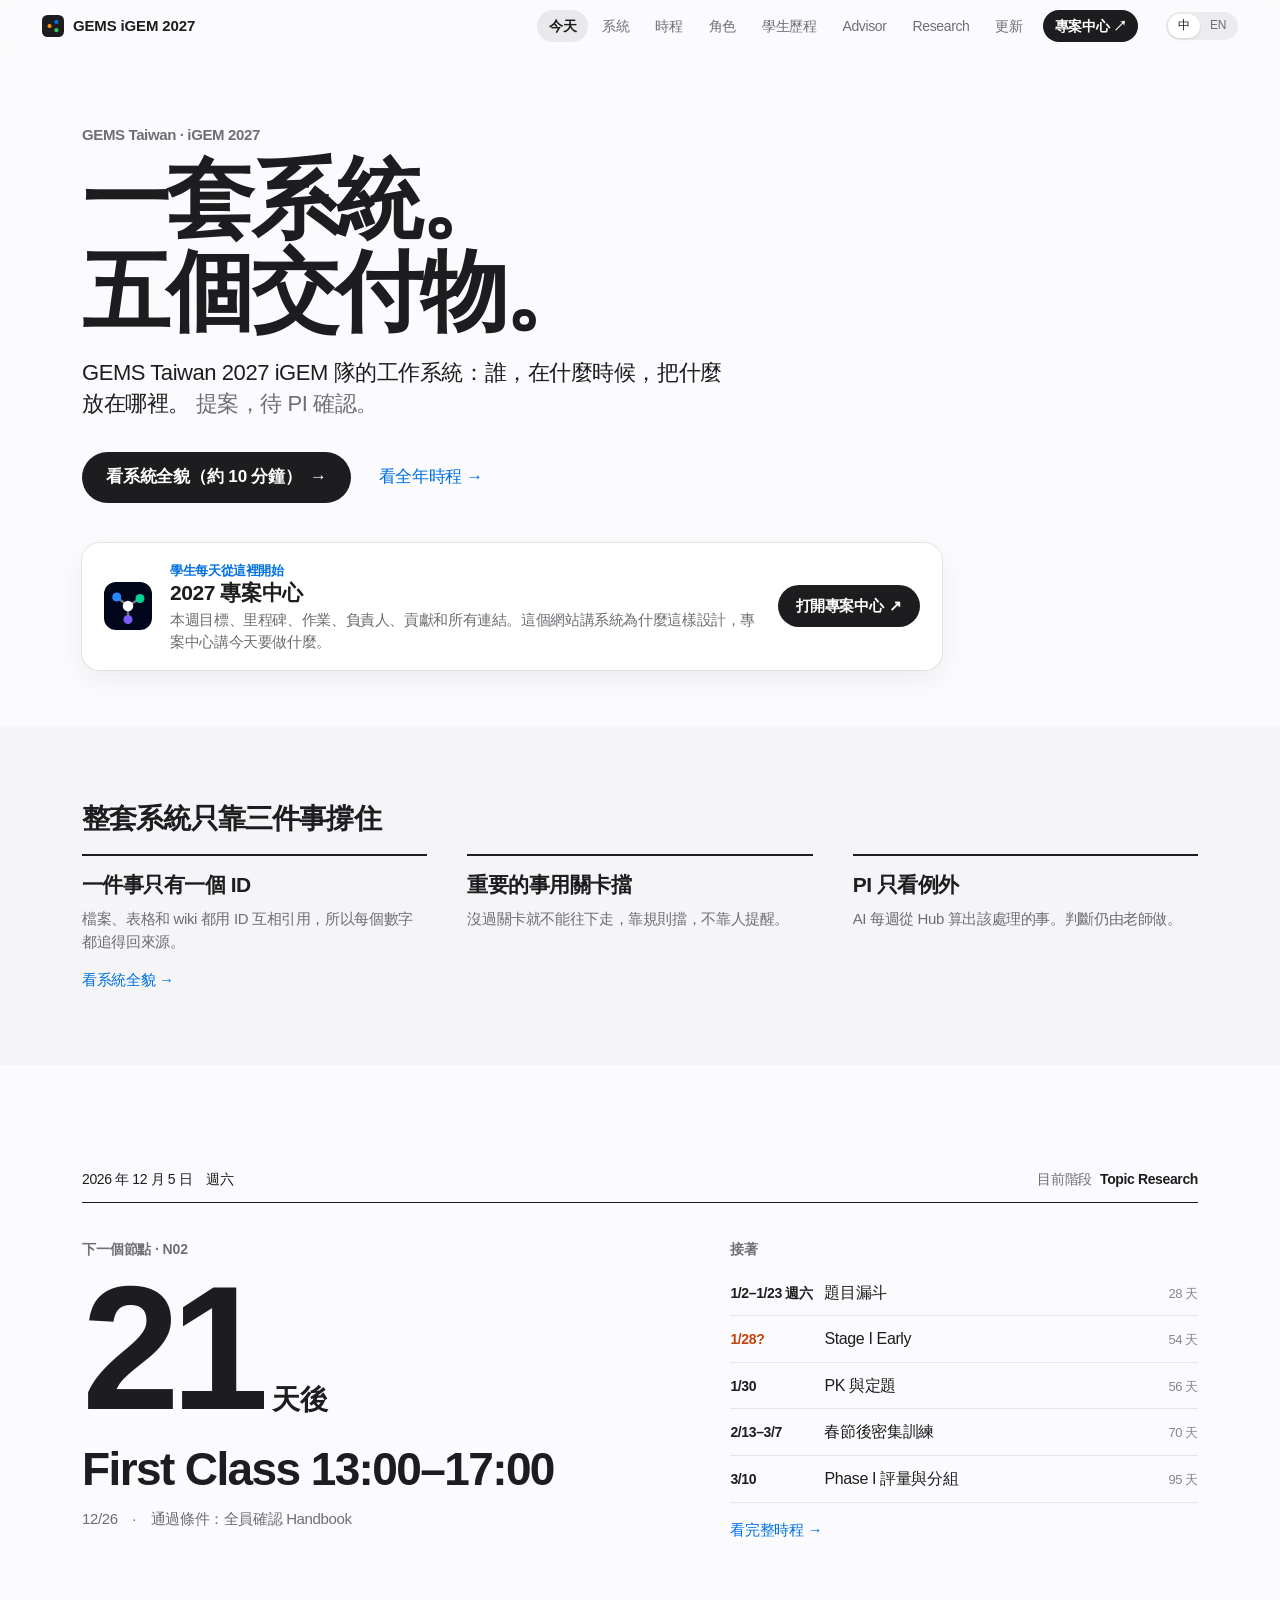
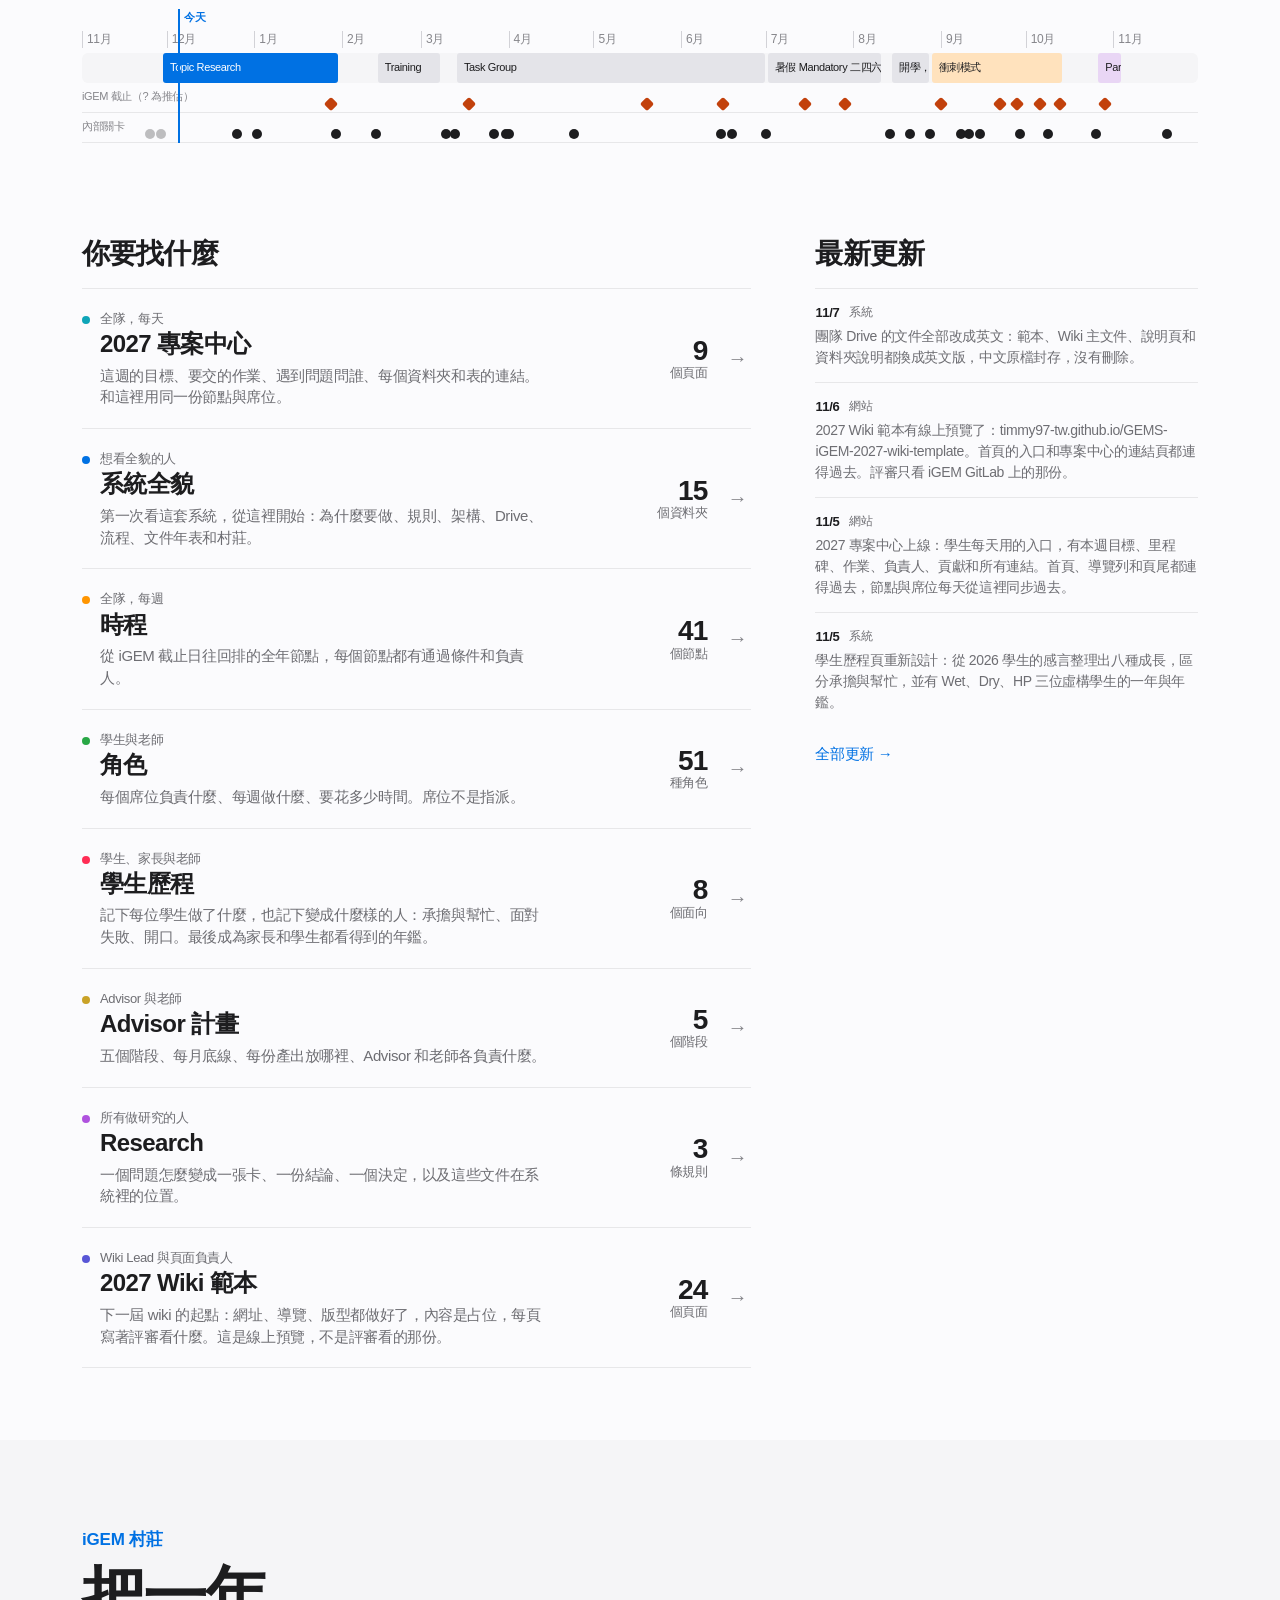
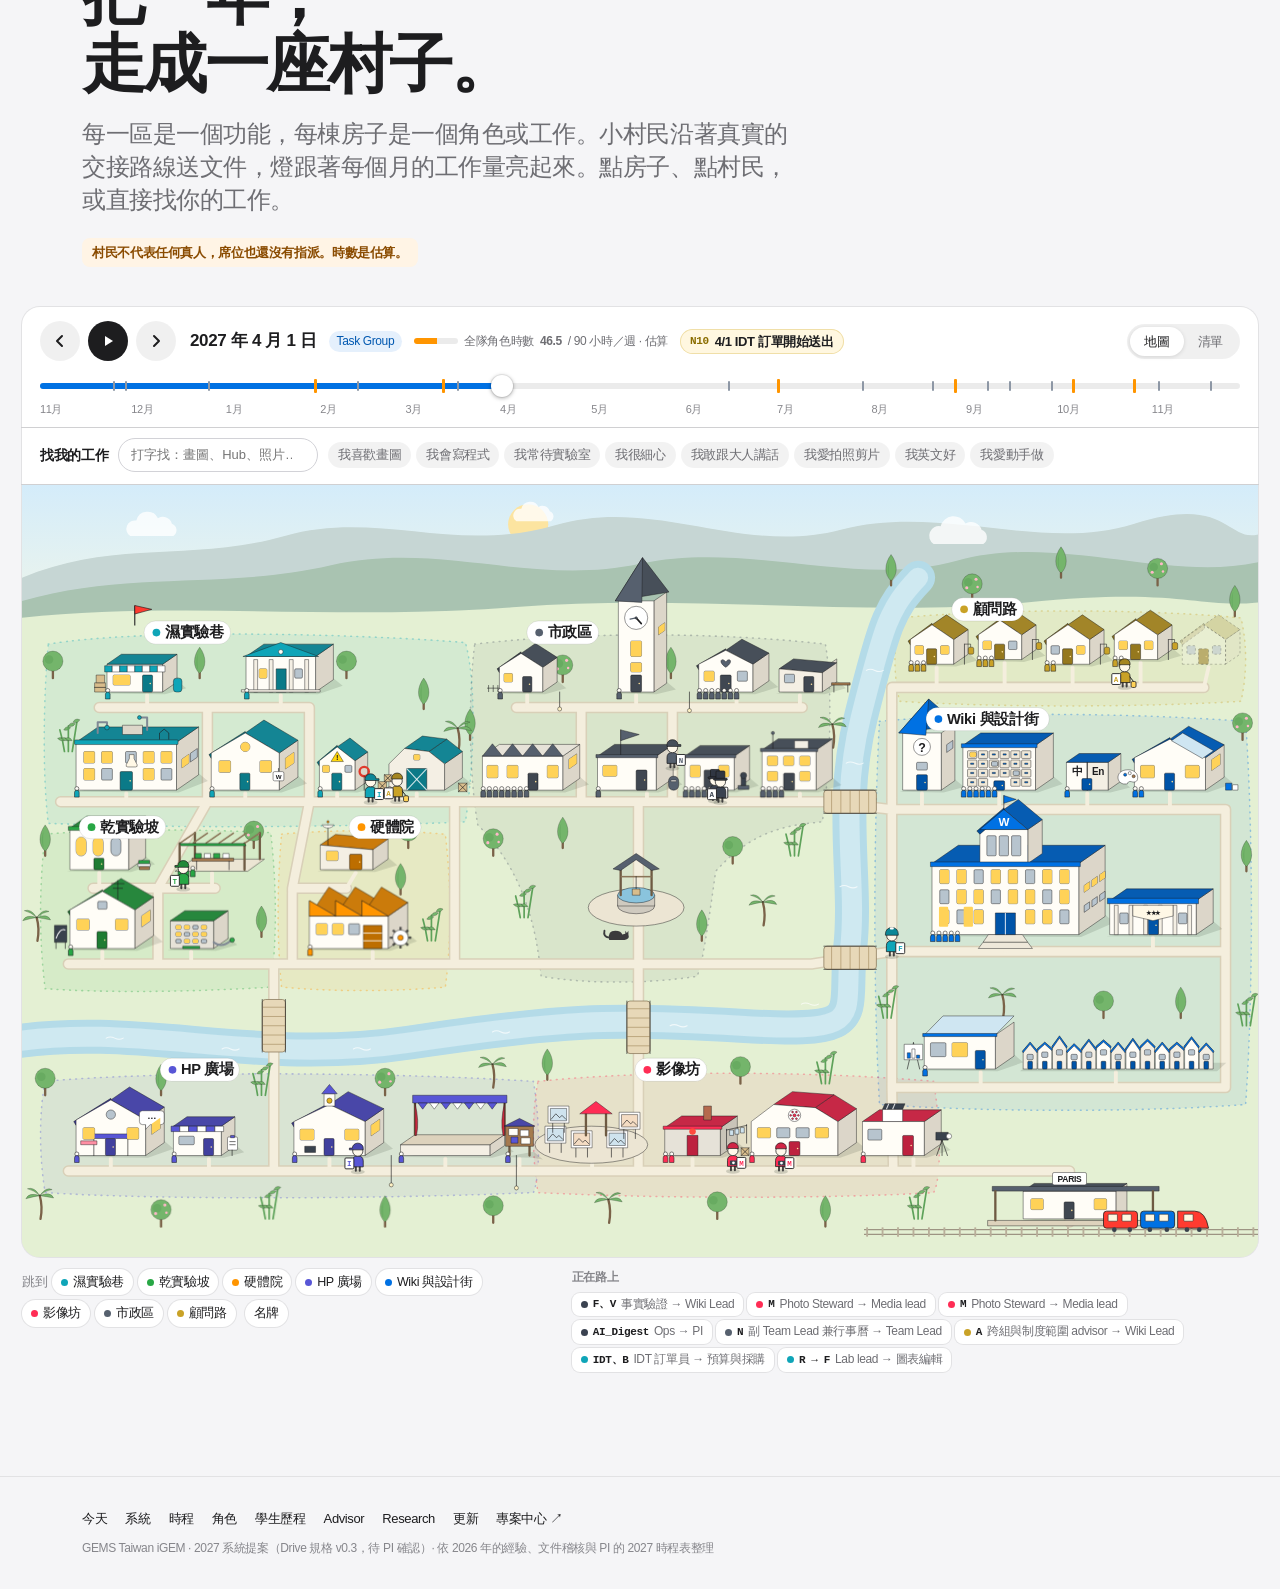
<file: index.html>
<!doctype html>
<html lang="zh-Hant">
<head>
<meta charset="utf-8">
<meta name="viewport" content="width=device-width, initial-scale=1">
<title>GEMS iGEM 2027</title>
<meta name="description" content="How the GEMS Taiwan 2027 iGEM team works: today, the next node, recent updates, and the whole system.">
<link rel="icon" href="data:image/svg+xml,%3Csvg xmlns='http://www.w3.org/2000/svg' viewBox='0 0 32 32'%3E%3Crect width='32' height='32' rx='8' fill='%231d1d1f'/%3E%3Ccircle cx='11' cy='16' r='3' fill='%23ff9500'/%3E%3Ccircle cx='21' cy='10' r='3' fill='%230071e3'/%3E%3Ccircle cx='21' cy='22' r='3' fill='%2334c759'/%3E%3C/svg%3E">
<link rel="stylesheet" href="assets/style.css">
<link rel="stylesheet" href="assets/pages.css">
</head>
<body data-page="home">

<header class="nav" id="nav"></header>

<main id="top">

<section class="lead">
  <div class="today__wrap">
    <p class="lead__eyebrow" data-i18n="hero.eyebrow"></p>
    <h1 class="lead__h" data-i18n="sys.h1"></h1>
    <p class="lead__p"><span data-i18n="home.intro"></span> <em data-i18n="home.proposal"></em></p>
    <p class="lead__cta"><a class="btn" href="system.html"><span data-i18n="home.cta"></span> <span aria-hidden="true">→</span></a><a class="more" href="timeline.html"><span data-i18n="home.cta2"></span> <span aria-hidden="true">→</span></a></p>
    <a class="hubcard" href="https://timmy97-tw.github.io/GEMS-iGEM-2027-Hub/">
      <svg viewBox="0 0 32 32" aria-hidden="true"><rect width="32" height="32" rx="8" fill="#00061c"/><path d="M16 16 8.5 10M16 16l8-5M16 16v9" stroke="#fff" stroke-opacity=".45" stroke-width="1.5"/><circle cx="8.5" cy="10" r="3" fill="#2887ff"/><circle cx="24" cy="11" r="3" fill="#00d492"/><circle cx="16" cy="25" r="3" fill="#7c5cff"/><circle cx="16" cy="16" r="3.5" fill="#fff"/></svg>
      <span class="hubcard__t"><small data-i18n="home.hub.k"></small><b data-i18n="home.hub.t"></b><span data-i18n="home.hub.d"></span></span>
      <span class="hubcard__go"><span data-i18n="home.hub.go"></span> <span aria-hidden="true">↗</span></span>
    </a>
  </div>
</section>

<section class="homesec homesec--ideas">
  <div class="today__wrap">
    <h2 class="homeh" data-i18n="home.chain"></h2>
    <ol class="ideas">
      <li><h3 data-i18n="home.chain.ids"></h3><p data-i18n="home.chain.ids.d"></p></li>
      <li><h3 data-i18n="home.chain.gates"></h3><p data-i18n="home.chain.gates.d"></p></li>
      <li><h3 data-i18n="home.chain.pi"></h3><p data-i18n="home.chain.pi.d"></p></li>
    </ol>
    <a class="more" href="system.html"><span data-i18n="home.chain.more"></span> <span aria-hidden="true">→</span></a>
  </div>
</section>

<section class="today" aria-label="Today">
  <div class="today__wrap">
    <div class="today__meta"><p id="today-date"></p><p class="today__phase" id="today-phase"></p></div>
    <div class="today__grid">
      <div id="today-next"></div>
      <div id="today-after"></div>
    </div>
    <div class="ribbon" id="ribbon" aria-label="Year overview"></div>
  </div>
</section>

<section class="homesec homesec--doors">
  <div class="today__wrap">
    <div class="homecols">
      <div>
        <h2 class="homeh" data-i18n="home.where"></h2>
        <div class="doors" id="home-doors"></div>
      </div>
      <aside>
        <h2 class="homeh" data-i18n="home.updates"></h2>
        <ul class="upds" id="home-updates"></ul>
        <a class="more" href="updates.html"><span data-i18n="home.updates.all"></span> <span aria-hidden="true">→</span></a>
      </aside>
    </div>
  </div>
</section>

<section class="sec sec--alt" id="village">
  <div class="wrap">
    <p class="eyebrow" data-i18n="vg.eyebrow"></p>
    <h2 class="headline" data-i18n="vg.title"></h2>
    <p class="lede" data-i18n="vg.sub"></p>
    <p class="ptag" data-i18n="vg.tag"></p>
  </div>
  <div class="wrap wrap--wide wrap--vg">
    <div class="vg" id="vg-root"></div>
  </div>
</section>

</main>

<footer class="foot" id="foot"></footer>

<script src="assets/data.js"></script>
<script src="assets/updates.js"></script>
<script src="assets/site.js"></script>
<script src="assets/village.js"></script>
<script src="assets/app.js"></script>
</body>
</html>
</file>
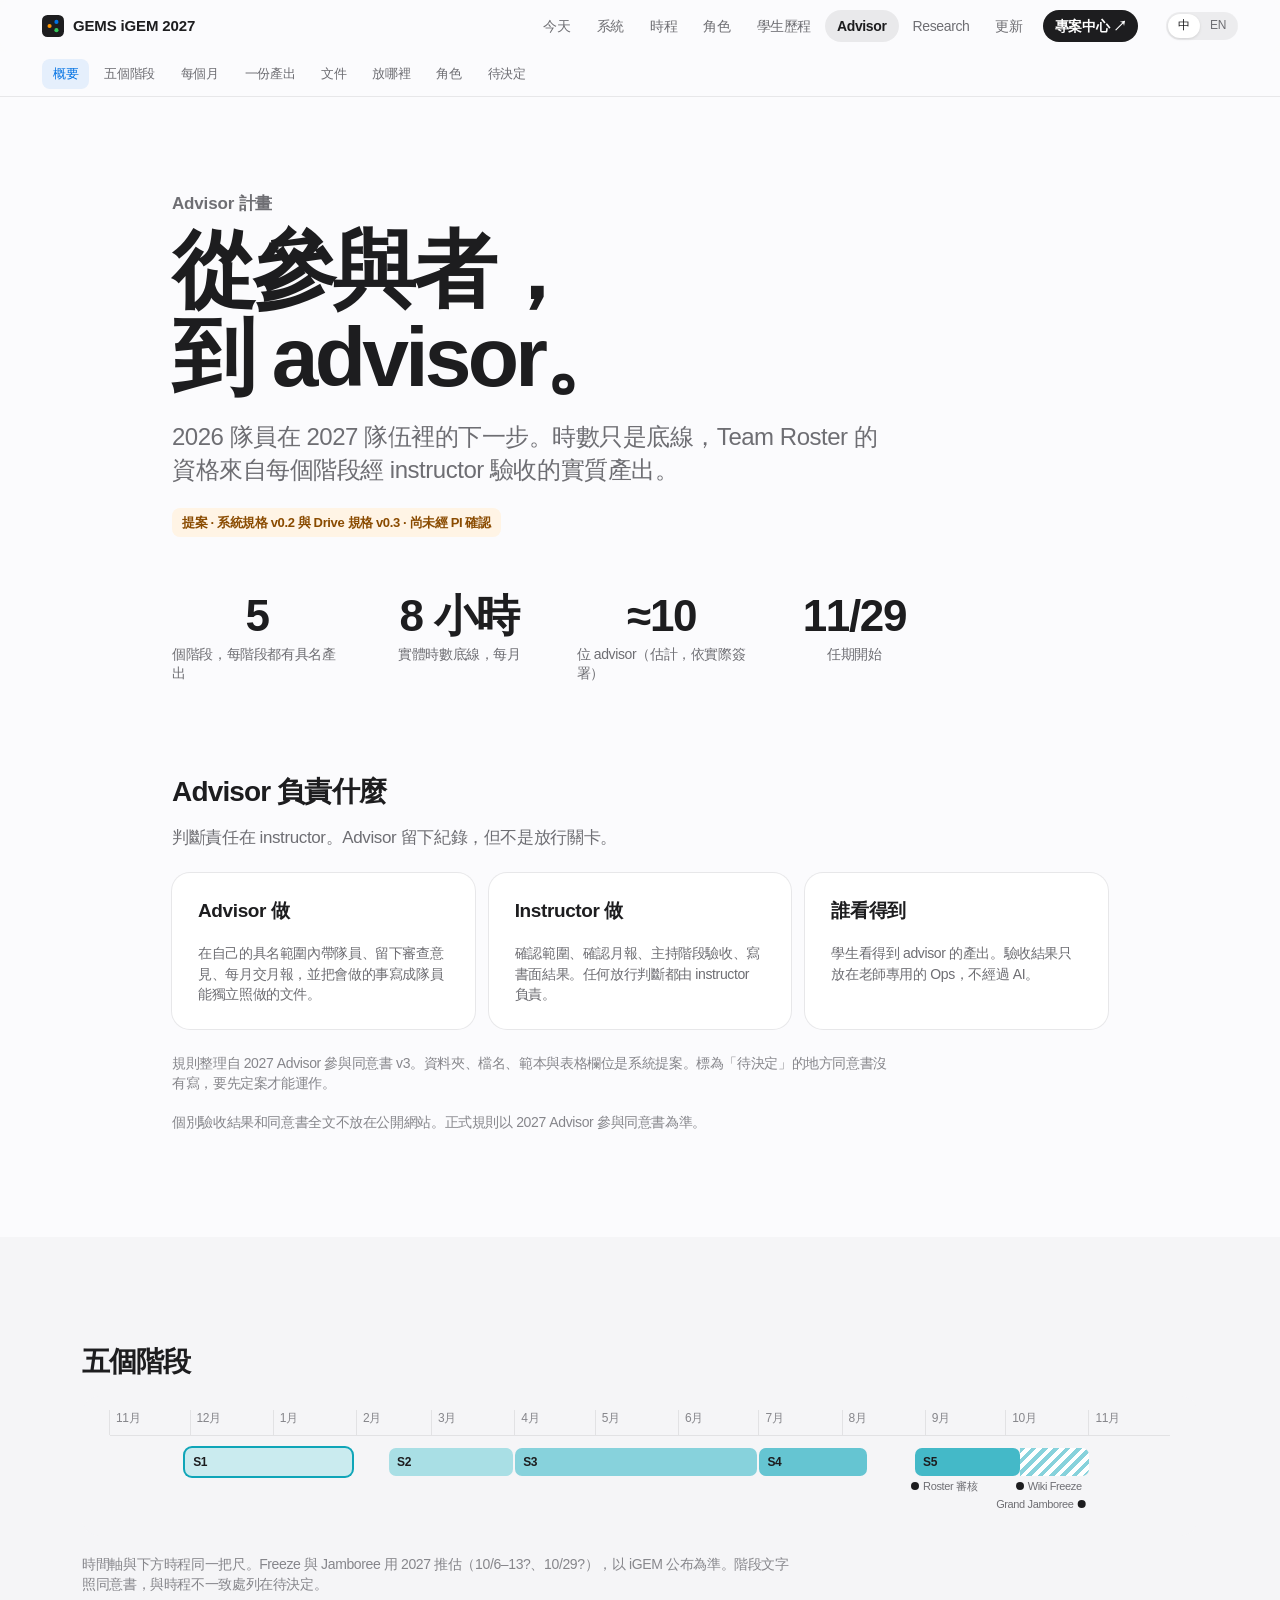
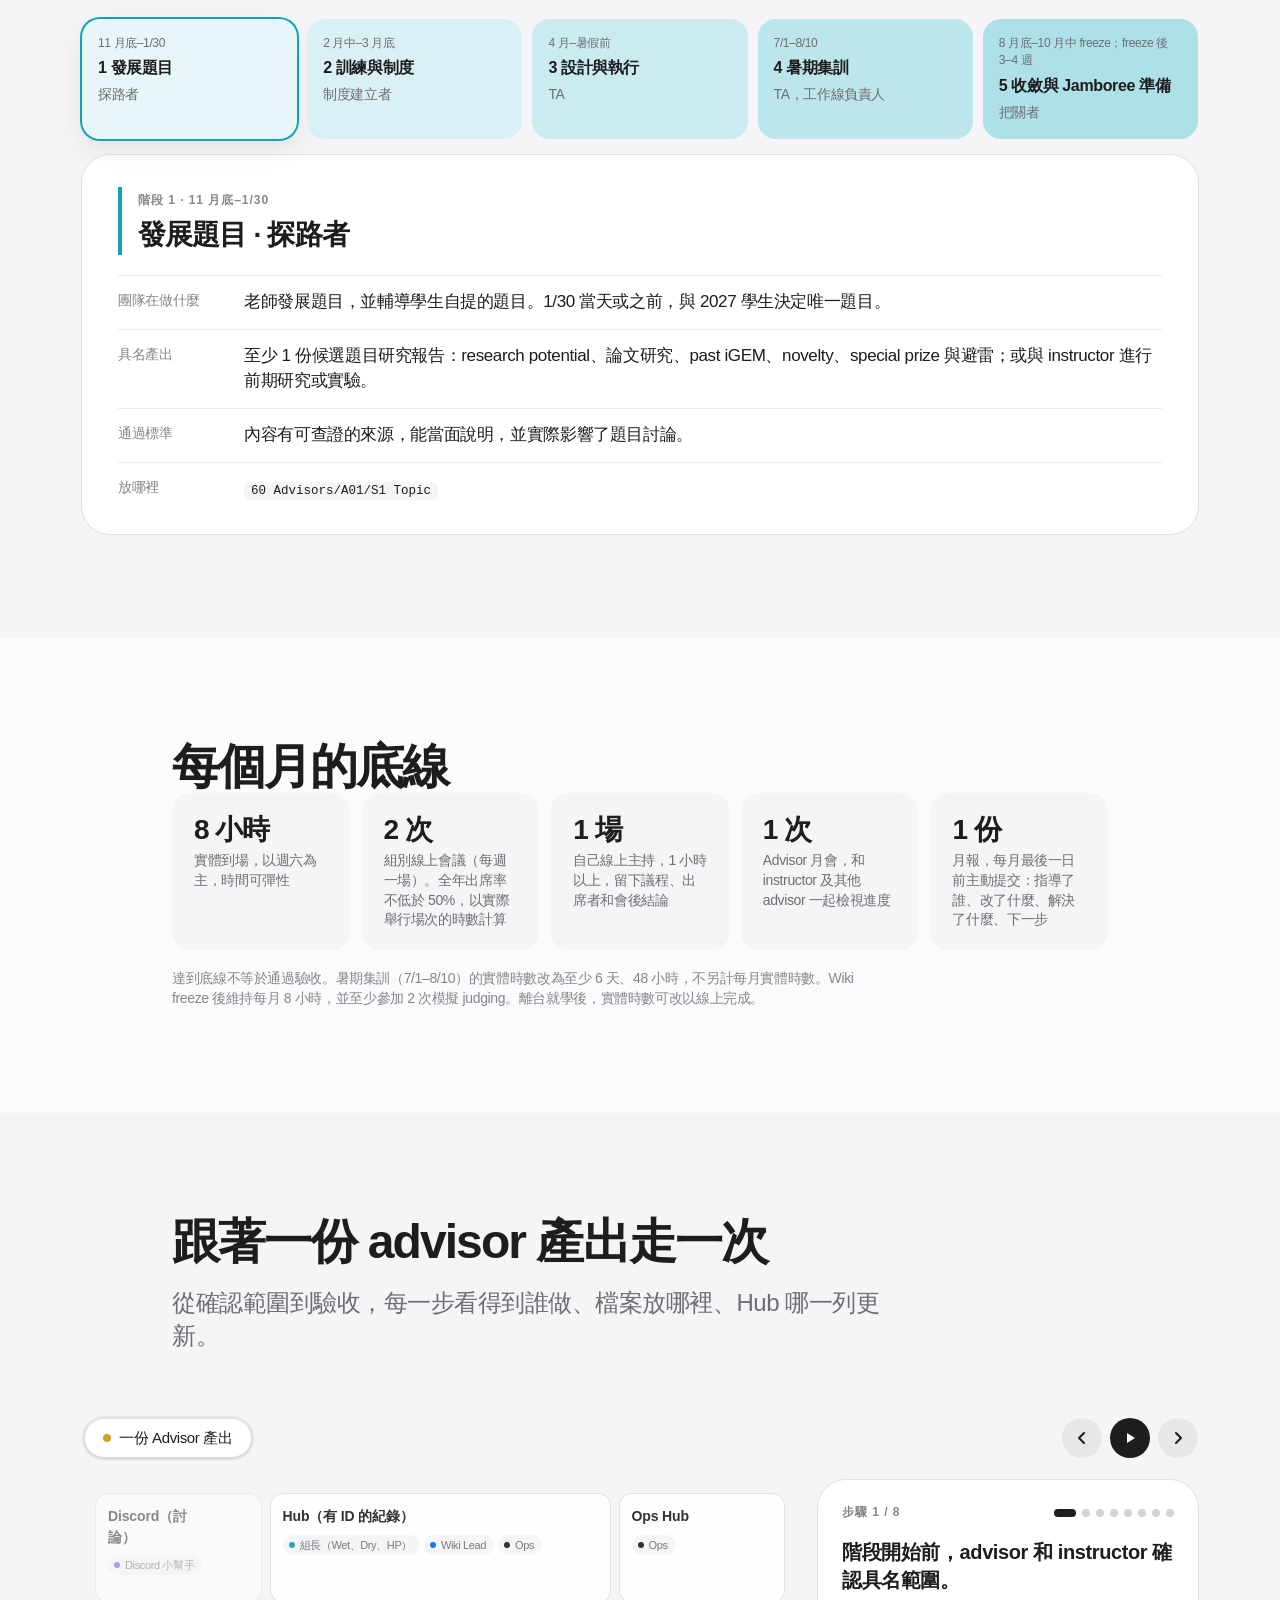
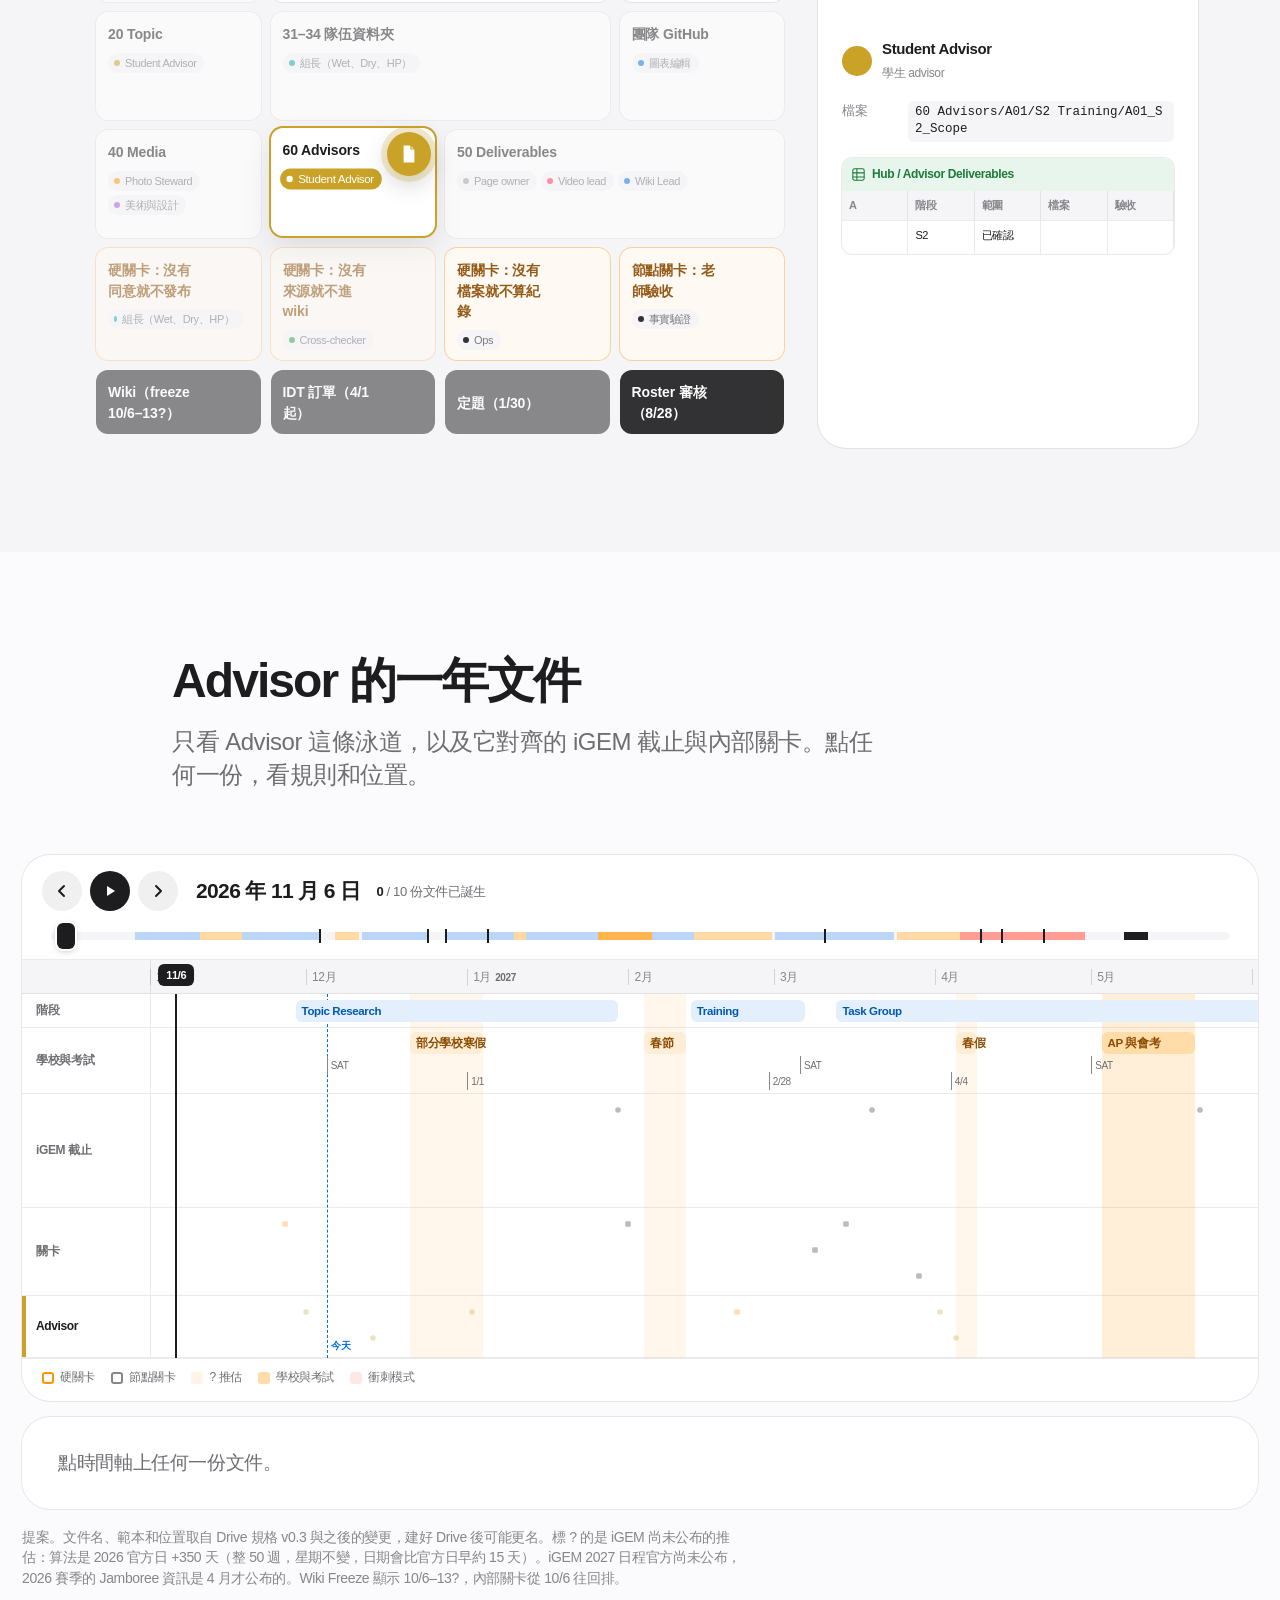
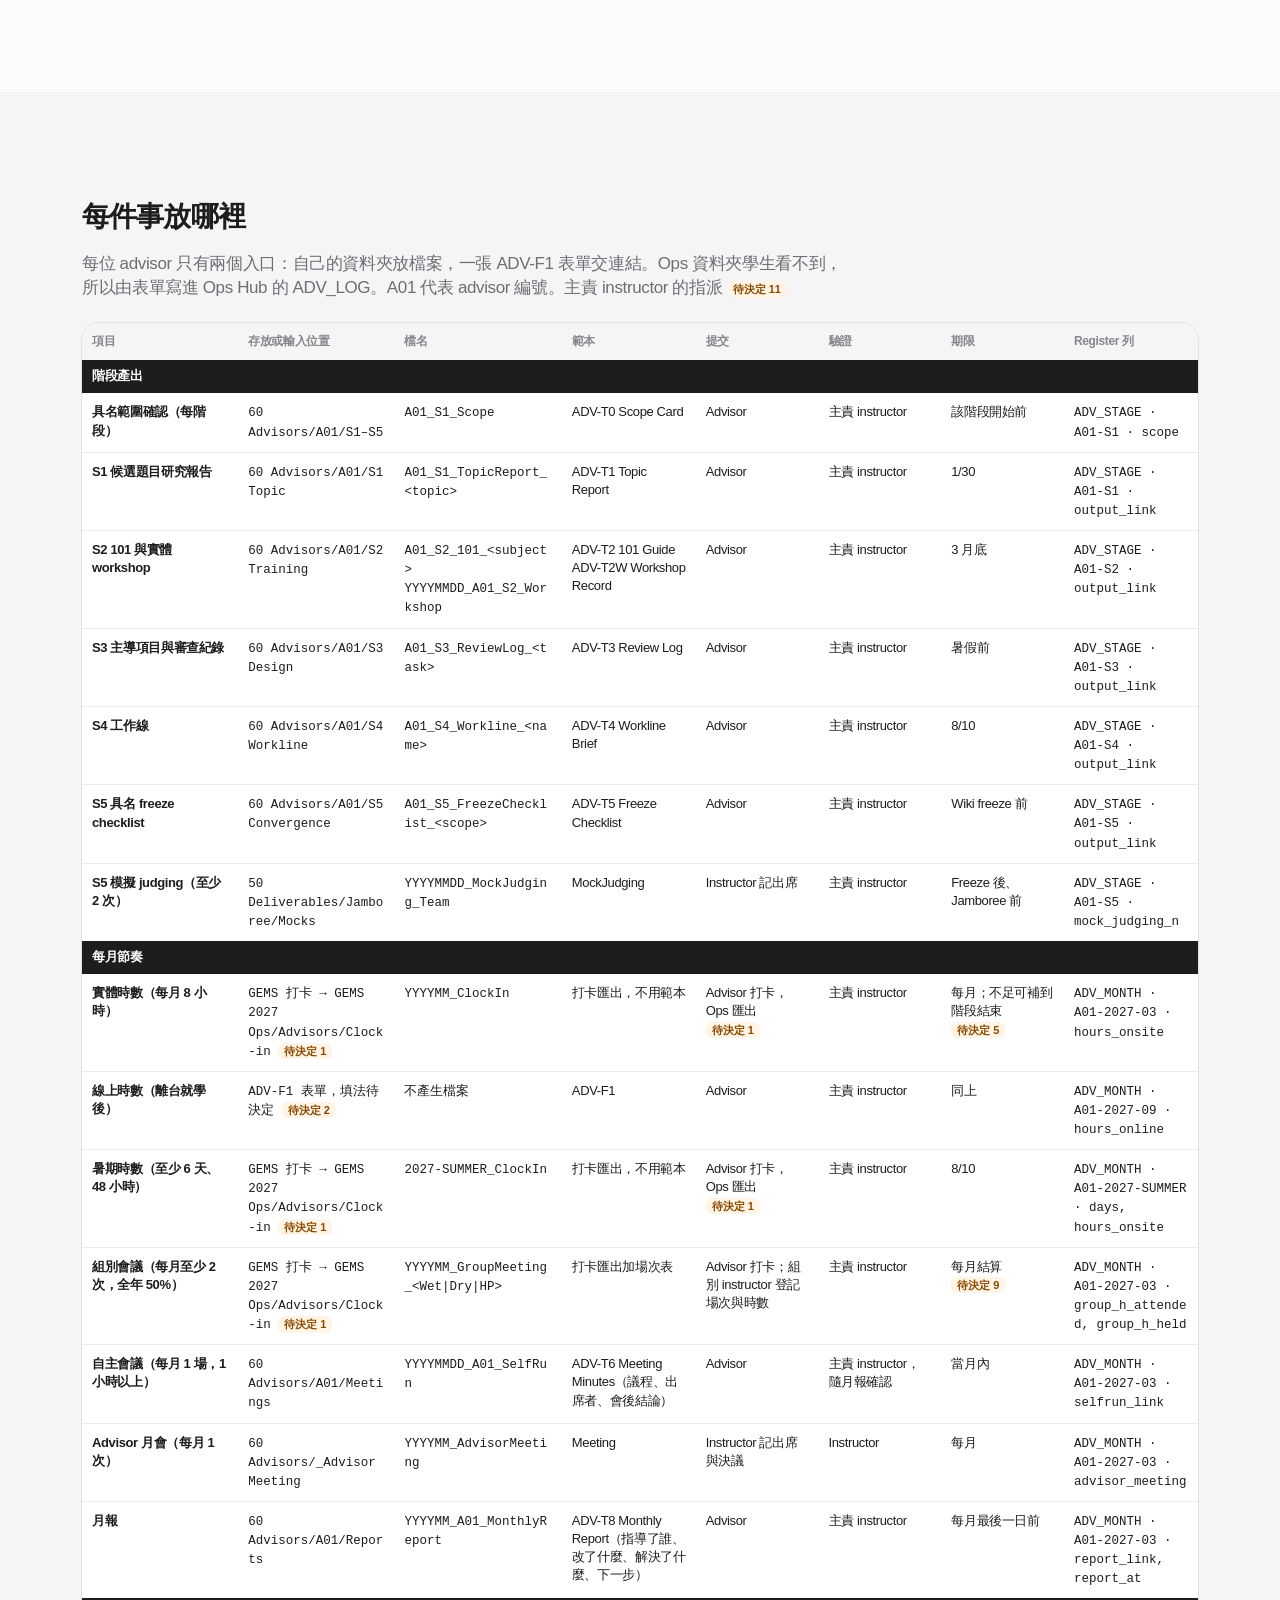
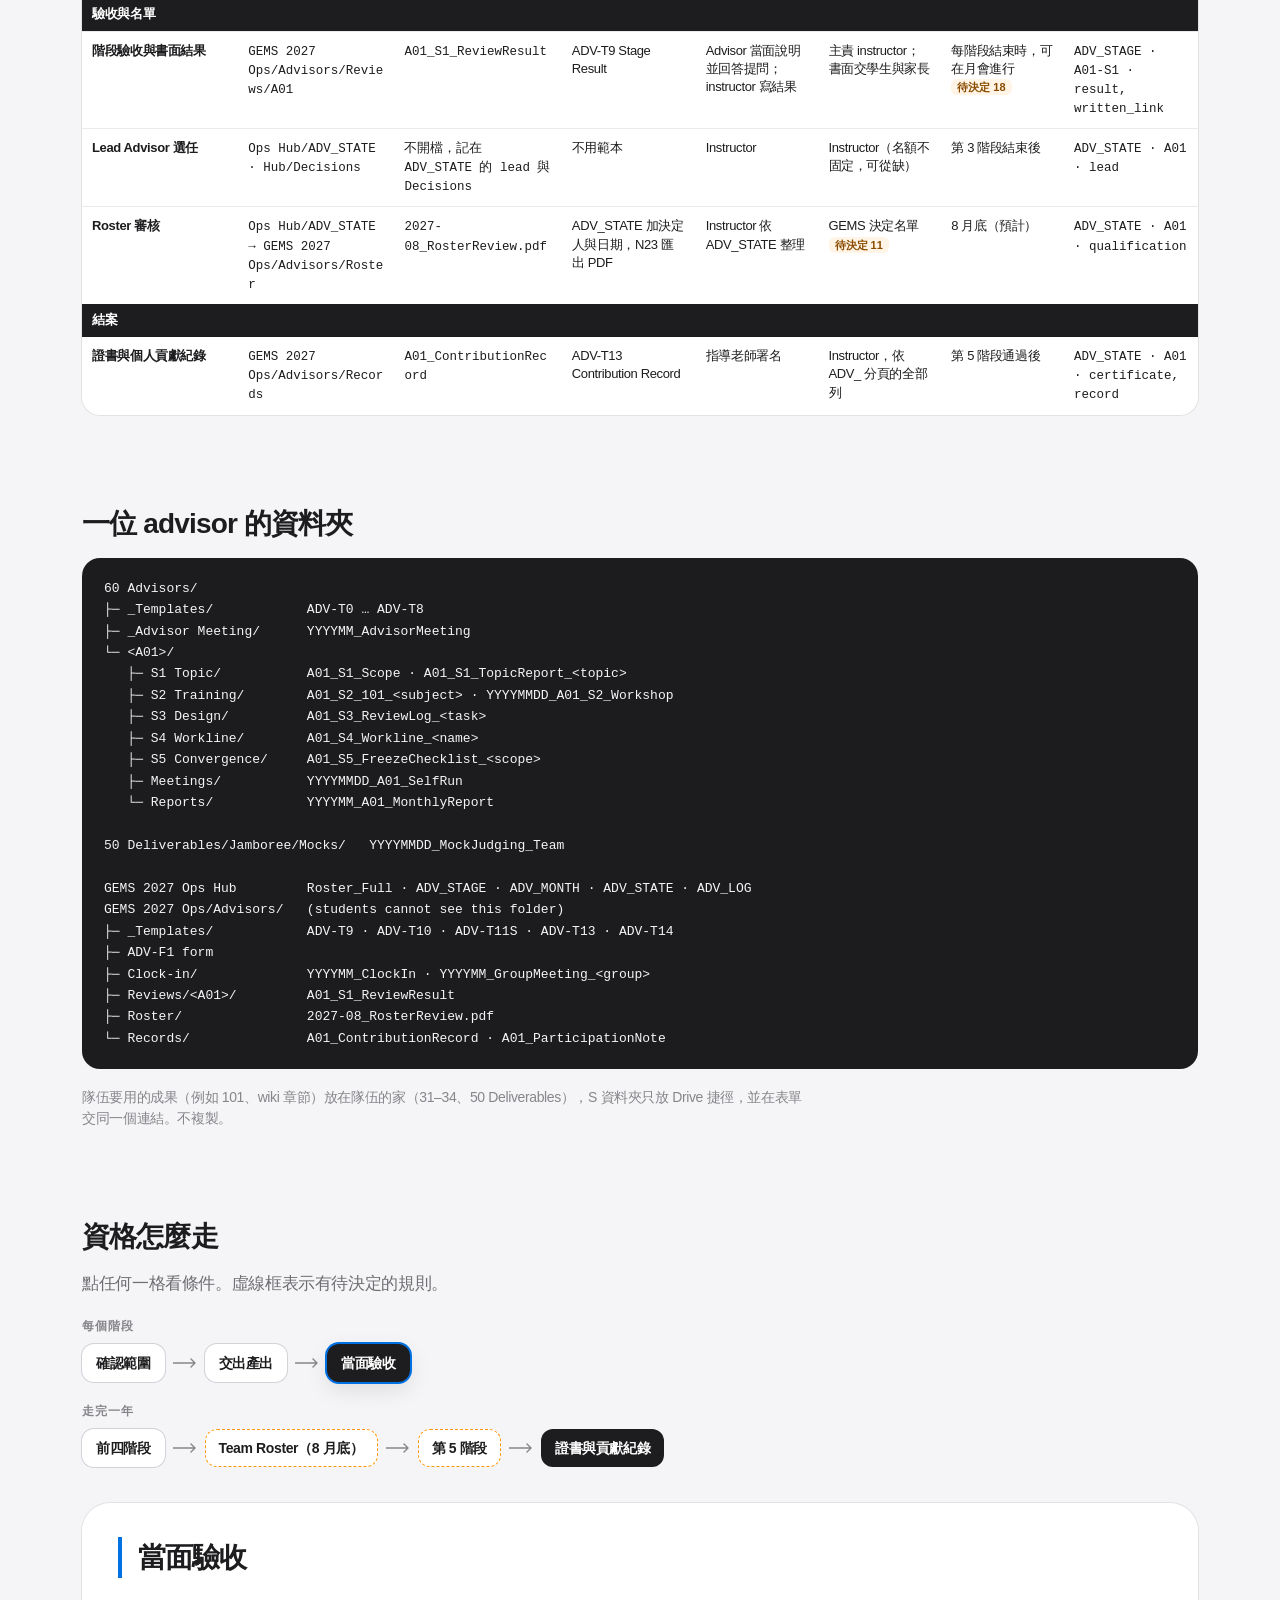
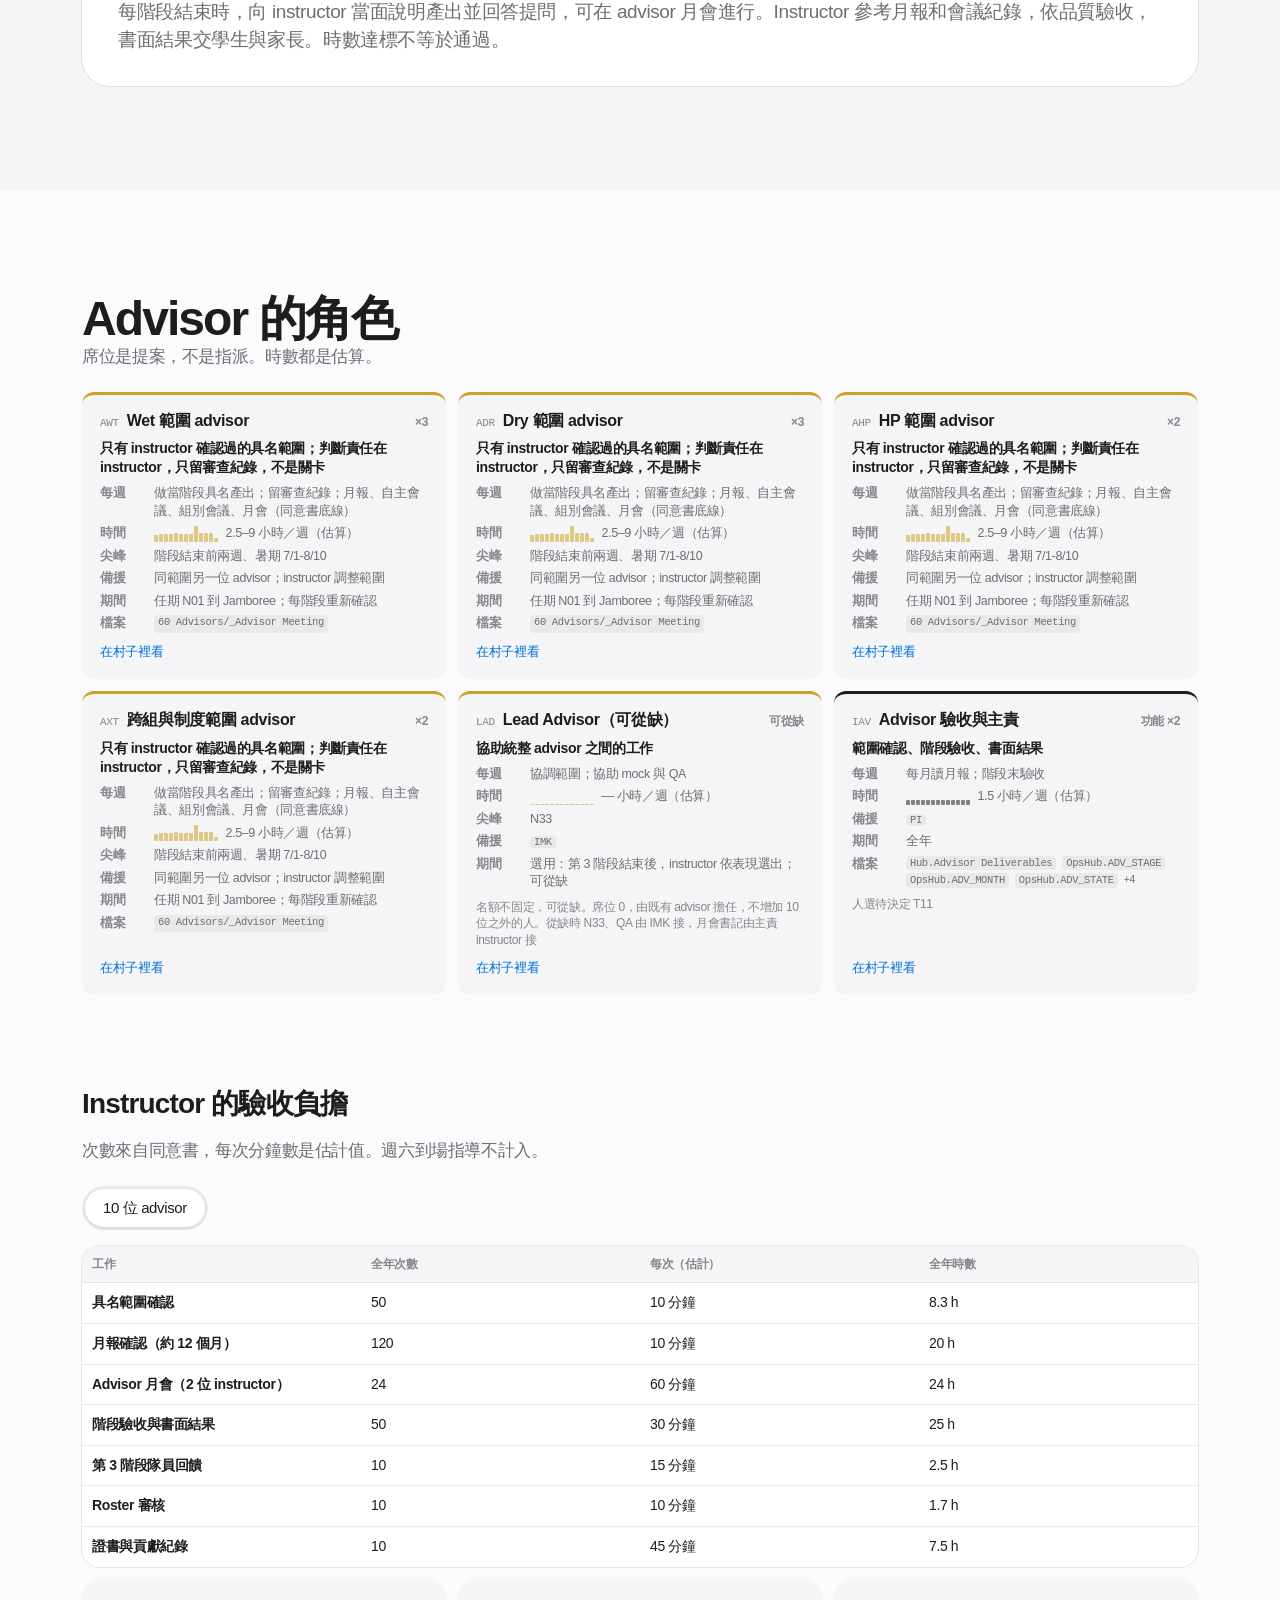
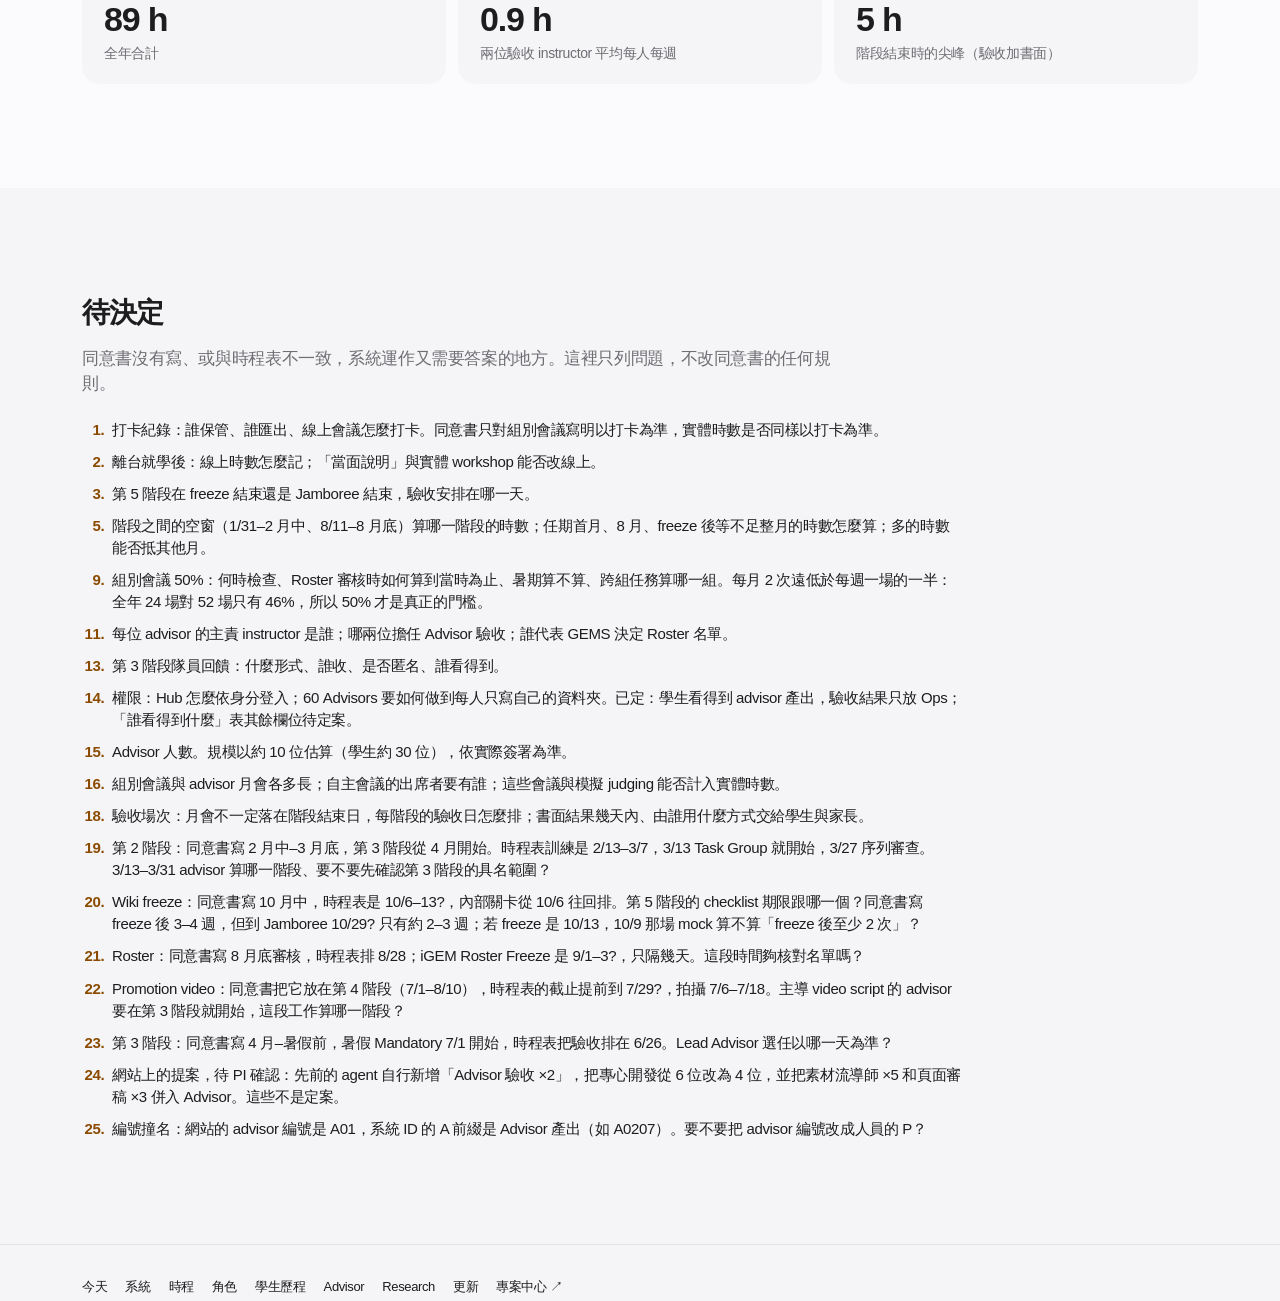
<file: advisors.html>
<!doctype html>
<html lang="zh-Hant">
<head>
<meta charset="utf-8">
<meta name="viewport" content="width=device-width, initial-scale=1">
<title>Advisor 計畫 · GEMS iGEM 2027</title>
<meta name="description" content="The GEMS iGEM 2027 Student Advisor programme: stages, monthly rhythm, outputs, documents and roles.">
<link rel="icon" href="data:image/svg+xml,%3Csvg xmlns='http://www.w3.org/2000/svg' viewBox='0 0 32 32'%3E%3Crect width='32' height='32' rx='8' fill='%231d1d1f'/%3E%3Ccircle cx='11' cy='16' r='3' fill='%23ff9500'/%3E%3Ccircle cx='21' cy='10' r='3' fill='%230071e3'/%3E%3Ccircle cx='21' cy='22' r='3' fill='%2334c759'/%3E%3C/svg%3E">
<link rel="stylesheet" href="assets/style.css">
<link rel="stylesheet" href="assets/pages.css">
</head>
<body data-page="advisors">

<header class="nav" id="nav"></header>
<nav class="subnav" aria-label="On this page"><div class="subnav__in"><a href="#overview" data-i18n="sub.overview"></a><a href="#stages" data-i18n="sub.stages"></a><a href="#monthly" data-i18n="sub.month"></a><a href="#flow" data-i18n="sub.output"></a><a href="#year" data-i18n="sub.docs"></a><a href="#where" data-i18n="sub.map"></a><a href="#adv-people" data-i18n="sub.roles"></a><a href="#decide" data-i18n="sub.tbd"></a></div></nav>

<main id="top">

<section class="phead" id="overview">
  <div class="wrap">
    <p class="eyebrow" data-i18n="adv.eyebrow"></p>
    <h1 class="display" data-i18n="adv.h1"></h1>
    <p class="lede" data-i18n="adv.sub"></p>
    <p class="ptag" data-i18n="sys.tag"></p>
    <div class="stats stats--left" id="adv-glance"></div>
    <h2 class="adv__h" data-i18n="adv.bound"></h2>
    <p class="adv__p" data-i18n="adv.bound.sub"></p>
    <div class="boundgrid" id="adv-bound"></div>
    <p class="note" data-i18n="adv.source"></p>
    <p class="note" data-i18n="adv.detail"></p>
  </div>
</section>

<section class="sec sec--alt" id="advisor">
  <div class="wrap wrap--flush" id="stages">
    <h3 class="adv__h adv__h--first" data-i18n="adv.stages"></h3>
    <div class="advtrack" id="adv-track"></div>
    <p class="note" data-i18n="adv.stages.note"></p>
    <div class="advstages" id="adv-stages"></div>
    <div class="panel" id="adv-stage-panel" aria-live="polite"></div>
  </div>
</section>

<section class="sec" id="monthly">
  <div class="wrap">
    <h2 class="headline headline--s" data-i18n="adv.month.h"></h2>
    <div class="advfloor" id="adv-floor"></div>
    <p class="note" data-i18n="adv.floor.note"></p>
  </div>
</section>

<section class="sec sec--alt" id="flow">
  <div class="wrap">
    <h2 class="headline headline--s" data-i18n="adv.output.h"></h2>
    <p class="lede" data-i18n="adv.output.sub"></p>
  </div>
  <div class="wrap wrap--wide">
    <div class="flow__bar">
      <div class="seg" id="flow-tabs" data-only="adv" role="tablist"></div>
      <div class="flow__ctl">
        <button id="flow-prev" class="ctl"><svg viewBox="0 0 16 16"><path d="M10 3 5 8l5 5"/></svg></button>
        <button id="flow-play" class="ctl ctl--main"><svg viewBox="0 0 16 16" class="i-play"><path d="M5 3v10l8-5z"/></svg><svg viewBox="0 0 16 16" class="i-pause"><path d="M5 3v10M11 3v10"/></svg></button>
        <button id="flow-next" class="ctl"><svg viewBox="0 0 16 16"><path d="m6 3 5 5-5 5"/></svg></button>
      </div>
    </div>
    <div class="flow">
      <div class="board" id="board">
        <svg class="board__trail" id="board-trail" aria-hidden="true"></svg>
        <div class="board__token" id="token"></div>
      </div>
      <div class="fpanel" id="fpanel" aria-live="polite"></div>
    </div>
  </div>

</section>

<section class="sec" id="year">
  <div class="wrap">
    <h2 class="headline headline--s" data-i18n="adv.docs.h"></h2>
    <p class="lede" data-i18n="adv.docs.sub"></p>
  </div>
  <div class="wrap wrap--wide wrap--xl">
    <div class="yr" id="yr" data-lanes="adv">
      <div class="yr__bar">
        <div class="flow__ctl">
          <button id="yr-prev" class="ctl"><svg viewBox="0 0 16 16"><path d="M10 3 5 8l5 5"/></svg></button>
          <button id="yr-play" class="ctl ctl--main"><svg viewBox="0 0 16 16" class="i-play"><path d="M5 3v10l8-5z"/></svg><svg viewBox="0 0 16 16" class="i-pause"><path d="M5 3v10M11 3v10"/></svg></button>
          <button id="yr-next" class="ctl"><svg viewBox="0 0 16 16"><path d="m6 3 5 5-5 5"/></svg></button>
        </div>
        <div class="yr__now" id="yr-now"></div>
      </div>
      <div class="yr__scrub">
        <div class="yr__mini" id="yr-mini" aria-hidden="true"></div>
        <input type="range" id="yr-range" min="0" max="394" step="1" value="0">
      </div>
      <div class="yr__scroll" id="yr-scroll"><div class="yr__in" id="yr-in"></div></div>
      <div class="yr__legend" id="yr-legend"></div>
    </div>
    <div class="panel" id="yr-panel" aria-live="polite"></div>
    <p class="note" data-i18n="year.note"></p>
  </div>

</section>

<section class="sec sec--alt" id="where">
  <div class="wrap wrap--flush">
    <h3 class="adv__h adv__h--first" data-i18n="adv.map"></h3>
    <p class="adv__p" data-i18n="adv.map.sub"></p>
    <div id="adv-map"></div>

    <h3 class="adv__h" data-i18n="adv.tree"></h3>
    <pre class="advtree" id="adv-tree"></pre>
    <p class="note" data-i18n="adv.tree.note"></p>
    <h3 class="adv__h" data-i18n="adv.state"></h3>
    <p class="adv__p" data-i18n="adv.state.sub"></p>
    <div class="advstate" id="adv-state"></div>
    <div class="panel" id="adv-state-panel" aria-live="polite"></div>
  </div>
</section>

<section class="sec" id="adv-people">
  <div class="wrap wrap--flush">
    <h2 class="headline headline--s" data-i18n="adv.roles.h"></h2>
    <p class="adv__p" data-i18n="adv.roles.sub"></p>
    <div class="rcg__grid" id="adv-roles"></div>
    <h3 class="adv__h" data-i18n="adv.load"></h3>
    <p class="adv__p" data-i18n="adv.load.sub"></p>
    <div class="seg advload__seg" id="adv-load-tabs" role="tablist"></div>
    <div id="adv-load"></div>
  </div>
</section>

<section class="sec sec--alt" id="decide">
  <div class="wrap wrap--flush">
    <h3 class="adv__h adv__h--first" id="adv-tbd" data-i18n="adv.tbd"></h3>
    <p class="adv__p" data-i18n="adv.tbd.sub"></p>
    <ol class="advtbd" id="adv-tbd-list"></ol>
  </div>
</section>

</main>

<footer class="foot" id="foot"></footer>

<script src="assets/data.js"></script>
<script src="assets/updates.js"></script>
<script src="assets/site.js"></script>
<script src="assets/app.js"></script>
</body>
</html>
</file>
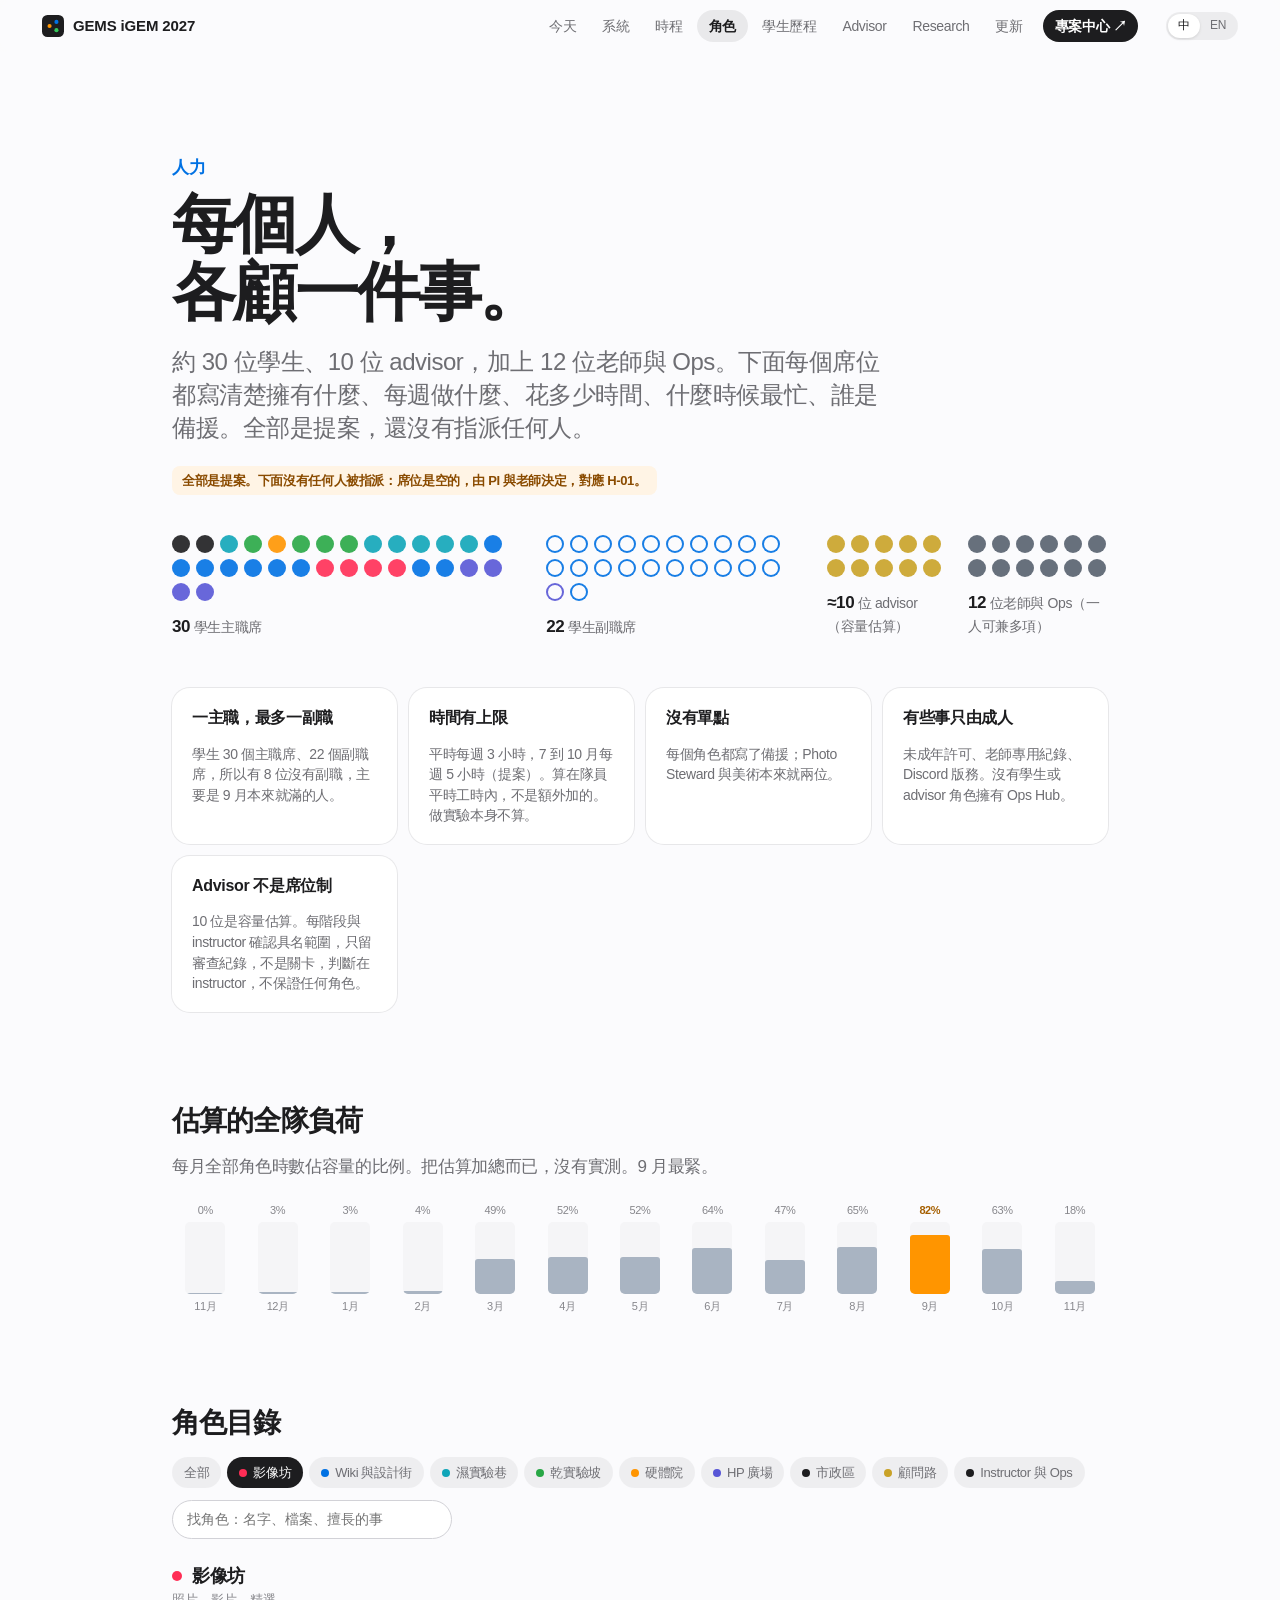
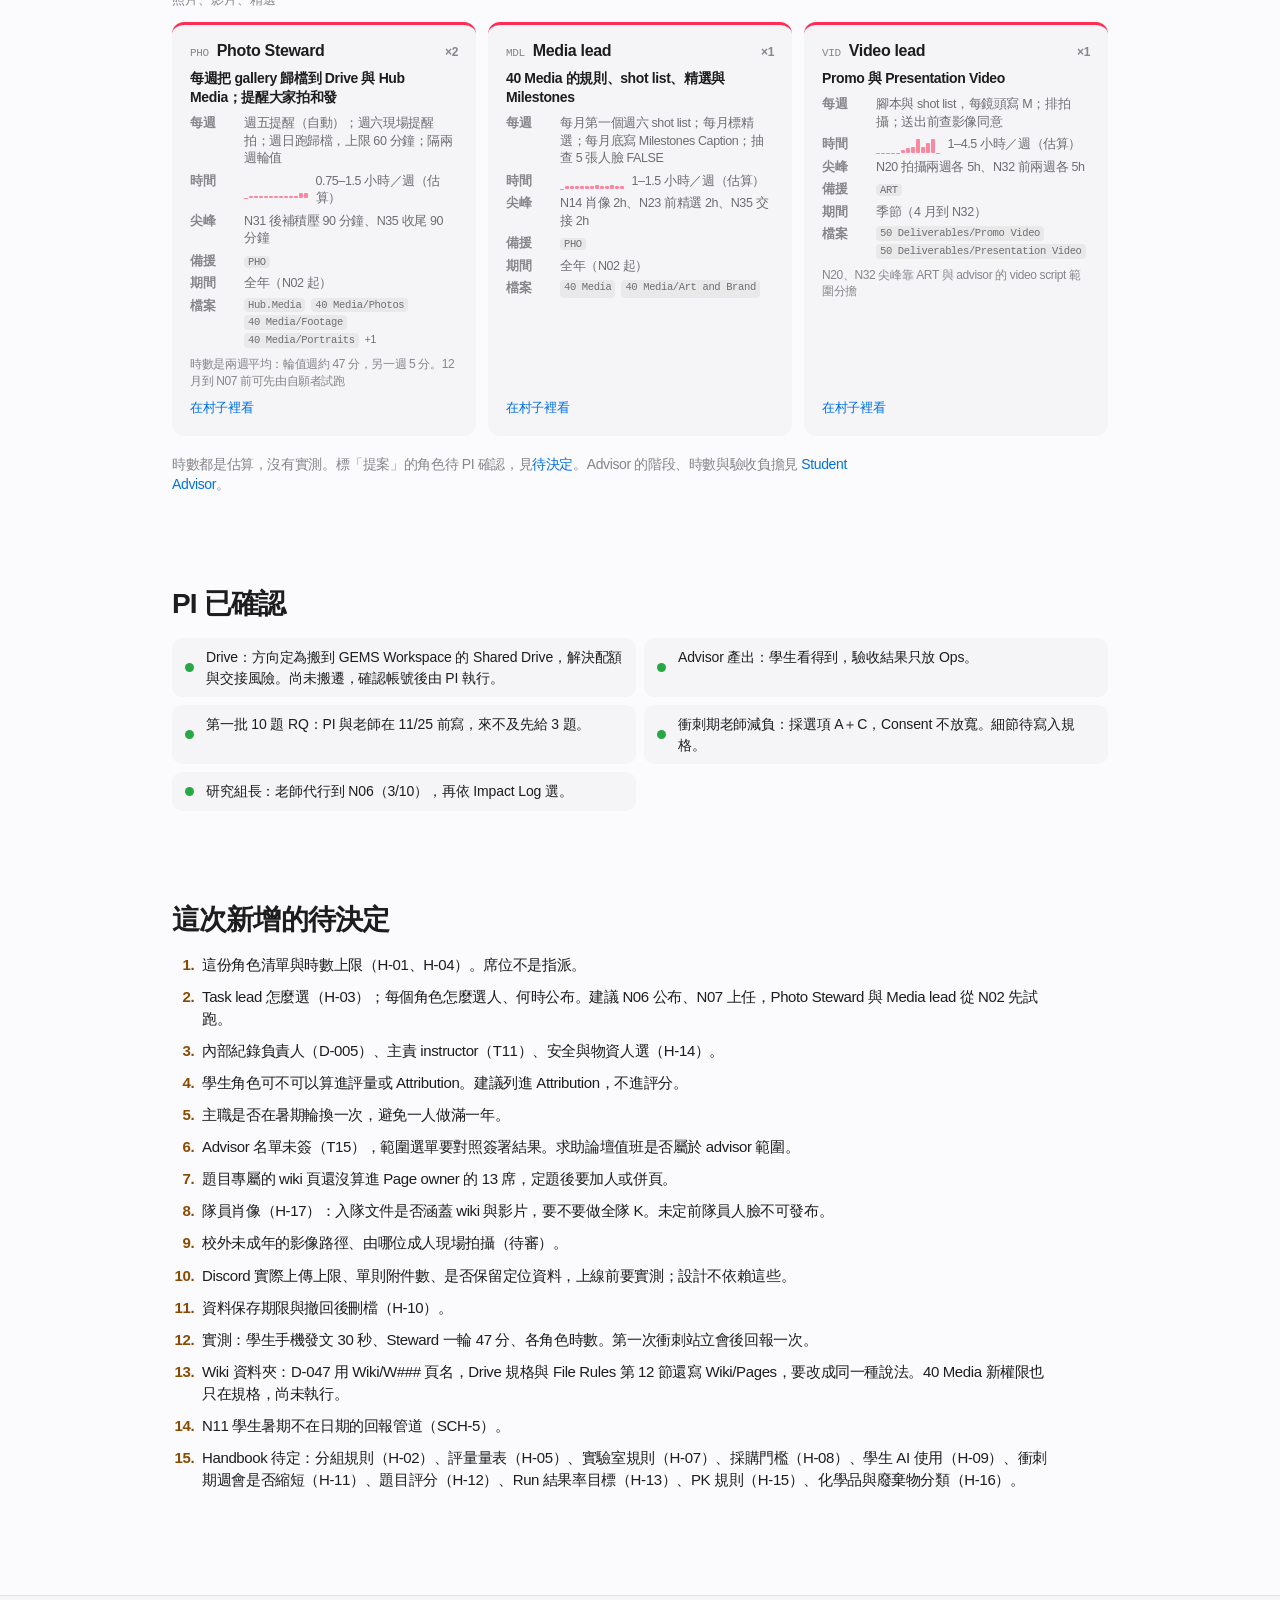
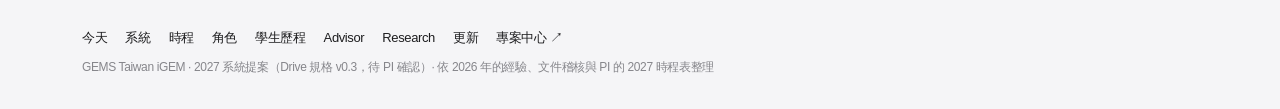
<file: people.html>
<!doctype html>
<html lang="zh-Hant">
<head>
<meta charset="utf-8">
<meta name="viewport" content="width=device-width, initial-scale=1">
<title>角色 · GEMS iGEM 2027</title>
<meta name="description" content="Roles in the GEMS iGEM 2027 team system. Seats are proposals, not assignments.">
<link rel="icon" href="data:image/svg+xml,%3Csvg xmlns='http://www.w3.org/2000/svg' viewBox='0 0 32 32'%3E%3Crect width='32' height='32' rx='8' fill='%231d1d1f'/%3E%3Ccircle cx='11' cy='16' r='3' fill='%23ff9500'/%3E%3Ccircle cx='21' cy='10' r='3' fill='%230071e3'/%3E%3Ccircle cx='21' cy='22' r='3' fill='%2334c759'/%3E%3C/svg%3E">
<link rel="stylesheet" href="assets/style.css">
<link rel="stylesheet" href="assets/pages.css">
</head>
<body data-page="people">

<header class="nav" id="nav"></header>

<main id="top">

<section class="sec" id="people">
  <div class="wrap">
    <p class="eyebrow" data-i18n="ppl.eyebrow"></p>
    <h2 class="headline" data-i18n="ppl.title"></h2>
    <p class="lede" data-i18n="ppl.sub"></p>
    <p class="ptag" id="ppl-tag"></p>
    <div class="crowd crowd--4" id="crowd"></div>
    <div class="rules5" id="ppl-rules"></div>
    <div class="pl">
      <h3 class="adv__h" data-i18n="ppl.load"></h3>
      <p class="adv__p" data-i18n="ppl.load.sub"></p>
      <div class="pl__chart" id="ppl-load"></div>
    </div>
    <h3 class="adv__h" data-i18n="ppl.cat"></h3>
    <div class="pp__bar">
      <div class="pp__tabs" id="ppl-tabs"></div>
      <input class="pp__q" id="ppl-q" type="search" autocomplete="off">
    </div>
    <div id="ppl-list"></div>
    <p class="note" data-i18n="ppl.note"></p>
    <h3 class="adv__h" id="ppl-decided-h" data-i18n="ppl.decided"></h3>
    <ul class="alist alist--ok" id="ppl-decided"></ul>
    <h3 class="adv__h" id="ppl-tbd-h" data-i18n="ppl.tbd"></h3>
    <ol class="advtbd" id="ppl-tbd"></ol>
  </div>
</section>

</main>

<footer class="foot" id="foot"></footer>

<script src="assets/data.js"></script>
<script src="assets/updates.js"></script>
<script src="assets/site.js"></script>
<script src="assets/app.js"></script>
</body>
</html>
</file>
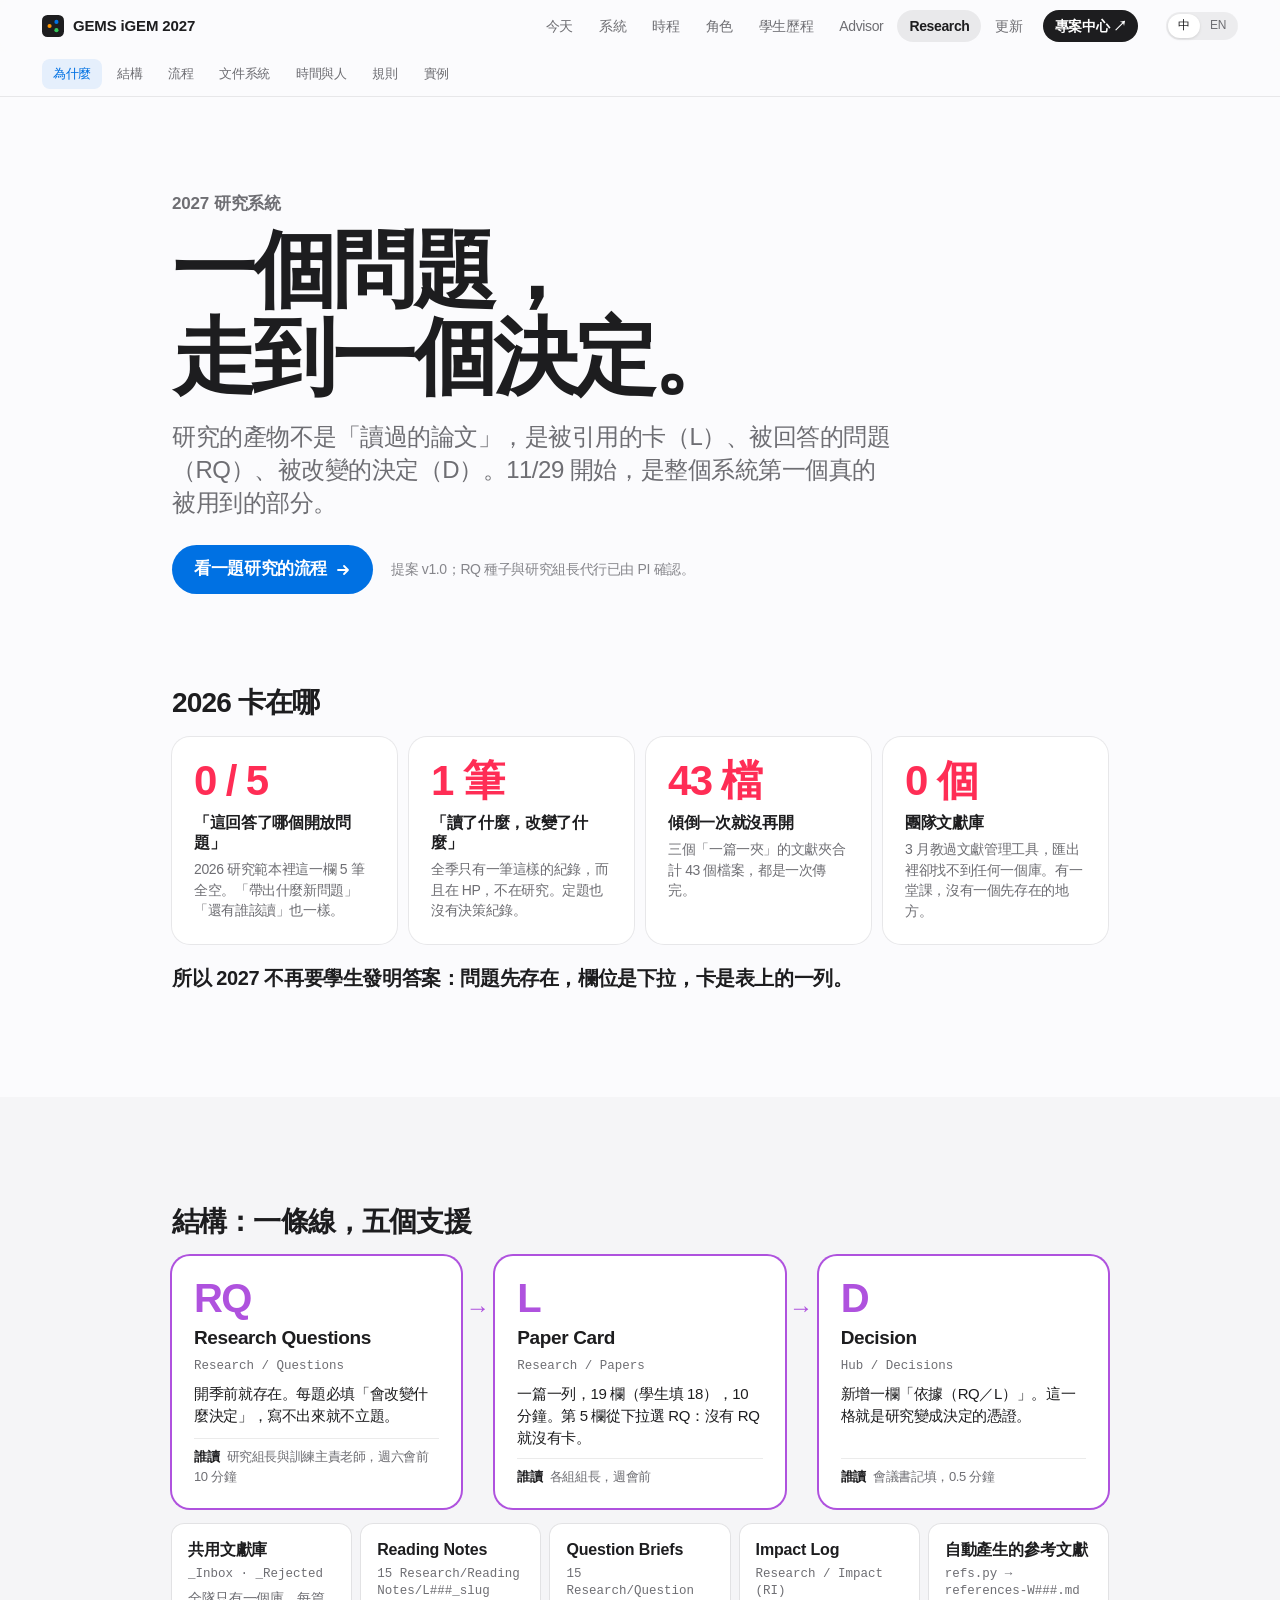
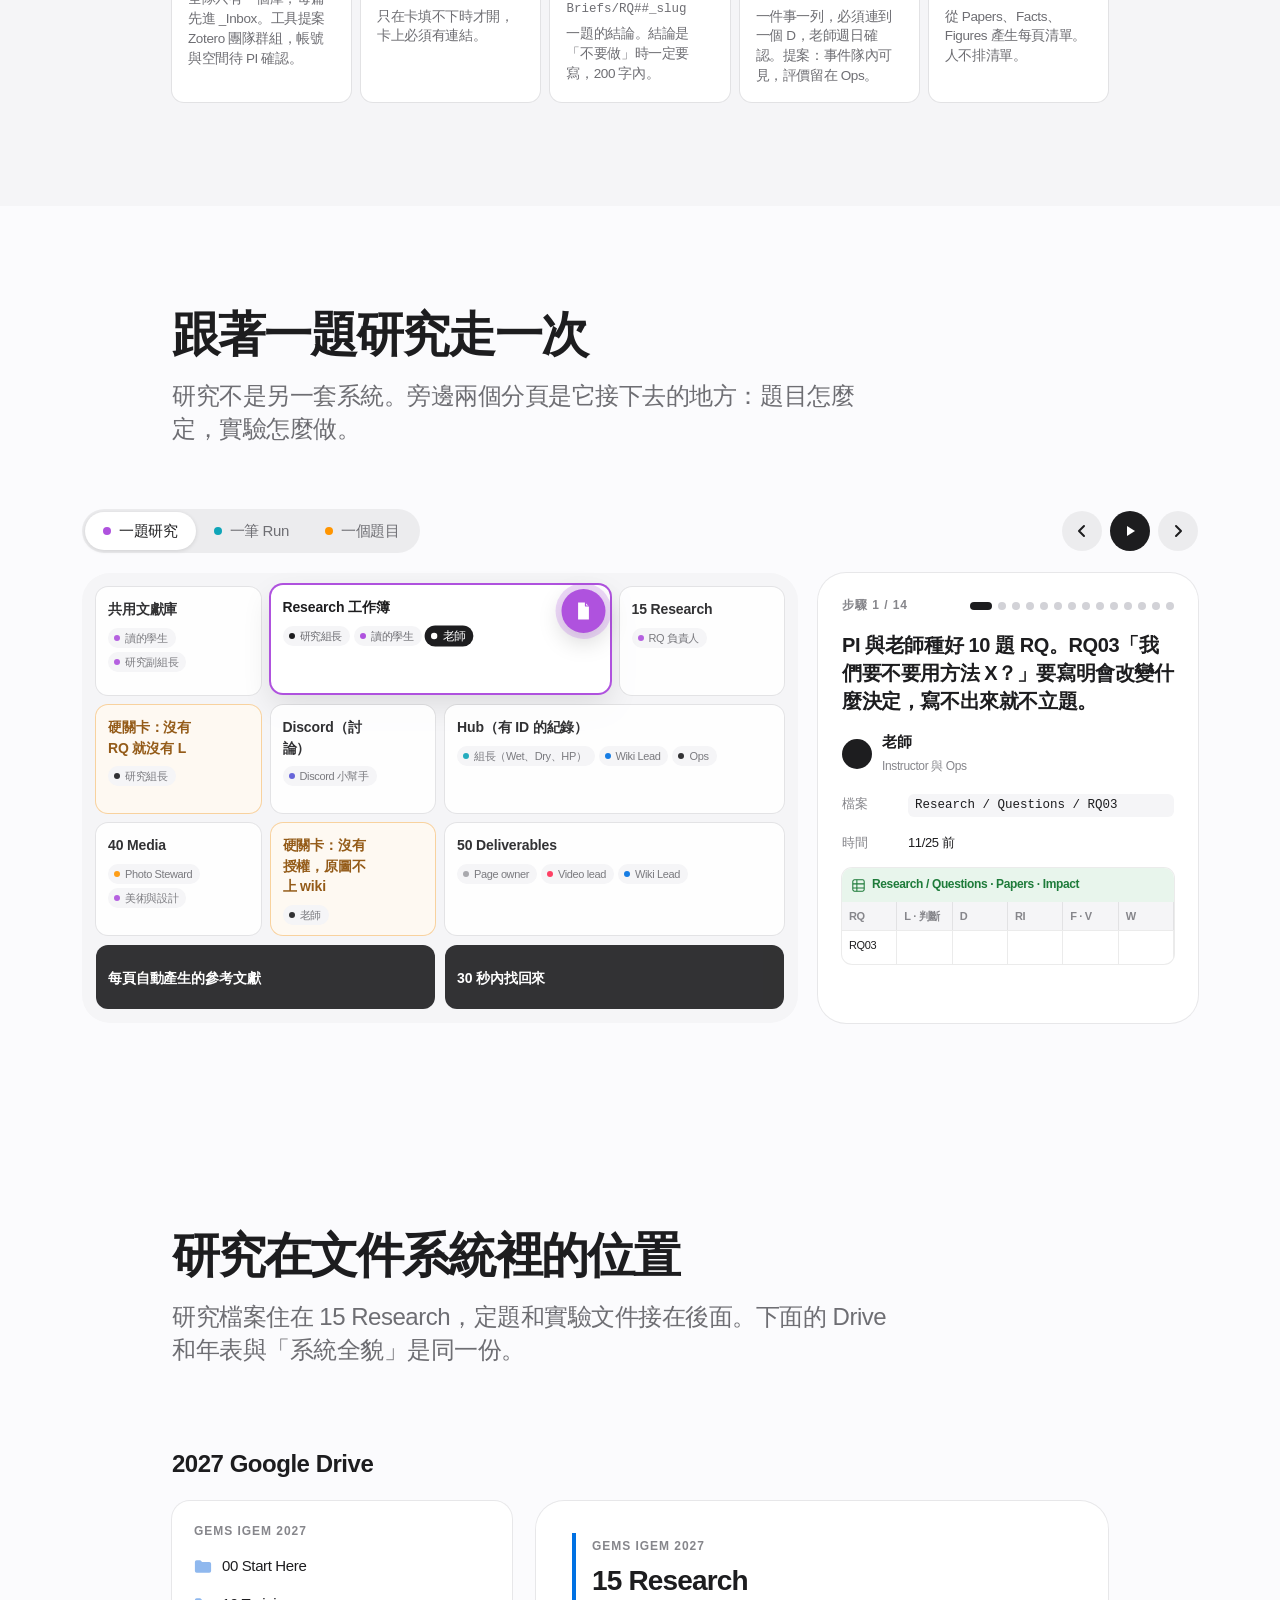
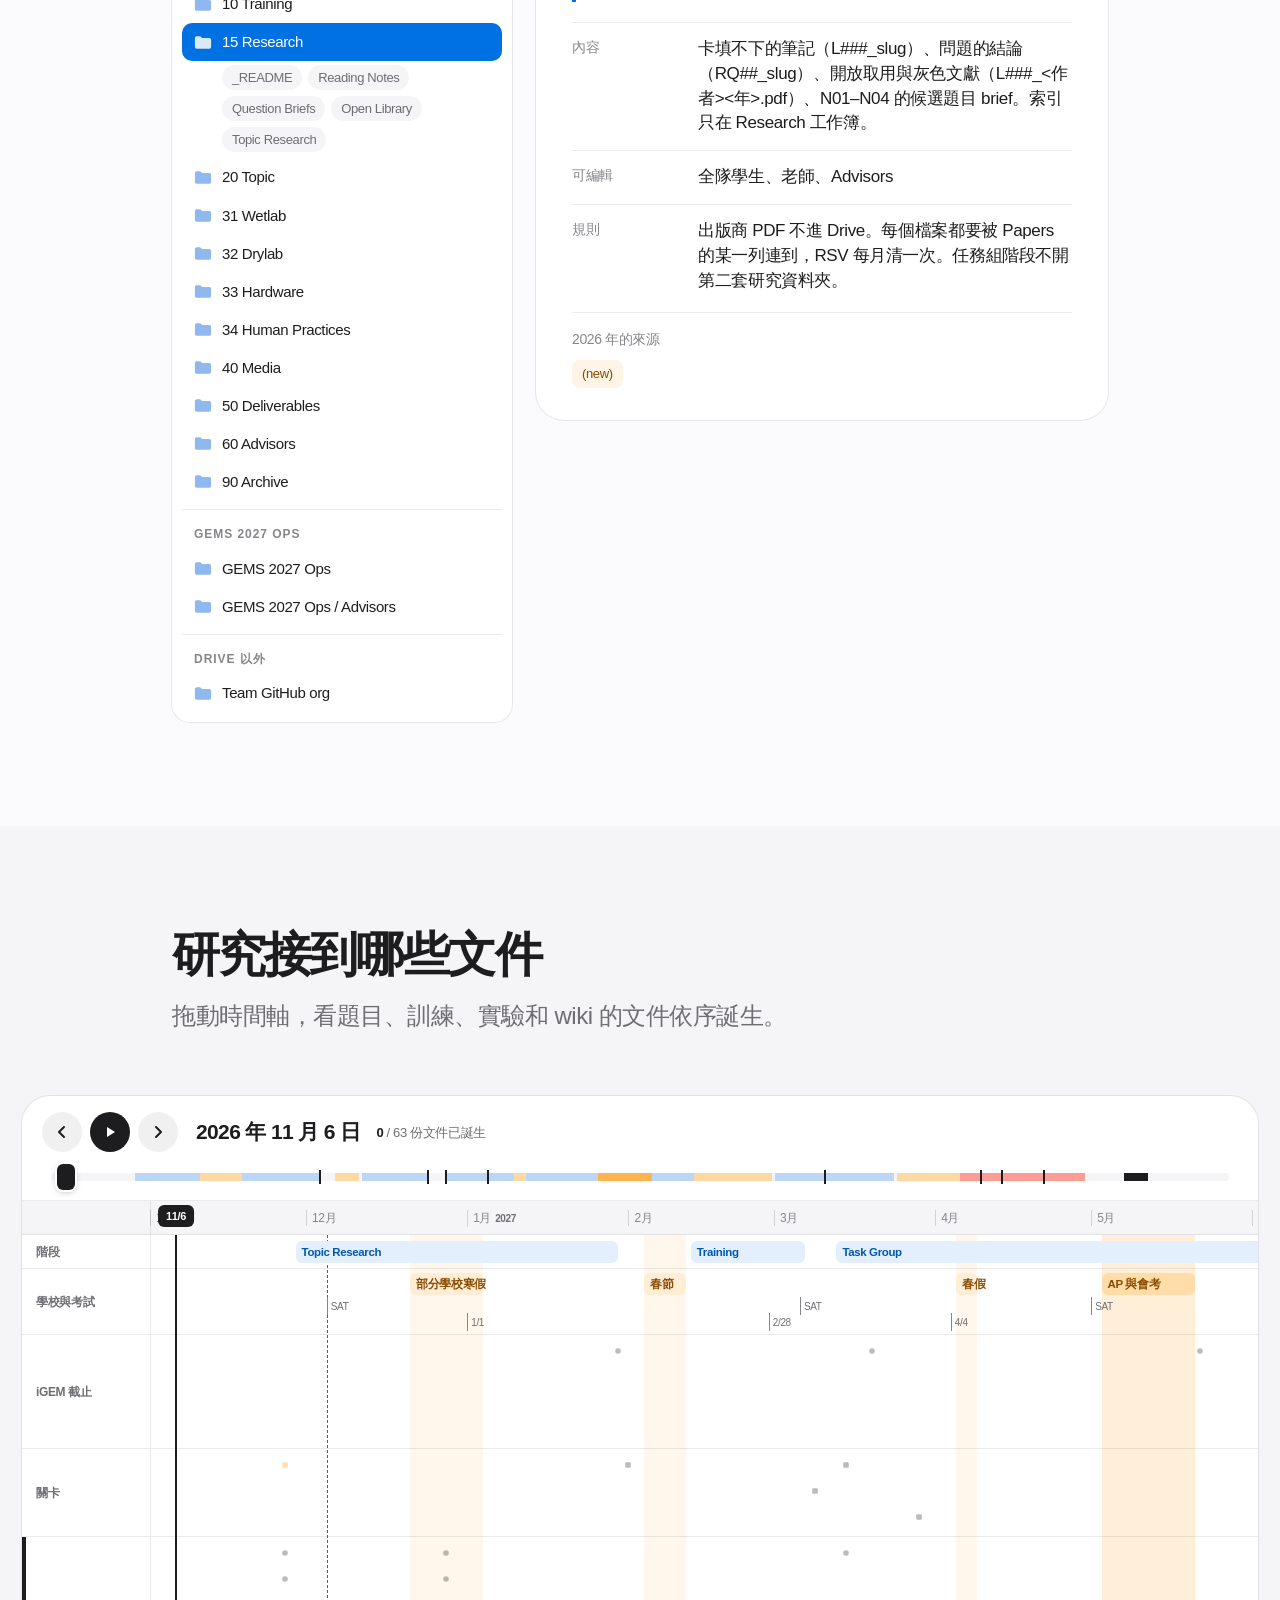
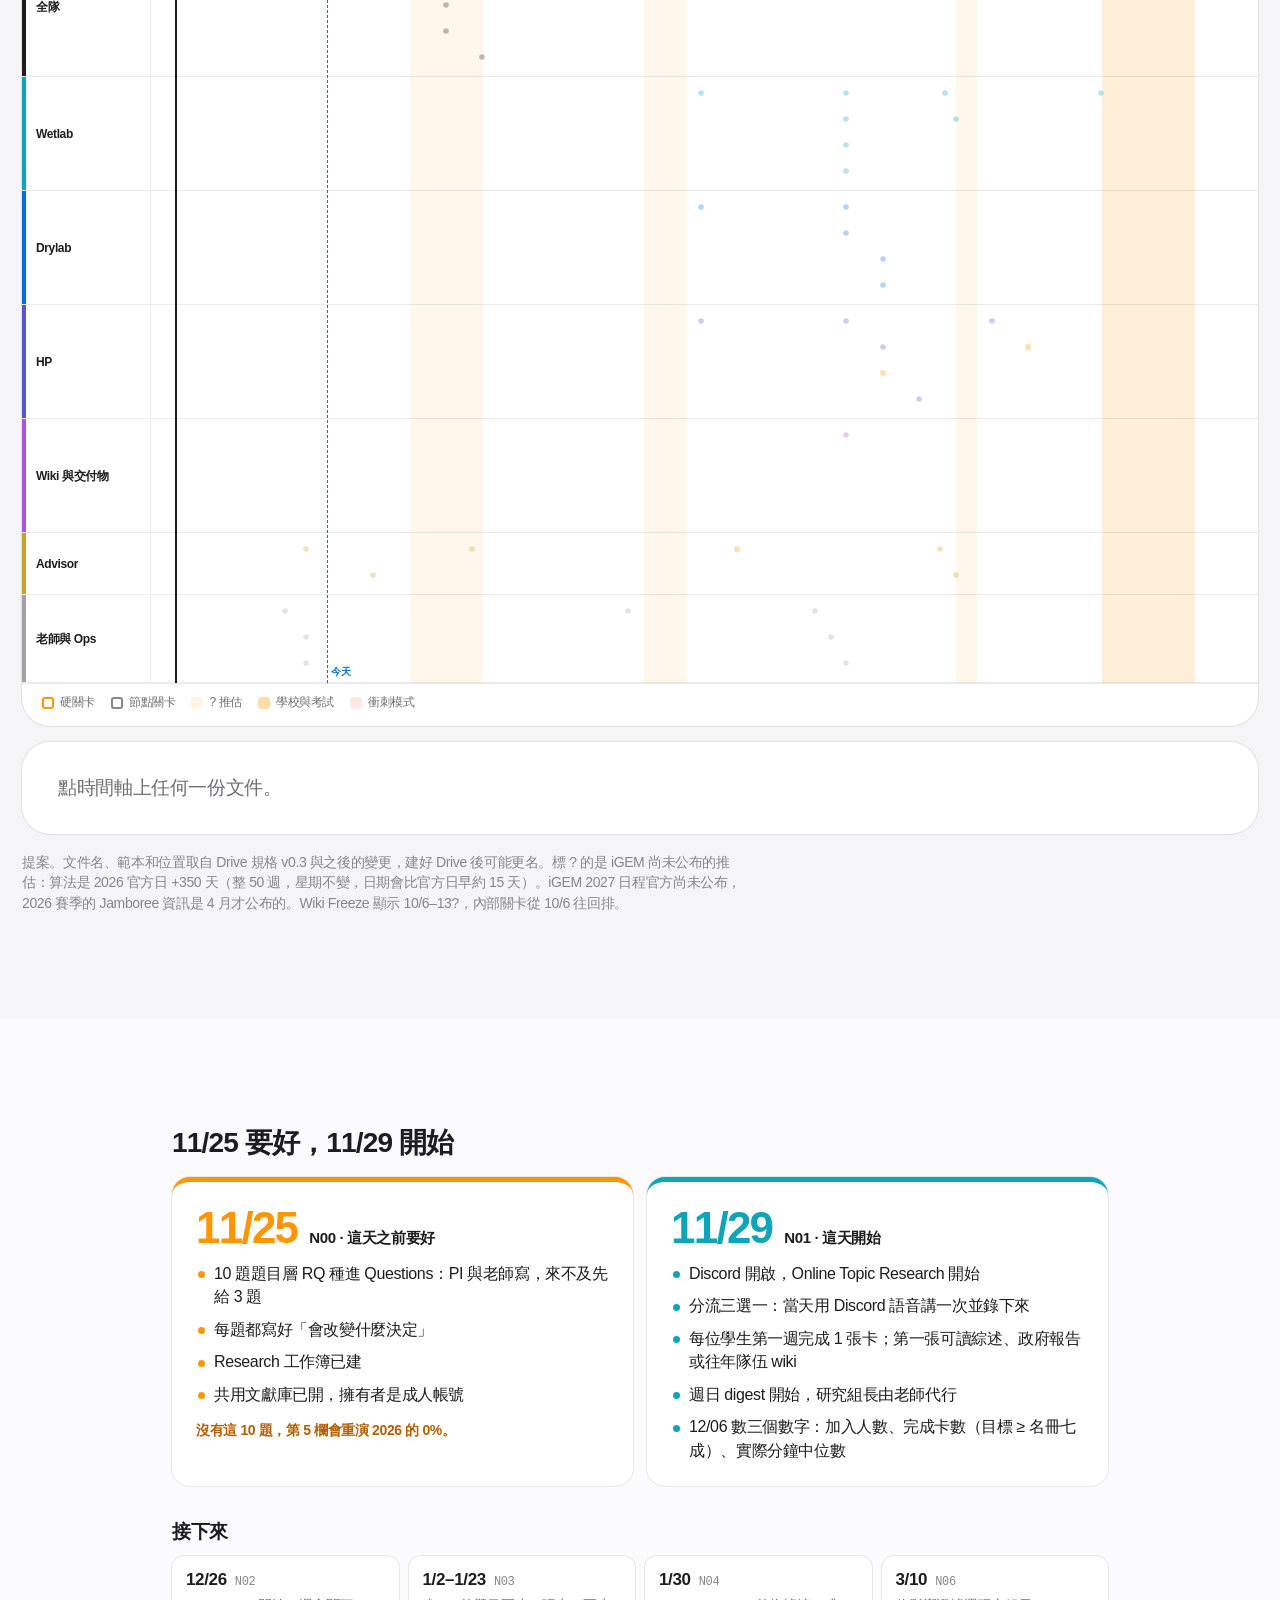
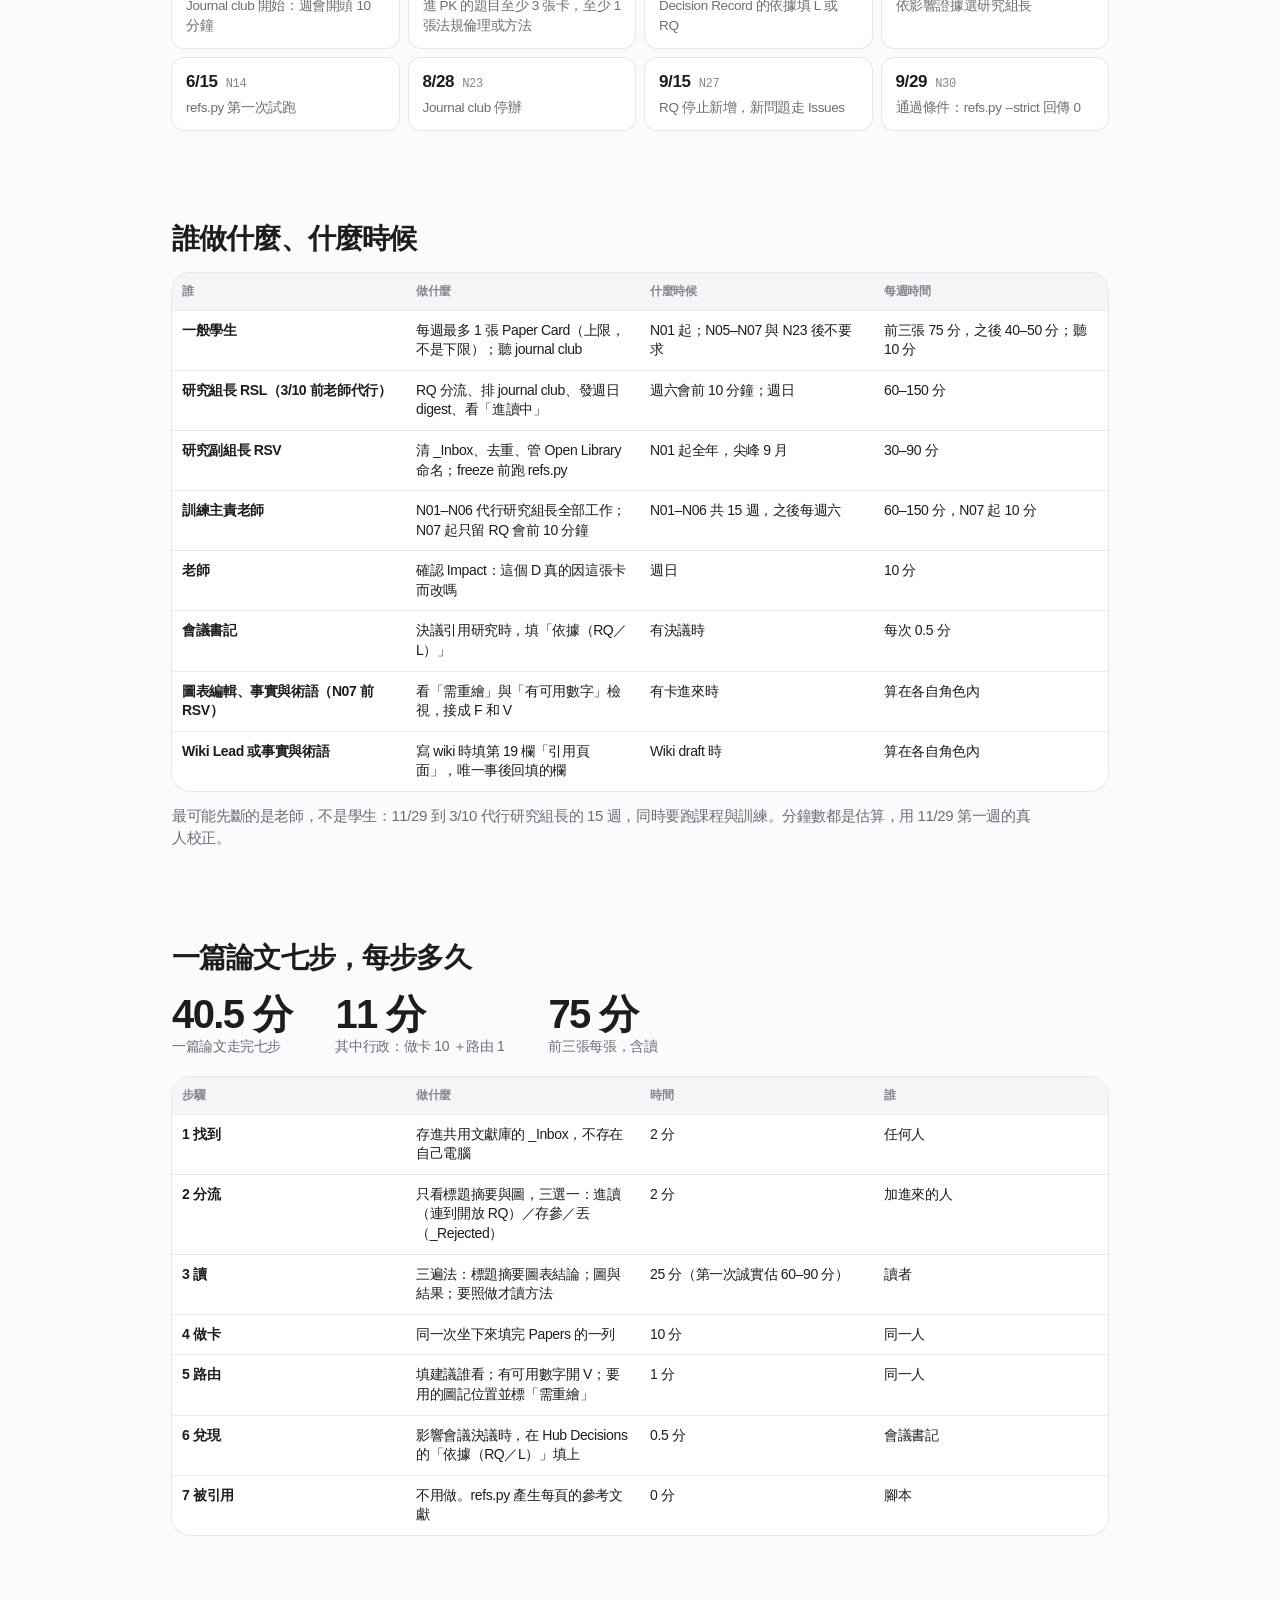
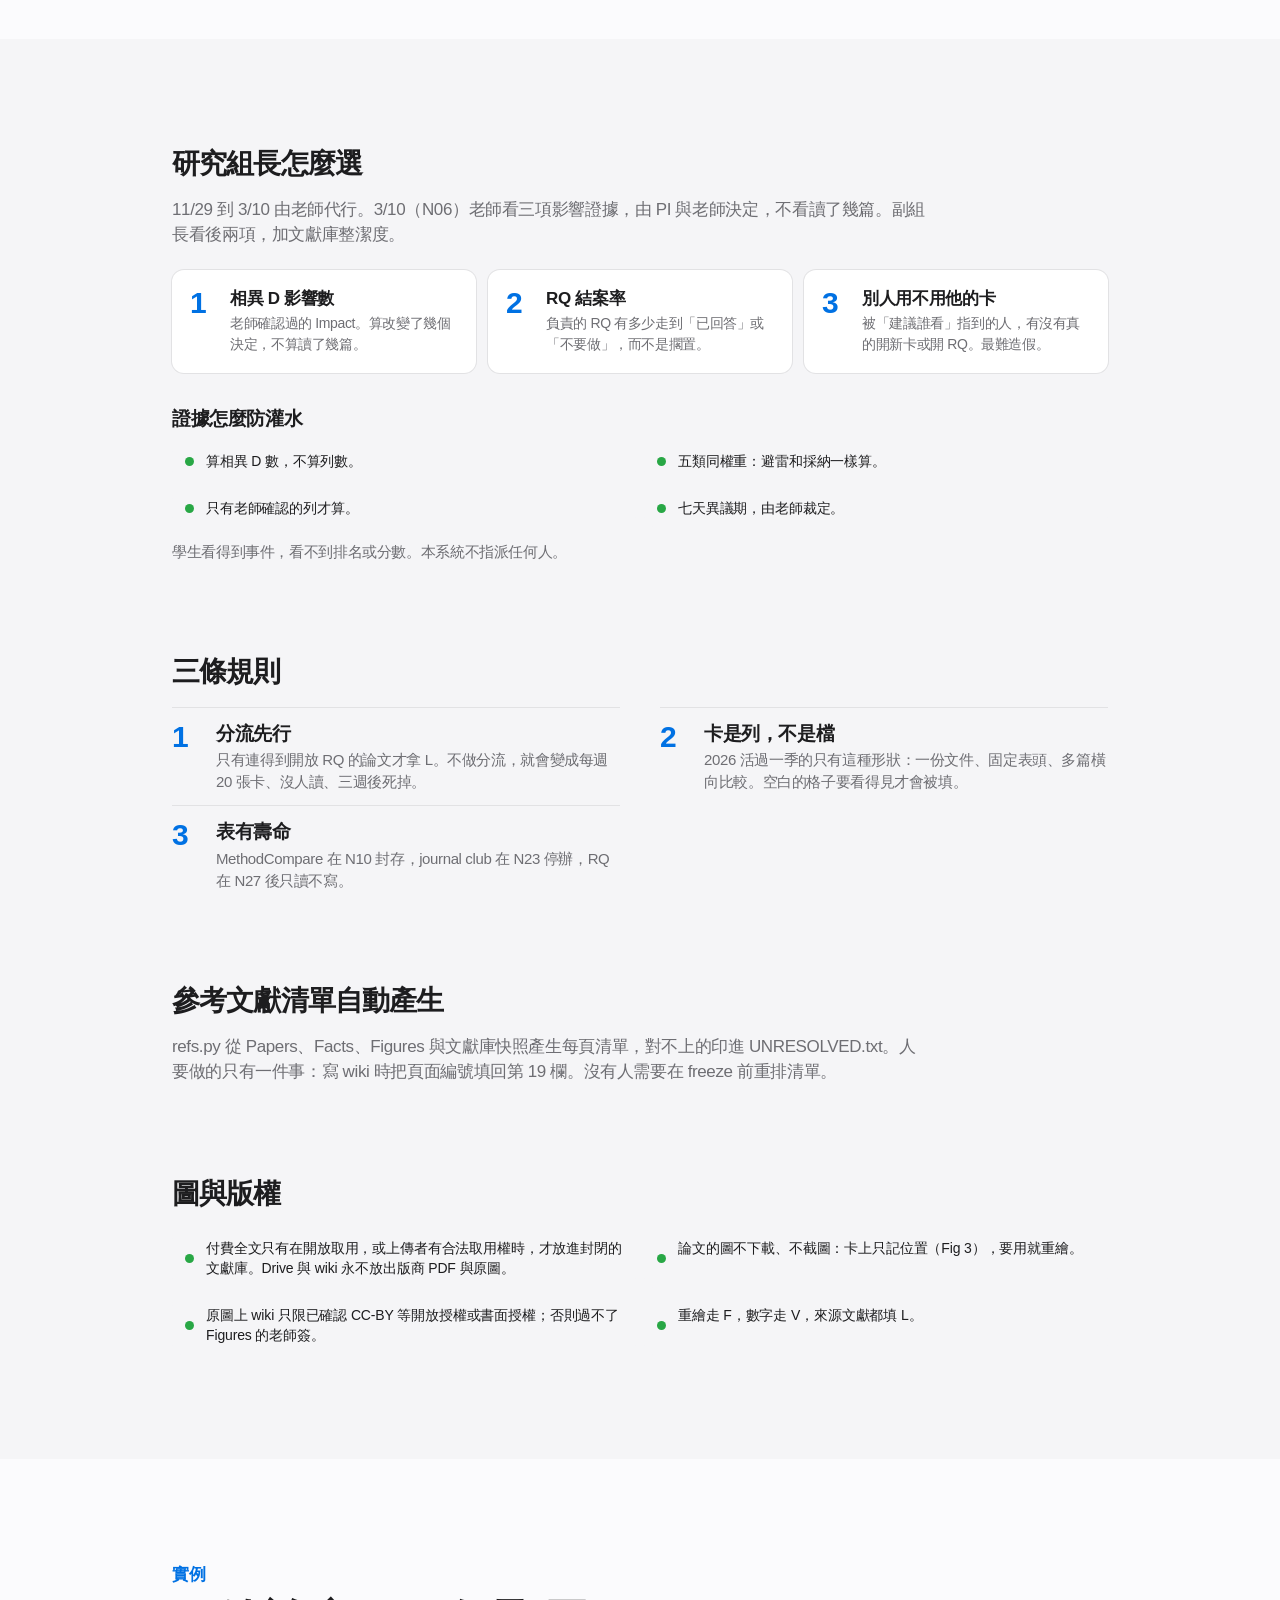
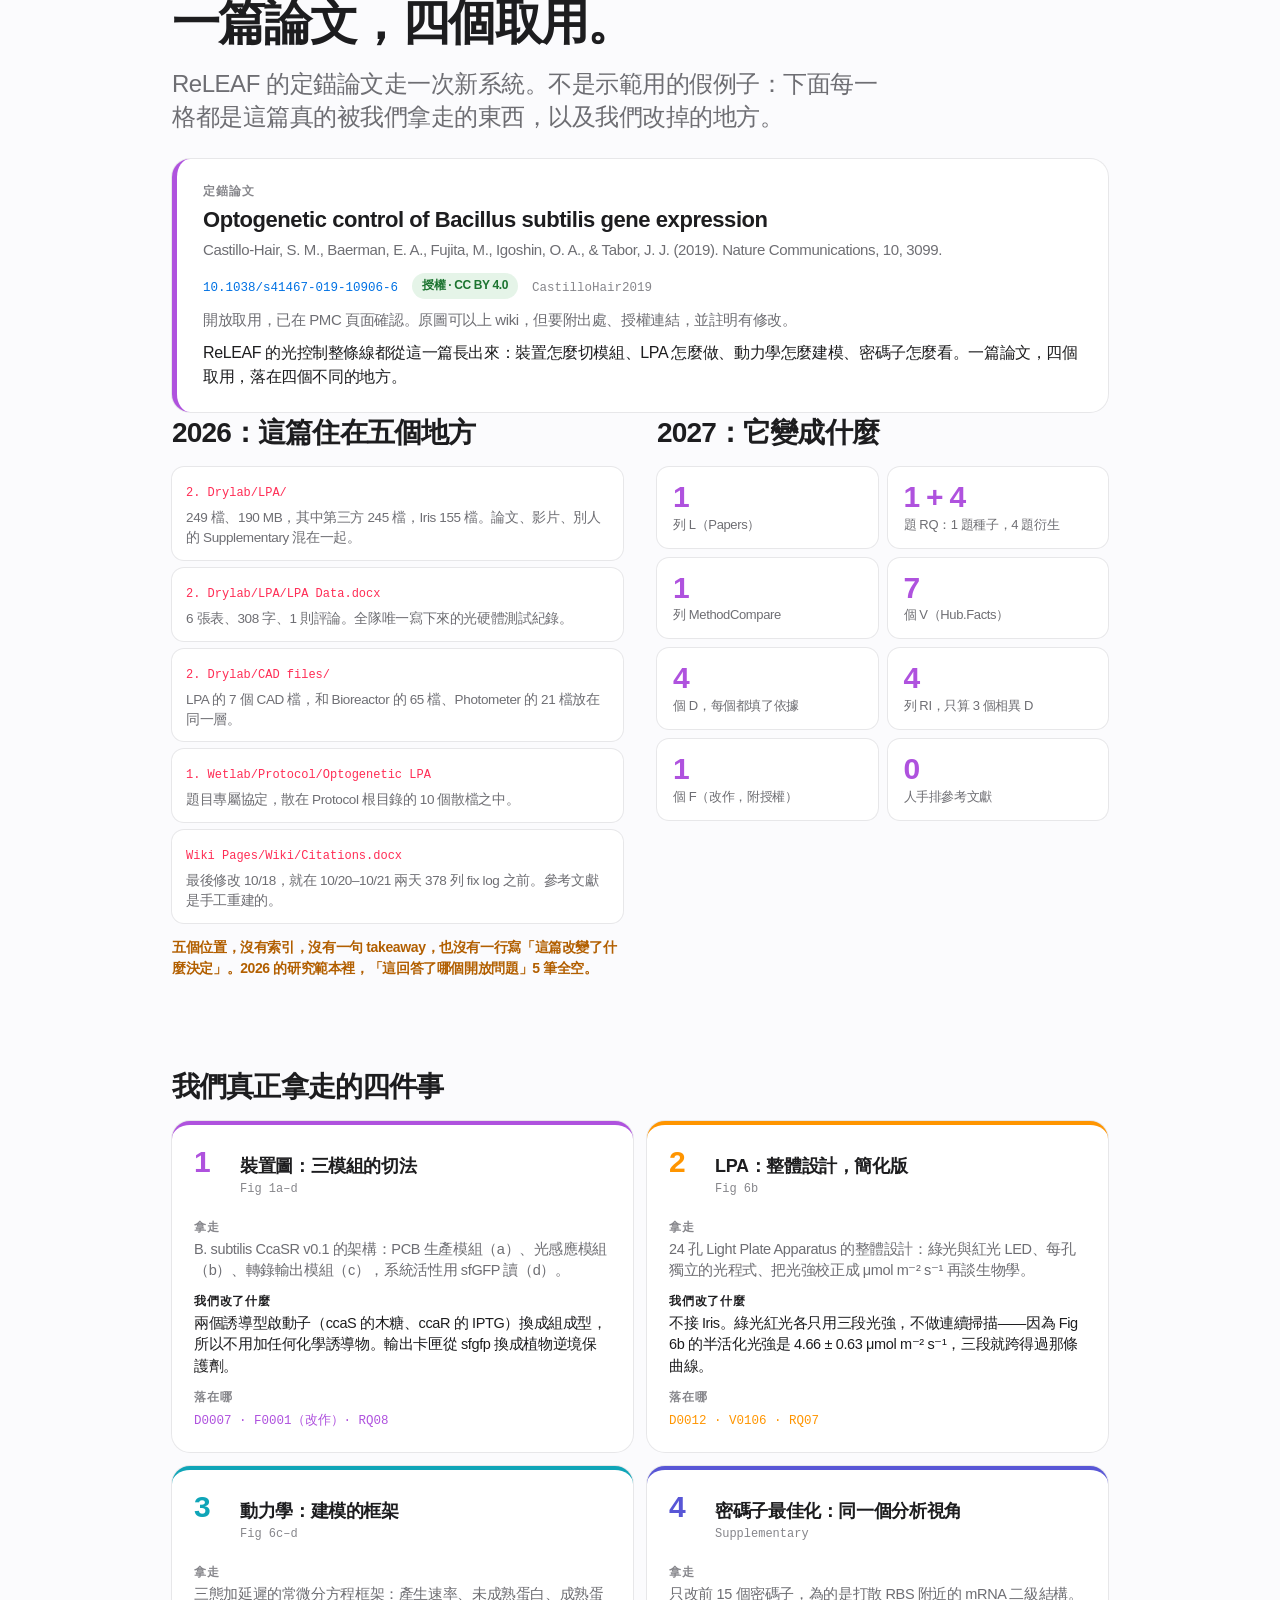
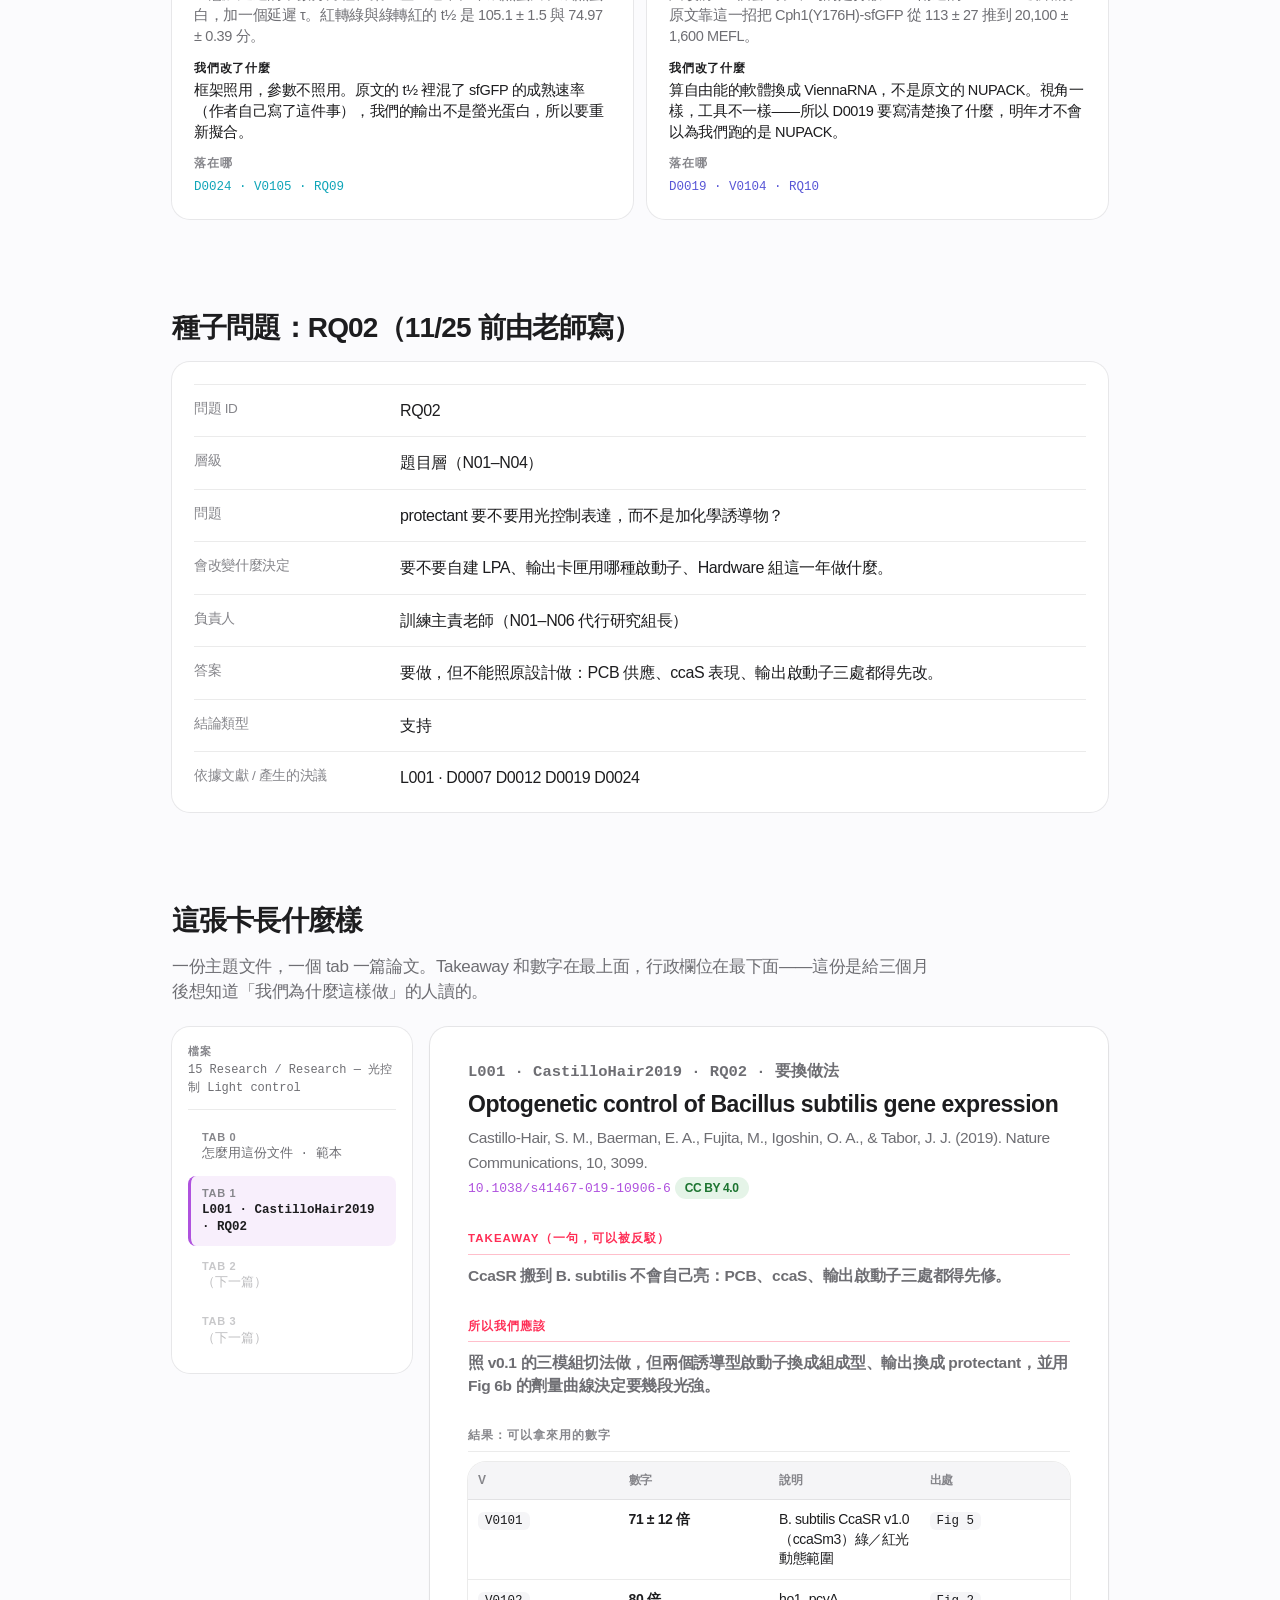
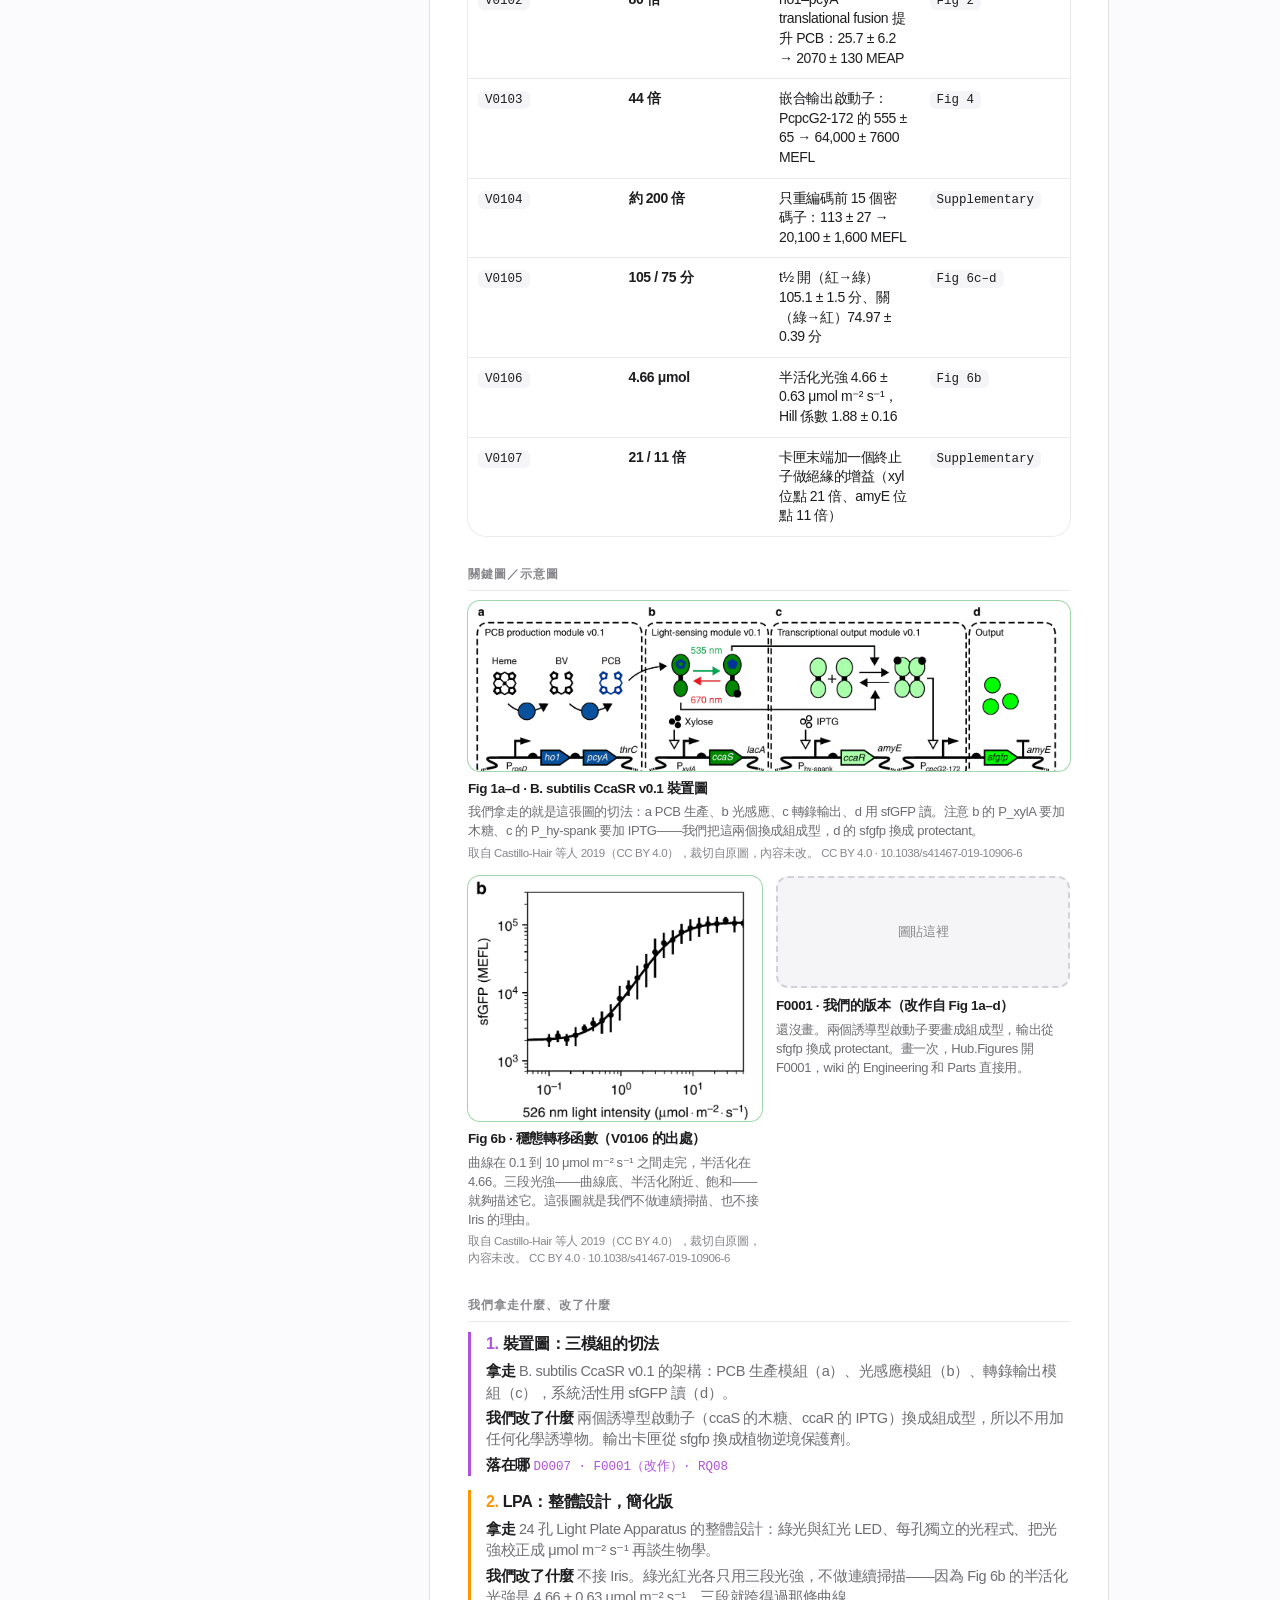
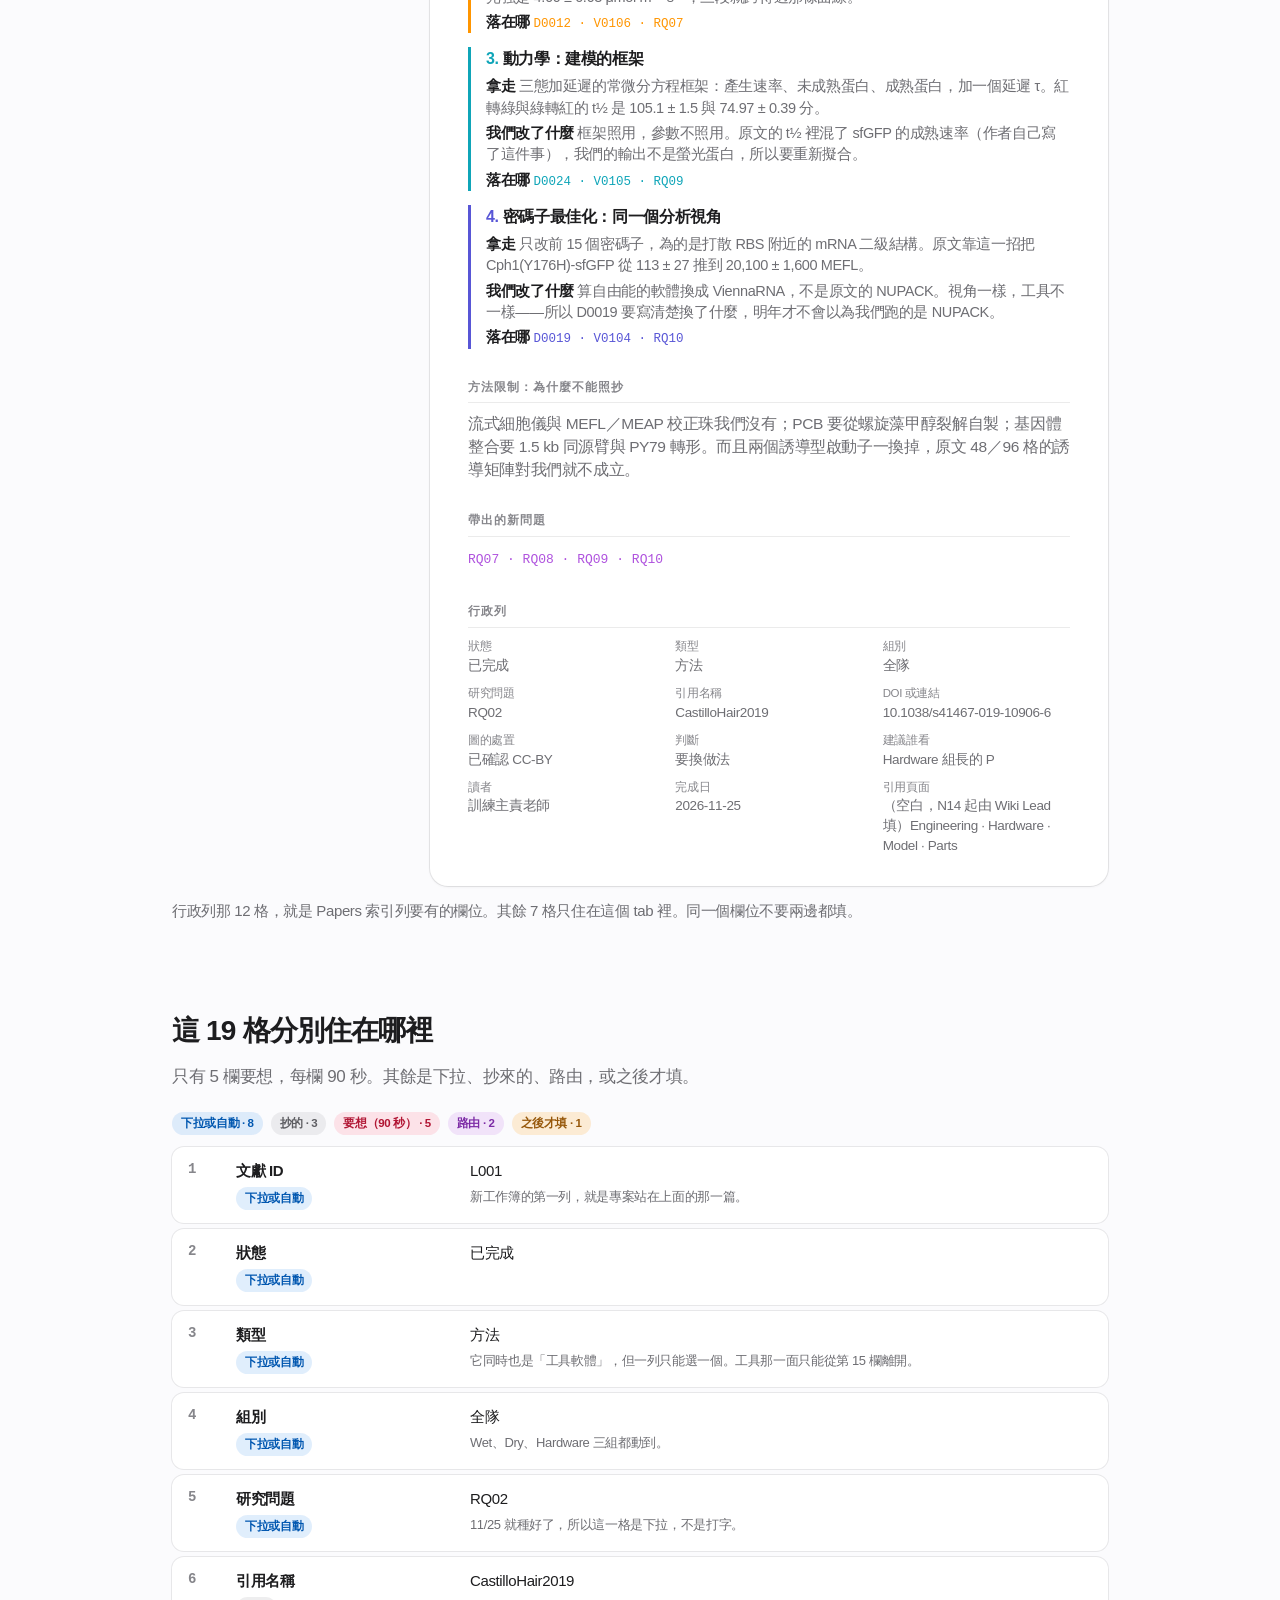
<file: research.html>
<!doctype html>
<html lang="zh-Hant">
<head>
<meta charset="utf-8">
<meta name="viewport" content="width=device-width, initial-scale=1">
<title>Research · GEMS iGEM 2027</title>
<meta name="description" content="The GEMS iGEM 2027 research process: how a question becomes a decision, and where its documents live.">
<link rel="icon" href="data:image/svg+xml,%3Csvg xmlns='http://www.w3.org/2000/svg' viewBox='0 0 32 32'%3E%3Crect width='32' height='32' rx='8' fill='%231d1d1f'/%3E%3Ccircle cx='11' cy='16' r='3' fill='%23ff9500'/%3E%3Ccircle cx='21' cy='10' r='3' fill='%230071e3'/%3E%3Ccircle cx='21' cy='22' r='3' fill='%2334c759'/%3E%3C/svg%3E">
<link rel="stylesheet" href="assets/style.css">
<link rel="stylesheet" href="assets/pages.css">
</head>
<body data-page="research">

<header class="nav" id="nav"></header>
<nav class="subnav" aria-label="On this page"><div class="subnav__in"><a href="#res-top" data-i18n="sub.res.why"></a><a href="#res-structure" data-i18n="sub.res.structure"></a><a href="#flow" data-i18n="sub.res.flow"></a><a href="#res-docs" data-i18n="sub.res.docs"></a><a href="#res-when" data-i18n="sub.res.when"></a><a href="#res-policy" data-i18n="sub.res.rules"></a><a href="#res-case" data-i18n="sub.res.case"></a></div></nav>

<main id="top">

<section class="phead" id="res-top">
  <div class="wrap">
    <p class="eyebrow" data-i18n="res.eyebrow"></p>
    <h1 class="display" data-i18n="res.h1"></h1>
    <p class="lede" data-i18n="res.sub"></p>
    <p class="rs-cta"><a class="rs-jump" href="#flow-research" data-flow-jump="research"><span data-i18n="res.jump"></span><svg viewBox="0 0 16 16" aria-hidden="true"><path d="M3 8h10M9 4l4 4-4 4"/></svg></a><small data-i18n="res.status"></small></p>
    <h3 class="adv__h" data-i18n="res.why"></h3>
    <div class="rs-why" id="res-why"></div>
    <p class="rs-lesson" data-i18n="res.why.lesson"></p>
  </div>
</section>

<section class="sec sec--alt" id="res-structure">
  <div class="wrap">
    <h3 class="adv__h adv__h--first" data-i18n="res.structure"></h3>
    <div class="rs-chain" id="res-chain"></div>
    <div class="rs-around" id="res-around"></div>
  </div>
</section>

<section class="sec" id="flow">
  <div class="wrap">
    <h2 class="headline headline--s" data-i18n="res.flow.h"></h2>
    <p class="lede" data-i18n="res.flow.sub"></p>
  </div>
  <div class="wrap wrap--wide">
    <div class="flow__bar">
      <div class="seg" id="flow-tabs" data-only="research topic run" role="tablist"></div>
      <div class="flow__ctl">
        <button id="flow-prev" class="ctl"><svg viewBox="0 0 16 16"><path d="M10 3 5 8l5 5"/></svg></button>
        <button id="flow-play" class="ctl ctl--main"><svg viewBox="0 0 16 16" class="i-play"><path d="M5 3v10l8-5z"/></svg><svg viewBox="0 0 16 16" class="i-pause"><path d="M5 3v10M11 3v10"/></svg></button>
        <button id="flow-next" class="ctl"><svg viewBox="0 0 16 16"><path d="m6 3 5 5-5 5"/></svg></button>
      </div>
    </div>
    <div class="flow">
      <div class="board" id="board">
        <svg class="board__trail" id="board-trail" aria-hidden="true"></svg>
        <div class="board__token" id="token"></div>
      </div>
      <div class="fpanel" id="fpanel" aria-live="polite"></div>
    </div>
  </div>

</section>

<section class="sec" id="res-docs">
  <div class="wrap">
    <h2 class="headline headline--s" data-i18n="res.docs.h"></h2>
    <p class="lede" data-i18n="res.docs.sub"></p>
    <div class="drive">
      <h3 class="drive__h" data-i18n="depth.tree"></h3>
      <div class="drive__grid">
        <ul class="tree" id="tree" data-folder="d15"></ul>
        <div class="panel panel--side" id="tree-panel" aria-live="polite"></div>
      </div>
    </div>
  </div>
</section>

<section class="sec sec--alt" id="year">
  <div class="wrap">
    <h2 class="headline headline--s" data-i18n="res.year.h"></h2>
    <p class="lede" data-i18n="res.year.sub"></p>
  </div>
  <div class="wrap wrap--wide wrap--xl">
    <div class="yr" id="yr">
      <div class="yr__bar">
        <div class="flow__ctl">
          <button id="yr-prev" class="ctl"><svg viewBox="0 0 16 16"><path d="M10 3 5 8l5 5"/></svg></button>
          <button id="yr-play" class="ctl ctl--main"><svg viewBox="0 0 16 16" class="i-play"><path d="M5 3v10l8-5z"/></svg><svg viewBox="0 0 16 16" class="i-pause"><path d="M5 3v10M11 3v10"/></svg></button>
          <button id="yr-next" class="ctl"><svg viewBox="0 0 16 16"><path d="m6 3 5 5-5 5"/></svg></button>
        </div>
        <div class="yr__now" id="yr-now"></div>
      </div>
      <div class="yr__scrub">
        <div class="yr__mini" id="yr-mini" aria-hidden="true"></div>
        <input type="range" id="yr-range" min="0" max="394" step="1" value="0">
      </div>
      <div class="yr__scroll" id="yr-scroll"><div class="yr__in" id="yr-in"></div></div>
      <div class="yr__legend" id="yr-legend"></div>
    </div>
    <div class="panel" id="yr-panel" aria-live="polite"></div>
    <p class="note" data-i18n="year.note"></p>
  </div>

</section>

<section class="sec" id="res-when">
  <div class="wrap">
    <h3 class="adv__h adv__h--first" data-i18n="res.dates"></h3>
    <div class="rs-dates" id="res-dates"></div>
    <h4 class="rs-sub" data-i18n="res.miles"></h4>
    <ol class="rs-miles" id="res-miles"></ol>

    <h3 class="adv__h" data-i18n="res.who"></h3>
    <div id="res-who"></div>
    <p class="rs-note" data-i18n="res.who.note"></p>

    <h3 class="adv__h" data-i18n="res.steps"></h3>
    <div class="rs-totals" id="res-totals"></div>
    <div id="res-steps"></div>
  </div>
</section>

<section class="sec sec--alt" id="res-policy">
  <div class="wrap">
    <h3 class="adv__h adv__h--first" data-i18n="res.leads"></h3>
    <p class="adv__p" data-i18n="res.leads.sub"></p>
    <ol class="rs-evidence" id="res-evidence"></ol>
    <h4 class="rs-sub" data-i18n="res.fair"></h4>
    <ul class="alist alist--ok" id="res-fair"></ul>
    <p class="rs-note" data-i18n="res.fair.note"></p>

    <h3 class="adv__h" data-i18n="res.rules"></h3>
    <ol class="sysrules" id="res-rules"></ol>

    <h3 class="adv__h" data-i18n="res.refs"></h3>
    <p class="adv__p" data-i18n="res.refs.p"></p>

    <h3 class="adv__h" data-i18n="res.rights"></h3>
    <ul class="alist alist--ok" id="res-rights"></ul>
  </div>
</section>

<section class="sec" id="res-case">
  <div class="wrap">
    <p class="eyebrow" data-i18n="res.case.eyebrow"></p>
    <h2 class="headline headline--s" data-i18n="res.case.h"></h2>
    <p class="lede" data-i18n="res.case.sub"></p>
    <div class="rc-paper" id="rc-paper"></div>

    <div class="rc-vs">
      <div>
        <h3 class="adv__h adv__h--first" data-i18n="res.case.then"></h3>
        <ul class="rc-then" id="rc-then"></ul>
        <p class="rs-date__warn" id="rc-thenmiss"></p>
      </div>
      <div>
        <h3 class="adv__h adv__h--first" data-i18n="res.case.now"></h3>
        <div class="rc-now" id="rc-now"></div>
      </div>
    </div>

    <h3 class="adv__h" data-i18n="res.case.takes"></h3>
    <div class="rc-takes" id="rc-takes"></div>

    <h3 class="adv__h" data-i18n="res.case.rq"></h3>
    <dl class="rc-rq" id="rc-rq"></dl>

    <h3 class="adv__h" data-i18n="res.case.doc"></h3>
    <p class="adv__p" data-i18n="res.case.doc.sub"></p>
    <div class="rc-doc" id="rc-doc"></div>
    <p class="rs-note" id="rc-docnote"></p>

    <h3 class="adv__h" data-i18n="res.case.card"></h3>
    <p class="adv__p" data-i18n="res.case.card.sub"></p>
    <div class="rc-legend" id="rc-legend"></div>
    <ol class="rc-card" id="rc-card"></ol>

    <h3 class="adv__h" data-i18n="res.case.mc"></h3>
    <dl class="rc-rq rc-rq--mc" id="rc-mc"></dl>
    <p class="rs-note" data-i18n="res.case.mcnote"></p>

    <h3 class="adv__h" data-i18n="res.case.chain"></h3>
    <h4 class="rs-sub" data-i18n="res.case.v"></h4>
    <div id="rc-v"></div>
    <h4 class="rs-sub" data-i18n="res.case.d"></h4>
    <ul class="rc-rows" id="rc-d"></ul>
    <h4 class="rs-sub" data-i18n="res.case.ri"></h4>
    <ul class="rc-rows" id="rc-ri"></ul>
    <p class="rs-note" id="rc-rinote"></p>
    <h4 class="rs-sub" data-i18n="res.case.f"></h4>
    <ul class="rc-rows" id="rc-f"></ul>
    <h4 class="rs-sub" data-i18n="res.case.refs"></h4>
    <div class="rc-refs" id="rc-refs"></div>

    <h3 class="adv__h" data-i18n="res.case.breaks"></h3>
    <ol class="sysrules" id="rc-breaks"></ol>
  </div>
</section>

</main>

<footer class="foot" id="foot"></footer>

<script src="assets/data.js"></script>
<script src="assets/updates.js"></script>
<script src="assets/site.js"></script>
<script src="assets/app.js"></script>
</body>
</html>
</file>
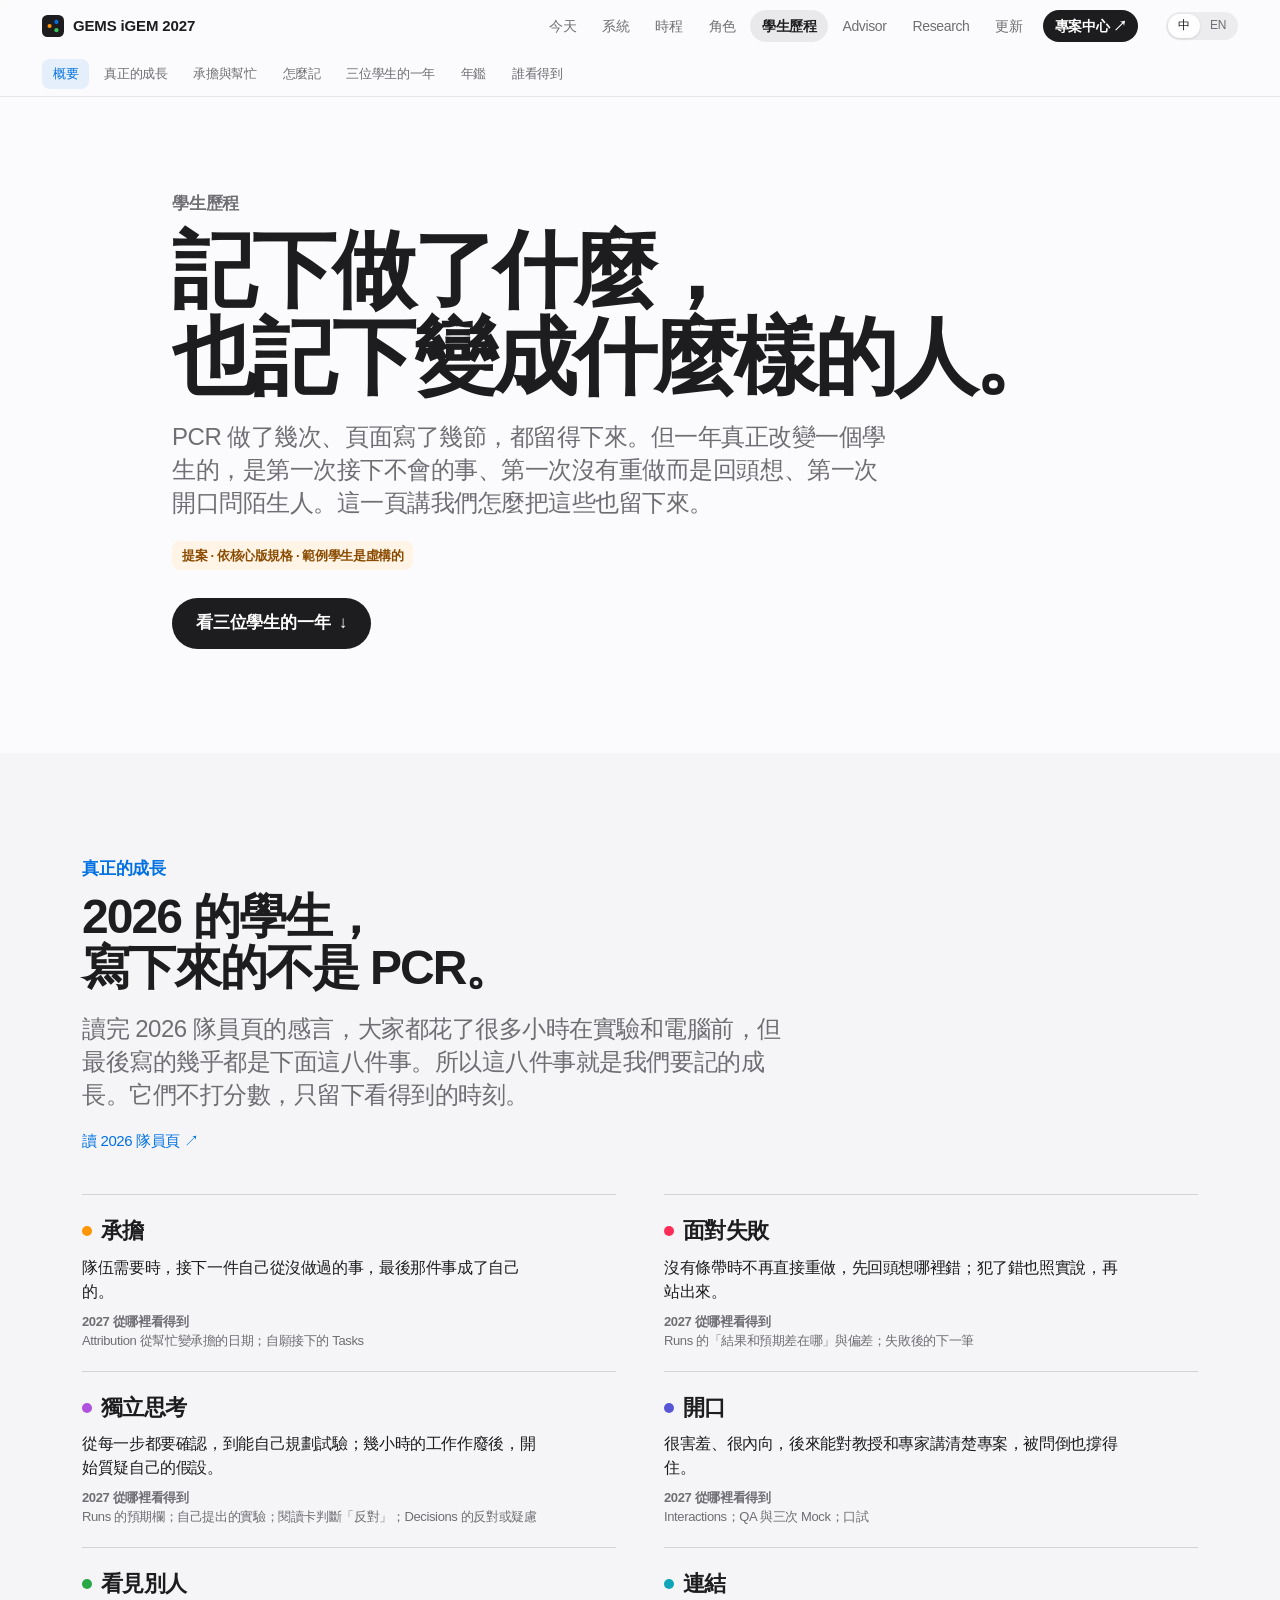
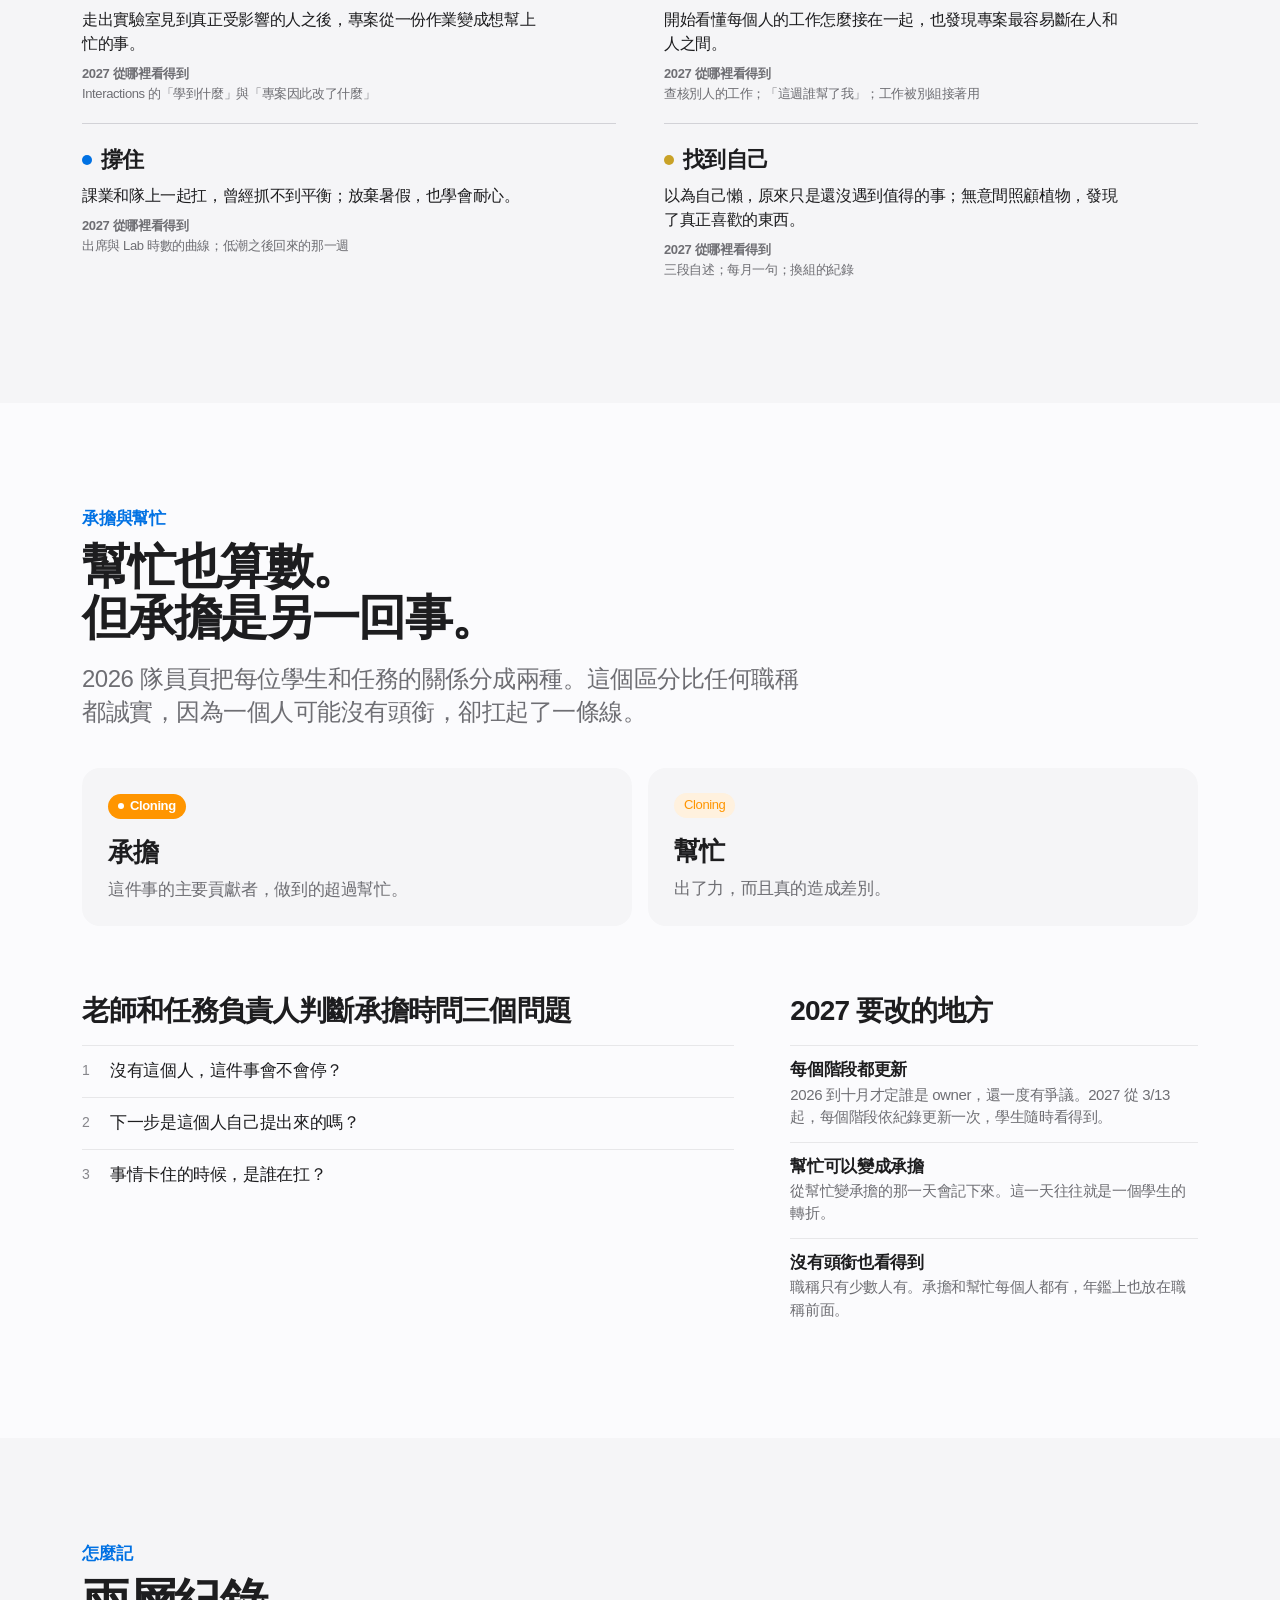
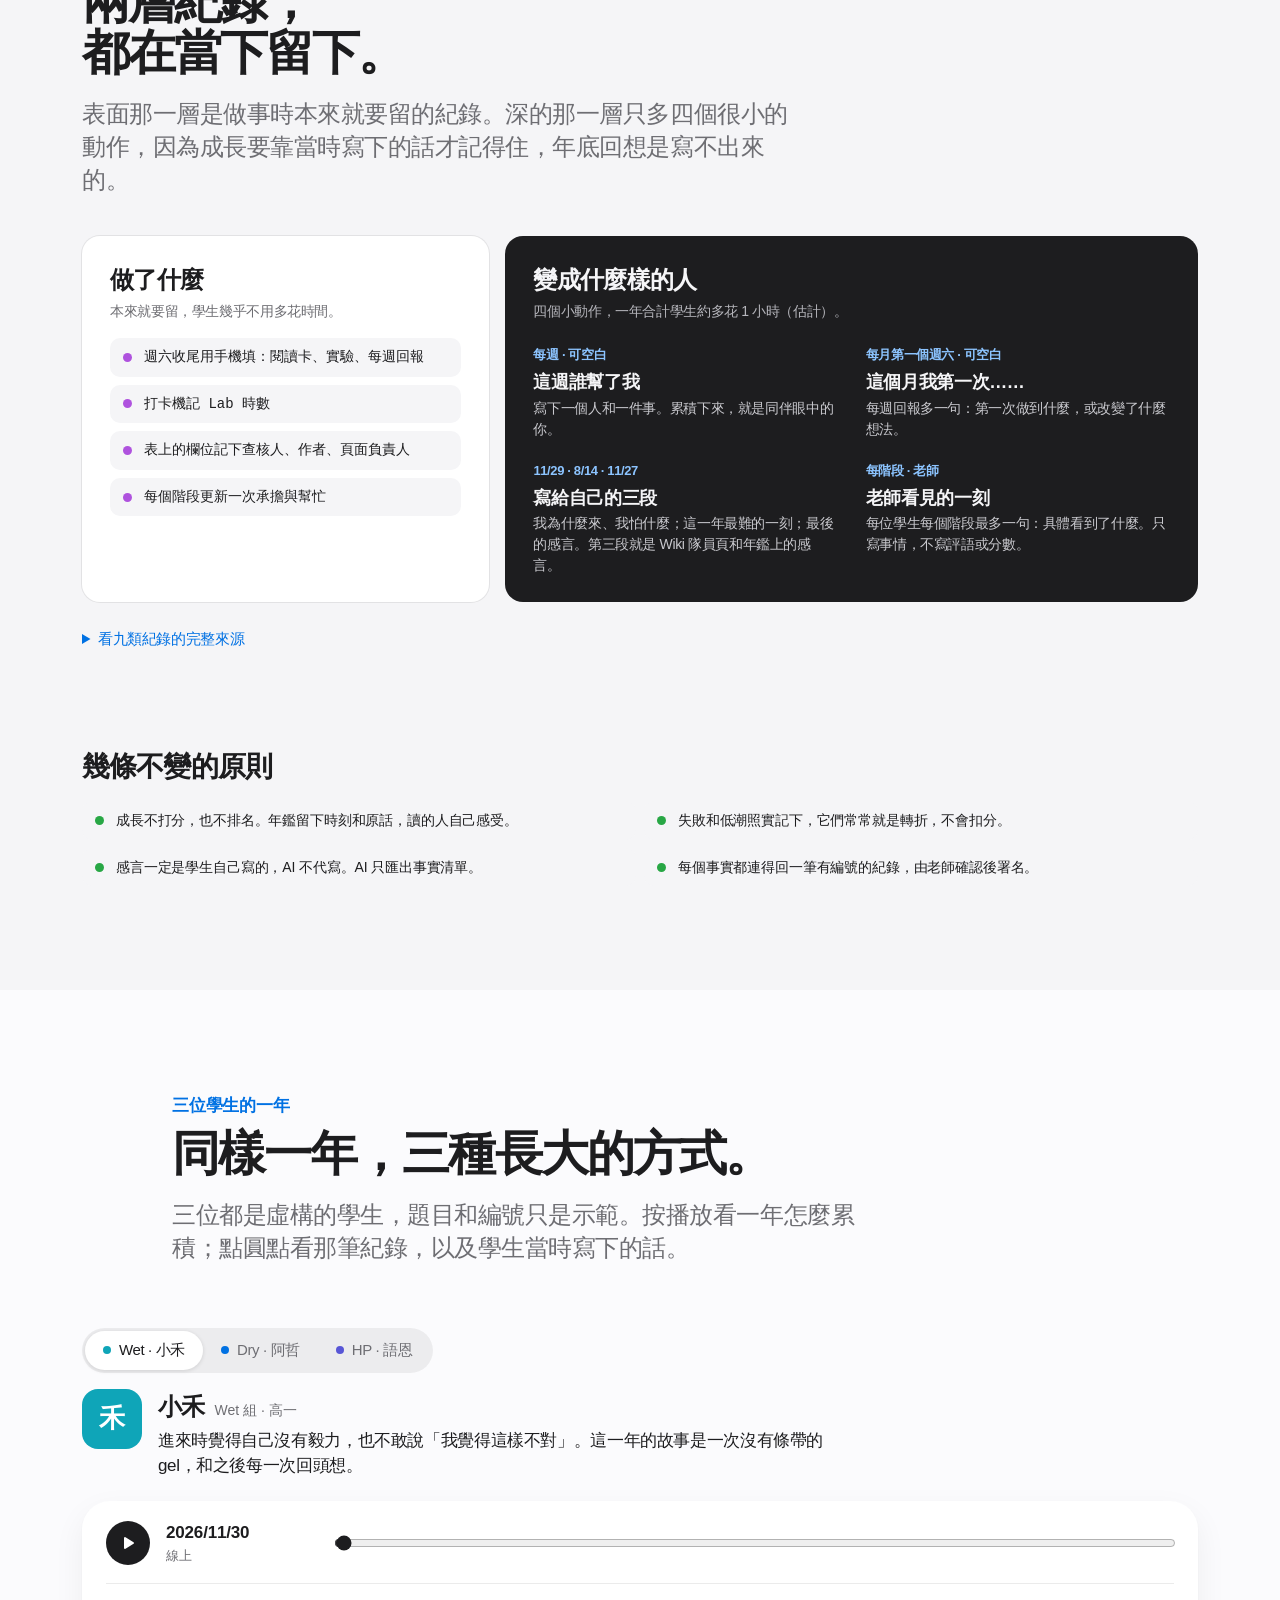
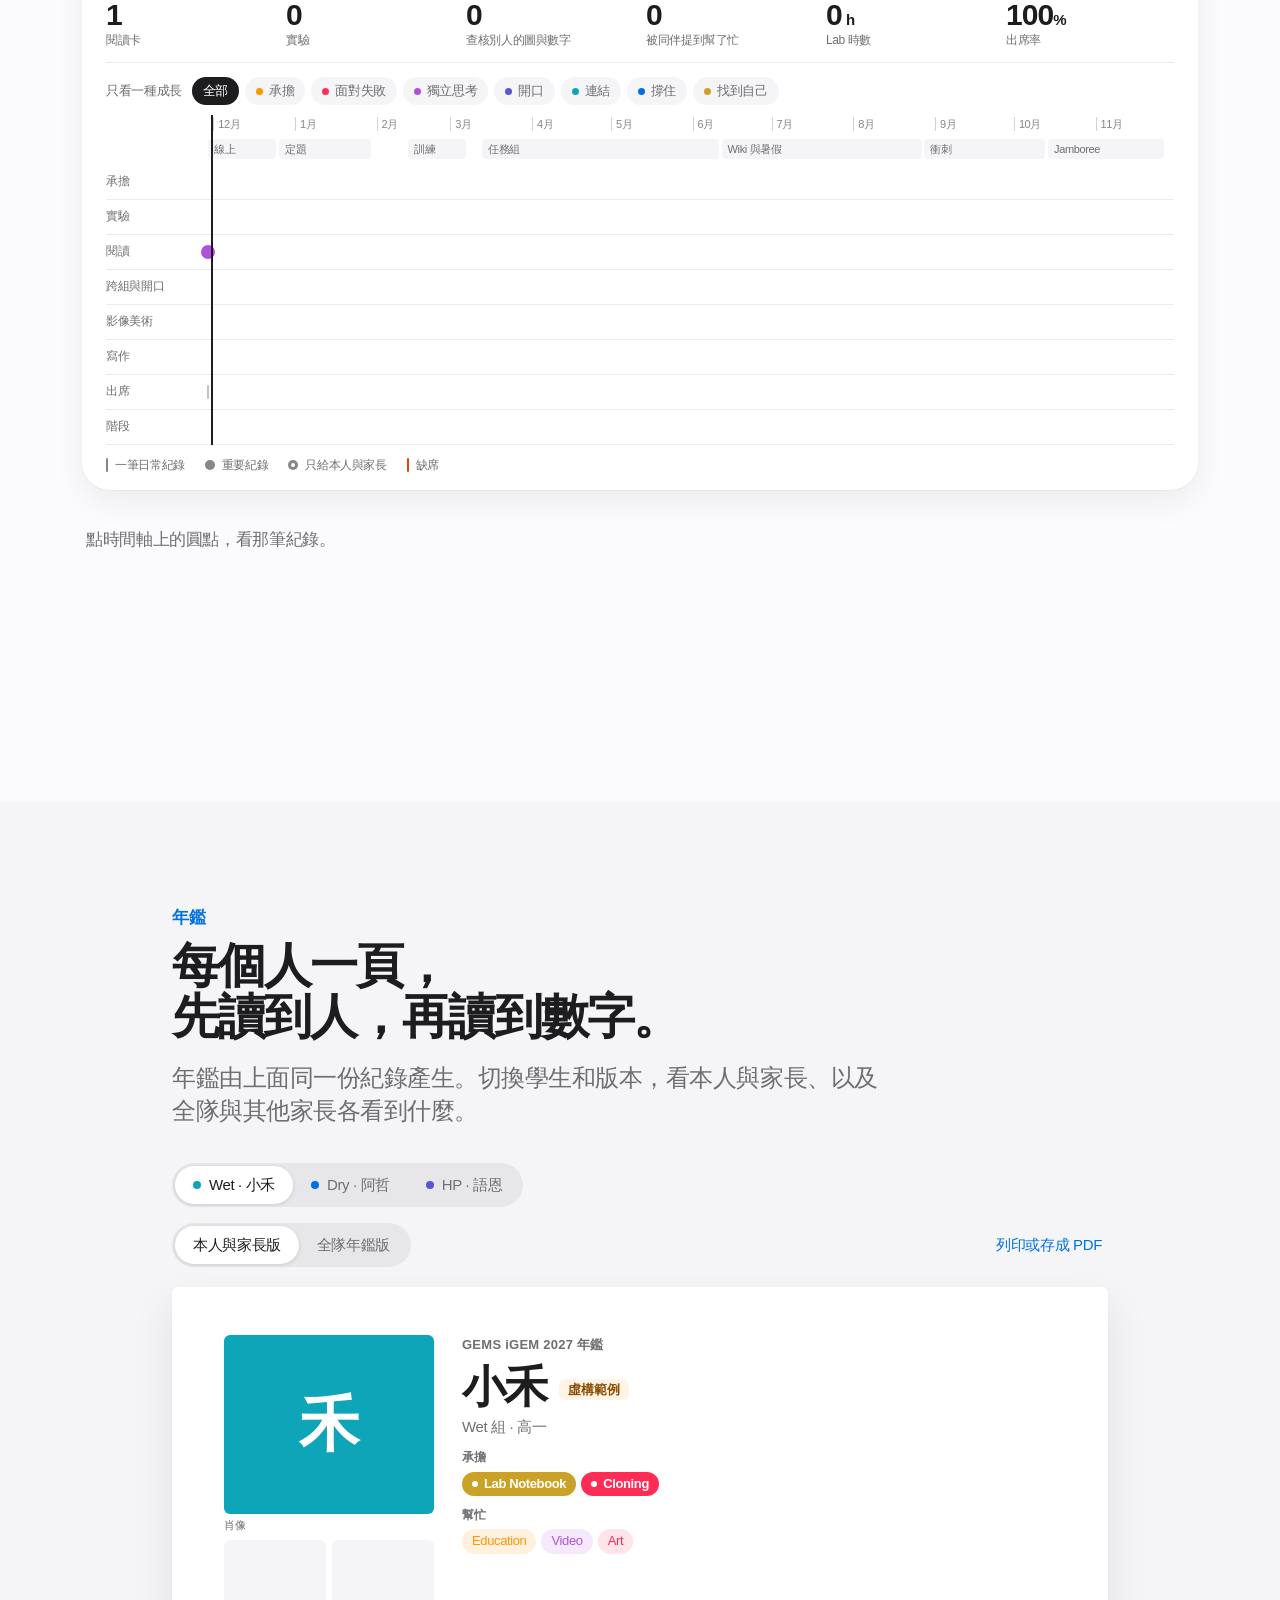
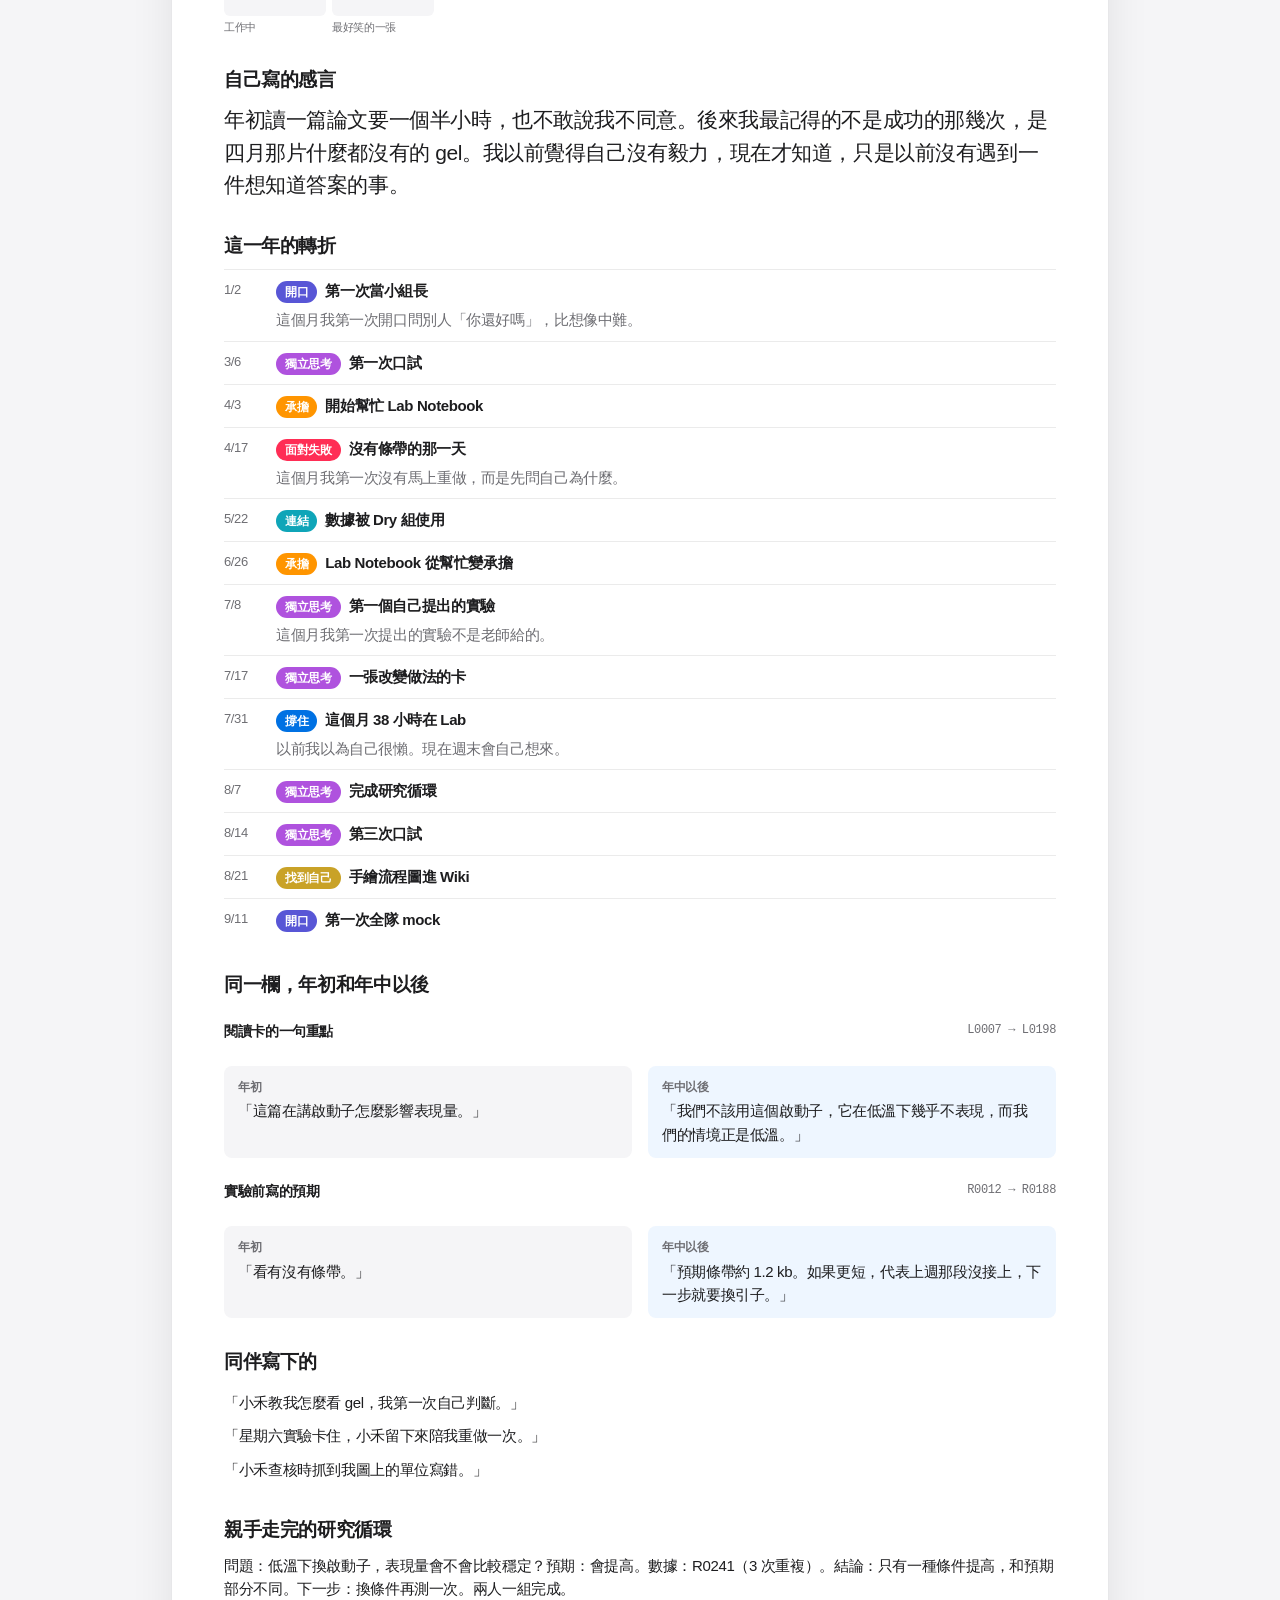
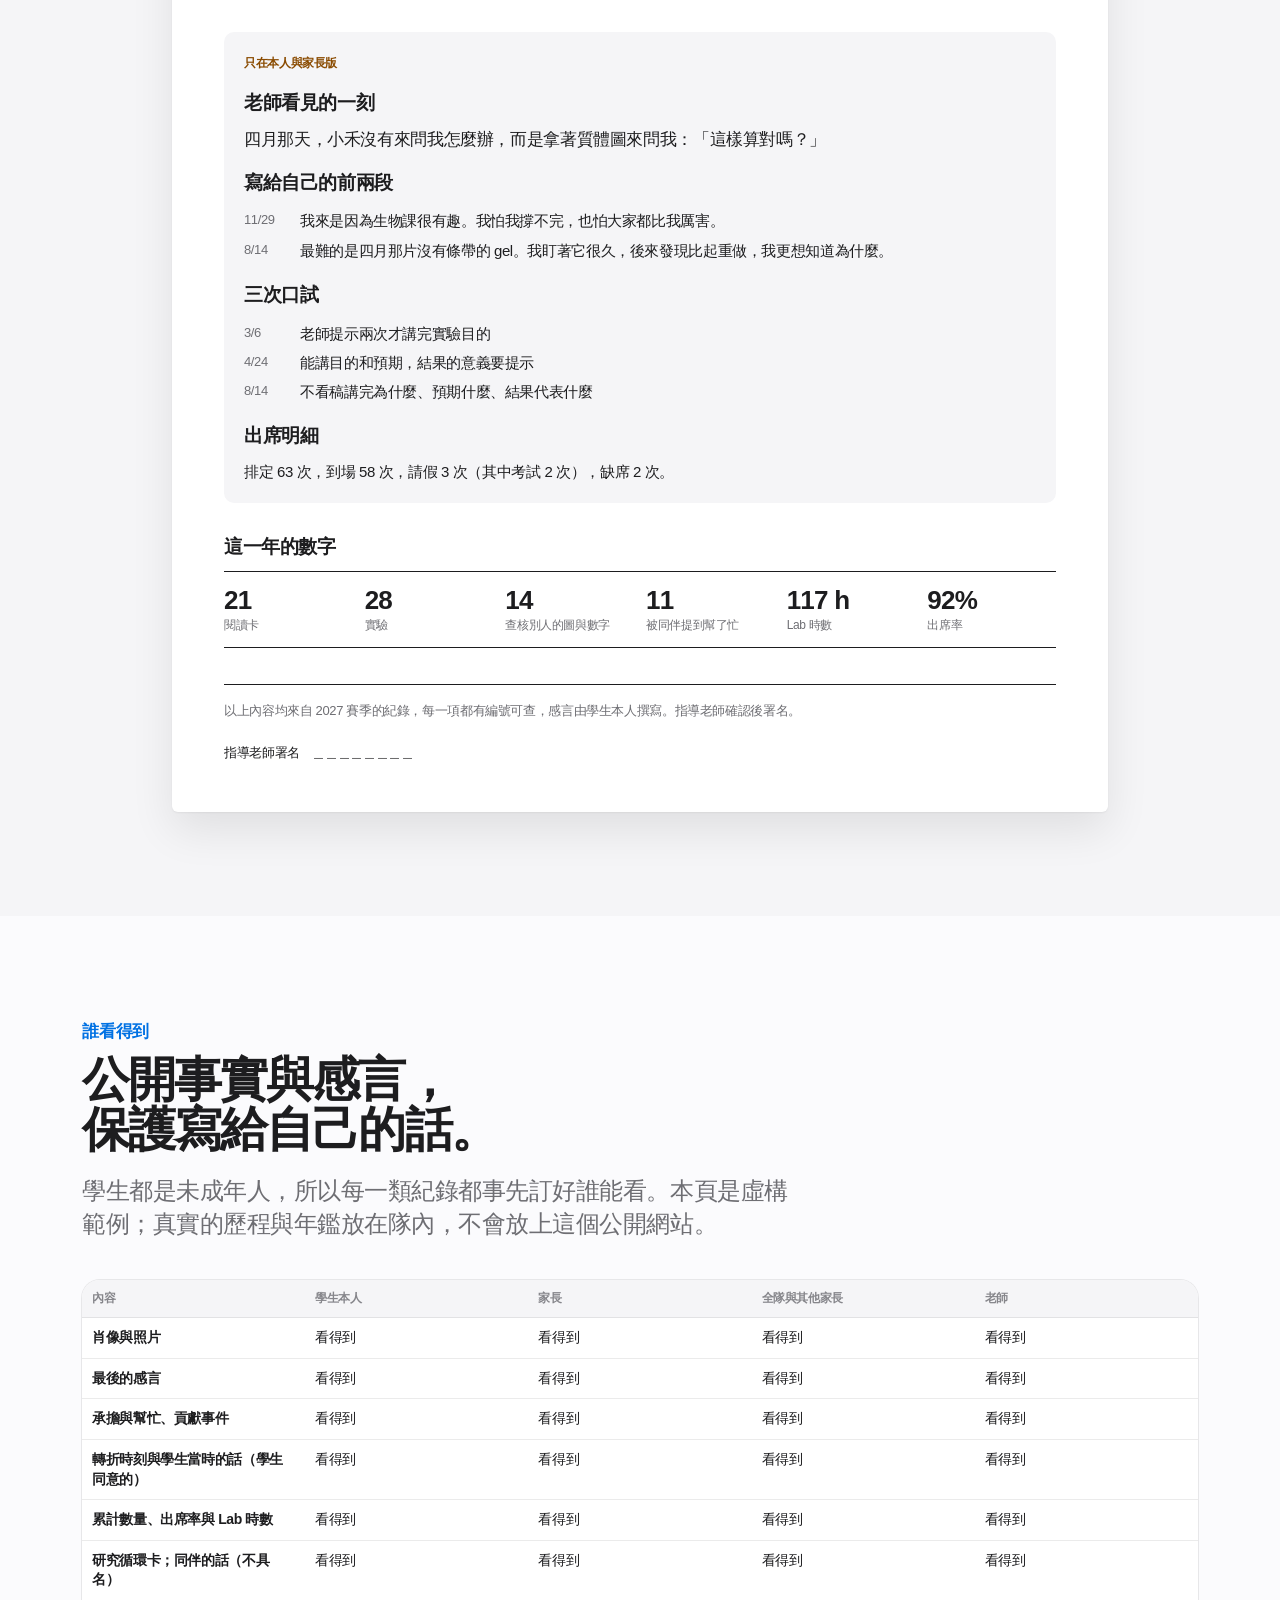
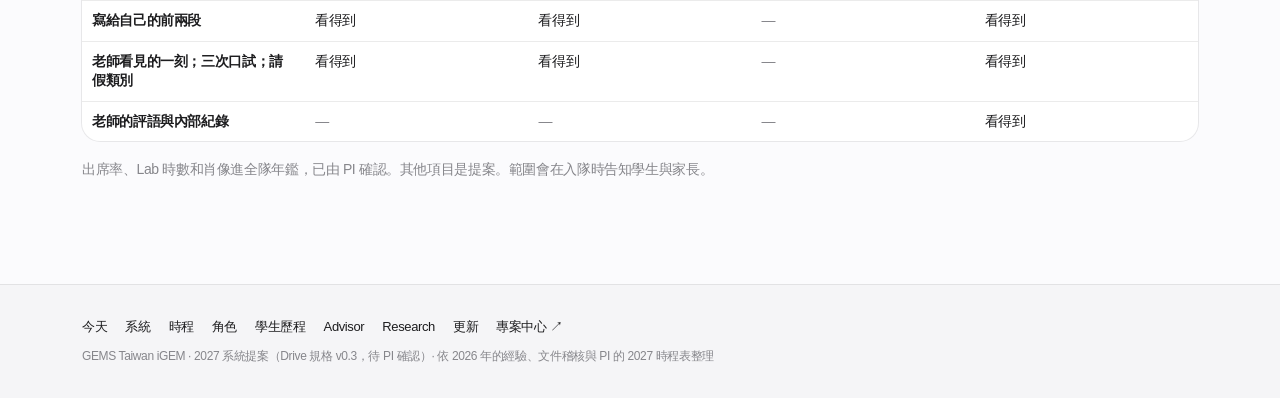
<file: students.html>
<!doctype html>
<html lang="zh-Hant">
<head>
<meta charset="utf-8">
<meta name="viewport" content="width=device-width, initial-scale=1">
<title>學生歷程 · GEMS iGEM 2027</title>
<meta name="description" content="How the GEMS iGEM 2027 team records what each student did and who they became across the year, with three invented worked examples and a yearbook.">
<link rel="icon" href="data:image/svg+xml,%3Csvg xmlns='http://www.w3.org/2000/svg' viewBox='0 0 32 32'%3E%3Crect width='32' height='32' rx='8' fill='%231d1d1f'/%3E%3Ccircle cx='11' cy='16' r='3' fill='%23ff9500'/%3E%3Ccircle cx='21' cy='10' r='3' fill='%230071e3'/%3E%3Ccircle cx='21' cy='22' r='3' fill='%2334c759'/%3E%3C/svg%3E">
<link rel="stylesheet" href="assets/style.css">
<link rel="stylesheet" href="assets/pages.css">
<link rel="stylesheet" href="assets/journey.css">
</head>
<body data-page="students">

<header class="nav" id="nav"></header>
<nav class="subnav" aria-label="On this page"><div class="subnav__in"><a href="#jy-top" data-i18n="sub.jy.top"></a><a href="#jy-heard" data-i18n="sub.jy.heard"></a><a href="#jy-own" data-i18n="sub.jy.own"></a><a href="#jy-how" data-i18n="sub.jy.how"></a><a href="#jy-case" data-i18n="sub.jy.case"></a><a href="#jy-book-sec" data-i18n="sub.jy.book"></a><a href="#jy-who-sec" data-i18n="sub.jy.who"></a></div></nav>

<main id="top">

<section class="phead" id="jy-top">
  <div class="wrap">
    <p class="eyebrow" data-i18n="jy.eyebrow"></p>
    <h1 class="display" data-i18n="jy.h1"></h1>
    <p class="lede" data-i18n="jy.lede"></p>
    <p class="ptag" data-i18n="jy.tag"></p>
    <p class="jy-cta"><a class="btn" href="#jy-case"><span data-i18n="jy.cta"></span> <span aria-hidden="true">↓</span></a></p>
  </div>
</section>

<section class="sec sec--alt" id="jy-heard">
  <div class="wrap wrap--flush">
    <p class="eyebrow" data-i18n="jy.heard.eyebrow"></p>
    <h2 class="headline headline--s" data-i18n="jy.heard.h"></h2>
    <p class="lede" data-i18n="jy.heard.sub"></p>
    <p class="jy-link"><a class="more" href="https://2026.igem.wiki/gems-taiwan/team" target="_blank" rel="noopener"><span data-i18n="jy.heard.link"></span> <span aria-hidden="true">↗</span></a></p>
    <div id="jy-heard-t" class="jy-block"></div>
  </div>
</section>

<section class="sec" id="jy-own">
  <div class="wrap wrap--flush">
    <p class="eyebrow" data-i18n="jy.own.eyebrow"></p>
    <h2 class="headline headline--s" data-i18n="jy.own.h"></h2>
    <p class="lede" data-i18n="jy.own.sub"></p>
    <div id="jy-demo" class="jy-block"></div>
    <div class="jy-two">
      <div>
        <h3 class="adv__h" data-i18n="jy.own.ask"></h3>
        <ol class="jy-ask" id="jy-ask"></ol>
      </div>
      <div>
        <h3 class="adv__h" data-i18n="jy.own.fix"></h3>
        <ul class="jy-fix" id="jy-fix"></ul>
      </div>
    </div>
  </div>
</section>

<section class="sec sec--alt" id="jy-how">
  <div class="wrap wrap--flush">
    <p class="eyebrow" data-i18n="jy.how.eyebrow"></p>
    <h2 class="headline headline--s" data-i18n="jy.how.h"></h2>
    <p class="lede" data-i18n="jy.how.sub"></p>
    <div class="jy-layers">
      <div class="jy-layer">
        <h3 data-i18n="jy.how.layer1"></h3>
        <p data-i18n="jy.how.layer1d"></p>
        <ul class="alist" id="jy-l1"></ul>
      </div>
      <div class="jy-layer jy-layer--deep">
        <h3 data-i18n="jy.how.layer2"></h3>
        <p data-i18n="jy.how.layer2d"></p>
        <ul class="jy-acts" id="jy-l2"></ul>
      </div>
    </div>
    <details class="jy-more">
      <summary data-i18n="jy.how.more"></summary>
      <div id="jy-dims"></div>
    </details>
    <h3 class="adv__h" data-i18n="jy.rules.h"></h3>
    <ul class="alist alist--ok" id="jy-trust"></ul>
  </div>
</section>

<section class="sec" id="jy-case">
  <div class="wrap">
    <p class="eyebrow" data-i18n="jy.case.eyebrow"></p>
    <h2 class="headline headline--s" data-i18n="jy.case.h"></h2>
    <p class="lede" data-i18n="jy.case.sub"></p>
  </div>
  <div class="wrap wrap--wide">
    <div class="seg jy-tabs" id="jy-students" role="tablist"></div>
    <div class="jy-arc" id="jy-arc"></div>
    <div class="jy-player">
      <div class="jy-bar">
        <button class="jy-play" id="jy-play" type="button"></button>
        <div class="jy-now"><b id="jy-date"></b><span id="jy-stage"></span></div>
        <input type="range" id="jy-range" min="0" step="1" value="0">
      </div>
      <div class="jy-counters" id="jy-counters" aria-live="off"></div>
      <div class="jy-facets" id="jy-facets"></div>
      <div class="jy-chart" id="jy-chart"></div>
      <div class="jy-legend" id="jy-legend"></div>
    </div>
    <div class="jy-detail" id="jy-detail" aria-live="polite"></div>
  </div>
</section>

<section class="sec sec--alt" id="jy-book-sec">
  <div class="wrap">
    <p class="eyebrow" data-i18n="jy.book.eyebrow"></p>
    <h2 class="headline headline--s" data-i18n="jy.book.h"></h2>
    <p class="lede" data-i18n="jy.book.sub"></p>
    <div class="seg jy-tabs" id="jy-book-students" role="tablist"></div>
    <div class="jy-bookbar">
      <div class="seg" id="jy-views" role="tablist"></div>
      <button class="jy-print" id="jy-print" type="button"></button>
    </div>
    <article class="yb" id="jy-book"></article>
  </div>
</section>

<section class="sec" id="jy-who-sec">
  <div class="wrap wrap--flush">
    <p class="eyebrow" data-i18n="jy.who.eyebrow"></p>
    <h2 class="headline headline--s" data-i18n="jy.who.h"></h2>
    <p class="lede" data-i18n="jy.who.sub"></p>
    <div id="jy-who" class="jy-block"></div>
    <p class="note" data-i18n="jy.who.note"></p>
  </div>
</section>

</main>

<footer class="foot" id="foot"></footer>

<script src="assets/data.js"></script>
<script src="assets/updates.js"></script>
<script src="assets/site.js"></script>
<script src="assets/journey.js"></script>
<script src="assets/app.js"></script>
</body>
</html>
</file>
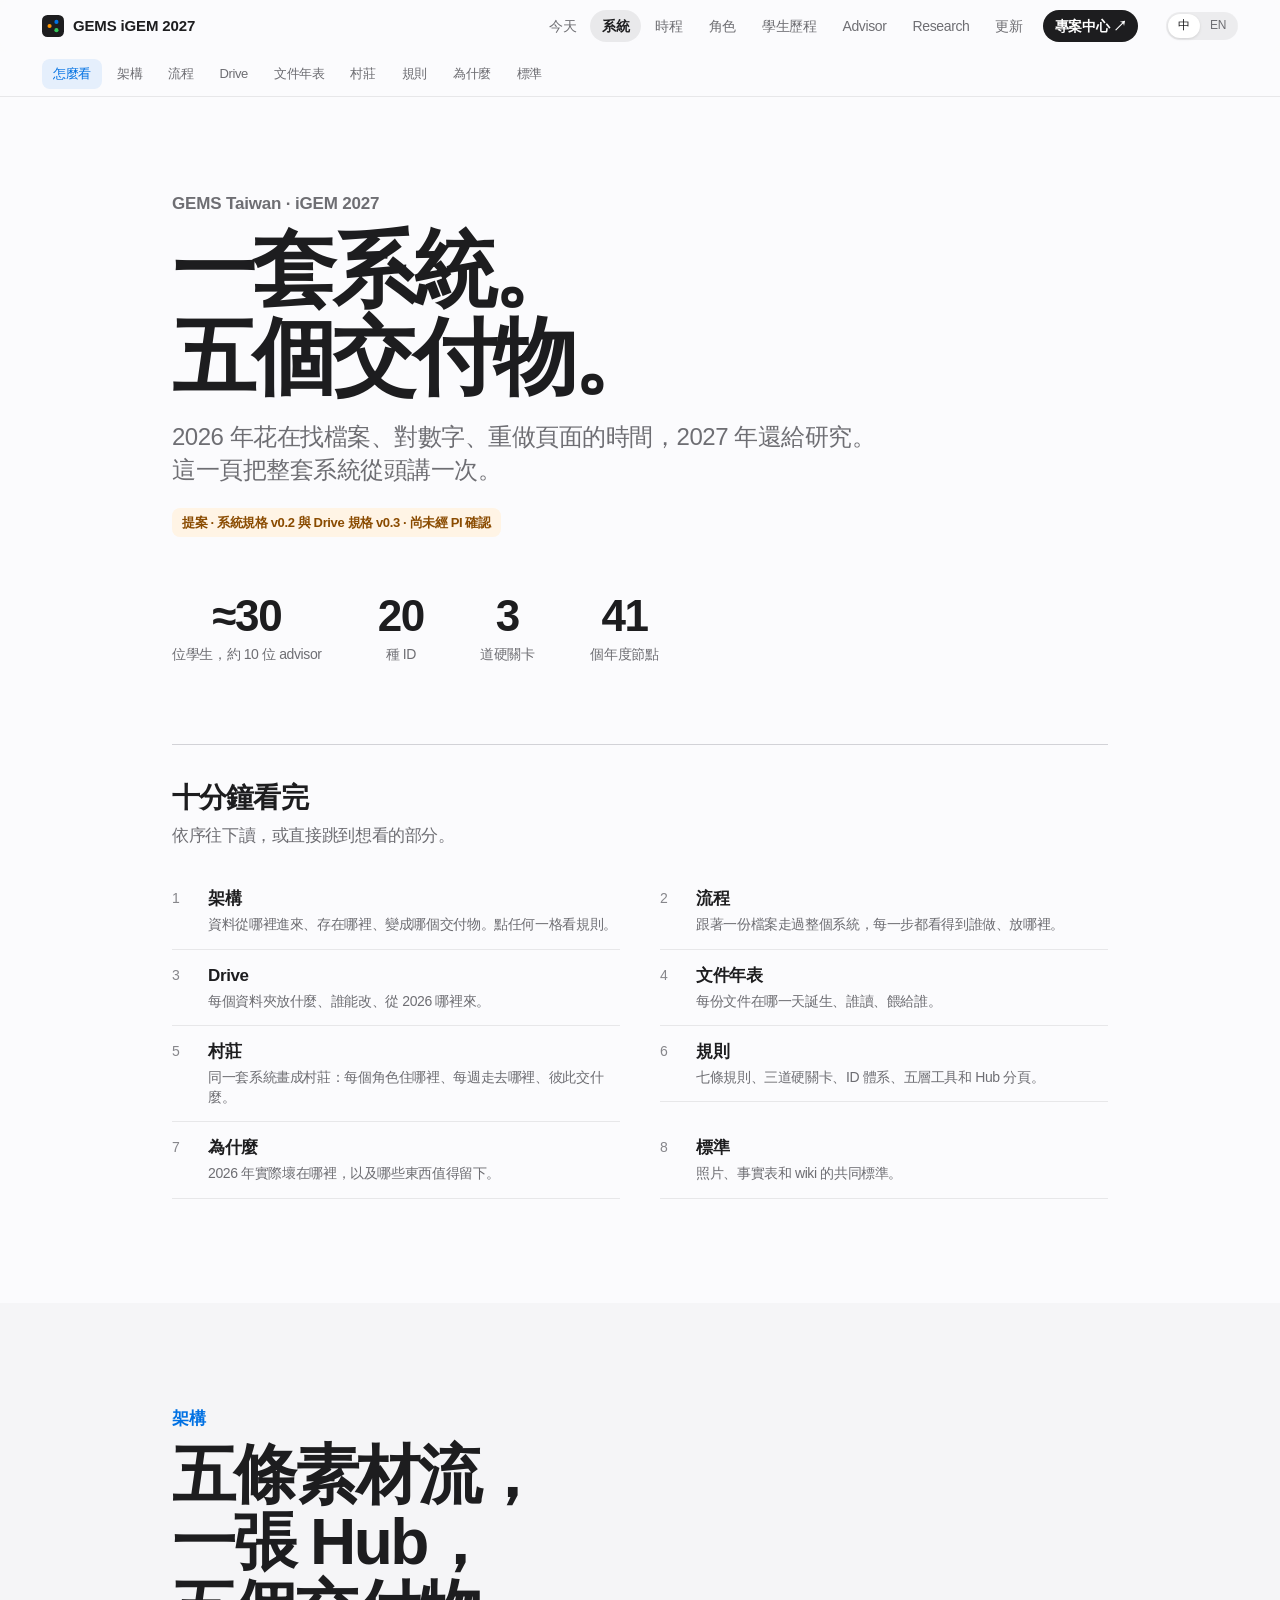
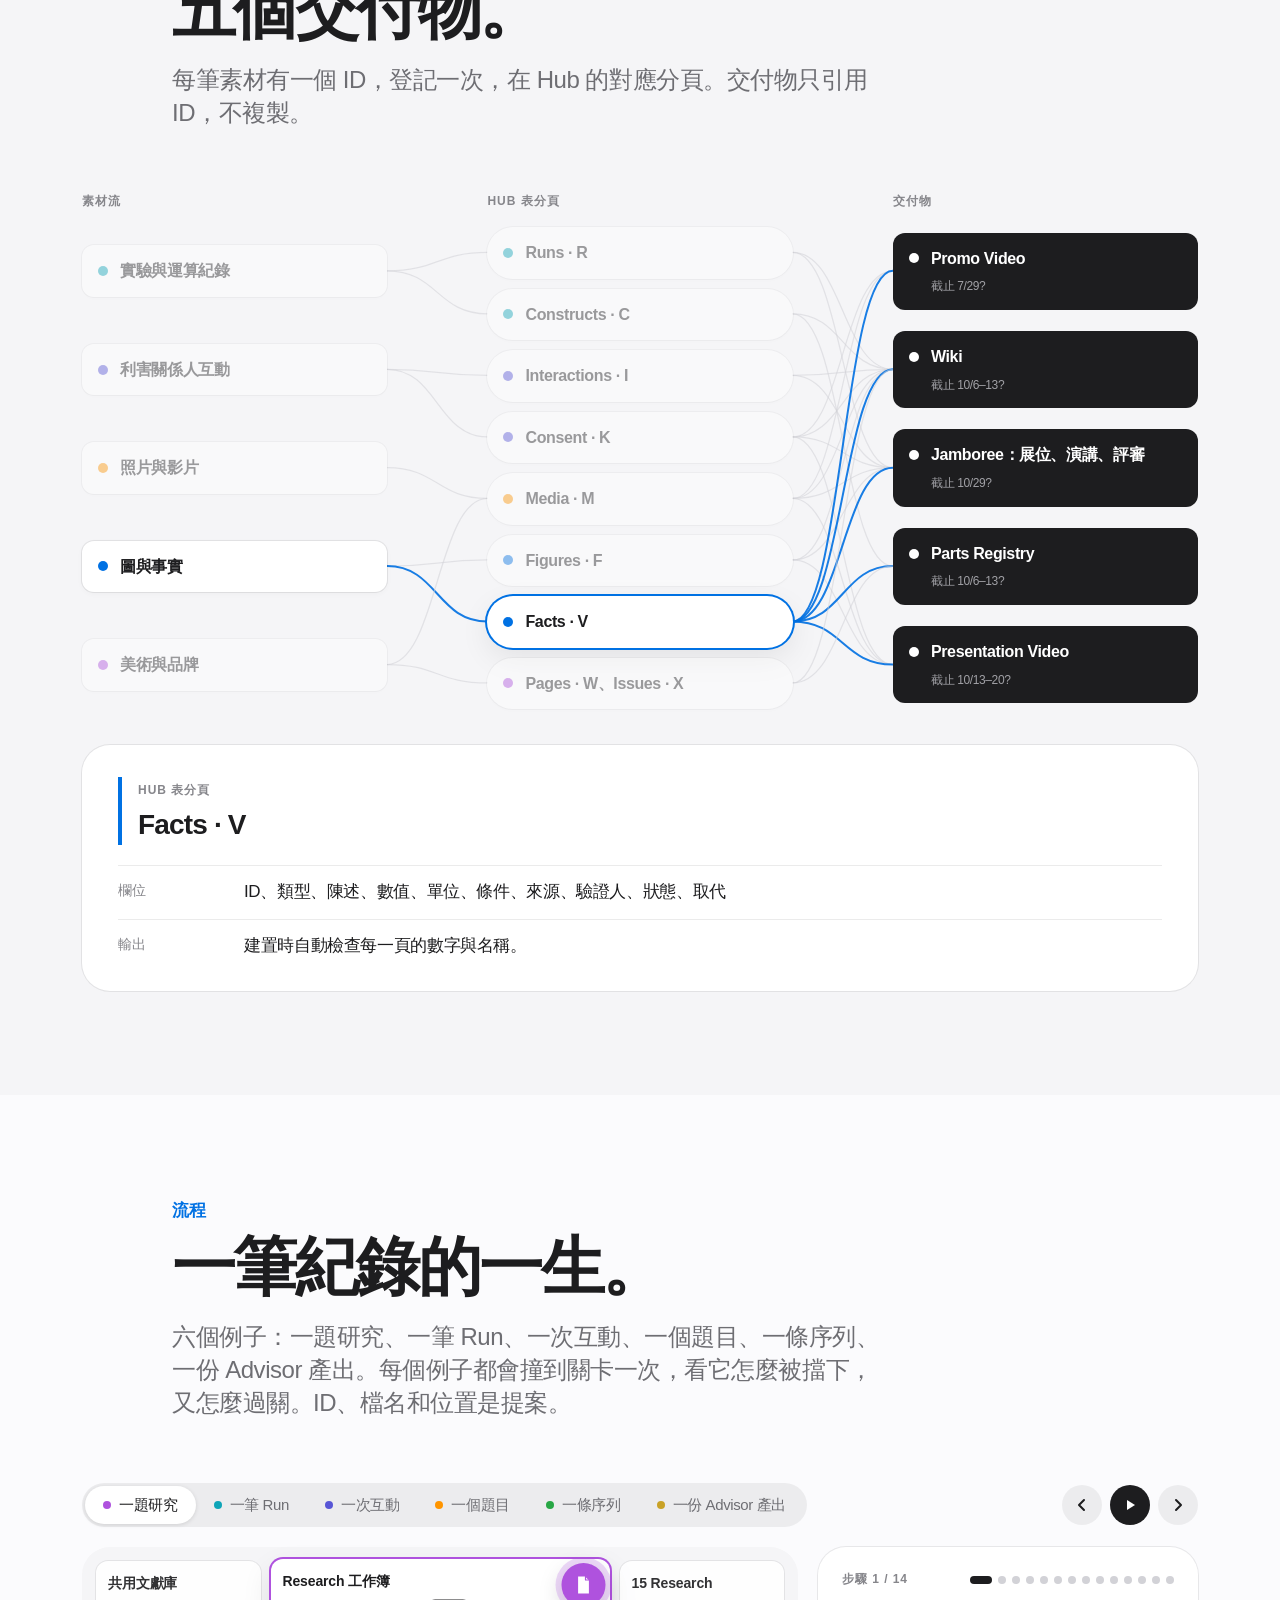
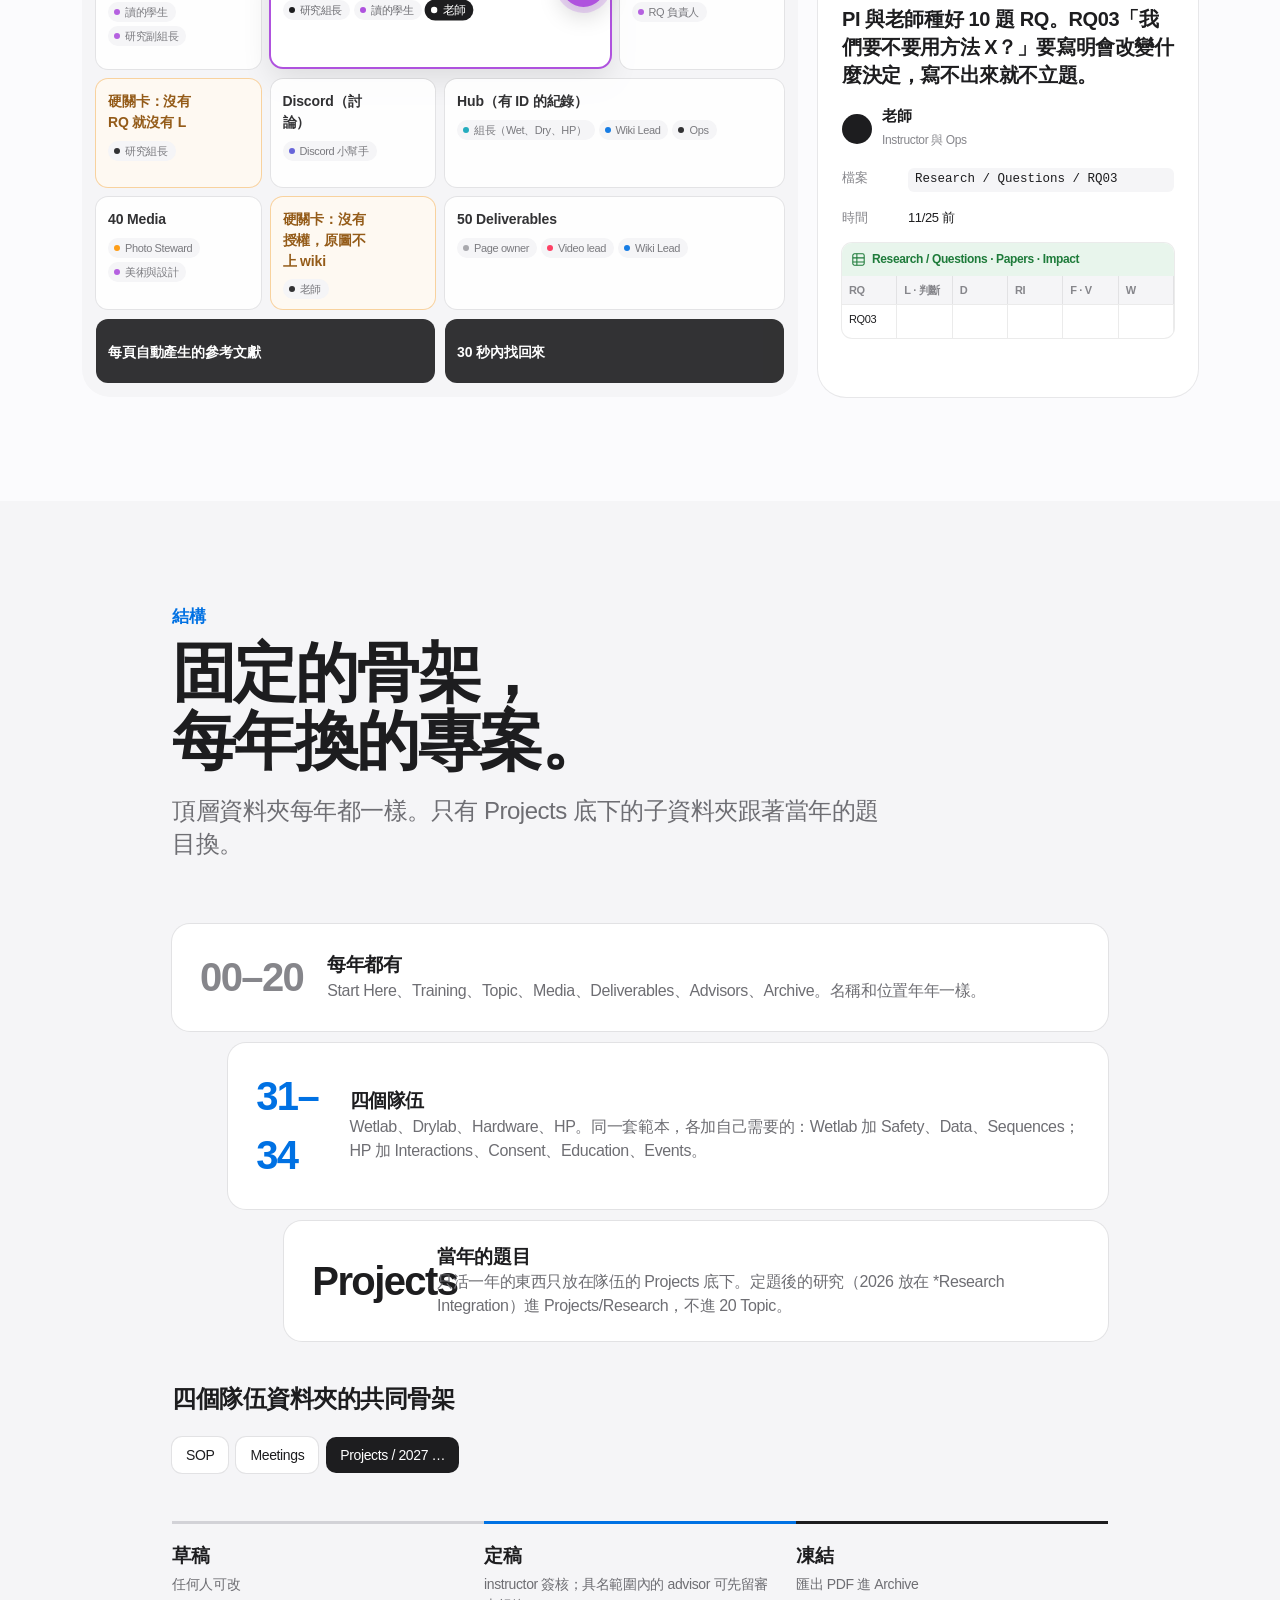
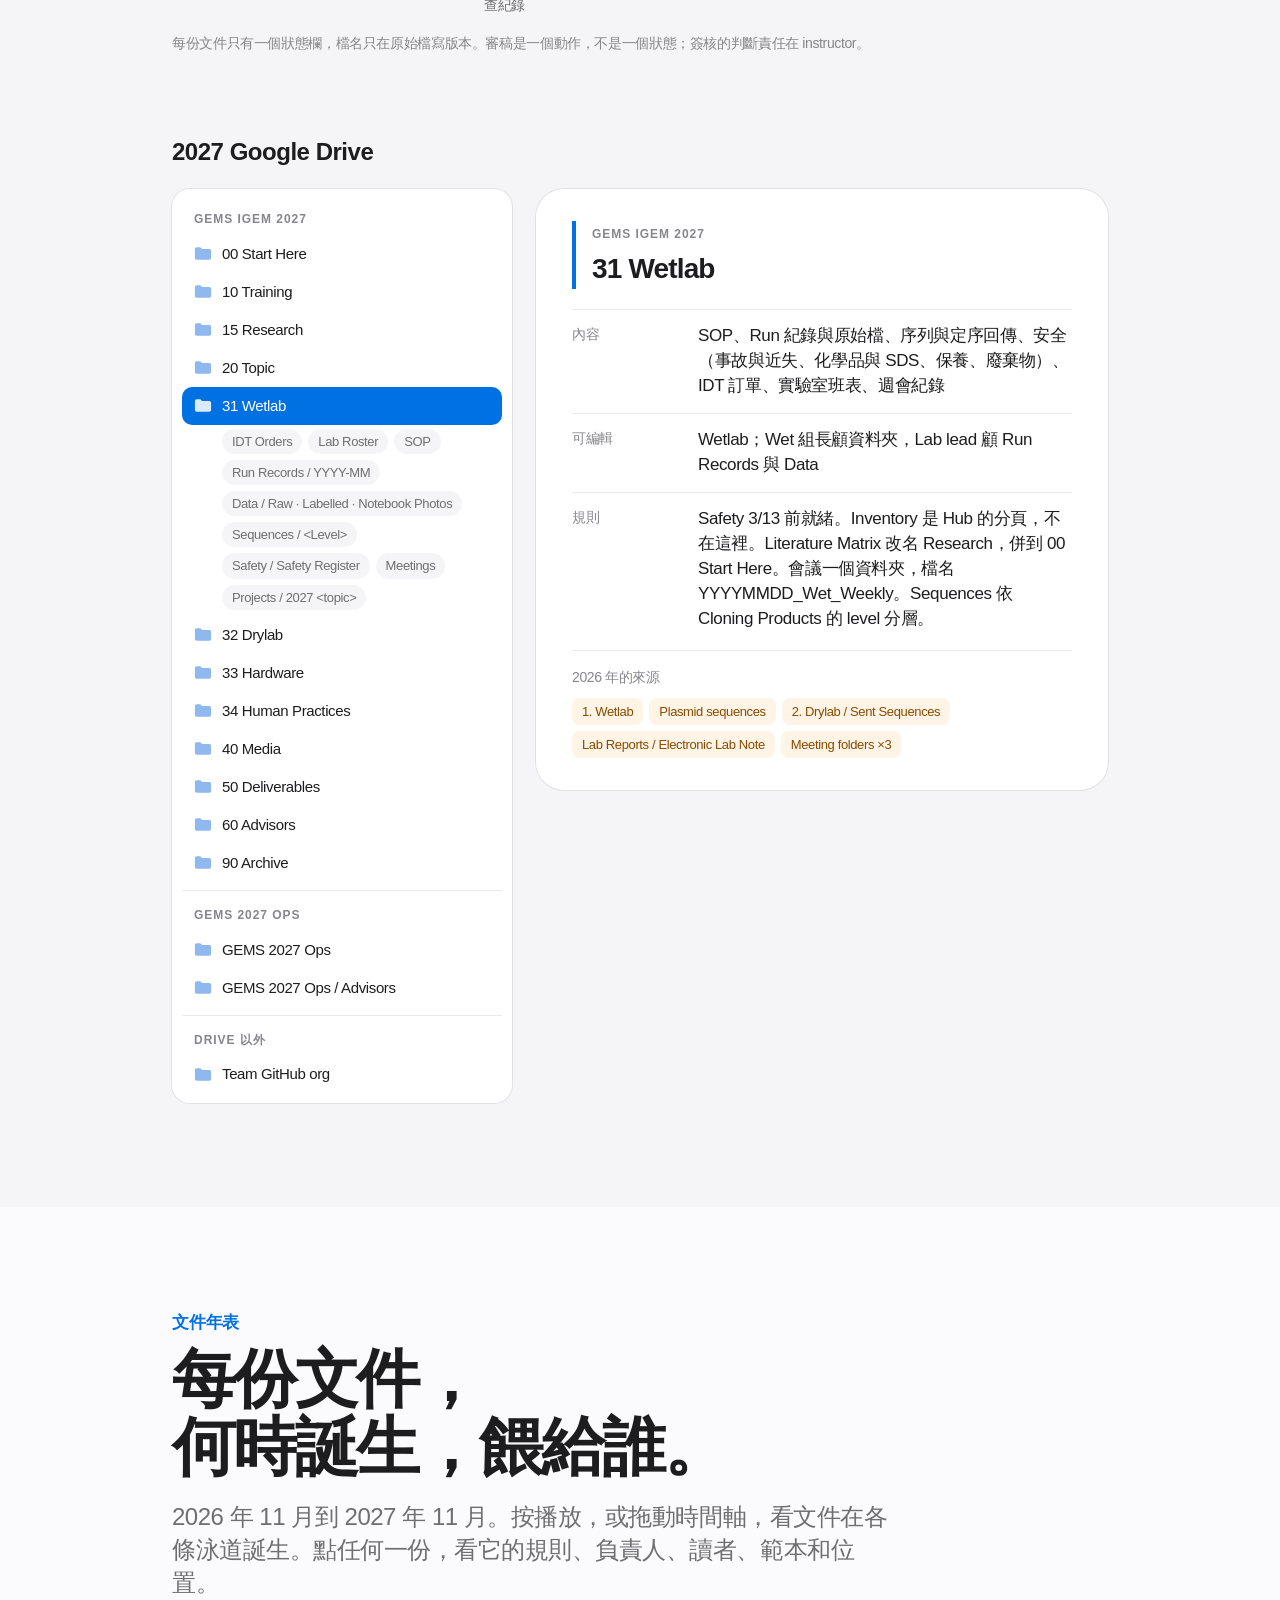
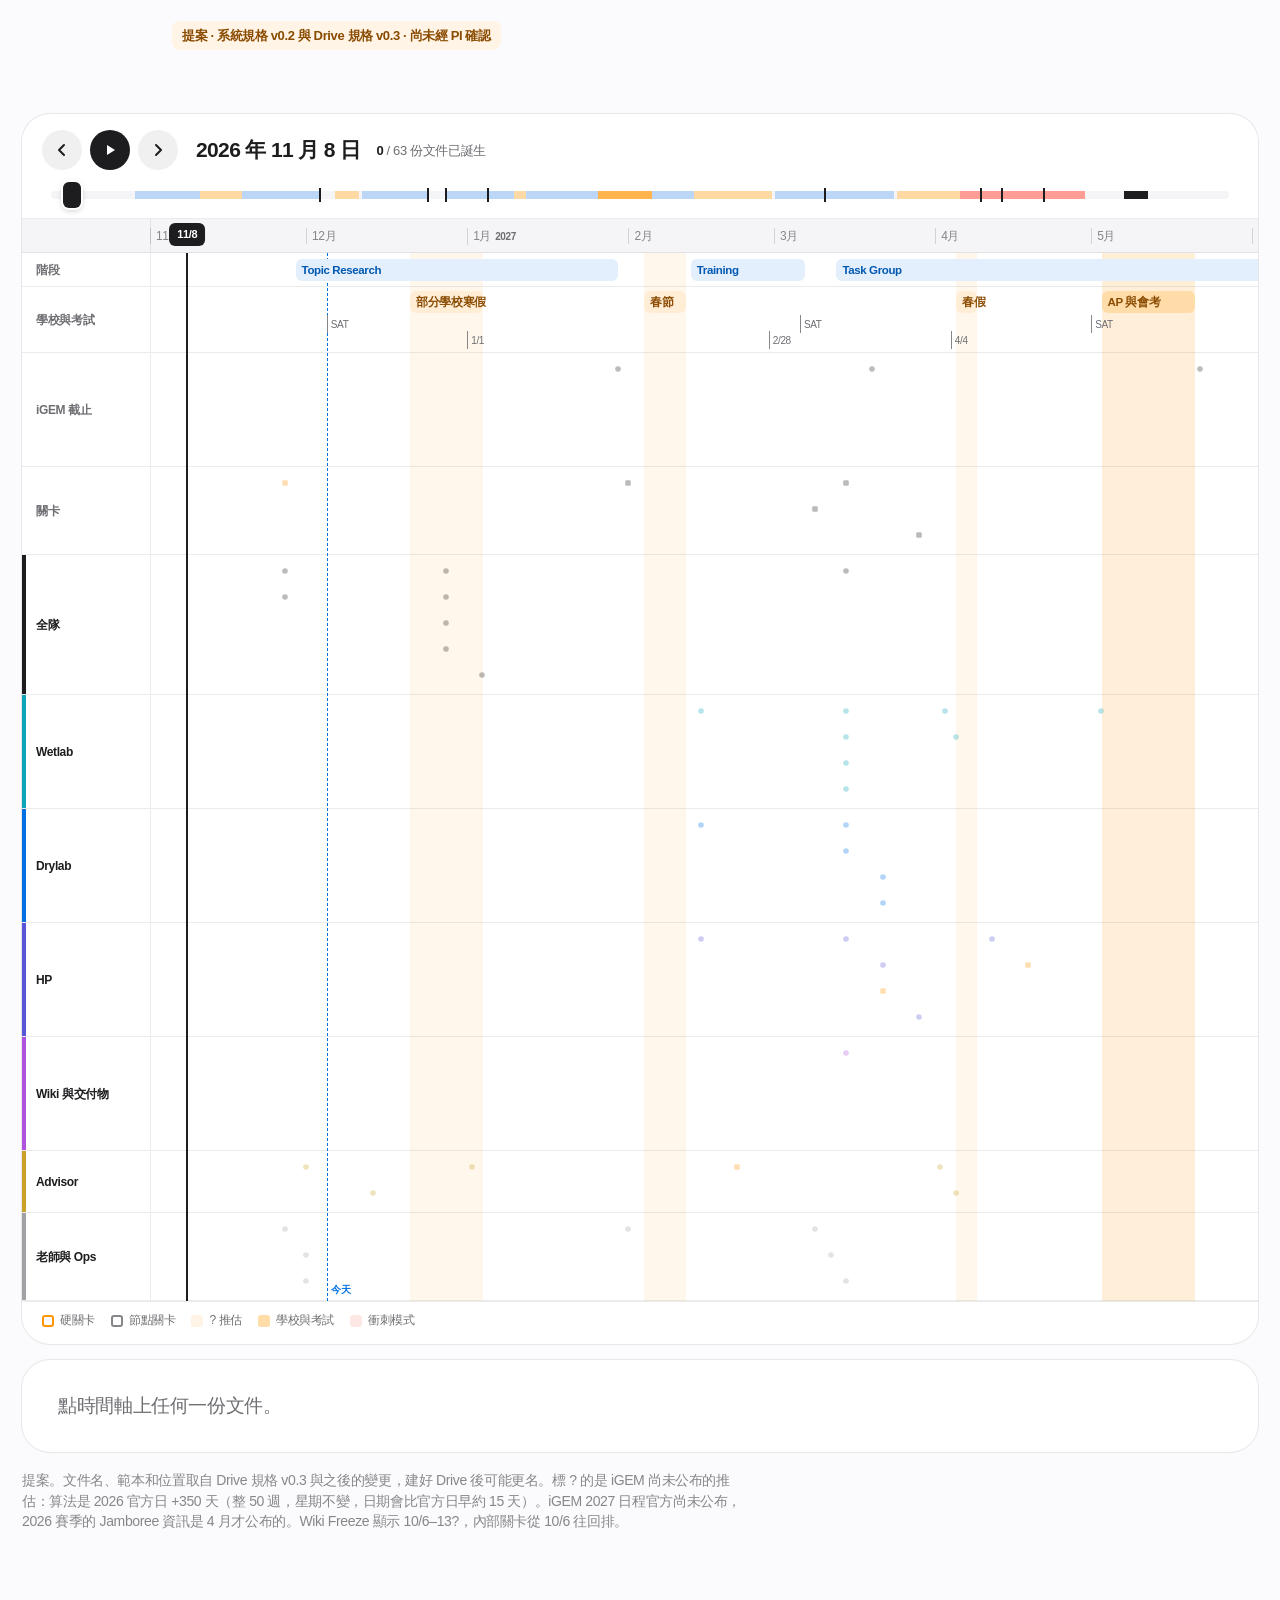
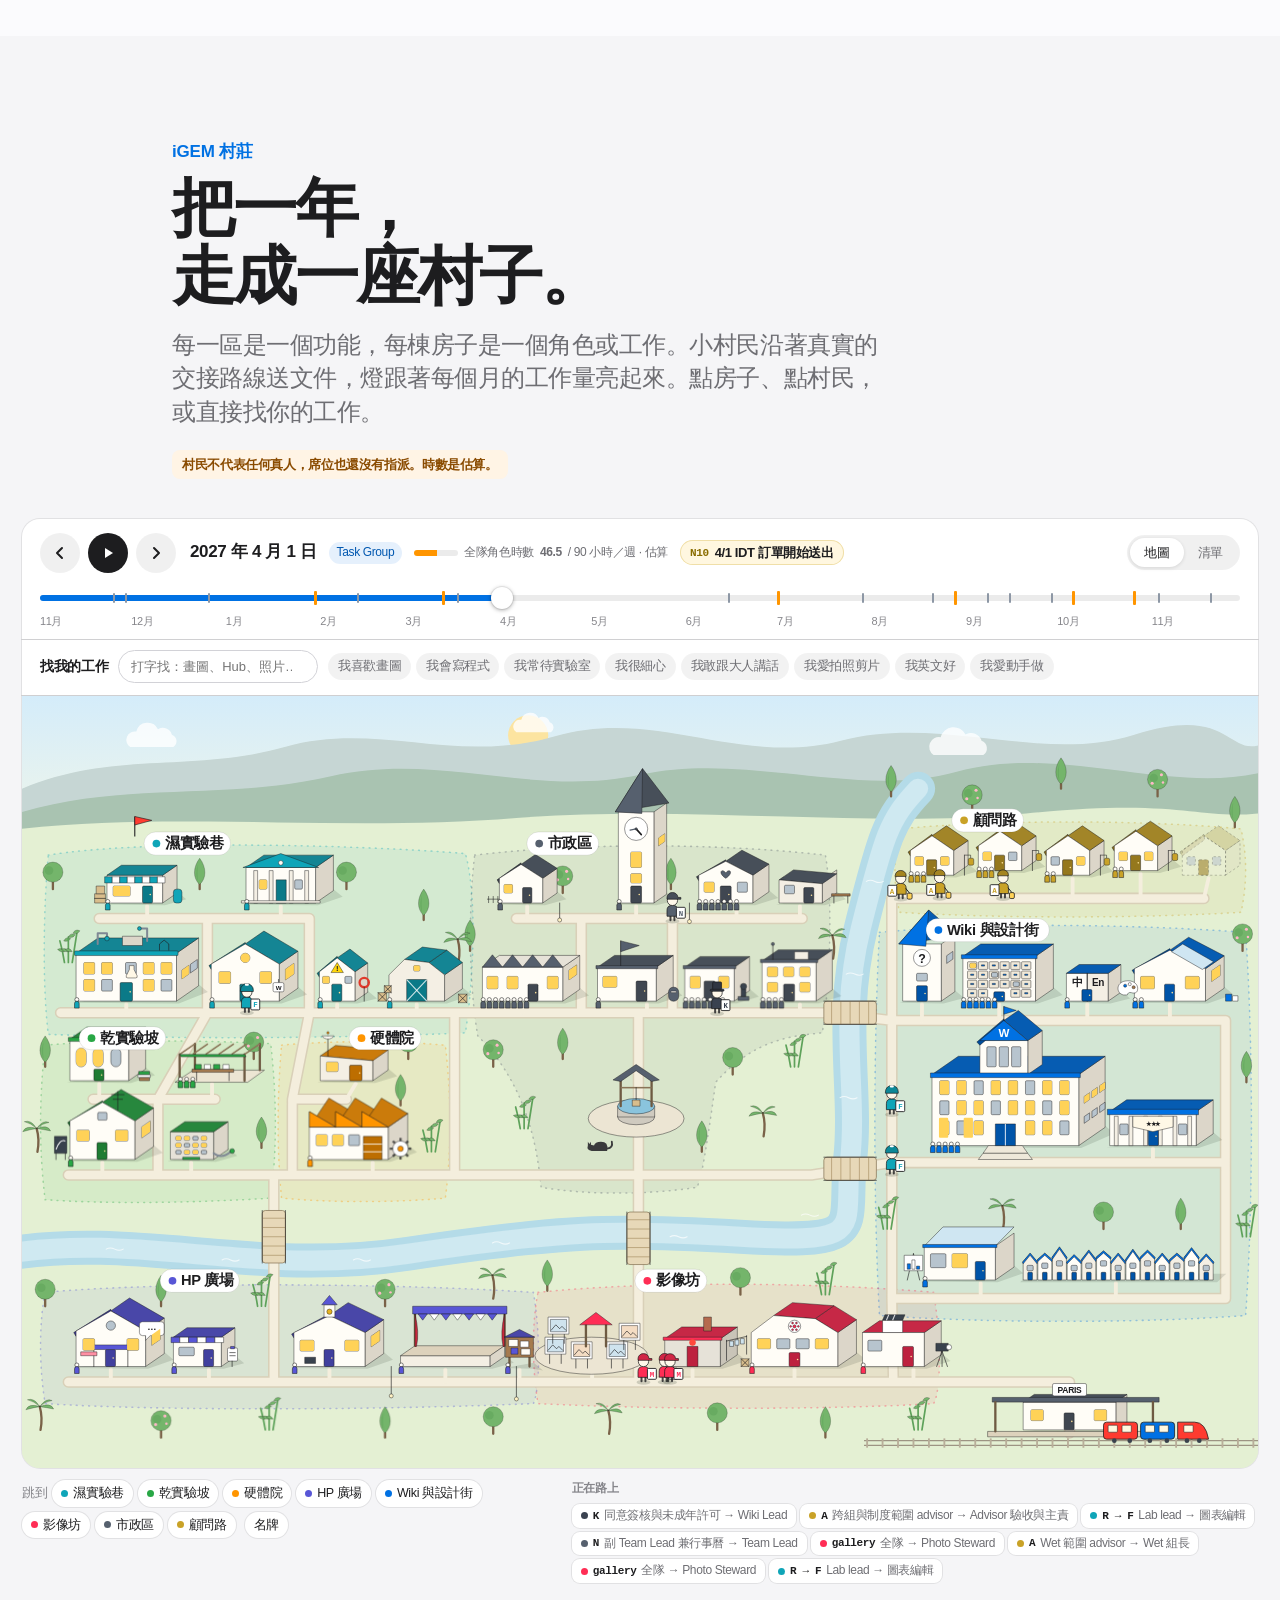
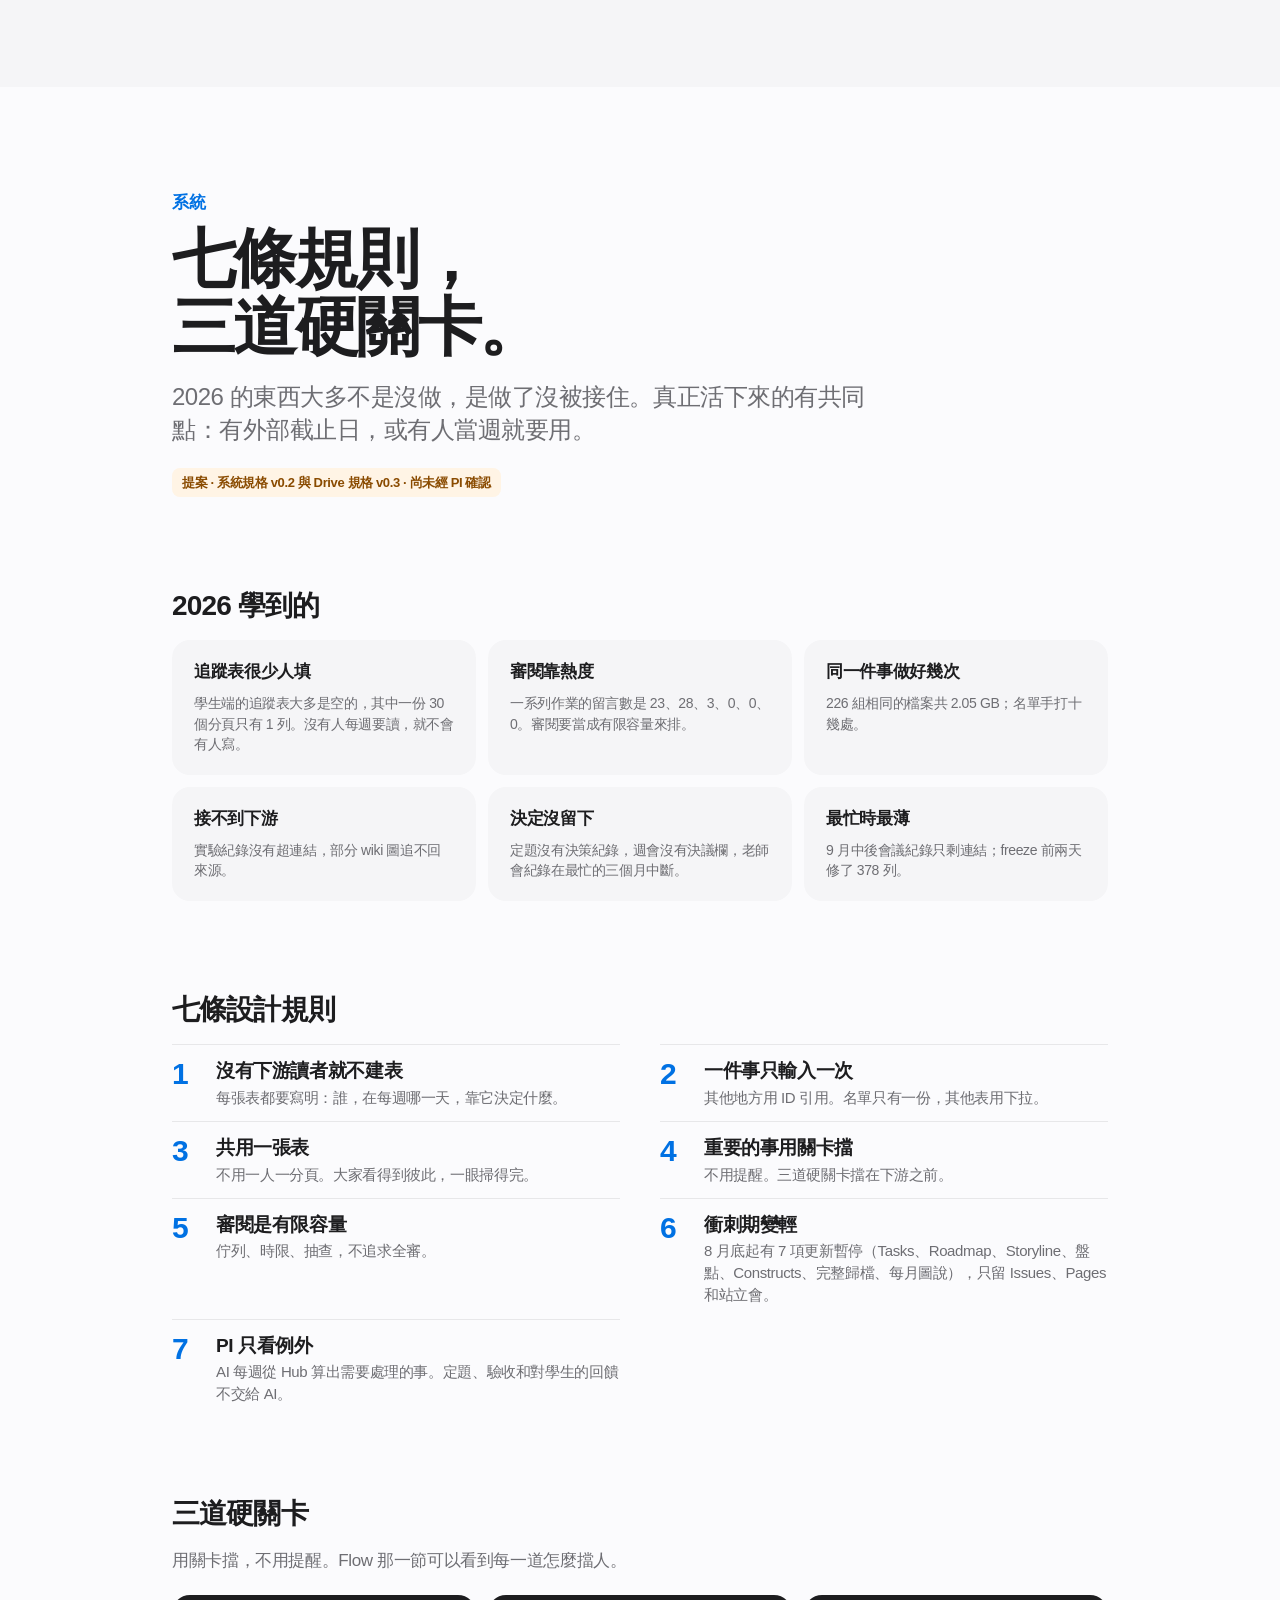
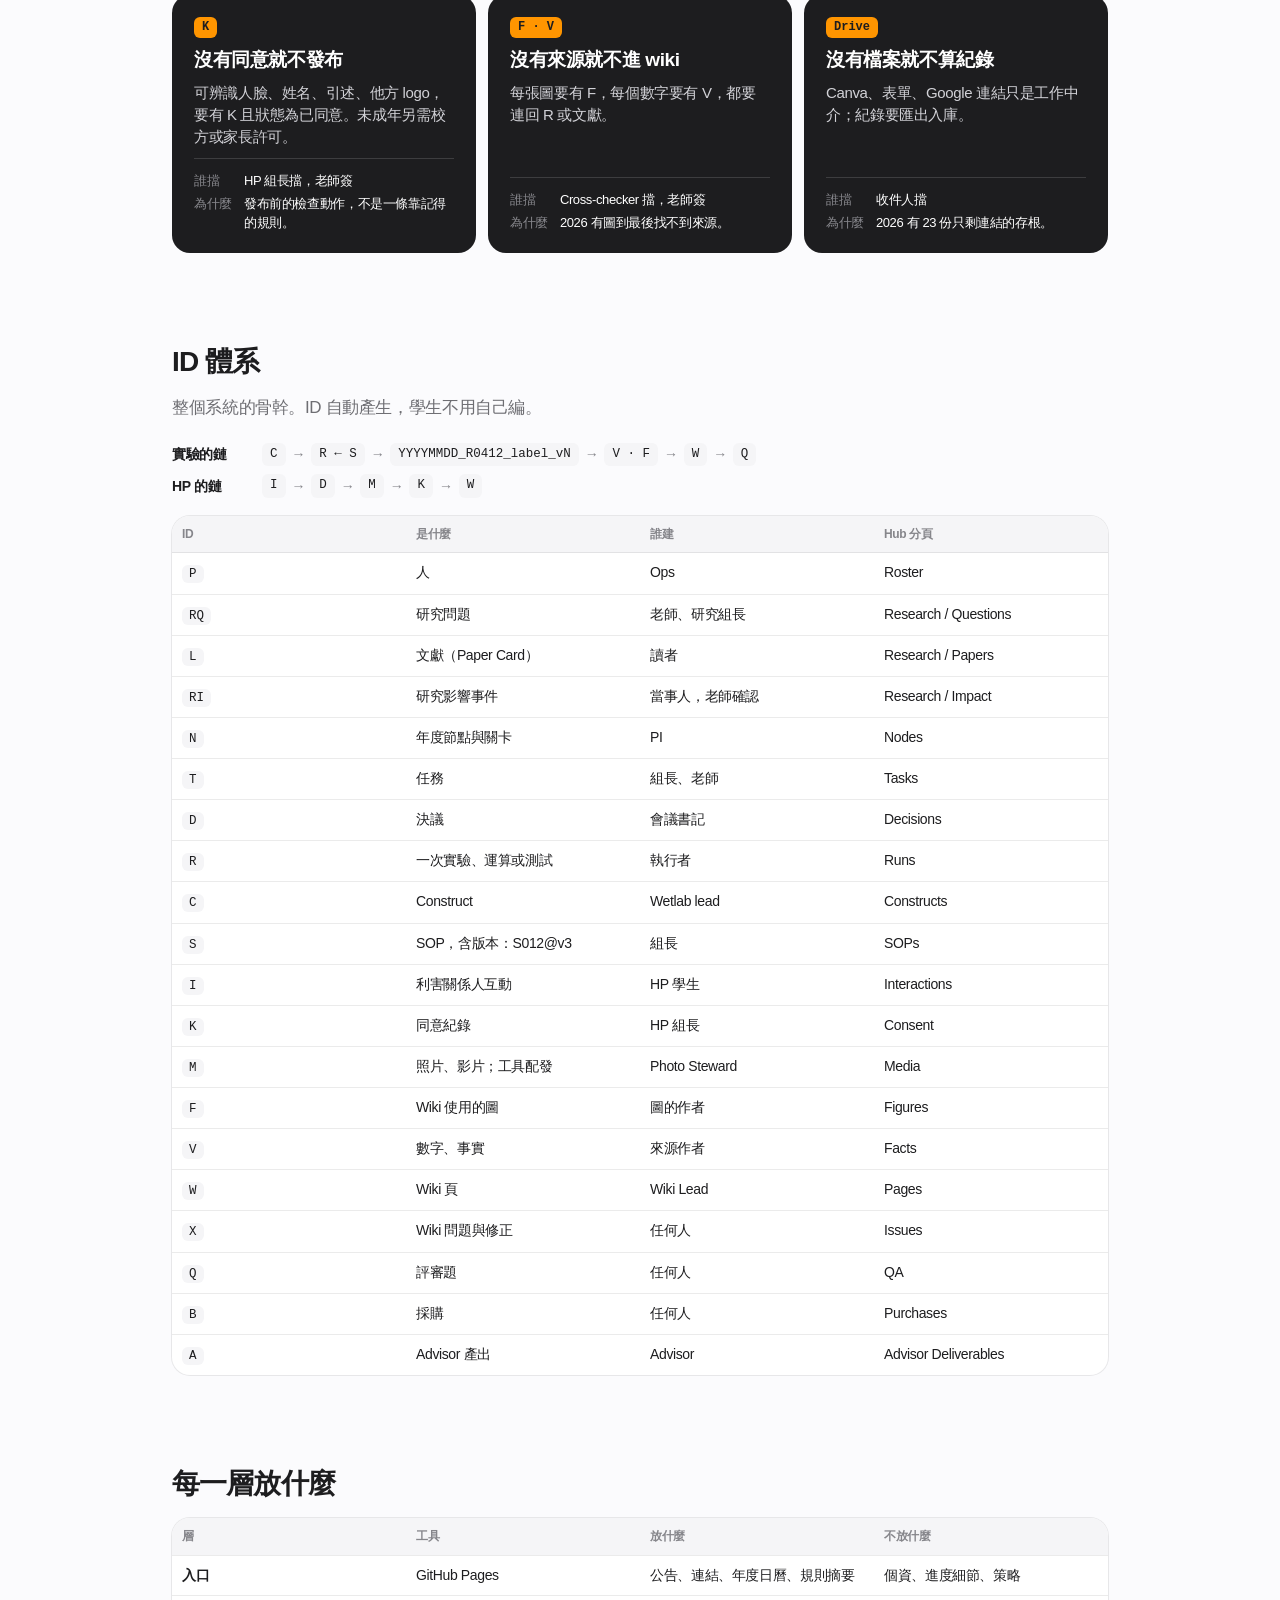
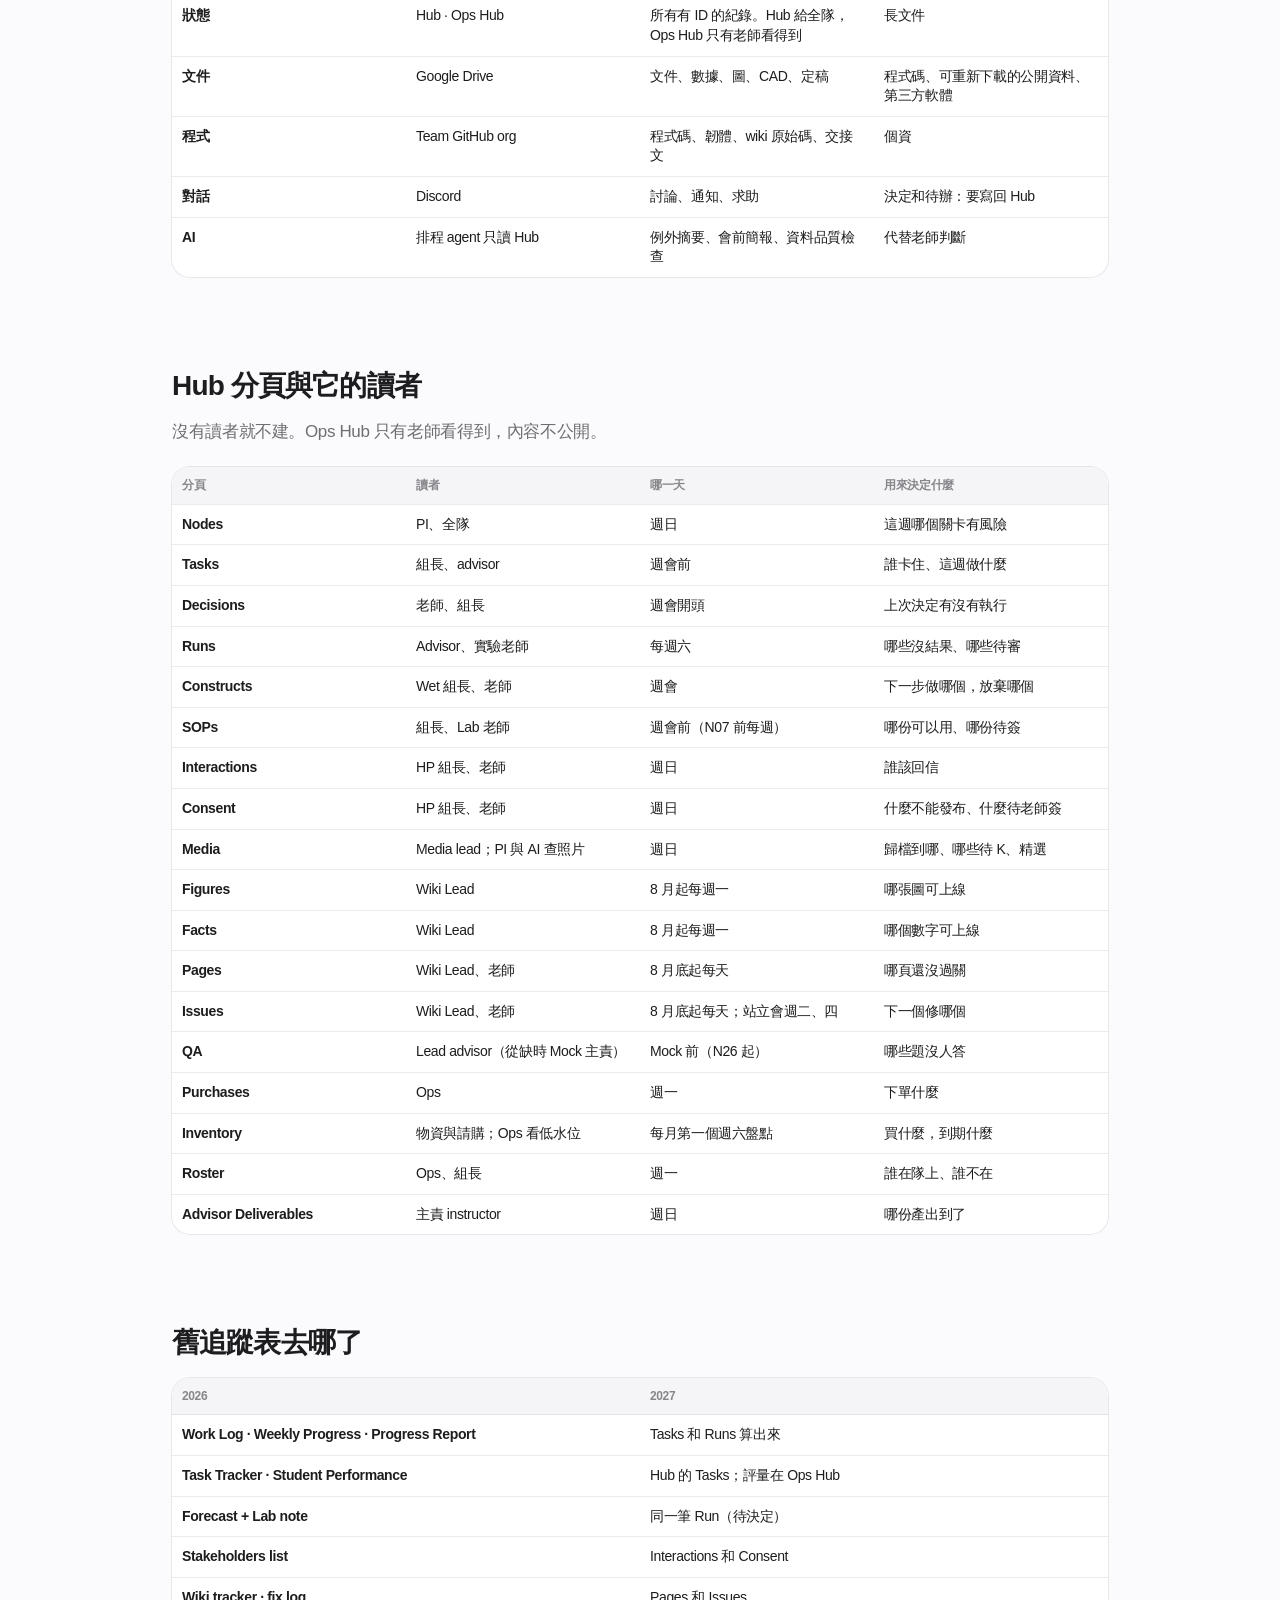
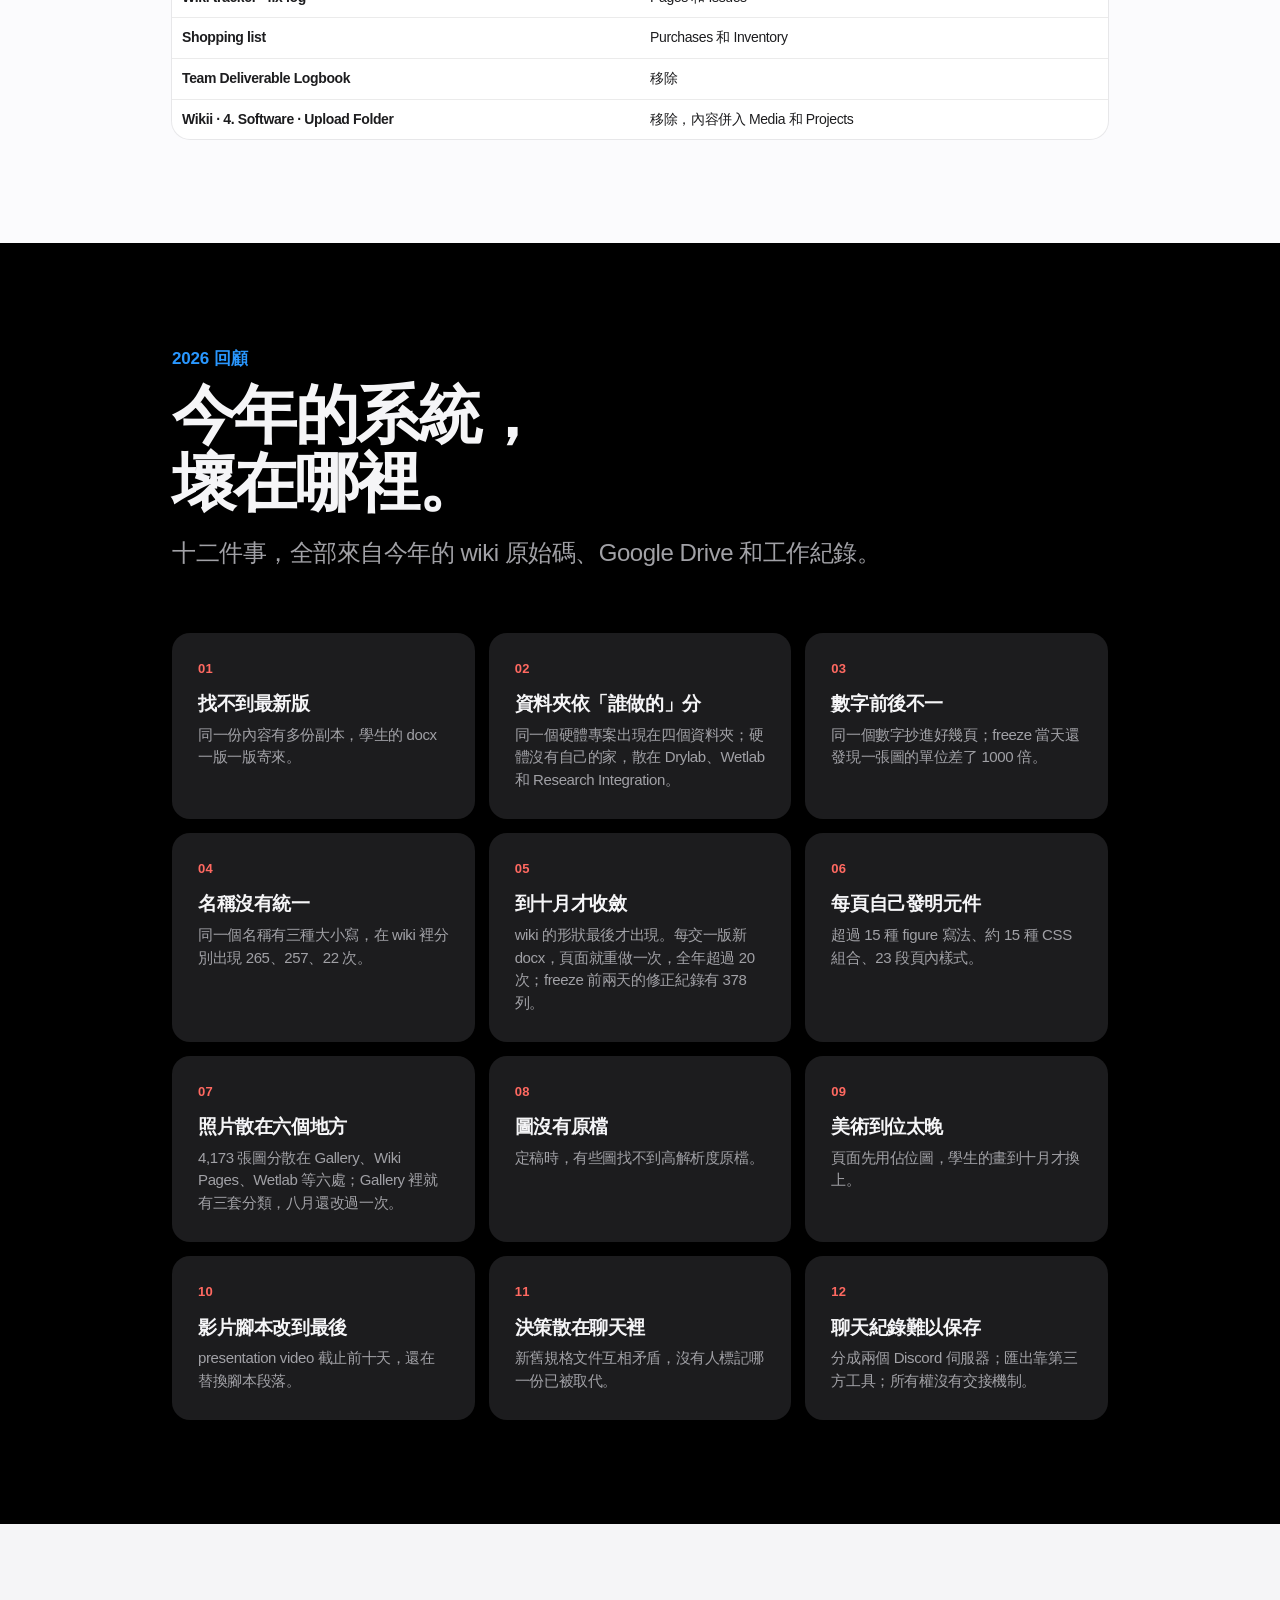
<file: system.html>
<!doctype html>
<html lang="zh-Hant">
<head>
<meta charset="utf-8">
<meta name="viewport" content="width=device-width, initial-scale=1">
<title>系統全貌 · GEMS iGEM 2027</title>
<meta name="description" content="The whole GEMS iGEM 2027 team system: why it exists, rules, architecture, Drive structure, flow, the year of documents and the iGEM Village.">
<link rel="icon" href="data:image/svg+xml,%3Csvg xmlns='http://www.w3.org/2000/svg' viewBox='0 0 32 32'%3E%3Crect width='32' height='32' rx='8' fill='%231d1d1f'/%3E%3Ccircle cx='11' cy='16' r='3' fill='%23ff9500'/%3E%3Ccircle cx='21' cy='10' r='3' fill='%230071e3'/%3E%3Ccircle cx='21' cy='22' r='3' fill='%2334c759'/%3E%3C/svg%3E">
<link rel="stylesheet" href="assets/style.css">
<link rel="stylesheet" href="assets/pages.css">
</head>
<body data-page="system">

<header class="nav" id="nav"></header>
<nav class="subnav" aria-label="On this page"><div class="subnav__in"><a href="#brief" data-i18n="sub.brief"></a><a href="#architecture" data-i18n="sub.arch"></a><a href="#flow" data-i18n="sub.flow"></a><a href="#depth" data-i18n="sub.drive"></a><a href="#year" data-i18n="sub.year"></a><a href="#village" data-i18n="sub.village"></a><a href="#system" data-i18n="sub.rules"></a><a href="#problems" data-i18n="sub.why"></a><a href="#photo" data-i18n="sub.std"></a></div></nav>

<main id="top">

<section class="phead phead--system" id="brief">
  <div class="wrap">
    <p class="eyebrow" data-i18n="hero.eyebrow"></p>
    <h1 class="display" data-i18n="sys.h1"></h1>
    <p class="lede" data-i18n="sys.lede"></p>
    <p class="ptag" data-i18n="sys.tag"></p>
    <div class="stats stats--left" id="sys-stats"></div>
    <div class="brief">
      <h2 data-i18n="brief.h"></h2>
      <p data-i18n="brief.sub"></p>
      <ol class="brief__list" id="brief-list"></ol>
    </div>
  </div>
</section>

<section class="sec sec--alt" id="architecture">
  <div class="wrap">
    <p class="eyebrow" data-i18n="arch.eyebrow"></p>
    <h2 class="headline" data-i18n="arch.title"></h2>
    <p class="lede" data-i18n="arch.sub"></p>
  </div>
  <div class="wrap wrap--wide">
    <div class="graph" id="graph">
      <svg class="graph__lines" id="graph-lines" aria-hidden="true"></svg>
      <div class="graph__col"><h3 data-i18n="arch.col.streams"></h3><div id="col-streams"></div></div>
      <div class="graph__col"><h3 data-i18n="arch.col.registers"></h3><div id="col-registers"></div></div>
      <div class="graph__col"><h3 data-i18n="arch.col.deliverables"></h3><div id="col-deliverables"></div></div>
    </div>
    <div class="panel" id="graph-panel" aria-live="polite"></div>
  </div>
</section>

<section class="sec" id="flow">
  <div class="wrap">
    <p class="eyebrow" data-i18n="flow.eyebrow"></p>
    <h2 class="headline" data-i18n="flow.title"></h2>
    <p class="lede" data-i18n="flow.sub"></p>
  </div>
  <div class="wrap wrap--wide">
    <div class="flow__bar">
      <div class="seg" id="flow-tabs" role="tablist"></div>
      <div class="flow__ctl">
        <button id="flow-prev" class="ctl"><svg viewBox="0 0 16 16"><path d="M10 3 5 8l5 5"/></svg></button>
        <button id="flow-play" class="ctl ctl--main"><svg viewBox="0 0 16 16" class="i-play"><path d="M5 3v10l8-5z"/></svg><svg viewBox="0 0 16 16" class="i-pause"><path d="M5 3v10M11 3v10"/></svg></button>
        <button id="flow-next" class="ctl"><svg viewBox="0 0 16 16"><path d="m6 3 5 5-5 5"/></svg></button>
      </div>
    </div>
    <div class="flow">
      <div class="board" id="board">
        <svg class="board__trail" id="board-trail" aria-hidden="true"></svg>
        <div class="board__token" id="token"></div>
      </div>
      <div class="fpanel" id="fpanel" aria-live="polite"></div>
    </div>
  </div>
</section>

<section class="sec sec--alt" id="depth">
  <div class="wrap">
    <p class="eyebrow" data-i18n="depth.eyebrow"></p>
    <h2 class="headline" data-i18n="depth.title"></h2>
    <p class="lede" data-i18n="depth.sub"></p>
    <div class="layers" id="layers"></div>
    <div class="template"><h3 class="drive__h" data-i18n="depth.template"></h3><div class="template__row" id="template"></div></div>
    <div class="states">
      <ol id="states"></ol>
      <p class="note" data-i18n="depth.states"></p>
    </div>
    <div class="drive">
      <h3 class="drive__h" data-i18n="depth.tree"></h3>
      <div class="drive__grid">
        <ul class="tree" id="tree"></ul>
        <div class="panel panel--side" id="tree-panel" aria-live="polite"></div>
      </div>
    </div>
  </div>
</section>

<section class="sec" id="year">
  <div class="wrap">
    <p class="eyebrow" data-i18n="year.eyebrow"></p>
    <h2 class="headline" data-i18n="year.title"></h2>
    <p class="lede" data-i18n="year.sub"></p>
    <p class="ptag" data-i18n="sys.tag"></p>
  </div>
  <div class="wrap wrap--wide wrap--xl">
    <div class="yr" id="yr">
      <div class="yr__bar">
        <div class="flow__ctl">
          <button id="yr-prev" class="ctl"><svg viewBox="0 0 16 16"><path d="M10 3 5 8l5 5"/></svg></button>
          <button id="yr-play" class="ctl ctl--main"><svg viewBox="0 0 16 16" class="i-play"><path d="M5 3v10l8-5z"/></svg><svg viewBox="0 0 16 16" class="i-pause"><path d="M5 3v10M11 3v10"/></svg></button>
          <button id="yr-next" class="ctl"><svg viewBox="0 0 16 16"><path d="m6 3 5 5-5 5"/></svg></button>
        </div>
        <div class="yr__now" id="yr-now"></div>
      </div>
      <div class="yr__scrub">
        <div class="yr__mini" id="yr-mini" aria-hidden="true"></div>
        <input type="range" id="yr-range" min="0" max="394" step="1" value="0">
      </div>
      <div class="yr__scroll" id="yr-scroll"><div class="yr__in" id="yr-in"></div></div>
      <div class="yr__legend" id="yr-legend"></div>
    </div>
    <div class="panel" id="yr-panel" aria-live="polite"></div>
    <p class="note" data-i18n="year.note"></p>
  </div>
</section>

<section class="sec sec--alt" id="village">
  <div class="wrap">
    <p class="eyebrow" data-i18n="vg.eyebrow"></p>
    <h2 class="headline" data-i18n="vg.title"></h2>
    <p class="lede" data-i18n="vg.sub"></p>
    <p class="ptag" data-i18n="vg.tag"></p>
  </div>
  <div class="wrap wrap--wide wrap--vg">
    <div class="vg" id="vg-root"></div>
  </div>
</section>

<section class="sec" id="system">
  <div class="wrap">
    <p class="eyebrow" data-i18n="sys.eyebrow"></p>
    <h2 class="headline" data-i18n="sys.title"></h2>
    <p class="lede" data-i18n="sys.sub"></p>
    <p class="ptag" data-i18n="sys.tag"></p>

    <h3 class="adv__h" data-i18n="sys.lessons"></h3>
    <div class="syslessons" id="sys-lessons"></div>

    <h3 class="adv__h" data-i18n="sys.rules"></h3>
    <ol class="sysrules" id="sys-rules"></ol>

    <h3 class="adv__h" data-i18n="sys.gates"></h3>
    <p class="adv__p" data-i18n="sys.gates.sub"></p>
    <div class="sysgates" id="sys-gates"></div>

    <h3 class="adv__h" data-i18n="sys.ids"></h3>
    <p class="adv__p" data-i18n="sys.ids.sub"></p>
    <div class="syschains" id="sys-chains"></div>
    <div id="sys-ids"></div>

    <h3 class="adv__h" data-i18n="sys.layers"></h3>
    <div id="sys-layers"></div>

    <h3 class="adv__h" data-i18n="sys.hub"></h3>
    <p class="adv__p" data-i18n="sys.hub.sub"></p>
    <div id="sys-hub"></div>

    <h3 class="adv__h" data-i18n="sys.replaced"></h3>
    <div id="sys-replaced"></div>
  </div>
</section>

<section class="sec sec--dark" id="problems">
  <div class="wrap">
    <p class="eyebrow" data-i18n="prob.eyebrow"></p>
    <h2 class="headline" data-i18n="prob.title"></h2>
    <p class="lede" data-i18n="prob.sub"></p>
    <ol class="problems" id="problems-list"></ol>
  </div>
</section>

<section class="sec sec--alt" id="audit">
  <div class="wrap">
    <p class="eyebrow" data-i18n="audit.eyebrow"></p>
    <h2 class="headline" data-i18n="audit.title"></h2>
    <p class="lede" data-i18n="audit.sub"></p>
    <div class="astats" id="astats"></div>
    <div class="agrid">
      <div class="acard acard--wide"><h3 data-i18n="audit.photos"></h3><div id="aphotos"></div></div>
      <div class="acard"><h3 data-i18n="audit.size"></h3><div id="asize"></div></div>
      <div class="acard"><h3 data-i18n="audit.hw"></h3><ul class="alist" id="ahw"></ul></div>
      <div class="acard acard--wide"><h3 data-i18n="audit.keep"></h3><ul class="alist alist--ok" id="akeep"></ul></div>
    </div>
  </div>
</section>

<section class="sec" id="photo">
  <div class="wrap">
    <p class="eyebrow" data-i18n="ph.eyebrow"></p>
    <h2 class="headline" data-i18n="ph.title"></h2>
    <p class="lede" data-i18n="ph.sub"></p>
    <h3 class="adv__h" data-i18n="ph.flow"></h3>
    <ol class="ph__steps" id="ph-steps"></ol>
    <h3 class="adv__h" data-i18n="ph.name"></h3>
    <div id="ph-name"></div>
    <div class="ph__grid">
      <div class="acard"><h3 data-i18n="ph.home"></h3><dl class="ph__dl" id="ph-home"></dl></div>
      <div class="acard"><h3 data-i18n="ph.duty"></h3><dl class="ph__dl" id="ph-duty"></dl></div>
    </div>
    <h3 class="adv__h" data-i18n="ph.rules"></h3>
    <ul class="alist alist--ok" id="ph-rules"></ul>
    <p class="note"><button class="rc__go" id="ph-village"></button></p>
  </div>
</section>

<section class="sec sec--dark" id="facts">
  <div class="wrap">
    <p class="eyebrow" data-i18n="facts.eyebrow"></p>
    <h2 class="headline" data-i18n="facts.title"></h2>
    <p class="lede" data-i18n="facts.sub"></p>
    <div class="facttypes" id="facttypes"></div>
    <div class="term">
      <div class="term__bar"><i></i><i></i><i></i><span data-i18n="facts.lint"></span></div>
      <pre id="lint"></pre>
    </div>
  </div>
</section>

<section class="sec" id="standards">
  <div class="wrap">
    <p class="eyebrow" data-i18n="std.eyebrow"></p>
    <h2 class="headline" data-i18n="std.title"></h2>
    <p class="lede" data-i18n="std.sub"></p>
    <div class="stds" id="stds"></div>
  </div>
</section>

</main>

<footer class="foot" id="foot"></footer>

<script src="assets/data.js"></script>
<script src="assets/updates.js"></script>
<script src="assets/site.js"></script>
<script src="assets/village.js"></script>
<script src="assets/app.js"></script>
</body>
</html>
</file>
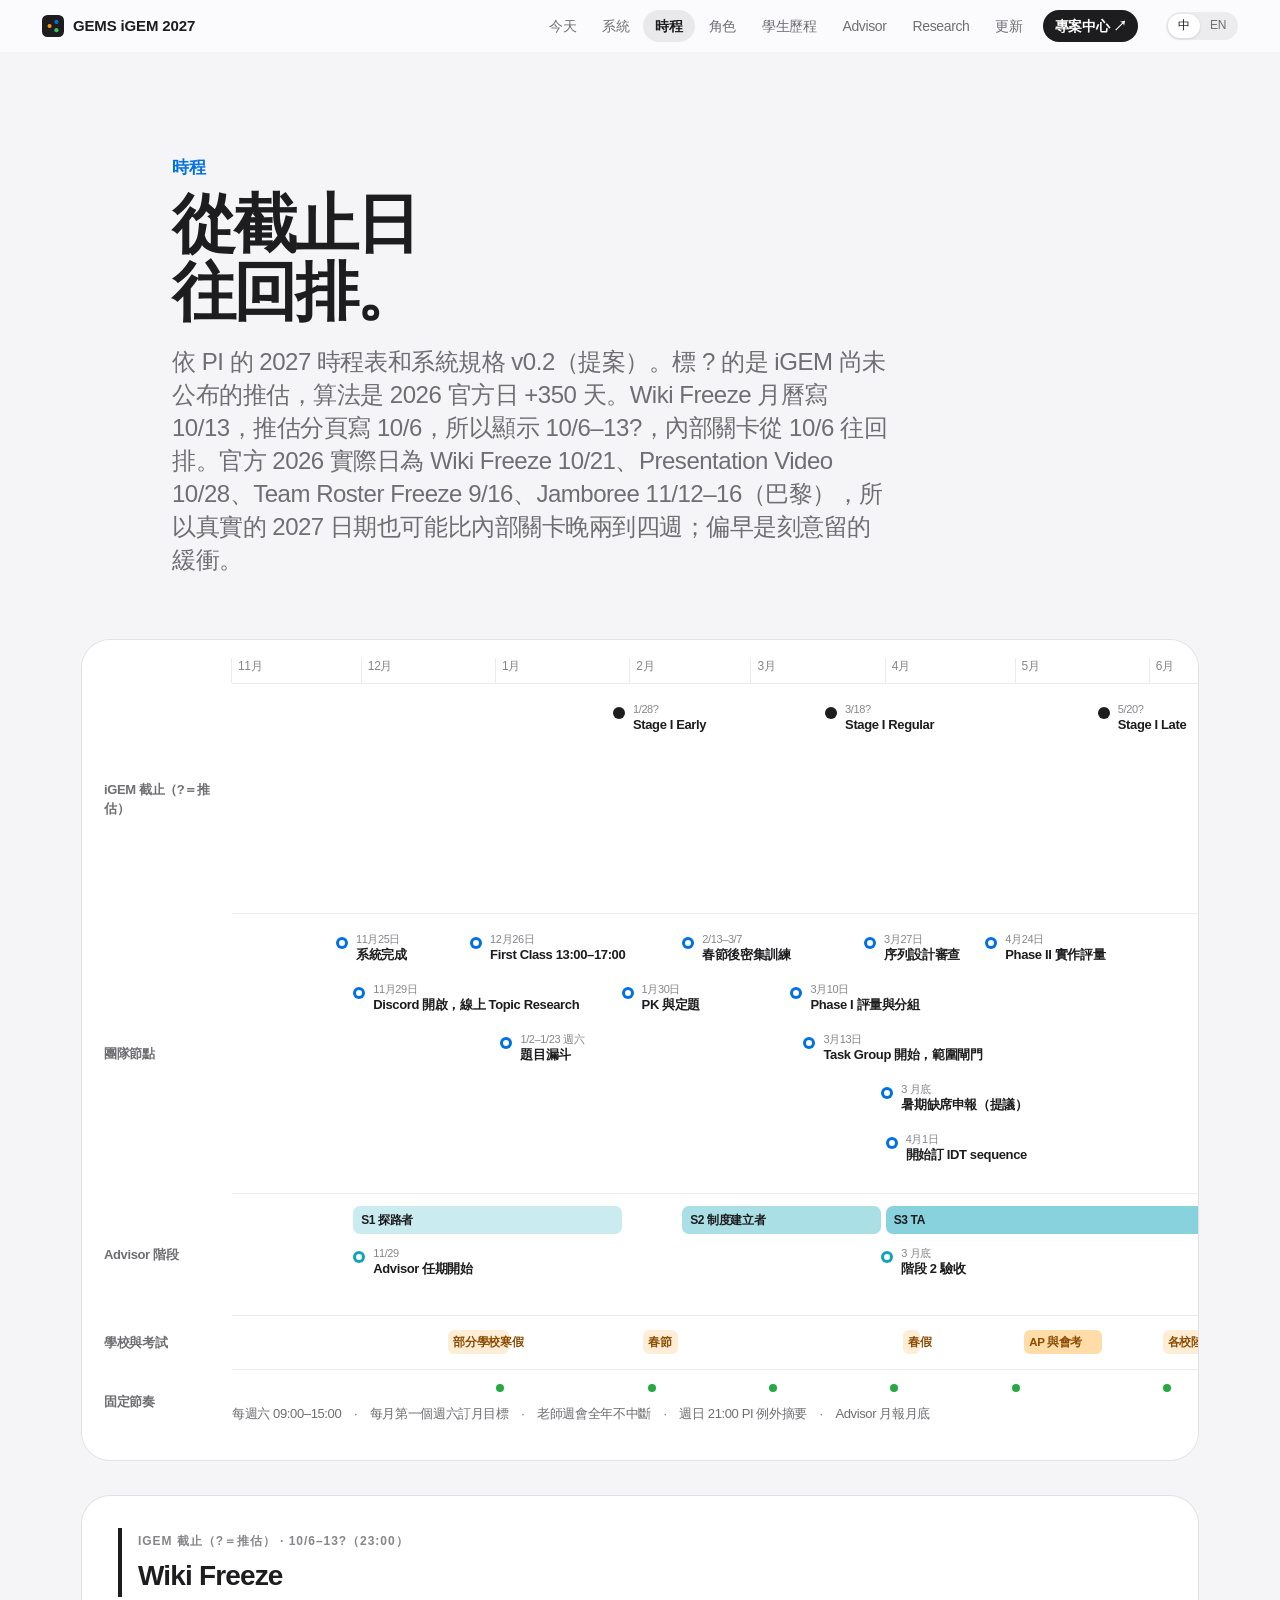
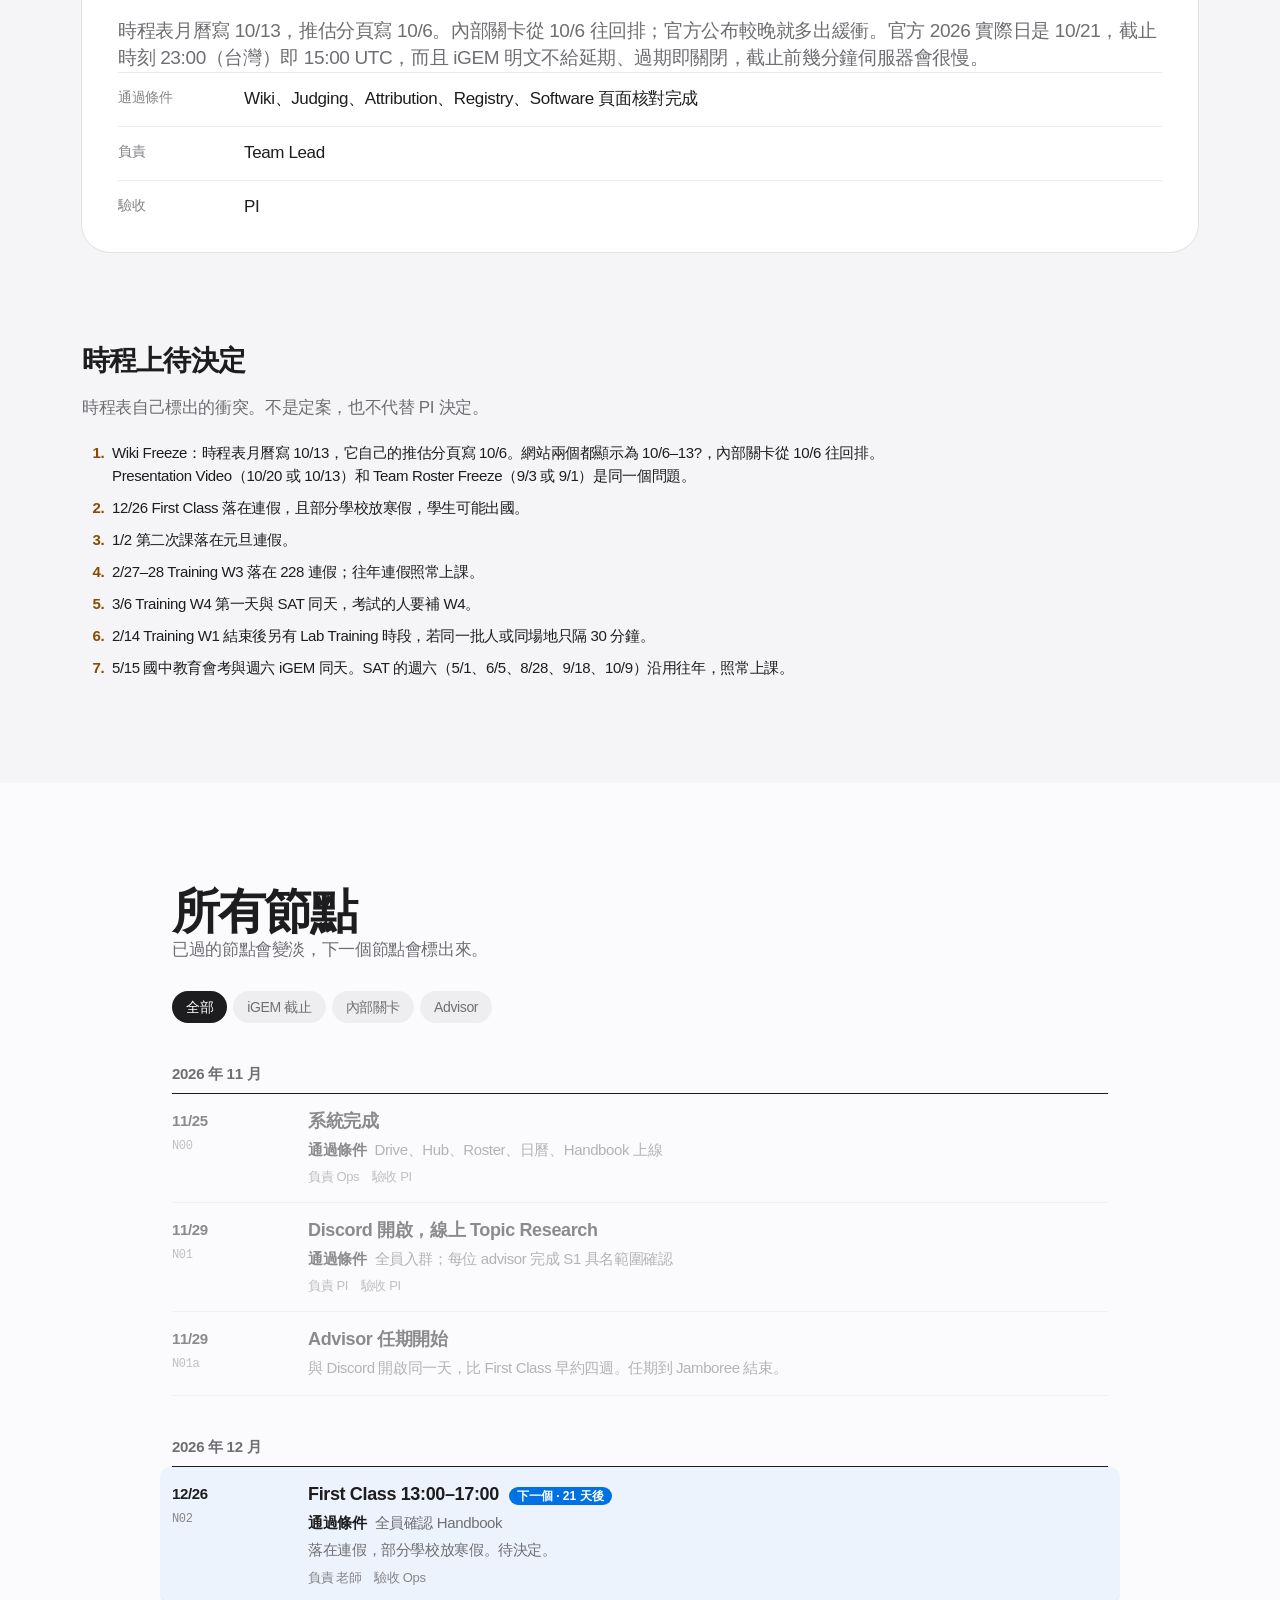
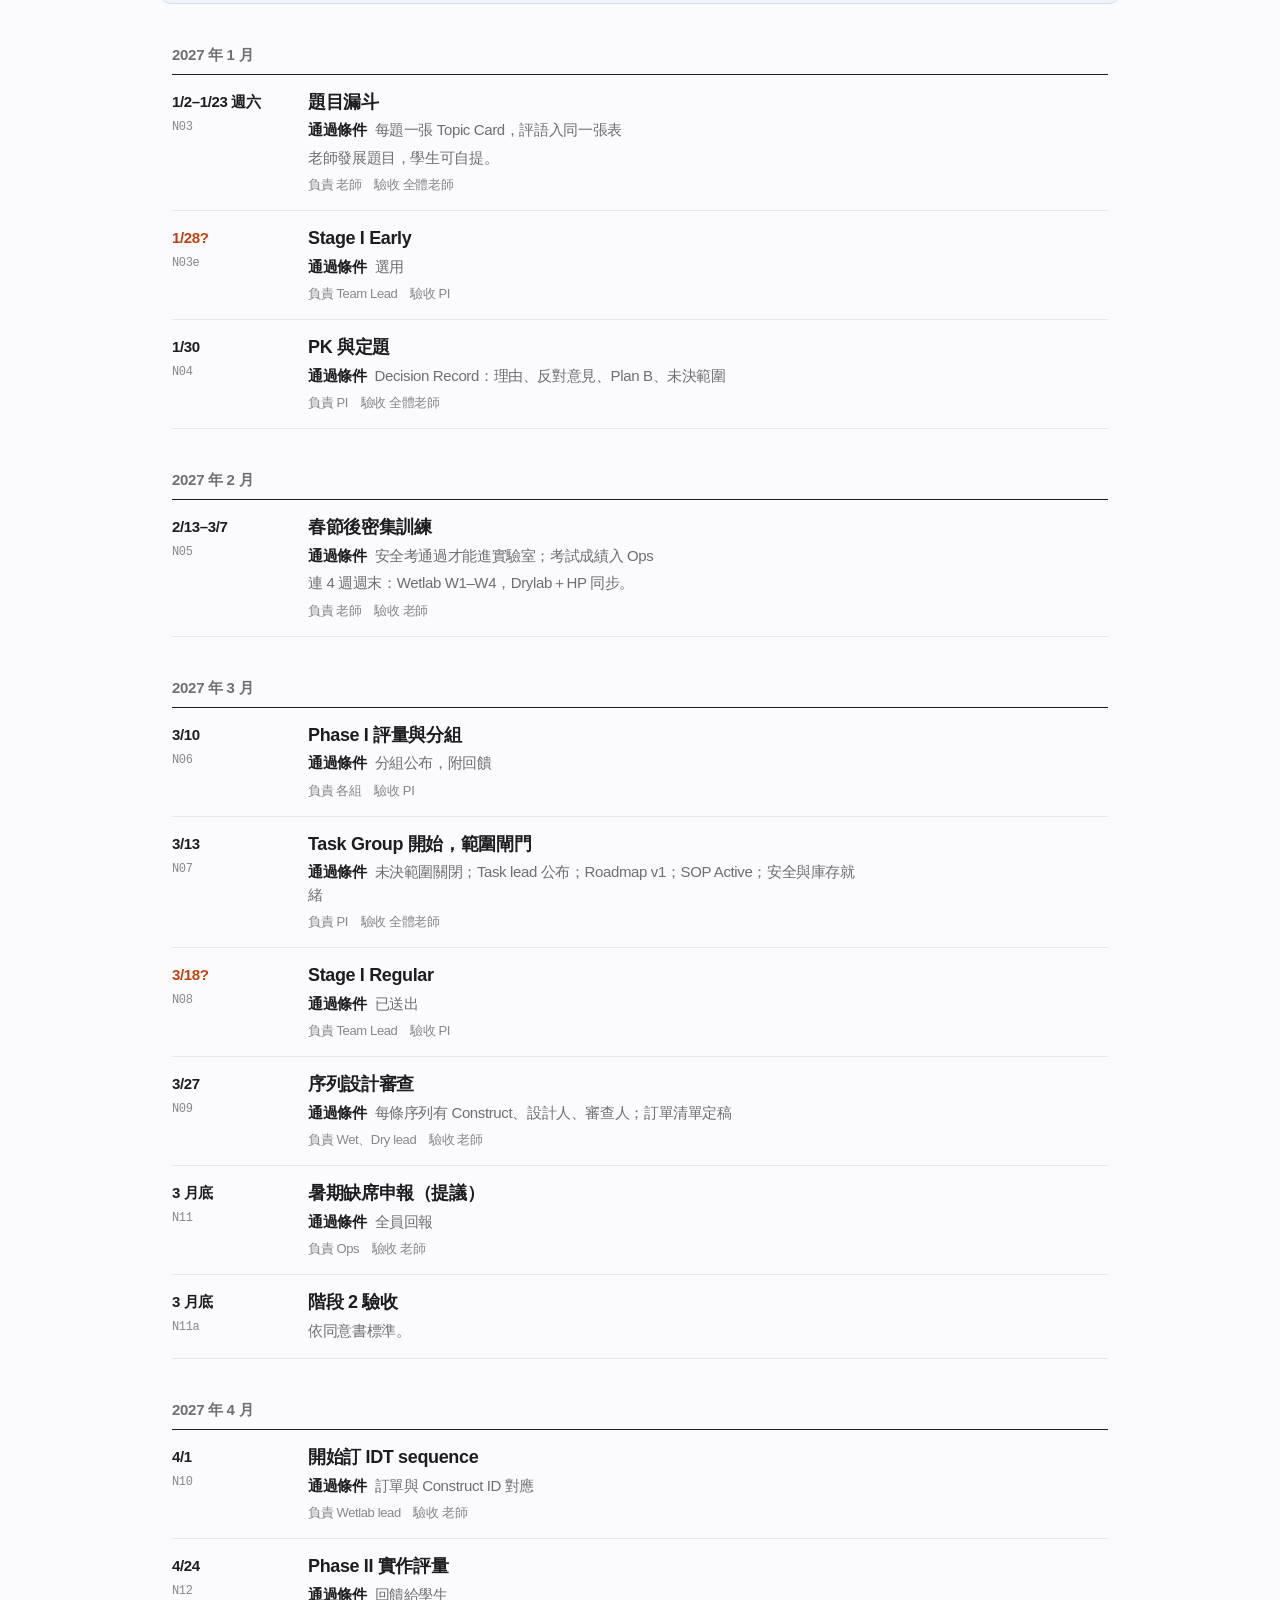
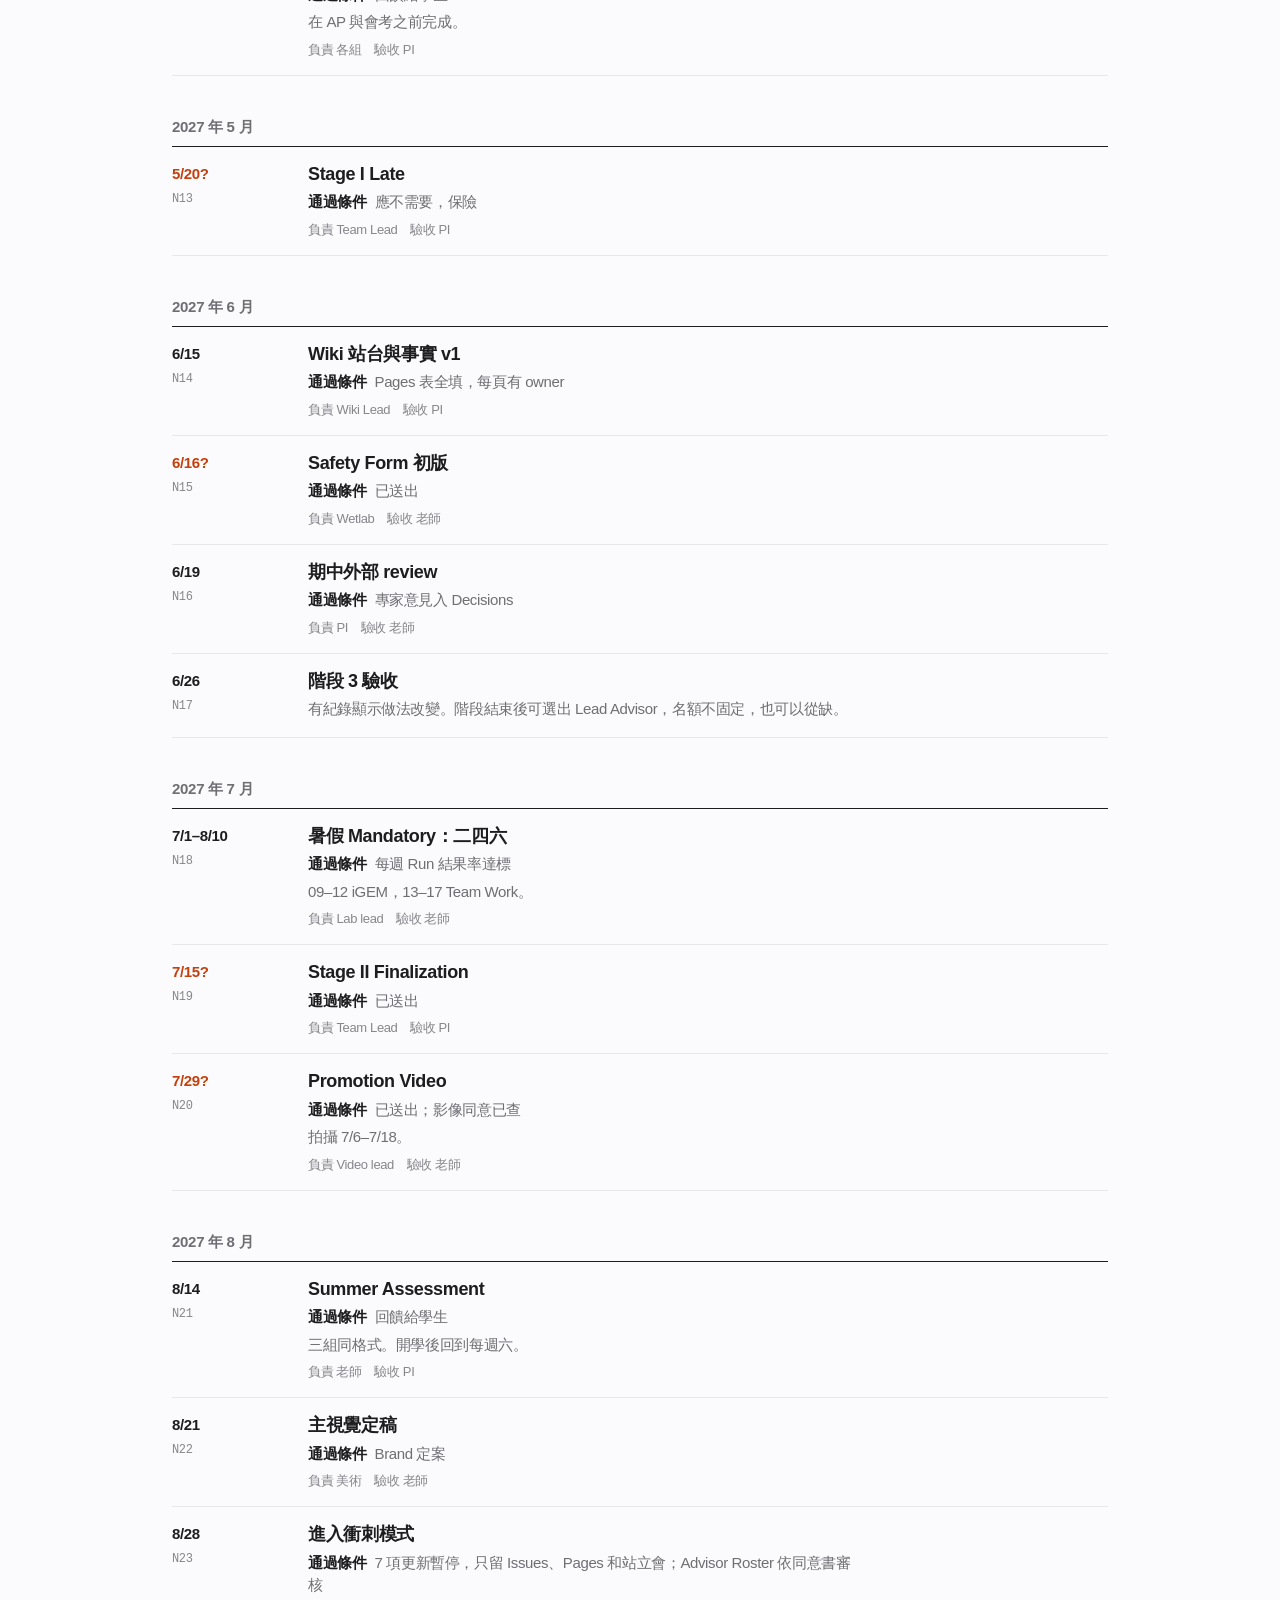
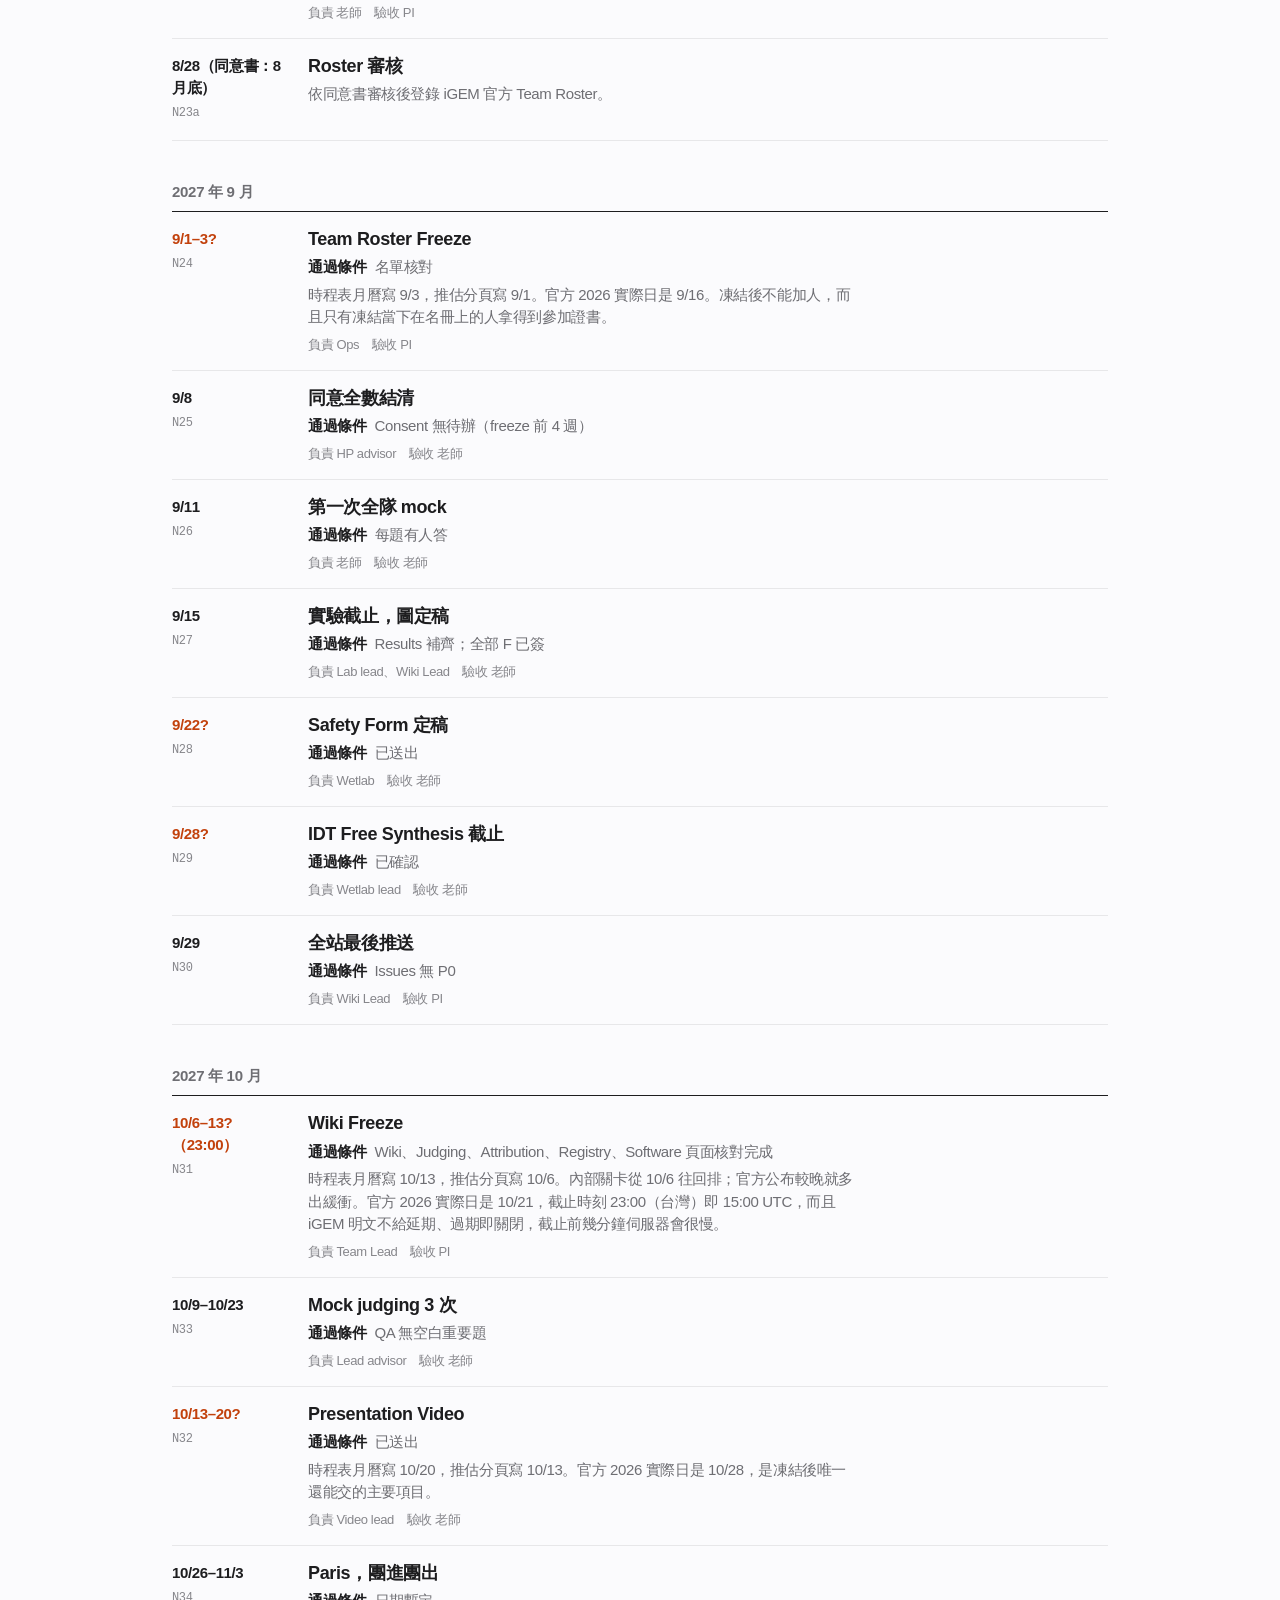
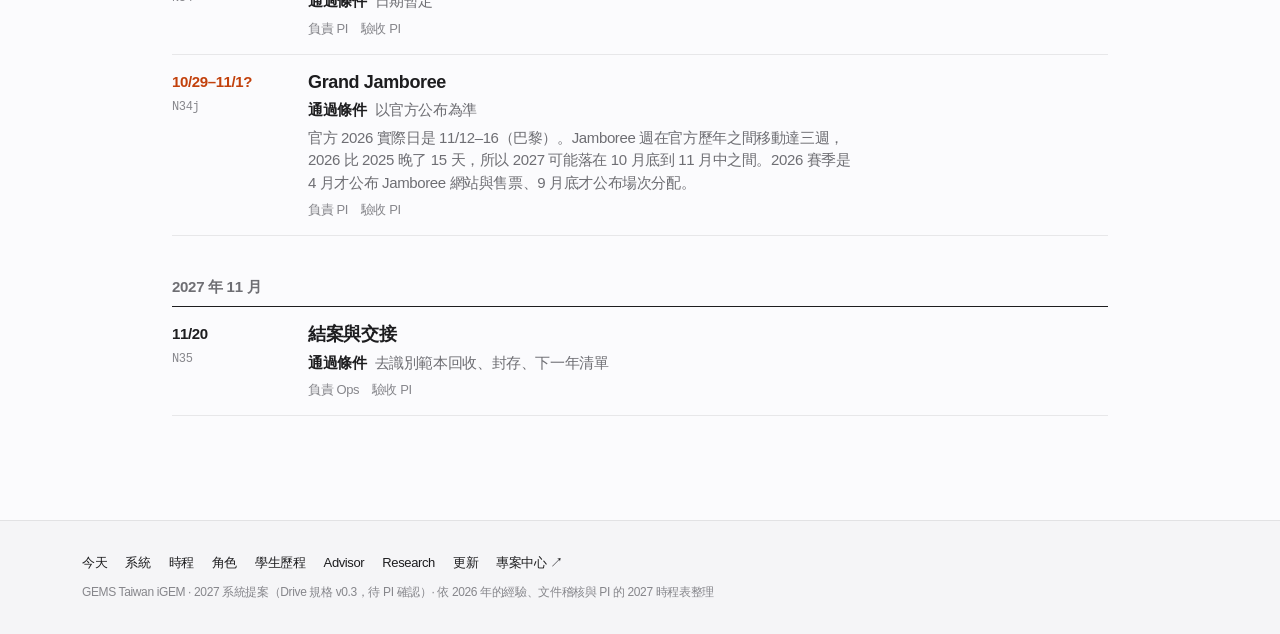
<file: timeline.html>
<!doctype html>
<html lang="zh-Hant">
<head>
<meta charset="utf-8">
<meta name="viewport" content="width=device-width, initial-scale=1">
<title>時程 · GEMS iGEM 2027</title>
<meta name="description" content="The GEMS iGEM 2027 schedule: every node and deadline, planned back from iGEM dates.">
<link rel="icon" href="data:image/svg+xml,%3Csvg xmlns='http://www.w3.org/2000/svg' viewBox='0 0 32 32'%3E%3Crect width='32' height='32' rx='8' fill='%231d1d1f'/%3E%3Ccircle cx='11' cy='16' r='3' fill='%23ff9500'/%3E%3Ccircle cx='21' cy='10' r='3' fill='%230071e3'/%3E%3Ccircle cx='21' cy='22' r='3' fill='%2334c759'/%3E%3C/svg%3E">
<link rel="stylesheet" href="assets/style.css">
<link rel="stylesheet" href="assets/pages.css">
</head>
<body data-page="time">

<header class="nav" id="nav"></header>

<main id="top">

<section class="sec sec--alt" id="timeline">
  <div class="wrap">
    <p class="eyebrow" data-i18n="time.eyebrow"></p>
    <h2 class="headline" data-i18n="time.title"></h2>
    <p class="lede" data-i18n="time.sub"></p>
  </div>
  <div class="wrap wrap--wide">
    <div class="tl" id="tl"></div>
    <div class="panel" id="tl-panel" aria-live="polite"></div>
    <h3 class="adv__h" data-i18n="time.tbd"></h3>
    <p class="adv__p" data-i18n="time.tbd.sub"></p>
    <ol class="advtbd" id="time-tbd"></ol>
  </div>
</section>

<section class="sec" id="nodes">
  <div class="wrap">
    <h2 class="headline headline--s" data-i18n="time.nodes"></h2>
    <p class="adv__p" data-i18n="time.nodes.sub"></p>
    <div class="pills-bar" id="node-tabs"></div>
    <div id="node-list"></div>
  </div>
</section>

</main>

<footer class="foot" id="foot"></footer>

<script src="assets/data.js"></script>
<script src="assets/updates.js"></script>
<script src="assets/site.js"></script>
<script src="assets/app.js"></script>
</body>
</html>
</file>
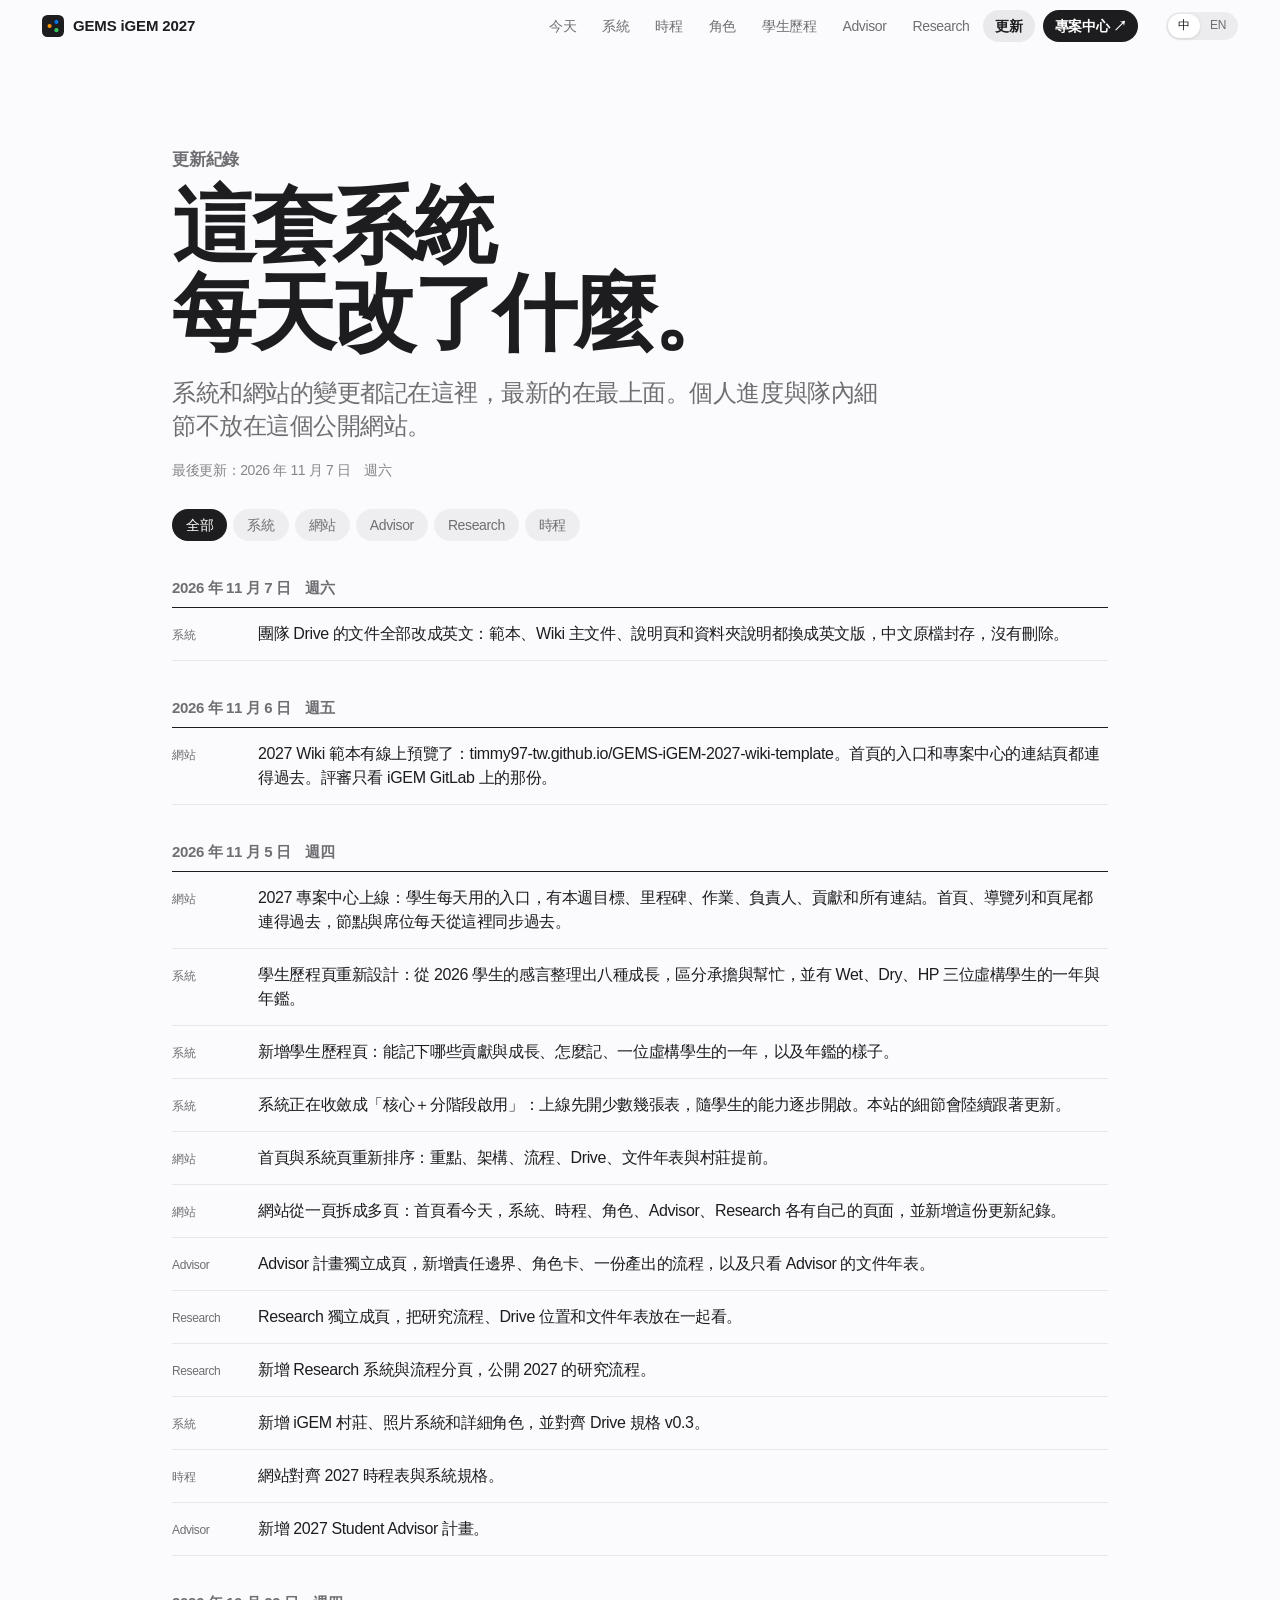
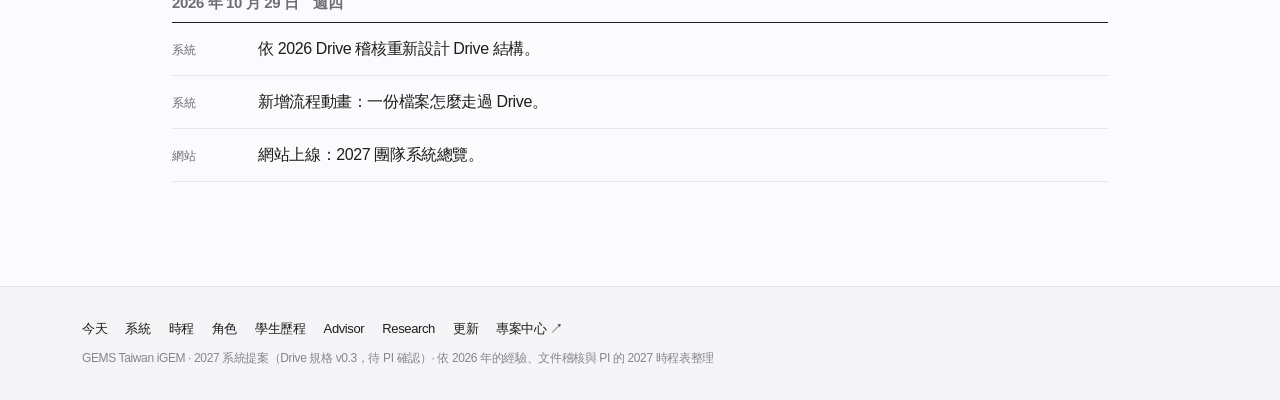
<file: updates.html>
<!doctype html>
<html lang="zh-Hant">
<head>
<meta charset="utf-8">
<meta name="viewport" content="width=device-width, initial-scale=1">
<title>更新紀錄 · GEMS iGEM 2027</title>
<meta name="description" content="A dated log of changes to the GEMS iGEM 2027 team system and this site.">
<link rel="icon" href="data:image/svg+xml,%3Csvg xmlns='http://www.w3.org/2000/svg' viewBox='0 0 32 32'%3E%3Crect width='32' height='32' rx='8' fill='%231d1d1f'/%3E%3Ccircle cx='11' cy='16' r='3' fill='%23ff9500'/%3E%3Ccircle cx='21' cy='10' r='3' fill='%230071e3'/%3E%3Ccircle cx='21' cy='22' r='3' fill='%2334c759'/%3E%3C/svg%3E">
<link rel="stylesheet" href="assets/style.css">
<link rel="stylesheet" href="assets/pages.css">
</head>
<body data-page="updates">

<header class="nav" id="nav"></header>

<main id="top">

<section class="phead">
  <div class="wrap">
    <p class="eyebrow" data-i18n="upd.eyebrow"></p>
    <h1 class="display" data-i18n="upd.h1"></h1>
    <p class="lede" data-i18n="upd.lede"></p>
    <p class="note" id="upd-last"></p>
    <div class="pills-bar" id="upd-tabs"></div>
    <div id="upd-list"></div>
  </div>
</section>

</main>

<footer class="foot" id="foot"></footer>

<script src="assets/data.js"></script>
<script src="assets/updates.js"></script>
<script src="assets/site.js"></script>
<script src="assets/app.js"></script>
</body>
</html>
</file>
<file: assets/style.css>
:root {
  --bg: #fbfbfd;
  --alt: #f5f5f7;
  --card: #ffffff;
  --ink: #1d1d1f;
  --ink-2: #6e6e73;
  --ink-3: #86868b;
  --line: #d2d2d7;
  --hair: rgba(0, 0, 0, .08);
  --accent: #0071e3;

  --orange: #ff9500;
  --pink: #ff2d55;
  --blue: #0071e3;
  --purple: #af52de;
  --green: #28a745;
  --teal: #0fa5b8;
  --indigo: #5856d6;
  --gold: #c9a227;
  --gold2: #dfc56c;
  --gray: #a1a1a6;
  --ink2: #c7c7cc;

  --dark: #000;
  --dark-card: #1c1c1e;
  --dark-ink: #f5f5f7;
  --dark-ink-2: #a1a1a6;

  --r-lg: 28px;
  --r-md: 18px;
  --r-sm: 12px;
  --font: -apple-system, BlinkMacSystemFont, "SF Pro Display", "SF Pro Text", "Helvetica Neue", "PingFang TC", "Noto Sans TC", "Microsoft JhengHei", sans-serif;
  --mono: ui-monospace, "SF Mono", Menlo, Consolas, monospace;
  --ease: cubic-bezier(.25, .1, .25, 1);
}

* { box-sizing: border-box; }
html { scroll-behavior: smooth; scroll-padding-top: 52px; -webkit-text-size-adjust: 100%; }
body {
  margin: 0; background: var(--bg); color: var(--ink);
  font: 17px/1.47 var(--font); letter-spacing: -.022em;
  -webkit-font-smoothing: antialiased; overflow-x: hidden;
}
h1, h2, h3, h4, p, ol, ul, dl, dd { margin: 0; padding: 0; }
button { font: inherit; color: inherit; letter-spacing: inherit; background: none; border: 0; cursor: pointer; text-align: left; }
a { color: inherit; text-decoration: none; }
:focus-visible { outline: 2px solid var(--accent); outline-offset: 3px; border-radius: 6px; }

/* ---------- nav ---------- */
.nav {
  position: sticky; top: 0; z-index: 50; height: 48px;
  background: rgba(251, 251, 253, .72);
  backdrop-filter: saturate(180%) blur(20px); -webkit-backdrop-filter: saturate(180%) blur(20px);
  transition: box-shadow .3s var(--ease);
}
.nav.is-scrolled { box-shadow: 0 1px 0 var(--hair); }
.nav__in { max-width: 1024px; margin: 0 auto; height: 100%; padding: 0 22px; display: flex; align-items: center; gap: 24px; }
.nav__brand { font-weight: 600; font-size: 15px; letter-spacing: -.01em; white-space: nowrap; }
.nav__links { display: flex; gap: 22px; margin-left: auto; font-size: 12px; color: var(--ink-2); }
.nav__links a { transition: color .2s; }
.nav__links a:hover { color: var(--ink); }
.lang { display: flex; background: rgba(0, 0, 0, .06); border-radius: 999px; padding: 2px; }
.lang button { font-size: 12px; padding: 3px 10px; border-radius: 999px; color: var(--ink-2); transition: all .25s var(--ease); }
.lang button[aria-pressed="true"] { background: #fff; color: var(--ink); box-shadow: 0 1px 3px rgba(0, 0, 0, .12); }

/* ---------- type ---------- */
.eyebrow { font-size: 17px; font-weight: 600; color: var(--accent); margin-bottom: 10px; letter-spacing: -.01em; }
.display { font-size: clamp(48px, 9vw, 96px); line-height: 1.04; font-weight: 700; letter-spacing: -.045em; }
.headline { font-size: clamp(36px, 6vw, 64px); line-height: 1.06; font-weight: 700; letter-spacing: -.04em; }
.lede { font-size: clamp(19px, 2.2vw, 24px); line-height: 1.38; color: var(--ink-2); font-weight: 500; max-width: 720px; margin-top: 18px; letter-spacing: -.02em; }
.note { font-size: 14px; color: var(--ink-3); margin-top: 18px; }
.note a { color: var(--accent); }
h3 { font-size: 21px; font-weight: 600; letter-spacing: -.02em; }
h4 { font-size: 19px; font-weight: 600; letter-spacing: -.02em; line-height: 1.25; }

/* ---------- layout ---------- */
.sec { padding: 130px 0; }
.sec--alt { background: var(--alt); }
.sec--dark { background: var(--dark); color: var(--dark-ink); }
.sec--dark .lede { color: var(--dark-ink-2); }
.sec--dark .eyebrow { color: #2997ff; }
.wrap { max-width: 980px; margin: 0 auto; padding: 0 22px; }
.wrap--wide { max-width: 1160px; margin-top: 64px; }

/* ---------- reveal ---------- */
.reveal { opacity: 0; transform: translateY(24px); transition: opacity .9s var(--ease) var(--d, 0ms), transform .9s var(--ease) var(--d, 0ms); }
.reveal.in { opacity: 1; transform: none; }
@media (prefers-reduced-motion: reduce) { .reveal { opacity: 1; transform: none; transition: none; } html { scroll-behavior: auto; } }

/* ---------- hero ---------- */
.hero { position: relative; text-align: center; padding: 120px 22px 140px; overflow: hidden; }
.hero .eyebrow { color: var(--ink-2); }
.hero .lede { margin: 26px auto 0; }
.stats { display: flex; justify-content: center; flex-wrap: wrap; gap: 14px 56px; margin-top: 64px; position: relative; z-index: 1; }
.stats div { display: flex; flex-direction: column; align-items: center; }
.stats b { font-size: 48px; font-weight: 700; letter-spacing: -.04em; line-height: 1; }
.stats span { font-size: 14px; color: var(--ink-2); margin-top: 8px; }
.hero__orbs { position: absolute; inset: 0; pointer-events: none; z-index: -0; }
.hero > :not(.hero__orbs) { position: relative; z-index: 1; }
.hero__orbs i { position: absolute; width: 380px; height: 380px; border-radius: 50%; filter: blur(80px); opacity: .16; animation: drift 18s ease-in-out infinite alternate; }
.hero__orbs i:nth-child(1) { background: var(--orange); left: -80px; top: 40px; }
.hero__orbs i:nth-child(2) { background: var(--pink); left: 22%; top: -160px; animation-delay: -3s; }
.hero__orbs i:nth-child(3) { background: var(--blue); right: 10%; top: -60px; animation-delay: -6s; }
.hero__orbs i:nth-child(4) { background: var(--purple); right: -120px; top: 220px; animation-delay: -9s; }
.hero__orbs i:nth-child(5) { background: var(--green); left: 30%; bottom: -220px; animation-delay: -12s; }
.hero__orbs i:nth-child(6) { background: var(--teal); left: 5%; bottom: -160px; animation-delay: -15s; }
@keyframes drift { to { transform: translate(40px, 30px) scale(1.1); } }
@media (prefers-reduced-motion: reduce) { .hero__orbs i { animation: none; } }

/* ---------- problems ---------- */
.problems { list-style: none; display: grid; grid-template-columns: repeat(3, 1fr); gap: 14px; margin-top: 64px; }
.problems li { background: var(--dark-card); border-radius: var(--r-md); padding: 26px 26px 28px; }
.problems__n { display: block; font-size: 13px; font-weight: 600; color: #ff6961; margin-bottom: 14px; font-variant-numeric: tabular-nums; letter-spacing: .02em; }
.problems h4 { color: var(--dark-ink); }
.problems p { font-size: 15px; color: var(--dark-ink-2); margin-top: 8px; line-height: 1.5; }

/* ---------- graph ---------- */
.graph { position: relative; display: grid; grid-template-columns: 1fr 1fr 1fr; gap: 0 9%; }
.graph__lines { position: absolute; inset: 0; width: 100%; height: 100%; pointer-events: none; overflow: visible; }
.graph__lines path { fill: none; stroke: var(--line); stroke-width: 1.25; opacity: .55; transition: stroke .35s var(--ease), opacity .35s var(--ease), stroke-width .35s; }
.graph__lines path.is-on { stroke: var(--c); opacity: .9; stroke-width: 2; }
.graph__col { position: relative; display: flex; flex-direction: column; }
.graph__col h3 { font-size: 12px; font-weight: 600; text-transform: uppercase; letter-spacing: .08em; color: var(--ink-3); margin-bottom: 16px; }
.graph__col > div { display: flex; flex-direction: column; gap: 10px; flex: 1; justify-content: space-around; }
.node {
  position: relative; display: flex; align-items: center; gap: 12px; flex-wrap: wrap;
  background: var(--card); border-radius: var(--r-sm); padding: 14px 16px;
  box-shadow: 0 0 0 1px var(--hair), 0 2px 6px rgba(0, 0, 0, .03);
  transition: transform .35s var(--ease), box-shadow .35s var(--ease), opacity .35s var(--ease);
  opacity: .42;
}
.node.is-on { opacity: 1; }
.node:hover { transform: translateY(-2px); }
.node.is-sel { box-shadow: 0 0 0 2px var(--c), 0 10px 30px rgba(0, 0, 0, .08); }
.node__dot { width: 10px; height: 10px; border-radius: 50%; background: var(--c); flex: none; }
.node__name { font-weight: 600; font-size: 16px; }
.node small { width: 100%; padding-left: 22px; font-size: 12px; color: var(--ink-3); margin-top: -4px; }
.node--register { border-radius: 999px; }
.node--deliverable { background: var(--ink); color: #fff; box-shadow: none; }
.node--deliverable small { color: #a1a1a6; }
.node--deliverable .node__dot { background: #fff; }
.node--deliverable.is-sel { box-shadow: 0 0 0 2px var(--accent), 0 10px 30px rgba(0, 0, 0, .18); }

.panel { margin-top: 36px; background: var(--card); border-radius: var(--r-lg); padding: 32px 36px; box-shadow: 0 0 0 1px var(--hair); }
.sec--alt .panel { background: #fff; }
.panel__head { border-left: 4px solid var(--c, var(--accent)); padding-left: 16px; margin-bottom: 20px; }
.panel__head--deadline { --c: var(--ink); }
.panel__head--gate { --c: var(--accent); }
.panel__kind { font-size: 12px; font-weight: 600; text-transform: uppercase; letter-spacing: .08em; color: var(--ink-3); }
.panel h3 { font-size: 28px; letter-spacing: -.03em; margin-top: 2px; }
.panel dl { display: grid; gap: 14px; }
.kv { display: grid; grid-template-columns: 110px 1fr; gap: 16px; padding-top: 14px; border-top: 1px solid var(--hair); }
.kv dt { font-size: 14px; color: var(--ink-3); font-weight: 500; }
.kv dd { font-size: 17px; }
.panel__p { font-size: 19px; color: var(--ink-2); }

/* ---------- depth ---------- */
.layers { margin-top: 64px; display: grid; gap: 12px; }
.layer {
  display: flex; gap: 24px; align-items: center; background: #fff; border-radius: var(--r-md); padding: 24px 28px;
  margin-left: calc(var(--i) * 6%); box-shadow: 0 0 0 1px var(--hair);
}
.layer__n { font-size: 40px; font-weight: 700; letter-spacing: -.04em; color: var(--accent); min-width: 64px; font-variant-numeric: tabular-nums; }
.layer:nth-child(1) .layer__n { color: var(--ink-3); }
.layer:nth-child(3) .layer__n { color: var(--ink); }
.layer p { color: var(--ink-2); font-size: 16px; margin-top: 2px; }

.states { margin-top: 48px; }
.states ol { list-style: none; display: grid; grid-template-columns: repeat(3, 1fr); gap: 0; counter-reset: s; }
.states li { position: relative; padding: 18px 18px 0 0; border-top: 3px solid var(--line); }
.states li:nth-child(2) { border-color: var(--accent); }
.states li:nth-child(3) { border-color: var(--ink); }
.states b { display: block; font-size: 19px; }
.states span { display: block; font-size: 14px; color: var(--ink-2); margin-top: 4px; }

.drive { margin-top: 80px; }
.drive__h { font-size: 24px; margin-bottom: 20px; }
.drive__grid { display: grid; grid-template-columns: 340px 1fr; gap: 24px; align-items: start; }
.tree { list-style: none; background: #fff; border-radius: var(--r-md); padding: 10px; box-shadow: 0 0 0 1px var(--hair); }
.tree__drive { font-size: 12px; font-weight: 600; text-transform: uppercase; letter-spacing: .08em; color: var(--ink-3); padding: 12px 12px 6px; }
.tree__drive--ops { margin-top: 8px; border-top: 1px solid var(--hair); padding-top: 16px; }
.tree__f { width: 100%; display: flex; align-items: center; gap: 10px; padding: 8px 12px; border-radius: 10px; font-size: 15px; transition: background .2s; }
.tree__f svg { width: 18px; height: 15px; fill: #8fb8ee; flex: none; }
.tree__f:hover { background: var(--alt); }
.tree__f.is-sel { background: var(--accent); color: #fff; }
.tree__f.is-sel svg { fill: rgba(255, 255, 255, .85); }
.tree__kids { list-style: none; padding: 4px 0 6px 40px; display: flex; flex-wrap: wrap; gap: 6px; }
.tree__kids li { font-size: 13px; background: var(--alt); border-radius: 999px; padding: 3px 10px; color: var(--ink-2); }
.panel--side { margin-top: 0; position: sticky; top: 72px; }

/* ---------- people ---------- */
.crowd { display: grid; grid-template-columns: 30fr 8fr 12fr; gap: 28px; margin-top: 64px; align-items: end; }
.crowd__dots { display: flex; flex-wrap: wrap; gap: 8px; }
.crowd__dots i { width: 22px; height: 22px; border-radius: 50%; background: var(--c); transition: transform .4s var(--ease), opacity .4s var(--ease); }
.crowd.has-sel i { opacity: .15; }
.crowd.has-sel i.is-on { opacity: 1; transform: scale(1.18); }
.crowd p { margin-top: 14px; font-size: 14px; color: var(--ink-2); }
.crowd p b { color: var(--ink); font-size: 17px; }
.roles { margin-top: 56px; display: grid; gap: 40px; }
.roles__tier h4 { font-size: 14px; font-weight: 600; text-transform: uppercase; letter-spacing: .08em; color: var(--ink-3); margin-bottom: 14px; }
.roles__grid { display: grid; grid-template-columns: repeat(auto-fill, minmax(220px, 1fr)); gap: 12px; }
.role {
  display: flex; flex-direction: column; gap: 8px; background: var(--alt); border-radius: var(--r-md); padding: 18px 20px 16px;
  border-top: 3px solid var(--c); transition: transform .3s var(--ease), box-shadow .3s var(--ease), background .3s;
}
.role:hover { transform: translateY(-2px); }
.role.is-sel { background: #fff; box-shadow: 0 0 0 2px var(--c), 0 12px 30px rgba(0, 0, 0, .08); }
.role__top { display: flex; justify-content: space-between; align-items: baseline; gap: 8px; }
.role__name { font-weight: 600; font-size: 17px; }
.role__n { font-size: 15px; font-weight: 600; color: var(--ink-3); font-variant-numeric: tabular-nums; }
.role__d { font-size: 14px; color: var(--ink-2); line-height: 1.45; flex: 1; }
.role__h { font-size: 12px; color: var(--ink-3); }

/* ---------- timeline ---------- */
.tl { overflow-x: auto; background: #fff; border-radius: var(--r-lg); box-shadow: 0 0 0 1px var(--hair); -webkit-overflow-scrolling: touch; }
.tl__in { position: relative; min-width: 1080px; padding: 18px 40px 26px 150px; }
.tl__months { position: relative; height: 26px; border-bottom: 1px solid var(--hair); }
.tl__months span { position: absolute; font-size: 12px; color: var(--ink-3); font-weight: 500; transform: translateX(-1px); padding-left: 6px; border-left: 1px solid var(--hair); height: 100%; }
.tl__lane { position: relative; height: calc(var(--rows) * 50px + 30px); border-bottom: 1px solid var(--hair); }
.tl__lane:last-child { border-bottom: 0; height: 64px; }
.tl__lname { position: absolute; left: -128px; top: 50%; transform: translateY(-50%); width: 112px; font-size: 13px; font-weight: 600; color: var(--ink-2); }
.tl__m { position: absolute; top: calc(18px + var(--row) * 50px); transform: translateX(-6px); display: flex; align-items: flex-start; gap: 8px; z-index: 1; }
.tl__m.is-flip { flex-direction: row-reverse; transform: translateX(calc(-100% + 6px)); text-align: right; }
.tl__m i { width: 12px; height: 12px; border-radius: 50%; margin-top: 4px; flex: none; transition: transform .25s var(--ease), box-shadow .25s; }
.tl__lane--deadline .tl__m i { background: var(--ink); }
.tl__lane--gate .tl__m i { background: #fff; box-shadow: inset 0 0 0 3px var(--accent); }
.tl__m span { font-size: 13px; font-weight: 600; line-height: 1.25; white-space: nowrap; transition: color .2s; }
.tl__m em { display: block; font-style: normal; font-weight: 500; color: var(--ink-3); font-size: 11px; }
.tl__m:hover i, .tl__m.is-sel i { transform: scale(1.35); }
.tl__m.is-sel span { color: var(--accent); }
.tl__lane--adv { height: calc(var(--rows) * 50px + 72px); }
.tl__lane--adv .tl__m { top: calc(52px + var(--row) * 50px); }
.tl__lane--adv .tl__m i { background: #fff; box-shadow: inset 0 0 0 3px var(--teal); }
.tl__bar {
  position: absolute; top: 12px; height: 28px; border-radius: 7px; padding: 0 8px; overflow: hidden; white-space: nowrap;
  display: block; line-height: 28px; text-overflow: ellipsis; font-size: 12px; font-weight: 600; color: var(--ink);
  background: color-mix(in srgb, var(--teal) calc(22% + var(--shade) * 14%), #fff); transition: box-shadow .25s var(--ease);
}
.tl__bar:hover, .tl__bar.is-sel { box-shadow: 0 0 0 2px var(--teal); }
.tl__bar--after { background: repeating-linear-gradient(135deg, color-mix(in srgb, var(--teal) 50%, #fff) 0 4px, #fff 4px 8px); border-radius: 0 7px 7px 0; padding: 0; }
.tl__bar--after:hover { box-shadow: none; }
.tl__tick { position: absolute; top: 14px; width: 8px; height: 8px; margin-left: -4px; border-radius: 50%; background: var(--green); }
.tl__rtext { position: absolute; left: 0; top: 34px; font-size: 13px; color: var(--ink-2); white-space: nowrap; }

/* ---------- facts ---------- */
.facttypes { display: grid; grid-template-columns: repeat(5, 1fr); gap: 12px; margin-top: 64px; }
.ftype { background: var(--dark-card); border-radius: var(--r-md); padding: 22px 20px 24px; }
.ftype h4 { color: #30d158; }
.ftype__ex { font-size: 15px; color: var(--dark-ink); margin-top: 10px; line-height: 1.45; }
.ftype__l { font-size: 13px; color: var(--dark-ink-2); margin-top: 14px; padding-top: 12px; border-top: 1px solid rgba(255, 255, 255, .1); line-height: 1.45; }
.term { margin-top: 28px; background: var(--dark-card); border-radius: var(--r-md); overflow: hidden; }
.term__bar { display: flex; align-items: center; gap: 7px; padding: 12px 16px; background: #2c2c2e; font-size: 12px; color: var(--dark-ink-2); }
.term__bar i { width: 11px; height: 11px; border-radius: 50%; background: #ff5f57; }
.term__bar i:nth-child(2) { background: #febc2e; }
.term__bar i:nth-child(3) { background: #28c840; }
.term__bar span { margin-left: 10px; }
.term pre { margin: 0; padding: 22px 24px; font: 14px/1.8 var(--mono); color: var(--dark-ink); white-space: pre-wrap; letter-spacing: 0; }
.c-dim { color: #8e8e93; }
.c-bad { color: #ff6961; }
.c-ok { color: #30d158; }

/* ---------- standards ---------- */
.stds { display: grid; grid-template-columns: repeat(2, 1fr); gap: 14px; margin-top: 64px; }
.std { background: var(--alt); border-radius: var(--r-md); padding: 26px 28px 28px; }
.std__n { font-size: 13px; font-weight: 600; color: var(--accent); }
.std h4 { margin: 4px 0 16px; font-size: 21px; }
.std p { font-size: 15px; display: grid; grid-template-columns: 48px 1fr; gap: 10px; line-height: 1.45; }
.std p + p { margin-top: 10px; }
.std b { font-size: 12px; font-weight: 600; padding-top: 2px; }
.std__now { color: var(--ink-3); }
.std__now b { color: var(--ink-3); }
.std__next b { color: var(--accent); }

/* ---------- footer ---------- */
.foot { background: var(--alt); border-top: 1px solid var(--hair); padding: 22px; text-align: center; font-size: 12px; color: var(--ink-3); }

/* ---------- responsive ---------- */
@media (max-width: 1000px) {
  .nav__links { display: none; }
  .lang { margin-left: auto; }
  .problems { grid-template-columns: repeat(2, 1fr); }
  .facttypes { grid-template-columns: repeat(2, 1fr); }
}
@media (max-width: 860px) {
  .graph { grid-template-columns: 1fr; gap: 36px; }
  .graph__col > div { display: grid; grid-template-columns: repeat(2, 1fr); gap: 10px; }
  .drive__grid { grid-template-columns: 1fr; }
  .panel--side { position: static; }
  .crowd { grid-template-columns: 1fr; gap: 24px; }
  .stds { grid-template-columns: 1fr; }
}
@media (max-width: 600px) {
  body { font-size: 16px; }
  .wrap, .nav__in { padding: 0 16px; }
  .sec { padding: 90px 0; }
  .hero { padding: 80px 16px 100px; }
  .stats { gap: 24px 32px; }
  .stats b { font-size: 38px; }
  .problems, .facttypes { grid-template-columns: 1fr; }
  .graph { gap: 28px; }
  .node { padding: 12px 14px; }
  .node__name { font-size: 15px; }
  .panel { padding: 24px 20px; border-radius: var(--r-md); }
  .kv { grid-template-columns: 1fr; gap: 4px; }
  .layer { margin-left: calc(var(--i) * 4%); padding: 18px 20px; gap: 16px; }
  .layer__n { font-size: 30px; min-width: 44px; }
  .states ol { grid-template-columns: 1fr; row-gap: 20px; }
  .crowd__dots i { width: 18px; height: 18px; }
  .wrap--wide { padding: 0 16px; }
}

/* ---------- flow ---------- */
.sec--alt .role { background: #fff; }
.flow__bar { display: flex; justify-content: space-between; align-items: center; gap: 16px; flex-wrap: wrap; margin-bottom: 20px; }
.seg { display: inline-flex; background: rgba(0, 0, 0, .06); border-radius: 999px; padding: 3px; }
.seg button { display: flex; align-items: center; gap: 8px; padding: 8px 18px; border-radius: 999px; font-size: 15px; font-weight: 500; color: var(--ink-2); transition: all .3s var(--ease); }
.seg button i { width: 8px; height: 8px; border-radius: 50%; background: var(--c); }
.seg button[aria-selected="true"] { background: #fff; color: var(--ink); box-shadow: 0 1px 4px rgba(0, 0, 0, .12); }
.flow__ctl { display: flex; gap: 8px; }
.ctl { width: 40px; height: 40px; border-radius: 50%; display: grid; place-items: center; background: rgba(0, 0, 0, .06); transition: background .2s, transform .2s; }
.ctl:hover { background: rgba(0, 0, 0, .1); }
.ctl:active { transform: scale(.94); }
.ctl svg { width: 16px; height: 16px; fill: none; stroke: var(--ink); stroke-width: 2; stroke-linecap: round; stroke-linejoin: round; }
.ctl--main { background: var(--ink); }
.ctl--main:hover { background: #333; }
.ctl--main svg { stroke: #fff; }
.ctl--main .i-play { fill: #fff; stroke: none; }
.ctl--main .i-pause, .ctl--main.is-playing .i-play { display: none; }
.ctl--main.is-playing .i-pause { display: block; }

.flow { display: grid; grid-template-columns: 1fr 380px; gap: 20px; align-items: start; }
.board {
  position: relative; display: grid; grid-template-columns: repeat(4, 1fr); gap: 10px;
  background: var(--alt); border-radius: var(--r-lg); padding: 14px;
}
.board__trail { position: absolute; inset: 0; width: 100%; height: 100%; pointer-events: none; z-index: 2; overflow: visible; }
.board__trail polyline { fill: none; stroke: var(--sc); stroke-width: 2.5; stroke-dasharray: 6 6; stroke-linecap: round; stroke-linejoin: round; opacity: .5; animation: march 1s linear infinite; }
.board__trail circle { fill: var(--sc); opacity: .7; }
@keyframes march { to { stroke-dashoffset: -12; } }
.board__token {
  position: absolute; left: 0; top: 0; z-index: 3; width: 44px; height: 44px; margin: -22px 0 0 -22px;
  border-radius: 50%; background: var(--sc); display: grid; place-items: center;
  box-shadow: 0 0 0 6px color-mix(in srgb, var(--sc) 22%, transparent), 0 8px 24px rgba(0, 0, 0, .18);
  transition: transform .9s cubic-bezier(.65, 0, .35, 1);
}
.board__token.no-anim { transition: none; }
.board__token svg { width: 16px; height: 20px; fill: #fff; stroke: var(--sc); stroke-width: 1.2; stroke-linejoin: round; }
.board__token.pop svg { animation: pop .5s .85s var(--ease) both; }
@keyframes pop { 0% { transform: scale(1); } 40% { transform: scale(1.35); } 100% { transform: scale(1); } }

.tile {
  position: relative; min-height: 108px; background: #fff; border-radius: var(--r-sm); padding: 12px 12px 10px;
  display: flex; flex-direction: column; gap: 8px; box-shadow: 0 0 0 1px var(--hair);
  transition: opacity .5s var(--ease), box-shadow .5s var(--ease), transform .5s var(--ease);
  opacity: .5;
}
.tile.is-path { opacity: .9; }
.tile.is-past { opacity: 1; }
.tile.is-now { opacity: 1; box-shadow: 0 0 0 2px var(--sc), 0 12px 30px rgba(0, 0, 0, .1); transform: translateY(-2px); }
.tile[style*="--span"] { grid-column: span var(--span); }
.tile__name { font-size: 14px; font-weight: 600; letter-spacing: -.01em; padding-right: 44px; }
.tile__owners { padding-right: 6px; }
.tile__owners { display: flex; flex-wrap: wrap; gap: 4px; }
.chip { display: inline-flex; align-items: center; gap: 5px; font-size: 11px; color: var(--ink-2); background: var(--alt); border-radius: 999px; padding: 2px 8px 2px 6px; transition: all .35s var(--ease); white-space: nowrap; }
.chip i { width: 6px; height: 6px; border-radius: 50%; background: var(--c); }
.chip.is-act { background: var(--c); color: #fff; transform: scale(1.06); }
.chip.is-act i { background: #fff; }
.tile--out { background: var(--ink); color: #fff; min-height: 64px; justify-content: center; box-shadow: none; }
.tile--out.is-now { box-shadow: 0 0 0 2px var(--sc), 0 12px 30px rgba(0, 0, 0, .25); }

.fpanel { background: #fff; border-radius: var(--r-lg); padding: 24px 24px 22px; box-shadow: 0 0 0 1px var(--hair); display: flex; flex-direction: column; gap: 16px; min-height: 100%; }
.fpanel__top { display: flex; justify-content: space-between; align-items: center; }
.fpanel__count { font-size: 12px; font-weight: 600; text-transform: uppercase; letter-spacing: .08em; color: var(--ink-3); }
.fpanel__dots { display: flex; gap: 6px; }
.fpanel__dots button { width: 8px; height: 8px; border-radius: 50%; background: var(--line); transition: all .3s var(--ease); padding: 0; }
.fpanel__dots button.is-past { background: #a1a1a6; }
.fpanel__dots button.is-on { background: var(--ink); width: 22px; border-radius: 4px; }
.fpanel__act { font-size: 20px; line-height: 1.4; font-weight: 600; letter-spacing: -.02em; min-height: 4.2em; animation: fadein .5s var(--ease); }
@keyframes fadein { from { opacity: 0; transform: translateY(6px); } to { opacity: 1; transform: none; } }
.fpanel__who { display: flex; align-items: center; gap: 10px; }
.fpanel__who i { width: 30px; height: 30px; border-radius: 50%; background: var(--c); flex: none; }
.fpanel__who b { display: block; font-size: 15px; }
.fpanel__who small { font-size: 12px; color: var(--ink-3); }
.fpanel__kv { display: grid; grid-template-columns: 56px 1fr; gap: 10px; align-items: baseline; font-size: 13px; }
.fpanel__kv > span:first-child { color: var(--ink-3); }
.fpanel__kv code { font: 12.5px/1.4 var(--mono); background: var(--alt); border-radius: 6px; padding: 3px 7px; word-break: break-all; letter-spacing: 0; }
.pills { display: flex; flex-wrap: wrap; gap: 4px; }
.pills em { font-style: normal; font-size: 12px; padding: 2px 9px; border-radius: 999px; background: var(--alt); color: var(--ink-3); }
.pills em.is-past { color: var(--ink-2); }
.pills em.is-on { background: var(--accent); color: #fff; }
.sheet { border-radius: 10px; overflow: hidden; box-shadow: 0 0 0 1px var(--hair); }
.sheet__name { display: flex; align-items: center; gap: 7px; font-size: 12px; font-weight: 600; padding: 8px 10px; background: #e8f5ec; color: #1e7b3a; }
.sheet__name svg { width: 13px; height: 13px; fill: none; stroke: currentColor; stroke-width: 1.3; }
.sheet__grid { display: grid; grid-template-columns: repeat(var(--n), minmax(0, 1fr)); }
.sheet__h, .sheet__c { font-size: 11px; padding: 6px 7px; border-right: 1px solid var(--hair); overflow-wrap: anywhere; }
.sheet__h { background: var(--alt); color: var(--ink-3); font-weight: 600; }
.sheet__c { min-height: 34px; border-top: 1px solid var(--hair); }
.sheet__c.is-new { animation: flash 1.6s var(--ease); }
@keyframes flash { 0%, 30% { background: #fff3c4; } 100% { background: transparent; } }

@media (max-width: 1000px) {
  .flow { grid-template-columns: 1fr; }
  .fpanel__act { min-height: 0; }
}
@media (max-width: 600px) {
  .board { grid-template-columns: repeat(2, 1fr); padding: 10px; gap: 8px; }
  .tile[style*="--span"] { grid-column: span 2; }
  .tile { min-height: 88px; }
  .seg button { padding: 7px 12px; font-size: 14px; }
  .fpanel { padding: 20px 18px; }
}
@media (prefers-reduced-motion: reduce) {
  .board__token { transition: none; }
  .board__trail polyline { animation: none; }
}

/* ---------- audit ---------- */
.astats { display: grid; grid-template-columns: repeat(4, 1fr); gap: 12px; margin-top: 64px; }
.astat { background: #fff; border-radius: var(--r-md); padding: 22px 22px 20px; box-shadow: 0 0 0 1px var(--hair); }
.astat b { display: block; font-size: 34px; font-weight: 700; letter-spacing: -.035em; line-height: 1.1; }
.astat span { display: block; font-size: 14px; color: var(--ink-2); margin-top: 6px; line-height: 1.4; }
.agrid { display: grid; grid-template-columns: 1fr 1fr; gap: 12px; margin-top: 12px; }
.acard { background: #fff; border-radius: var(--r-md); padding: 24px 26px; box-shadow: 0 0 0 1px var(--hair); }
.acard--wide { grid-column: span 2; }
.acard h3 { font-size: 19px; margin-bottom: 18px; }
.acard__note { font-size: 14px; color: var(--ink-2); margin-top: 14px; }
.acard__note b { color: var(--ink); }
.bar { display: grid; grid-template-columns: 170px 1fr 56px; gap: 14px; align-items: center; padding: 5px 0; font-size: 14px; }
.bar__k { color: var(--ink-2); white-space: nowrap; overflow: hidden; text-overflow: ellipsis; }
.bar__t { height: 12px; background: var(--alt); border-radius: 6px; overflow: hidden; }
.bar__t i { display: block; height: 100%; background: var(--orange); border-radius: 6px; }
.bar__n { text-align: right; font-variant-numeric: tabular-nums; font-weight: 600; }
.stack { display: flex; height: 22px; border-radius: 8px; overflow: hidden; gap: 2px; }
.legend { list-style: none; margin-top: 16px; display: grid; gap: 8px; font-size: 14px; }
.legend li { display: grid; grid-template-columns: 12px 1fr auto; gap: 10px; align-items: center; color: var(--ink-2); }
.legend i { width: 10px; height: 10px; border-radius: 3px; }
.legend b { color: var(--ink); font-variant-numeric: tabular-nums; }
.alist { list-style: none; display: grid; gap: 8px; }
.alist li { font-size: 14px; padding: 9px 12px 9px 34px; background: var(--alt); border-radius: 10px; position: relative; font-family: var(--mono); letter-spacing: 0; }
.alist li::before { content: ""; position: absolute; left: 13px; top: 50%; width: 9px; height: 9px; margin-top: -4.5px; border-radius: 50%; background: var(--purple); }
.alist--ok { grid-template-columns: 1fr 1fr; }
.alist--ok li { font-family: var(--font); letter-spacing: -.01em; }
.alist--ok li::before { background: var(--green); }

/* ---------- structure extras ---------- */
.template { margin-top: 40px; }
.template__row { display: flex; flex-wrap: wrap; gap: 8px; }
.template__row span { background: #fff; box-shadow: 0 0 0 1px var(--hair); border-radius: 10px; padding: 8px 14px; font-size: 14px; font-weight: 500; }
.template__row span:last-child { background: var(--ink); color: #fff; box-shadow: none; }
.from { margin-top: 18px; padding-top: 14px; border-top: 1px solid var(--hair); }
.from > span { font-size: 14px; color: var(--ink-3); font-weight: 500; }
.from ul { list-style: none; display: flex; flex-wrap: wrap; gap: 6px; margin-top: 8px; }
.from li { font-size: 13px; background: #fff4e5; color: #8a4b00; border-radius: 8px; padding: 4px 10px; }

@media (max-width: 1000px) {
  .astats { grid-template-columns: repeat(2, 1fr); }
}
@media (max-width: 700px) {
  .agrid { grid-template-columns: 1fr; }
  .acard--wide { grid-column: auto; }
  .alist--ok { grid-template-columns: 1fr; }
  .bar { grid-template-columns: 110px 1fr 44px; gap: 10px; }
  .astat b { font-size: 28px; }
}

/* ---------- advisor ---------- */
.adv__h { font-size: 28px; letter-spacing: -.03em; margin: 88px 0 14px; scroll-margin-top: 64px; }
.adv__h--first { margin-top: 0; }
.adv__p { color: var(--ink-2); max-width: 760px; margin-bottom: 22px; }
.advfloor { display: grid; grid-template-columns: repeat(5, 1fr); gap: 12px; }
.advfloor .astat { background: var(--alt); box-shadow: none; }
.advfloor .astat b { font-size: 28px; }
.advtrack { overflow-x: auto; background: var(--alt); border-radius: var(--r-md); -webkit-overflow-scrolling: touch; }
.advtrack__in { position: relative; min-width: 820px; padding: 14px 28px 16px; }
.advtrack__bars { position: relative; height: 44px; }
.advtrack__marks { position: relative; height: 40px; }
.advtrack__marks span { position: absolute; font-size: 11px; line-height: 1.2; color: var(--ink-2); display: flex; gap: 4px; align-items: center; white-space: nowrap; }
.advtrack__marks span:nth-child(2) { top: 18px; }
.advtrack__marks span.is-flip { transform: translateX(-100%); flex-direction: row-reverse; }
.advtrack__marks span.is-flip i { margin: 0 -4px 0 0; }
.advtrack__marks i { width: 8px; height: 8px; border-radius: 50%; background: var(--ink); flex: none; margin-left: -4px; }
.advstages { display: grid; grid-template-columns: repeat(5, 1fr); gap: 10px; margin-top: 24px; }
.advstage {
  display: flex; flex-direction: column; gap: 6px; padding: 16px; border-radius: var(--r-md);
  background: color-mix(in srgb, var(--teal) calc(10% + var(--shade) * 6%), #fff); transition: box-shadow .25s var(--ease), transform .25s var(--ease);
}
.advstage:hover { transform: translateY(-2px); }
.advstage.is-sel { box-shadow: 0 0 0 2px var(--teal), 0 10px 26px rgba(0, 0, 0, .08); }
.advstage__d { font-size: 12px; color: var(--ink-2); }
.advstage__n { font-size: 16px; font-weight: 600; line-height: 1.25; }
.advstage__r { font-size: 14px; color: var(--ink-2); }
#adv-stage-panel { margin-top: 16px; }
.panel code, .dm code, .hubt code { font: 12.5px/1.45 var(--mono); letter-spacing: 0; overflow-wrap: anywhere; }
.kv dd code { background: var(--alt); border-radius: 6px; padding: 2px 7px; }

.tbd { display: inline-block; font-size: 11px; font-weight: 600; line-height: 1.5; font-family: var(--font); letter-spacing: 0; color: #8a4b00; background: #fff4e5; border-radius: 6px; padding: 0 6px; white-space: nowrap; }
.tbd:hover { background: #ffe6c2; }

.dmwrap { border-radius: var(--r-md); box-shadow: 0 0 0 1px var(--hair); overflow: hidden; background: var(--card); }
.dm { width: 100%; border-collapse: collapse; font-size: 13px; line-height: 1.4; table-layout: fixed; }
.dm th { text-align: left; font-size: 12px; font-weight: 600; color: var(--ink-3); padding: 10px; background: var(--alt); }
.dm td { padding: 10px; border-top: 1px solid var(--hair); vertical-align: top; overflow-wrap: anywhere; }
.dm__g th { background: var(--ink); color: #fff; font-size: 13px; padding: 7px 10px; }
.dm__duty { font-weight: 600; }
.dm thead th:nth-child(1) { width: 14%; }
.dm thead th:nth-child(2) { width: 14%; }
.dm thead th:nth-child(3) { width: 15%; }
.dm thead th:nth-child(4) { width: 12%; }
.dm thead th:nth-child(5), .dm thead th:nth-child(6) { width: 11%; }
.dm thead th:nth-child(7) { width: 11%; }
.dm thead th:nth-child(8) { width: 12%; }
.dm--small { font-size: 14px; }
.dm--small thead th { width: auto !important; }

.advtree { margin: 0; padding: 20px 22px; background: var(--dark-card); color: var(--dark-ink); border-radius: var(--r-md); font: 13px/1.65 var(--mono); letter-spacing: 0; overflow-x: auto; }

.advstate { display: grid; gap: 22px; }
.fsm h4 { font-size: 12px; font-weight: 600; text-transform: uppercase; letter-spacing: .08em; color: var(--ink-3); margin-bottom: 10px; }
.fsm__row { display: flex; flex-wrap: wrap; align-items: center; gap: 8px; }
.fsm__n { padding: 10px 14px; border-radius: var(--r-sm); background: var(--card); font-size: 14px; font-weight: 600; line-height: 1.3; box-shadow: 0 0 0 1px var(--line); max-width: 260px; transition: box-shadow .2s var(--ease); }
.fsm__n.is-end { background: var(--ink); color: #fff; box-shadow: none; }
.fsm__n.is-tbd { box-shadow: none; outline: 1.5px dashed var(--orange); outline-offset: -1.5px; }
.fsm__n.is-tbd.is-end { outline-offset: 1px; }
.fsm__n.is-sel { box-shadow: 0 0 0 2px var(--accent), 0 8px 22px rgba(0, 0, 0, .1); }
.fsm__arrow { display: inline-flex; flex-direction: column; align-items: center; gap: 2px; color: var(--ink-3); }
.fsm__arrow em { font-style: normal; font-size: 11px; line-height: 1; white-space: nowrap; }
.fsm__arrow svg { width: 24px; height: 10px; fill: none; stroke: currentColor; stroke-width: 1.4; stroke-linecap: round; stroke-linejoin: round; }

.advstrike { display: grid; grid-template-columns: 1fr 1fr; gap: 12px; }
.advstrike .acard { background: var(--alt); box-shadow: none; }
.advlist { list-style: none; display: grid; gap: 10px; font-size: 15px; }
.advlist li { padding-left: 16px; position: relative; }
.advlist li::before { content: ""; position: absolute; left: 0; top: .6em; width: 6px; height: 6px; border-radius: 50%; background: var(--ink-3); }

.hub { background: var(--alt); border-radius: var(--r-lg); padding: 18px; }
.hub__bar { display: flex; align-items: center; gap: 14px; flex-wrap: wrap; margin-bottom: 14px; }
.hub__tag { font-size: 13px; font-weight: 600; color: #8a4b00; background: #fff4e5; border-radius: 8px; padding: 5px 10px; }
.hub__queue { font-size: 14px; font-weight: 600; margin-bottom: 10px; }
.hub__note { font-size: 12px; color: var(--ink-3); margin-top: 10px; white-space: pre-wrap; }
.hubscroll { overflow-x: auto; background: var(--card); border-radius: var(--r-sm); box-shadow: 0 0 0 1px var(--hair); -webkit-overflow-scrolling: touch; }
.hubt { width: 100%; min-width: 900px; border-collapse: collapse; font-size: 13px; line-height: 1.35; }
.hubt th { text-align: left; font-size: 12px; font-weight: 600; color: var(--ink-3); padding: 10px 12px; background: var(--alt); white-space: nowrap; }
.hubt td { padding: 11px 12px; border-top: 1px solid var(--hair); vertical-align: middle; }
.hubt tbody tr[data-row] { cursor: pointer; transition: background .2s; }
.hubt tbody tr[data-row]:hover { background: var(--alt); }
.hubt tr.is-sel { background: #eef5fe; }
.hubt td button { font-weight: 600; white-space: nowrap; padding: 0; }
.hubt small { display: block; font-size: 11px; color: var(--ink-3); }
.hubt .is-warn { color: #b3261e; font-weight: 600; }
.hubt__st { white-space: nowrap; }
.hubt__st i { display: inline-grid; place-items: center; width: 22px; height: 22px; margin-right: 3px; border-radius: 6px; font-style: normal; font-size: 12px; font-weight: 600; background: var(--alt); color: var(--ink-3); }
.hubt__st i.is-pass { background: #e4f5e9; color: #1e7b3a; }
.hubt__st i.is-now { background: #e3effd; color: var(--accent); }
.hubt__st i.is-fix { background: #fff4e5; color: #8a4b00; }
.hubt__st i.is-fail { background: #fde8e6; color: #b3261e; }
.hubt--vis { min-width: 720px; }
.hubt--vis th:not(:first-child), .hubt--vis td:not(:first-child) { text-align: center; }
.hubt--vis td:first-child { font-weight: 600; }
.hubt--vis td.v-n { color: var(--line); }
.hubt--vis td.v-w { color: #8a4b00; font-size: 12px; }
.hubcheck { list-style: none; display: grid; gap: 6px; font-size: 15px; }
.hubcheck li { padding-left: 22px; position: relative; }
.hubcheck li::before { position: absolute; left: 0; font-weight: 700; }
.hubcheck li.is-ok::before { content: "✓"; color: var(--green); }
.hubcheck li.is-miss::before { content: "!"; color: #b3261e; left: 4px; }
#adv-hub-panel { margin-top: 16px; }

.advschema { display: grid; grid-template-columns: 1fr 1fr; gap: 12px; }
.advschema .acard { background: var(--alt); box-shadow: none; padding: 20px 22px; }
.advschema .acard h3 { margin-bottom: 2px; }
.advschema .acard h3 code { font: 600 15px/1.3 var(--mono); letter-spacing: 0; }
.advschema .acard__note { margin-top: 0; }
.advschema__c { font: 12.5px/1.6 var(--mono); letter-spacing: 0; margin-top: 10px; overflow-wrap: anywhere; color: var(--ink-2); }

.advload__seg { margin-bottom: 16px; }
.advload { display: grid; grid-template-columns: repeat(3, 1fr); gap: 12px; margin-top: 12px; }
.advload .astat { background: var(--alt); box-shadow: none; }

.advtbd { padding-left: 26px; display: grid; gap: 10px; columns: 1; max-width: 880px; font-size: 15px; }
.advtbd li { padding-left: 4px; }
.advtbd li::marker { color: #8a4b00; font-weight: 600; }

@media (max-width: 1000px) {
  .advfloor { grid-template-columns: repeat(2, 1fr); }
  .advstages { grid-template-columns: repeat(2, 1fr); }
  .dmwrap { background: none; box-shadow: none; border-radius: 0; overflow: visible; }
  .dm, .dm tbody, .dm tr, .dm td { display: block; width: 100%; }
  .dm { table-layout: auto; }
  .dm thead { display: none; }
  .dm tbody tr:not(.dm__g) { background: var(--card); border-radius: var(--r-sm); box-shadow: 0 0 0 1px var(--hair); padding: 8px 14px 10px; margin-bottom: 10px; }
  .dm__g, .dm__g th { display: block; width: 100%; }
  .dm__g th { border-radius: 8px; margin: 14px 0 10px; }
  .dm td { border-top: 0; padding: 4px 0; display: grid; grid-template-columns: 96px 1fr; gap: 10px; }
  .dm td::before { content: attr(data-label); font-size: 12px; color: var(--ink-3); font-weight: 500; }
  .dm td.dm__duty { display: block; font-size: 15px; padding-bottom: 6px; }
  .dm td.dm__duty::before { content: none; }
  .advschema { grid-template-columns: 1fr; }
}
@media (max-width: 600px) {
  .adv__h { font-size: 24px; margin-top: 64px; }
  .adv__h--first { margin-top: 0; }
  .advstages { grid-template-columns: 1fr; }
  .advstrike { grid-template-columns: 1fr; }
  .advstrike .acard--wide { grid-column: auto; }
  .advload { grid-template-columns: 1fr; }
  .hub { padding: 12px; border-radius: var(--r-md); }
  .advtree { font-size: 11.5px; padding: 16px; }
  .advtrack__in { min-width: 720px; }
  .seg { flex-wrap: wrap; border-radius: 16px; }
}

/* ---------- proposal tag ---------- */
.ptag { display: inline-block; margin-top: 22px; font-size: 13px; font-weight: 600; color: #8a4b00; background: #fff4e5; border-radius: 8px; padding: 5px 10px; }
.role__tag { font-size: 11px; font-weight: 600; }
.role__tag a { color: #8a4b00; background: #fff4e5; border-radius: 6px; padding: 1px 6px; }

/* ---------- system ---------- */
.syslessons { display: grid; grid-template-columns: repeat(3, 1fr); gap: 12px; }
.syslessons .acard { background: var(--alt); box-shadow: none; padding: 20px 22px; }
.syslessons .acard h3 { font-size: 17px; margin-bottom: 0; }
.syslessons .acard__note { margin-top: 8px; }
.sysrules { list-style: none; display: grid; grid-template-columns: repeat(2, 1fr); gap: 12px 40px; }
.sysrules li { display: grid; grid-template-columns: 44px 1fr; align-items: start; padding-top: 14px; border-top: 1px solid var(--hair); }
.sysrules__n { font-size: 30px; font-weight: 700; letter-spacing: -.04em; line-height: 1; color: var(--accent); font-variant-numeric: tabular-nums; }
.sysrules p { font-size: 15px; color: var(--ink-2); margin-top: 4px; }
.sysgates { display: grid; grid-template-columns: repeat(3, 1fr); gap: 12px; }
.sysgate { background: var(--ink); color: #fff; border-radius: var(--r-md); padding: 22px 22px 20px; display: flex; flex-direction: column; gap: 10px; }
.sysgate__id { align-self: flex-start; font: 600 12px/1.4 var(--mono); letter-spacing: 0; color: #1d1d1f; background: var(--orange); border-radius: 6px; padding: 2px 8px; }
.sysgate p { font-size: 15px; color: #d2d2d7; }
.sysgate dl { display: grid; grid-template-columns: auto 1fr; gap: 4px 12px; font-size: 13px; margin-top: auto; padding-top: 12px; border-top: 1px solid rgba(255, 255, 255, .14); }
.sysgate dt { color: var(--ink-3); }
.syschains { display: grid; gap: 8px; margin-bottom: 18px; }
.syschain { display: flex; flex-wrap: wrap; align-items: center; gap: 6px; font-size: 14px; }
.syschain > span { font-weight: 600; min-width: 84px; }
.syschain code { font: 12.5px/1.4 var(--mono); letter-spacing: 0; background: var(--alt); border-radius: 6px; padding: 3px 8px; overflow-wrap: anywhere; }
.syschain i { font-style: normal; color: var(--ink-3); }
.dm--small code { background: var(--alt); border-radius: 6px; padding: 2px 7px; }

/* ---------- year of documents ---------- */
.wrap--xl { max-width: 1400px; }
.yr { background: #fff; border-radius: var(--r-lg); box-shadow: 0 0 0 1px var(--hair); overflow: hidden; }
.yr__bar { display: flex; align-items: center; gap: 18px; padding: 16px 20px 8px; flex-wrap: wrap; }
.yr__now { display: flex; align-items: center; gap: 6px 16px; flex-wrap: wrap; flex: 1; min-width: 0; min-height: 40px; font-size: 14px; }
.yr__date { font-size: 21px; font-weight: 700; letter-spacing: -.03em; font-variant-numeric: tabular-nums; white-space: nowrap; }
.yr__count { color: var(--ink-2); white-space: nowrap; font-size: 13px; }
.yr__count b { color: var(--ink); font-variant-numeric: tabular-nums; }
.yr__pills { display: flex; flex-wrap: wrap; gap: 4px; }
.yr__pills em { font-style: normal; font-size: 12px; font-weight: 500; padding: 2px 9px; border-radius: 999px; background: var(--alt); color: var(--ink-2); }
.yr__pills em.is-phase { background: #e3effd; color: var(--accent); }
.yr__pills em.is-crunch { background: #fde8e6; color: #b3261e; }
.yr__pills em.is-exam { background: #fff4e5; color: #8a4b00; }
.yr__pills em.is-trip { background: var(--ink); color: #fff; }
.yr__latest { font-size: 13px; font-weight: 600; margin-left: auto; max-width: 420px; line-height: 1.3; }
.yr__latest small { display: block; font-size: 11px; font-weight: 500; color: var(--ink-3); }

.yr__scrub { position: relative; padding: 4px 20px 10px; }
.yr__scrub input { position: relative; display: block; width: 100%; height: 26px; margin: 0; background: transparent; -webkit-appearance: none; appearance: none; cursor: grab; }
.yr__scrub input::-webkit-slider-runnable-track { height: 8px; border-radius: 4px; background: transparent; }
.yr__scrub input::-moz-range-track { height: 8px; border-radius: 4px; background: transparent; }
.yr__scrub input::-webkit-slider-thumb { -webkit-appearance: none; width: 18px; height: 26px; margin-top: -9px; border-radius: 6px; background: var(--ink); box-shadow: 0 0 0 2px #fff, 0 2px 6px rgba(0, 0, 0, .25); }
.yr__scrub input::-moz-range-thumb { width: 18px; height: 26px; border: 0; border-radius: 6px; background: var(--ink); box-shadow: 0 0 0 2px #fff, 0 2px 6px rgba(0, 0, 0, .25); }
.yr__mini { position: absolute; left: 29px; right: 29px; top: 13px; height: 8px; background: var(--alt); border-radius: 4px; }
.yr__mini i { position: absolute; top: 0; height: 100%; }
.ymini--phase { background: #bcd6f7; }
.ymini--break { background: #ffd9a3; }
.ymini--exam { background: #ffb44d; }
.ymini--crunch { background: #ff9c94; }
.ymini--trip { background: var(--ink); }
.yr__mini b { position: absolute; top: -3px; width: 2px; height: 14px; margin-left: -1px; background: var(--ink); }

.yr__scroll { overflow-x: auto; overscroll-behavior-x: contain; -webkit-overflow-scrolling: touch; border-top: 1px solid var(--hair); }
.yr__in { position: relative; --yr-lbl: 128px; }
.yr__axis { position: relative; height: 34px; border-bottom: 1px solid var(--hair); cursor: ew-resize; touch-action: none; user-select: none; -webkit-user-select: none; background: var(--alt); }
.yr__axis > span:not(.yl__name) { position: absolute; top: 9px; font-size: 12px; font-weight: 500; color: var(--ink-3); padding-left: 5px; border-left: 1px solid var(--line); line-height: 16px; white-space: nowrap; }
.yr__axis small { font-size: 10px; margin-left: 4px; color: var(--ink-2); font-weight: 600; }
.yr__head { position: absolute; top: 4px; transform: translateX(-50%); z-index: 8; pointer-events: none; }
.yr__head b { display: block; font-size: 11px; font-weight: 600; color: #fff; background: var(--ink); border-radius: 6px; padding: 3px 8px; white-space: nowrap; font-variant-numeric: tabular-nums; }
.yr__line { position: absolute; top: 34px; bottom: 0; width: 2px; margin-left: -1px; background: var(--ink); z-index: 6; pointer-events: none; }
.yr__links { position: absolute; left: 0; top: 0; pointer-events: none; z-index: 2; }
.yr__links path { fill: none; stroke: var(--c); stroke-width: 1.25; opacity: 0; stroke-dasharray: 1; stroke-dashoffset: 1; transition: stroke-dashoffset .8s var(--ease), opacity .3s var(--ease); }
.yr__links path.is-on { opacity: .45; stroke-dashoffset: 0; }
.has-sel .yr__links path.is-on { opacity: .07; }
.has-sel .yr__links path.is-on.is-sel { opacity: 1; stroke-width: 2; }
.yr__shade { position: absolute; top: 34px; bottom: 0; z-index: 0; pointer-events: none; }
.yr__shade--break { background: rgba(255, 149, 0, .08); }
.yr__shade--exam { background: rgba(255, 149, 0, .15); }
.yr__shade--crunch { background: rgba(255, 45, 85, .08); }
.yr__shade--trip { background: rgba(0, 0, 0, .06); }
.yr__today { position: absolute; top: 34px; bottom: 0; width: 0; border-left: 1px dashed var(--accent); z-index: 1; pointer-events: none; }
.yr__today span { position: absolute; left: 3px; bottom: 4px; font-size: 10px; font-weight: 600; color: var(--accent); white-space: nowrap; }

.yl { position: relative; border-bottom: 1px solid var(--hair); }
.yl:last-of-type { border-bottom: 0; }
.yl__name { position: sticky; left: 0; z-index: 7; display: flex; align-items: center; width: var(--yr-lbl); height: 100%; padding: 0 10px 0 14px; font-size: 12px; font-weight: 600; line-height: 1.2; color: var(--ink-2); background: #fff; box-shadow: 1px 0 0 var(--hair); }
.yl:not(.yl--strip) .yl__name { color: var(--ink); border-left: 4px solid var(--c); padding-left: 10px; }
.yl__name--axis { background: var(--alt); }
.yd { position: absolute; display: inline-flex; align-items: center; gap: 5px; height: 22px; padding: 0 8px 0 6px; border-radius: 7px; background: #fff; box-shadow: 0 0 0 1px var(--line), 0 1px 2px rgba(0, 0, 0, .05); font-size: 12px; font-weight: 600; letter-spacing: -.01em; white-space: nowrap; z-index: 3; transform-origin: left center; transition: transform .35s var(--ease), box-shadow .2s var(--ease), opacity .25s var(--ease), background .2s; }
.yd > i { width: 8px; height: 8px; border-radius: 50%; background: var(--c); flex: none; }
.yd code { font: 600 10.5px/1 var(--mono); letter-spacing: 0; color: var(--c); }
.yd em { font-style: normal; font-weight: 500; font-size: 11px; color: var(--ink-3); }
.yd:not(.is-born) { background: transparent; box-shadow: none !important; pointer-events: none; animation: none; }
.yd:not(.is-born) > :not(i) { opacity: 0; }
.yd:not(.is-born) > i { opacity: .3; transform: scale(.7); }
.yd.is-born { animation: yborn .5s var(--ease); }
@keyframes yborn { 0% { transform: scale(.72); box-shadow: 0 0 0 4px color-mix(in srgb, var(--c) 40%, transparent); } 100% { transform: none; } }
.yd:hover { box-shadow: 0 0 0 1.5px var(--c), 0 4px 12px rgba(0, 0, 0, .12); z-index: 5; }
.yd--gate { box-shadow: 0 0 0 1px var(--ink-3); }
.yd--gate > i { border-radius: 2px; background: var(--ink); }
.yd--hard { box-shadow: 0 0 0 1.5px var(--orange); }
.yd--hard > i { background: var(--orange); }
.yd--strip.yd--est { box-shadow: 0 0 0 1px var(--line); }
.yd--strip.yd--est > i { background: var(--ink); }
.yd--est em { color: #8a4b00; font-weight: 600; }
.has-sel .yd.is-born { opacity: .42; }
.has-sel .yd.is-rel { opacity: 1; }
.yd.is-sel { box-shadow: 0 0 0 2px var(--accent), 0 6px 18px rgba(0, 0, 0, .16); z-index: 5; }
.yd__tail { position: absolute; height: 22px; background: linear-gradient(color-mix(in srgb, var(--c) 45%, transparent), color-mix(in srgb, var(--c) 45%, transparent)) 0 50% / 100% 2px no-repeat; z-index: 1; pointer-events: none; }
.yd__tail span { position: sticky; left: calc(var(--yr-lbl) + 6px); display: block; width: max-content; font-size: 10.5px; font-weight: 600; line-height: 16px; margin-top: 3px; padding: 0 5px; border-radius: 4px; color: var(--ink-2); background: #fff; white-space: nowrap; }
.yd__tail:not(.is-live) span { visibility: hidden; }
.has-sel .yd__tail { opacity: .4; }
.yl--phase { height: 34px; }
.yl--cal { height: 66px; }
.ybar { position: absolute; top: 6px; height: 22px; border-radius: 6px; z-index: 3; }
.ybar em { position: absolute; left: 6px; top: 0; font-style: normal; font-size: 11.5px; font-weight: 600; line-height: 22px; white-space: nowrap; }
.ybar--phase { background: #e3effd; }
.ybar--phase em { color: #0058b0; }
.ybar--crunch { background: #fde8e6; }
.ybar--crunch em { color: #b3261e; }
.ybar--trip { background: var(--ink); }
.ybar--trip em { color: #fff; }
.ybar--break { background: #ffedd6; }
.ybar--break em { color: #8a4b00; }
.ybar--exam { background: #ffdca8; }
.ybar--exam em { color: #8a4b00; }
.yl--cal .ybar { top: 4px; }
.ytick { position: absolute; top: 28px; height: 18px; border-left: 1.5px solid var(--ink-3); z-index: 3; }
.ytick--h { top: 44px; }
.ytick em { position: absolute; left: 3px; top: 3px; font-style: normal; font-size: 10px; color: var(--ink-2); white-space: nowrap; }

.yr__legend { display: flex; flex-wrap: wrap; gap: 6px 16px; padding: 10px 20px 14px; font-size: 12px; color: var(--ink-2); border-top: 1px solid var(--hair); }
.yr__legend span { display: inline-flex; align-items: center; gap: 6px; }
.yk { width: 12px; height: 12px; border-radius: 3px; display: inline-block; font-style: normal; }
.yk--hard { background: #fff; box-shadow: inset 0 0 0 2px var(--orange); }
.yk--node { background: #fff; box-shadow: inset 0 0 0 2px var(--ink-3); }
.yk--est { background: #fff4e5; }
.yk--break { background: #ffdca8; }
.yk--crunch { background: #fde8e6; }
.ylinks { display: flex; flex-wrap: wrap; gap: 6px; }
.ylink { display: inline-flex; align-items: center; gap: 6px; font-size: 13px; font-weight: 500; padding: 3px 10px 3px 8px; border-radius: 999px; background: var(--alt); transition: background .2s; }
.ylink:hover { background: var(--line); }
.ylink i { width: 8px; height: 8px; border-radius: 50%; background: var(--c); }
.ygate { display: inline-block; font-size: 13px; font-weight: 600; color: var(--ink); background: var(--alt); border-radius: 6px; padding: 2px 8px; }
.ygate--hard { background: #fff4e5; color: #8a4b00; }
#yr-panel { margin-top: 16px; }

/* ---------- timeline extras ---------- */
.tl__in { min-width: 1900px; }
.tl__lane--school { height: 54px; }
.tl__sb { position: absolute; top: 14px; height: 24px; border-radius: 6px; background: #ffedd6; }
.tl__sb em { position: absolute; left: 5px; top: 0; font-style: normal; font-size: 11.5px; font-weight: 600; line-height: 24px; color: #8a4b00; white-space: nowrap; }
.tl__sb--exam { background: #ffdca8; }
.tl__sb--crunch { background: #fde8e6; }
.tl__sb--crunch em { color: #b3261e; }
.tl__lname { position: absolute; left: -128px; }

/* ---------- flow extras ---------- */
.tile--gate { background: #fffaf2; box-shadow: 0 0 0 1px rgba(255, 149, 0, .4); min-height: 96px; }
.tile--gate .tile__name { color: #8a4b00; }
.tile--gate.is-blocked { background: #fde8e6; box-shadow: 0 0 0 2px #b3261e, 0 12px 30px rgba(179, 38, 30, .18); }
.tile--gate.is-blocked .tile__name { color: #b3261e; }
.tile--gate.is-passed { background: #e4f5e9; box-shadow: 0 0 0 2px var(--green), 0 12px 30px rgba(40, 167, 69, .16); }
.tile--gate.is-passed .tile__name { color: #1e7b3a; }
.board__token.is-blocked { background: #b3261e; box-shadow: 0 0 0 6px rgba(179, 38, 30, .22), 0 8px 24px rgba(0, 0, 0, .18); }
.board__token .tok-x { width: 16px; height: 16px; fill: none; stroke: #fff; stroke-width: 2.6; stroke-linecap: round; }
.fgate { display: flex; flex-wrap: wrap; gap: 4px 10px; align-items: baseline; font-size: 13px; font-weight: 500; border-radius: 10px; padding: 7px 11px; animation: fadein .4s var(--ease); }
.fgate b { font-weight: 700; }
.fgate.is-blocked { background: #fde8e6; color: #b3261e; }
.fgate.is-passed { background: #e4f5e9; color: #1e7b3a; }
#flow-tabs { flex-wrap: wrap; border-radius: 22px; }

.crowd { grid-template-columns: 28fr 8fr 12fr; }
.nav__links { gap: 16px; }

@media (max-width: 1000px) {
  .syslessons { grid-template-columns: repeat(2, 1fr); }
  .sysgates { grid-template-columns: 1fr; }
}
@media (max-width: 860px) {
  .crowd { grid-template-columns: 1fr; }
  .sysrules { grid-template-columns: 1fr; }
}
@media (max-width: 600px) {
  .syslessons { grid-template-columns: 1fr; }
  .yr { border-radius: var(--r-md); }
  .yr__bar { padding: 12px 14px 6px; gap: 10px; }
  .yr__date { font-size: 17px; }
  .yr__latest { margin-left: 0; max-width: none; flex-basis: 100%; }
  .yr__scrub { padding: 2px 14px 8px; }
  .yr__mini { left: 23px; right: 23px; }
  .yr__legend { padding: 10px 14px 12px; }
  .yl__name { padding: 0 6px 0 8px; font-size: 11px; }
  .yl:not(.yl--strip) .yl__name { padding-left: 6px; border-left-width: 3px; }
  .yd { font-size: 11.5px; }
}
@media (prefers-reduced-motion: reduce) {
  .yd, .yd.is-born { transition: none; animation: none; }
  .yr__links path { transition: none; }
  .fgate { animation: none; }
}

/* Twelve nav links need more room than the old 1024 cap. */
.nav__in { max-width: 1120px; }
@media (max-width: 1120px) {
  .nav__links { display: none; }
  .lang { margin-left: auto; }
}
.flow { grid-template-columns: minmax(0, 1fr) 380px; }
.tile { min-width: 0; }
.chip { max-width: 100%; overflow: hidden; text-overflow: ellipsis; }
@media (max-width: 1120px) {
  .flow { grid-template-columns: minmax(0, 1fr); }
  .fpanel__act { min-height: 0; }
}

/* ---------- people: seats and catalogue ---------- */
.crowd--4 { grid-template-columns: 30fr 22fr 10fr 12fr; align-items: start; margin-top: 40px; gap: 24px; }
.crowd--4 .crowd__dots { gap: 6px; }
.seat { width: 18px !important; height: 18px !important; background: var(--c) !important; opacity: .9; }
.seat--sec { background: transparent !important; box-shadow: inset 0 0 0 2px var(--c); }
.seat--adv { background: var(--gold) !important; }
.seat--adult { background: #56606e !important; }
.rules5 { display: grid; grid-template-columns: repeat(auto-fit, minmax(190px, 1fr)); gap: 12px; margin-top: 48px; }
.rules5 .acard { padding: 18px 20px; }
.rules5 h3 { font-size: 16px; margin-bottom: 8px; }
.rules5 .acard__note { font-size: 14px; }
.pl__chart { display: grid; grid-template-columns: repeat(13, 1fr); gap: 6px; margin-top: 18px; }
.pl__m { display: flex; flex-direction: column; align-items: center; gap: 4px; font-size: 11px; color: var(--ink-3); }
.pl__v { font-variant-numeric: tabular-nums; }
.pl__b { width: 100%; max-width: 40px; height: 72px; background: var(--alt); border-radius: 5px; position: relative; overflow: hidden; }
.pl__b i { position: absolute; left: 0; right: 0; bottom: 0; background: #a9b4c2; border-radius: 3px; }
.pl__m.is-hot .pl__b i { background: var(--orange); }
.pl__m.is-hot .pl__v { color: #a55f00; font-weight: 600; }
.pp__bar { display: flex; flex-wrap: wrap; gap: 12px; align-items: center; justify-content: space-between; margin-bottom: 22px; }
.pp__tabs { display: flex; flex-wrap: wrap; gap: 6px; }
.pp__tabs button { display: inline-flex; align-items: center; gap: 6px; font-size: 13px; padding: 6px 12px; border-radius: 999px; background: rgba(0,0,0,.05); color: var(--ink-2); transition: background .2s, color .2s; }
.pp__tabs button i { width: 8px; height: 8px; border-radius: 50%; background: var(--c); }
.pp__tabs button[aria-pressed="true"] { background: var(--ink); color: #fff; }
.pp__q, .vg__find input { font: inherit; font-size: 14px; letter-spacing: normal; padding: 8px 14px; border-radius: 999px; border: 1px solid var(--line); background: #fff; min-width: 0; width: 280px; max-width: 100%; color: var(--ink); }
.rcg { margin-top: 26px; }
.rcg__h { display: flex; flex-wrap: wrap; align-items: baseline; gap: 4px 10px; font-size: 18px; margin-bottom: 14px; }
.rcg__h i { width: 10px; height: 10px; border-radius: 50%; background: var(--c); align-self: center; }
.rcg__h small { font-size: 13px; font-weight: 400; color: var(--ink-3); flex-basis: 100%; letter-spacing: 0; }
.rcg__grid { display: grid; grid-template-columns: repeat(auto-fill, minmax(290px, 1fr)); gap: 12px; }
.rc { background: var(--alt); border-radius: var(--r-sm); padding: 16px 18px; display: flex; flex-direction: column; gap: 8px; border-top: 3px solid var(--c); min-width: 0; }
.rc__top { display: flex; align-items: baseline; gap: 8px; }
.rc__top code { font-family: var(--mono); font-size: 11px; color: var(--ink-3); }
.rc__top h4 { font-size: 16px; flex: 1; min-width: 0; }
.rc__n { font-size: 12px; font-weight: 600; color: var(--ink-3); white-space: nowrap; font-variant-numeric: tabular-nums; }
.rc__own { font-size: 14px; font-weight: 600; line-height: 1.35; }
.rc__d { display: grid; gap: 5px; font-size: 12.5px; color: var(--ink-2); line-height: 1.4; }
.rc__d > div { display: grid; grid-template-columns: 46px 1fr; gap: 8px; }
.rc__d dt { color: var(--ink-3); font-weight: 600; }
.rc__d dd { min-width: 0; overflow-wrap: anywhere; }
.rc__t { display: flex; align-items: center; gap: 8px; }
.rc__f { display: flex; flex-wrap: wrap; gap: 3px 6px; }
.rc__f code, .rc__d code { font-family: var(--mono); font-size: 10.5px; background: rgba(0,0,0,.05); padding: 0 4px; border-radius: 4px; }
.rc__note { font-size: 12px; color: var(--ink-3); line-height: 1.4; }
.rc__go { font-size: 12.5px; color: var(--accent); align-self: flex-start; margin-top: auto; padding: 2px 0; }
.rc__go:hover { text-decoration: underline; }
.spark { display: inline-flex; align-items: flex-end; gap: 1.5px; height: 16px; flex: none; }
.spark i { width: 3.5px; background: var(--c, #a9b4c2); border-radius: 1px; opacity: .55; }
.spark i.is-now { opacity: 1; outline: 1px solid var(--ink); }
.ylink--a { display: inline-flex; }

/* ---------- photo system ---------- */
.ph__steps { list-style: none; display: grid; grid-template-columns: repeat(5, 1fr); gap: 10px; position: relative; }
.ph__steps li { background: #fff; border-radius: var(--r-sm); padding: 14px 16px; box-shadow: 0 0 0 1px var(--hair); display: flex; flex-direction: column; gap: 8px; min-width: 0; }
.ph__n { width: 24px; height: 24px; border-radius: 50%; display: grid; place-items: center; background: var(--pink); color: #fff; font-size: 13px; font-weight: 600; }
.ph__steps h4 { font-size: 15px; }
.ph__steps small { font-size: 12px; color: var(--ink-3); display: block; }
.ph__steps p { font-size: 13px; color: var(--ink-2); line-height: 1.42; margin-top: 4px; }
.ph__file { display: flex; flex-wrap: wrap; align-items: center; gap: 1px; font-family: var(--mono); font-size: 15px; background: #fff; padding: 14px 16px; border-radius: var(--r-sm); box-shadow: 0 0 0 1px var(--hair); }
.ph__file i { font-style: normal; color: var(--ink-3); }
.ph__seg { font-family: inherit; padding: 2px 5px; border-radius: 5px; background: rgba(255,45,85,.08); }
.ph__seg[aria-pressed="true"] { background: var(--pink); color: #fff; }
.ph__mean { font-size: 14px; color: var(--ink-2); margin-top: 10px; }
.ph__mean code { font-family: var(--mono); font-size: 13px; }
.ph__grid { display: grid; grid-template-columns: 1fr 1fr; gap: 12px; margin-top: 26px; }
.ph__dl { display: grid; gap: 10px; font-size: 14px; }
.ph__dl .kv { display: block; }
.ph__dl dt { font-size: 12px; font-weight: 600; color: var(--ink-3); }
.ph__dl code { font-family: var(--mono); font-size: 12px; overflow-wrap: anywhere; }

/* ---------- iGEM Village ---------- */
.wrap--vg { max-width: 1400px; margin-top: 40px; }
.vg { --vg-ground: #e4f0d3; --vg-leaf: #74b56b; --vg-leaf2: #5ea25a; --vg-bloom: #ffb7c9; --vg-sky1: #d4ecfa; --vg-sky2: #f3f7e8; --vg-night: 0; position: relative; }
.vg__skip { position: absolute; left: -9999px; }
.vg__skip:focus { left: 8px; top: 8px; z-index: 5; background: #fff; padding: 6px 12px; border-radius: 8px; box-shadow: 0 2px 10px rgba(0,0,0,.2); }
.vg__top { background: #fff; border-radius: var(--r-md) var(--r-md) 0 0; padding: 14px 18px 10px; box-shadow: 0 0 0 1px var(--hair); }
.vg__ctl { display: flex; align-items: center; gap: 14px; flex-wrap: wrap; }
.vg__now { display: flex; flex-wrap: wrap; align-items: center; gap: 4px 12px; flex: 1; min-width: 0; font-size: 13px; color: var(--ink-2); }
.vg__date { font-size: 17px; font-weight: 600; color: var(--ink); letter-spacing: -.02em; }
.vg__pills { display: inline-flex; gap: 6px; flex-wrap: wrap; }
.vg__pills em { font-style: normal; font-size: 12px; padding: 2px 8px; border-radius: 999px; background: rgba(0,113,227,.1); color: #0058b0; }
.vg__pills em.is-crunch { background: #ffefd6; color: #8a4b00; }
.vg__pills em.is-trip { background: #efe7fb; color: #6b2fb3; }
.vg__pills em.is-soft { background: rgba(0,0,0,.05); color: var(--ink-2); }
.vg__load { display: inline-flex; align-items: center; gap: 6px; font-size: 12px; font-variant-numeric: tabular-nums; }
.vg__load i { width: 44px; height: 6px; border-radius: 3px; background: linear-gradient(90deg, var(--orange) var(--u), rgba(0,0,0,.08) var(--u)); display: inline-block; }
.vg__ev { display: inline-flex; gap: 6px; align-items: center; font-size: 13px; font-weight: 600; color: var(--ink); background: #fff7e0; padding: 3px 10px; border-radius: 999px; box-shadow: inset 0 0 0 1px #f0dfa8; }
.vg__ev code { font-family: var(--mono); font-size: 11px; color: #8a6d00; }
.vg__mode button { font-size: 13px; padding: 5px 14px; }
.vg__scrub { position: relative; margin-top: 12px; padding-bottom: 18px; }
.vg__track { position: absolute; left: 0; right: 0; top: 10px; height: 6px; border-radius: 3px; background: rgba(0,0,0,.08); }
.vg__track i { position: absolute; left: 0; top: 0; bottom: 0; background: var(--accent); border-radius: 3px; }
.vg__track b { position: absolute; top: -2px; width: 2px; height: 10px; background: #8d97a5; border-radius: 1px; }
.vg__track b.big { top: -4px; height: 14px; width: 3px; background: var(--orange); }
#vg-range { position: relative; display: block; width: 100%; margin: 0; height: 26px; background: transparent; -webkit-appearance: none; appearance: none; cursor: pointer; }
#vg-range::-webkit-slider-runnable-track { height: 26px; background: transparent; }
#vg-range::-moz-range-track { background: transparent; }
#vg-range::-webkit-slider-thumb { -webkit-appearance: none; width: 22px; height: 22px; margin-top: 2px; border-radius: 50%; background: #fff; box-shadow: 0 1px 4px rgba(0,0,0,.35), 0 0 0 1px rgba(0,0,0,.06); }
#vg-range::-moz-range-thumb { width: 22px; height: 22px; border: 0; border-radius: 50%; background: #fff; box-shadow: 0 1px 4px rgba(0,0,0,.35); }
.vg__months { position: absolute; left: 0; right: 0; bottom: 0; height: 16px; font-size: 11px; color: var(--ink-3); }
.vg__months span { position: absolute; transform: translateX(0); white-space: nowrap; }
.vg__find { display: flex; flex-wrap: wrap; align-items: center; gap: 8px 10px; background: #fff; padding: 10px 18px 12px; box-shadow: 0 0 0 1px var(--hair); margin-top: 1px; }
.vg__findl { font-size: 14px; font-weight: 600; }
.vg__find input { width: 200px; padding: 6px 12px; font-size: 13px; }
.vg__chips { display: flex; flex-wrap: wrap; gap: 5px; }
.vg__chips button { font-size: 12.5px; padding: 4px 10px; border-radius: 999px; background: rgba(0,0,0,.05); color: var(--ink-2); }
.vg__chips button[aria-pressed="true"] { background: var(--ink); color: #fff; }
.vg__results { display: flex; flex-wrap: wrap; gap: 6px; flex-basis: 100%; }
.vg__results:empty { display: none; }
.vg__results button { display: inline-flex; align-items: center; gap: 6px; font-size: 13px; padding: 4px 10px; border-radius: 8px; background: #f5f7fa; box-shadow: inset 0 0 0 1px var(--hair); }
.vg__results i { width: 8px; height: 8px; border-radius: 50%; background: var(--c); }
.vg__results small { color: var(--ink-3); font-size: 11px; }
.vg__body { position: relative; margin-top: 1px; }
.vg__stage { overflow: auto; -webkit-overflow-scrolling: touch; touch-action: pan-x pan-y; overscroll-behavior-x: contain; background: var(--vg-ground); border-radius: 0 0 var(--r-md) var(--r-md); box-shadow: 0 0 0 1px var(--hair); }
.vg__canvas { position: relative; width: 100%; aspect-ratio: 16 / 10; }
.vg__world, .vg__life { position: absolute; inset: 0; width: 100%; height: 100%; display: block; }
.vg__life { pointer-events: none; }
.vg__life .v .hit, .vg__life .cat .hit { pointer-events: all; cursor: pointer; fill: transparent; }
.vg__life .v, .vg__life .cat { pointer-events: auto; }

/* world: materials */
.vg__world { font-family: var(--font); user-select: none; -webkit-user-select: none; }
.sk1 { stop-color: var(--vg-sky1); transition: stop-color 1s; }
.sk2 { stop-color: var(--vg-sky2); transition: stop-color 1s; }
.sun { fill: #ffe39a; opacity: .92; transition: cx 1s, cy 1s, fill 1s; }
.is-dark .sun { fill: #eef1fb; }
.stars { fill: #fff; opacity: 0; transition: opacity 1s; }
.is-stars .stars { opacity: .85; }
.eiffel { fill: #d8d3ee; opacity: 0; transition: opacity 1s; }
.is-trip .eiffel { opacity: .85; }
.m3 { fill: #c6d6d4; transition: fill 1s; }
.m2 { fill: #a9c3b1; transition: fill 1s; }
.is-dark .m3 { fill: #6f7d94; }
.is-dark .m2 { fill: #66808a; }
.ground { fill: var(--vg-ground); transition: fill 1s; }
.plot { fill: var(--c); fill-opacity: .075; stroke: var(--c); stroke-opacity: .35; stroke-width: 2; stroke-dasharray: 1 7; stroke-linecap: round; }
.river { fill: none; stroke: #b4dbe8; stroke-width: 44; stroke-linecap: round; transition: stroke 1s; }
.river2 { fill: none; stroke: #cfe9f1; stroke-width: 26; stroke-linecap: round; transition: stroke 1s; }
.road { fill: none; stroke: #d9d0b8; stroke-width: 15; stroke-linecap: round; stroke-linejoin: round; }
.road2 { fill: none; stroke: #f4eedd; stroke-width: 11; stroke-linecap: round; stroke-linejoin: round; }
.spur { fill: none; stroke: #f4eedd; stroke-width: 5; stroke-linecap: round; }
.brd { fill: #e7d8b8; stroke: #8a7a5c; stroke-width: 1; }
.kb { stroke: #b9a47c; stroke-width: 1.2; }
.rail line { stroke: #9d9483; stroke-width: 1.6; }
.rail .tie { stroke: #b8ae99; stroke-width: 2.4; }
.lanterns { opacity: 0; transition: opacity .6s; }
.is-lantern .lanterns { opacity: 1; }
.ac2 { fill: #ff5b4a; stroke: #1d1d1f; stroke-width: .8; }
.vg__world .kl { stroke: #1d1d1f; stroke-opacity: .68; stroke-width: 1.2; fill: none; stroke-linecap: round; }
.tr { stroke: #7a6248; stroke-width: 3; stroke-linecap: round; }
.tr2 { stroke: var(--vg-leaf2); stroke-width: 2.2; stroke-linecap: round; transition: stroke 1s; }
.lf { fill: var(--vg-leaf); stroke: #1d1d1f; stroke-opacity: .35; stroke-width: .9; transition: fill 1s; }
.lf2 { fill: var(--vg-leaf2); opacity: .55; transition: fill 1s; }
.bl1 { fill: var(--vg-bloom); transition: fill 1s; }
.shd { fill: #1d2a1a; opacity: .13; }
.wf, .wb, .wd, .ws, .wds, .ro, .rd, .ac, .dr, .wo, .aw2, .cr, .sg, .sgw, .pv, .gl, .wat, .ston, .hz, .bb, .bk, .fl, .br, .st, .dw, .pl, .cu, .ph1, .ph2, .lb, .pi, .bl, .lp { stroke: #1d1d1f; stroke-opacity: .58; stroke-width: 1; stroke-linejoin: round; }
.wf { fill: #fffdf7; }
.wb { fill: #f4efe4; }
.wd { fill: #e6e2d8; }
.ws { fill: #dcd6c9; }
.wds { fill: #c9c4b8; }
.ro { fill: var(--c); filter: brightness(.82) saturate(.92); }
.rd { fill: var(--c); filter: brightness(.68); }
.ac { fill: var(--c); }
.aw2 { fill: #fff; }
.dr { fill: var(--c); filter: brightness(.74); }
.kn { fill: #ffe39a; }
.wo { fill: #b7c4ce; }
.cr { fill: #d8bd8c; }
.sg { fill: #fff; }
.sgw { fill: #fff8e6; }
.pv { fill: #ece5d3; }
.gl { fill: #cfe6f2; }
.wat { fill: #8ac4dd; }
.ston { fill: #cfcabf; }
.hz { fill: #ffd60a; }
.bb { fill: #39424d; }
.bk { fill: #a57a4f; }
.fl { fill: #ff8fa3; }
.br { fill: #b56a4d; }
.st { fill: #eee8da; }
.dw { fill: #f0e9d9; }
.pl { fill: #ddd2bc; }
.cu { fill: #c8283c; }
.ph1 { fill: #cfe3ee; }
.ph2 { fill: #f4dcc3; }
.lb { stroke: #e0392b; stroke-width: 3; stroke-opacity: 1; }
.pi { fill: none; stroke-width: 2.6; stroke: #7f8894; stroke-opacity: 1; stroke-linecap: round; }
.bl { fill: #e6b422; }
.lp { fill: #fff2c4; }
.red { fill: #c8283c; }
.vg__world .kw { stroke: #fff; stroke-opacity: .8; stroke-width: 1.4; }
.vg__world .kp { stroke: #6e5a42; stroke-width: 3; stroke-linecap: round; }
.vg__world .kr { stroke: #8a7558; stroke-width: 2; }
.vg__world .kg { stroke: #1d1d1f; stroke-opacity: .7; stroke-width: 3; }
.cv { fill: none; stroke: #fff; stroke-width: 1.4; }
.fence, .lant { fill: none; stroke: #1d1d1f; stroke-opacity: .6; stroke-width: 1.2; }
.tk { fill: #1d1d1f; font-weight: 600; }
.tkb { fill: #1d1d1f; font-weight: 700; }
.tkw { fill: #fff; font-weight: 800; }
.hand { stroke: #1d1d1f; stroke-width: 2; stroke-linecap: round; }
.hand2 { stroke: var(--c); stroke-width: 1.6; stroke-linecap: round; }
.pH { fill: #fffdf7; stroke: #1d1d1f; stroke-width: .7; }
.pB { fill: var(--c); stroke: #1d1d1f; stroke-width: .7; }
.sp2 .pH, .sp2 .pB { fill: #fff; fill-opacity: .55; stroke: var(--c); stroke-width: 1; stroke-dasharray: 1.4 1; }
.night { fill: #0c1538; opacity: var(--vg-night); pointer-events: none; transition: opacity 1s; }
.li { pointer-events: none; }
.wl { fill: #ffd257; opacity: 0; transition: opacity .7s; }
.li.h1 .l1, .li.h2 .l1, .li.h2 .l2, .li.h3 .l1, .li.h3 .l2, .li.h3 .l3 { opacity: 1; }
.redglow { fill: #ff4a3d; }
.b { cursor: pointer; outline: none; transition: opacity .3s; }
.b .hit { fill: transparent; stroke: none; }
.b:hover .hit, .b.is-sel .hit { fill: rgba(255,255,255,.42); stroke: var(--c); stroke-width: 2; }
.b:focus-visible .hit { fill: rgba(255,255,255,.5); stroke: var(--accent); stroke-width: 3.5; }
.b--empty > :not(.hit) { opacity: .55; stroke-dasharray: 3 3; }
.b--empty .wf, .b--empty .ro, .b--empty .ws, .b--empty .rd { fill-opacity: .4; }
.b.is-idle .sp, .b.is-idle .sp2 { display: none; }
.has-q .b:not(.is-hit), .has-dist .b:not(.is-dist) { opacity: .28; }
.tagb { fill: #fff; stroke: rgba(0,0,0,.12); }
.tagt { fill: #1d1d1f; font-weight: 600; }
.dl { pointer-events: none; }
.tagw { opacity: 0; pointer-events: none; transition: opacity .15s; }
.tagw.on, .show-tags .tagw { opacity: 1; }
.is-dark .plot { stroke-opacity: .6; }

/* life layer */
.rip { fill: none; stroke: #fff; stroke-width: 1.4; stroke-linecap: round; opacity: .7; animation: vgRip 5s ease-in-out infinite; }
@keyframes vgRip { 0%, 100% { opacity: .25; transform-box: fill-box; } 50% { opacity: .8; } }
.cloud { animation: vgCloud 110s linear infinite; }
.cloud path { fill: #fff; opacity: .78; }
.is-dark .cloud path { opacity: .16; }
@keyframes vgCloud { from { transform: translateX(-260px); } to { transform: translateX(1700px); } }
.smoke { opacity: 0; transition: opacity .6s; }
.smoke.on { opacity: 1; }
.smoke circle { fill: #fff; opacity: 0; animation: vgSmoke 3.6s ease-out infinite; }
.smoke:not(.on) circle { animation: none; }
@keyframes vgSmoke { 0% { opacity: 0; transform: translate(0,0); } 25% { opacity: .75; } 100% { opacity: 0; transform: translate(10px,-34px) scale(1.7); } }
.halo { opacity: 0; transition: opacity 1s; }
.is-crunch .halo { opacity: 1; animation: vgHalo 3.4s ease-in-out infinite; }
@keyframes vgHalo { 0%, 100% { opacity: .78; } 50% { opacity: 1; } }
.fx { display: none; }
.fx.on { display: block; }
.pt { fill: var(--vg-bloom); animation: vgFall 10s linear infinite; transform: translate(var(--x), -20px); }
.pt.lv { fill: #d48b3f; }
@keyframes vgFall { from { transform: translate(var(--x), -20px) rotate(0); } to { transform: translate(calc(var(--x) + var(--dx)), 1020px) rotate(420deg); } }
.rn { stroke: #6f93ad; stroke-width: 1.3; opacity: .55; animation: vgRain 1s linear infinite; transform: translate(var(--x), var(--y)); }
@keyframes vgRain { from { transform: translate(var(--x), calc(var(--y) - 200px)); } to { transform: translate(calc(var(--x) - 40px), calc(var(--y) + 860px)); } }
.ff { fill: #ffe873; animation: vgFly 4s ease-in-out infinite; transform: translate(var(--x), var(--y)); }
@keyframes vgFly { 0%, 100% { opacity: .1; transform: translate(var(--x), var(--y)); } 50% { opacity: .95; transform: translate(calc(var(--x) + 18px), calc(var(--y) - 14px)); } }
.rt { fill: none; stroke-width: 2.6; stroke-dasharray: 2 7; stroke-linecap: round; animation: vgDash 1.2s linear infinite; }
.rt--out { stroke: var(--accent); }
.rt--in { stroke: #8d97a5; }
@keyframes vgDash { to { stroke-dashoffset: -18; } }
.ring { fill: rgba(255,255,255,.28); stroke: var(--accent); stroke-width: 2.6; }
.flagp { fill: #ff3b30; stroke: #1d1d1f; stroke-width: .8; animation: vgFlag 1.1s ease-in-out infinite; transform-origin: 0 -26px; }
.flag line { stroke: #1d1d1f; stroke-width: 1.4; }
@keyframes vgFlag { 50% { transform: scaleX(.86) skewY(5deg); } }
.burst rect { animation: vgBurst 1.5s ease-out forwards; }
@keyframes vgBurst { 0% { transform: translate(0,0) rotate(0); opacity: 1; } 100% { transform: translate(var(--tx), calc(var(--ty) + 70px)) rotate(var(--r)); opacity: 0; } }
.v__b { --vc: var(--blue); }
.vb { fill: var(--vc); stroke: #1d1d1f; stroke-width: 1; stroke-opacity: .75; }
.vf { fill: #fff8ea; stroke: #1d1d1f; stroke-width: 1; stroke-opacity: .75; }
.vh { fill: var(--vc); stroke: #1d1d1f; stroke-width: .9; stroke-opacity: .75; filter: brightness(.82); }
.vs { fill: #1d2a1a; opacity: .18; }
.vg0 { fill: #fff; }
.bbk { fill: #39424d; }
.kv { stroke: #1d1d1f; stroke-width: 1; }
.lnt { fill: #ffd257; stroke: #1d1d1f; stroke-width: .8; }
.leg { stroke: #1d1d1f; stroke-width: 2; stroke-linecap: round; stroke-opacity: .8; transform-origin: 0 -5px; animation: vgLeg .42s ease-in-out infinite alternate; }
.leg.l2 { animation-direction: alternate-reverse; }
@keyframes vgLeg { from { transform: rotate(-24deg); } to { transform: rotate(24deg); } }
.dc { fill: #fff; stroke: #1d1d1f; stroke-width: .9; }
.dct { fill: var(--vc); font-weight: 800; font-family: var(--mono); }
.v { cursor: pointer; }
.v--hero .vs { fill: var(--accent); opacity: .45; }
.tc { fill: #ff3b30; stroke: #1d1d1f; stroke-width: 1; }
.tc2 { fill: #0071e3; }
.tw { fill: #fff8e0; stroke: #1d1d1f; stroke-width: .7; }
.tk0 { fill: #39424d; }
.catb { fill: #3a3a3c; }
.catt { fill: none; stroke: #3a3a3c; stroke-width: 2.4; stroke-linecap: round; animation: vgTail 2.2s ease-in-out infinite; transform-origin: 0 -2px; }
@keyframes vgTail { 50% { transform: rotate(-14deg); } }
.is-off .vg__life * { animation-play-state: paused !important; }
.is-trip .gear, .gear { transform-box: fill-box; }

/* panel */
.vg__panel { position: absolute; right: 12px; top: 12px; bottom: 12px; width: 340px; max-width: calc(100% - 24px); background: rgba(255,255,255,.97); border-radius: var(--r-md); box-shadow: 0 8px 40px rgba(0,0,0,.18), 0 0 0 1px var(--hair); padding: 18px 20px; overflow-y: auto; display: none; }
.vg__panel.is-open { display: block; }
.vg__panel.is-left { right: auto; left: 12px; }
.vg__panel .panel__head { margin-bottom: 10px; padding-left: 12px; padding-right: 26px; }
.vg__panel h3 { font-size: 21px; letter-spacing: -.02em; margin-top: 2px; }
.vp__x { position: sticky; float: right; top: 0; width: 26px; height: 26px; margin: -4px -6px 0 0; border-radius: 50%; display: grid; place-items: center; background: rgba(0,0,0,.06); z-index: 1; }
.vp__x svg { width: 11px; height: 11px; stroke: var(--ink); stroke-width: 2; fill: none; stroke-linecap: round; }
.vp__hint { font-size: 14px; color: var(--ink-2); }
.vp__seat { font-size: 12px; color: var(--ink-2); display: block; margin-top: 2px; }
.vp__seat code, .vp__files code, .vg__panel .vp__row code { font-family: var(--mono); font-size: 11px; }
.vp__own { font-size: 14.5px; font-weight: 600; line-height: 1.35; }
.vp__sec { margin-top: 13px; }
.vp__sec h5 { font-size: 11px; font-weight: 600; text-transform: uppercase; letter-spacing: .06em; color: var(--ink-3); margin: 0 0 6px; }
.vp__hrs { display: flex; align-items: center; gap: 8px; font-size: 12.5px; color: var(--ink-2); --c: var(--accent); }
.vp__hrs b { color: var(--ink); font-size: 15px; }
.vp__list { list-style: none; font-size: 13px; line-height: 1.4; color: var(--ink-2); margin-top: 6px; display: grid; gap: 3px; }
.vp__list li { padding-left: 11px; position: relative; }
.vp__list li::before { content: ""; position: absolute; left: 0; top: .55em; width: 5px; height: 5px; border-radius: 50%; background: var(--c); }
.vp__list code { font-family: var(--mono); font-size: 11px; color: var(--ink); }
.vp__h { display: block; width: 100%; padding: 6px 9px; border-radius: 8px; background: rgba(0,0,0,.035); margin-bottom: 4px; font-size: 13px; }
.vp__h:hover { background: rgba(0,0,0,.07); }
.vp__h b { font-weight: 600; display: block; line-height: 1.25; }
.vp__h span { font-size: 12px; color: var(--ink-2); line-height: 1.3; display: block; }
.vp__files { display: flex; flex-wrap: wrap; gap: 3px 6px; }
.vp__files code { background: rgba(0,0,0,.05); padding: 1px 5px; border-radius: 4px; overflow-wrap: anywhere; }
.vp__dim { font-size: 12.5px; color: var(--ink-3); }
.vp__row { display: grid; grid-template-columns: 62px 1fr; gap: 8px; font-size: 13px; margin-top: 8px; }
.vp__row > span { color: var(--ink-3); font-size: 12px; }
.vp__row b { font-weight: 500; }
.vp__note { font-size: 12px; color: var(--ink-3); margin-top: 10px; line-height: 1.4; }
.vp__week { display: inline-block; margin-top: 12px; font-size: 13px; font-weight: 500; padding: 6px 13px; border-radius: 999px; background: var(--ink); color: #fff; }
.vp__week--2 { background: rgba(0,0,0,.07); color: var(--ink); }
.vp__link { color: var(--accent); }
.vp__tabs { display: flex; flex-wrap: wrap; gap: 4px; margin: 10px 0; }
.vp__tabs button { font-size: 12px; padding: 3px 9px; border-radius: 999px; background: rgba(0,0,0,.05); }
.vp__tabs button[aria-pressed="true"] { background: var(--c); color: #fff; }
.vg__under { display: flex; gap: 14px 22px; flex-wrap: wrap; justify-content: space-between; margin-top: 12px; align-items: flex-start; }
.vg__jump { display: flex; flex-wrap: wrap; gap: 5px; align-items: center; font-size: 12.5px; color: var(--ink-3); flex: 1; min-width: 260px; }
.vg__jump button { display: inline-flex; align-items: center; gap: 5px; font-size: 12.5px; padding: 4px 9px; border-radius: 999px; background: #fff; color: var(--ink); box-shadow: 0 0 0 1px var(--hair); }
.vg__jump button i { width: 7px; height: 7px; border-radius: 50%; background: var(--c); }
.vg__jump button[aria-pressed="true"] { background: var(--ink); color: #fff; }
.vg__lbl { margin-left: 4px; }
.vg__roadw { flex: 1.3; min-width: 280px; }
.vg__roadw h5 { font-size: 12px; font-weight: 600; color: var(--ink-3); margin: 0 0 6px; }
.vg__road { display: flex; flex-wrap: wrap; gap: 4px; }
.vg__road button { display: inline-flex; align-items: center; gap: 5px; font-size: 12px; padding: 3px 9px; border-radius: 8px; background: #fff; box-shadow: 0 0 0 1px var(--hair); color: var(--ink-2); max-width: 100%; }
.vg__road button i { width: 7px; height: 7px; border-radius: 50%; background: var(--c); flex: none; }
.vg__road button b { font-family: var(--mono); font-size: 11px; color: var(--ink); }
.vg__road button.is-sel { box-shadow: 0 0 0 2px var(--accent); }
.vg__listw { background: #fff; border-radius: 0 0 var(--r-md) var(--r-md); box-shadow: 0 0 0 1px var(--hair); padding: 18px; margin-top: 1px; }
.vl { margin-top: 20px; }
.vl h4 { display: flex; flex-wrap: wrap; align-items: baseline; gap: 4px 8px; font-size: 16px; margin-bottom: 8px; }
.vl h4 i { width: 9px; height: 9px; border-radius: 50%; background: var(--c); }
.vl h4 small { font-size: 12.5px; font-weight: 400; color: var(--ink-3); }
.vl__b { color: var(--accent); font-weight: 600; font-size: inherit; }
.vl__lv { color: var(--orange); letter-spacing: 1px; font-size: 11px; }
.vl__ev { list-style: none; display: grid; grid-template-columns: repeat(auto-fill, minmax(240px, 1fr)); gap: 4px 12px; }
.vl__ev button { font-size: 13px; display: flex; gap: 6px; align-items: baseline; color: var(--ink); }
.vl__ev code { font-family: var(--mono); font-size: 11px; color: var(--ink-3); }
.vl__ev li.is-past button { color: var(--ink-3); }
#vg-list[hidden], #vg-map[hidden], #vg-week[hidden] { display: none; }
.vg__listw .vg__panel, .vg__panel { }
.vg__week { background: #fff; border-radius: var(--r-md); box-shadow: 0 0 0 1px var(--hair); padding: 16px 18px; margin-top: 12px; }
.vw__top { display: flex; align-items: center; justify-content: space-between; gap: 10px; flex-wrap: wrap; }
.vw__top h4 { font-size: 17px; }
.vw__btns { display: flex; gap: 6px; }
.vw__btns .vp__week { margin-top: 0; }
.vw__days { list-style: none; display: grid; grid-template-columns: repeat(7, 1fr); gap: 6px; margin-top: 12px; }
.vw__days li { background: var(--alt); border-radius: 10px; padding: 8px 9px; min-height: 76px; font-size: 12px; opacity: .6; transition: background .3s, transform .3s; min-width: 0; }
.vw__days li.has { opacity: 1; }
.vw__days li.is-now { background: #fff4d6; box-shadow: 0 0 0 2px var(--orange); transform: translateY(-2px); }
.vw__days b { display: block; font-size: 12px; color: var(--ink-3); margin-bottom: 3px; }
.vw__days span { display: block; line-height: 1.3; margin-top: 3px; }
.vw__days small { display: block; color: var(--ink-3); font-size: 11px; }
.vw__other { font-size: 13px; color: var(--ink-2); margin-top: 10px; }
.vw__note { font-size: 12px; color: var(--ink-3); margin-top: 8px; }

@media (max-width: 1180px) { .nav__links { display: none; } }
@media (min-width: 1181px) { .nav__in { max-width: 1240px; } }
@media (max-width: 900px) {
  .vg__panel { position: static; width: auto; max-width: none; margin-top: 12px; display: block; max-height: none; }
  .vg__panel:not(.is-open) { padding: 12px 14px; }
  .ph__steps { grid-template-columns: 1fr 1fr; }
  .crowd--4 { grid-template-columns: 1fr 1fr; }
}
@media (max-width: 700px) {
  .vg__canvas { width: 960px; aspect-ratio: 16 / 10; }
  .vg__stage { max-height: 62vh; border-radius: 0 0 var(--r-sm) var(--r-sm); }
  .vg__top { padding: 12px 12px 8px; border-radius: var(--r-sm) var(--r-sm) 0 0; }
  .vg__ctl { justify-content: space-between; gap: 10px; }
  .vg__now { order: 3; flex-basis: 100%; }
  .vg__load { white-space: nowrap; }
  .vg__ev { border-radius: 10px; padding: 4px 10px; flex-basis: 100%; }
  .vg__chips { flex-wrap: nowrap; overflow-x: auto; flex-basis: 100%; scrollbar-width: none; padding-bottom: 2px; }
  .vg__chips button { flex: none; }
  .vg__find { padding: 10px 12px; }
  .vg__find input { width: 100%; flex-basis: 100%; }
  .vg__months span:nth-child(even) { display: none; }
  .vg__date { font-size: 15px; }
  .vw__days { grid-template-columns: repeat(2, 1fr); }
  .ph__steps, .ph__grid { grid-template-columns: 1fr; }
  .pp__q { width: 100%; }
  .pl__v { font-size: 9px; }
  .pl__chart { gap: 2px; }
  .pl__k { font-size: 9.5px; }
  .ph__file { font-size: 12.5px; }
  .crowd--4 { grid-template-columns: 1fr; }
  .rcg__grid { grid-template-columns: minmax(0, 1fr); }
}
@media (prefers-reduced-motion: reduce) {
  .vg *, .vg *::before { animation: none !important; transition: none !important; }
  .leg { transform: none; }
  .pt, .rn, .ff { display: none; }
  .fx.on { display: none; }
}

/* ---------- research section (scannable on a projector) ---------- */
.tile[hidden] { display: none; }
.board--focus { grid-auto-flow: dense; }
.seg { flex-wrap: wrap; }
.rs-cta { display: flex; flex-wrap: wrap; align-items: center; gap: 12px 18px; margin-top: 26px; }
.rs-cta small { font-size: 14px; color: var(--ink-3); }
.rs-jump { display: inline-flex; align-items: center; gap: 8px; padding: 12px 22px; border-radius: 999px; background: var(--accent); color: #fff; font-size: 17px; font-weight: 600; text-decoration: none; }
.rs-jump:hover { background: #0062c4; color: #fff; }
.rs-jump svg { width: 16px; height: 16px; fill: none; stroke: currentColor; stroke-width: 1.8; stroke-linecap: round; stroke-linejoin: round; }
.rs-sub { font-size: 19px; letter-spacing: -.02em; margin: 34px 0 12px; }
.rs-note { color: var(--ink-2); font-size: 15px; max-width: 860px; margin-top: 14px; }
.rs-why { display: grid; grid-template-columns: repeat(4, 1fr); gap: 12px; }
.rs-stat { background: var(--card); border-radius: var(--r-md); padding: 22px; box-shadow: 0 0 0 1px var(--hair); }
.rs-stat b { display: block; font-size: 42px; line-height: 1.05; font-weight: 700; letter-spacing: -.04em; color: var(--pink); font-variant-numeric: tabular-nums; }
.rs-stat h4 { font-size: 16px; margin-top: 10px; }
.rs-stat p { font-size: 14px; color: var(--ink-2); margin-top: 6px; }
.rs-lesson { font-size: 20px; font-weight: 600; letter-spacing: -.02em; max-width: 860px; margin-top: 20px; }
.rs-chain { display: grid; grid-template-columns: repeat(3, 1fr); gap: 34px; counter-reset: x; }
.rs-link { position: relative; background: var(--card); border-radius: var(--r-md); padding: 22px; box-shadow: 0 0 0 2px var(--purple); display: flex; flex-direction: column; gap: 8px; }
.rs-link:not(:last-child)::after { content: "→"; position: absolute; right: -28px; top: 34px; font-size: 24px; font-weight: 600; color: var(--purple); }
.rs-link__id { font-size: 40px; line-height: 1; font-weight: 700; letter-spacing: -.04em; color: var(--purple); }
.rs-link h4 { font-size: 19px; letter-spacing: -.02em; }
.rs-link code, .rs-sat code { font: 12.5px/1.4 var(--mono); color: var(--ink-2); overflow-wrap: anywhere; letter-spacing: 0; }
.rs-link p { font-size: 15px; }
.rs-link small { font-size: 13px; color: var(--ink-2); margin-top: auto; padding-top: 8px; border-top: 1px solid var(--hair); }
.rs-link small b { color: var(--ink); margin-right: 4px; }
.rs-around { display: grid; grid-template-columns: repeat(5, 1fr); gap: 10px; margin-top: 16px; }
.rs-sat { background: var(--card); border-radius: var(--r-sm); padding: 16px; box-shadow: 0 0 0 1px var(--hair); display: flex; flex-direction: column; gap: 6px; }
.rs-sat h4 { font-size: 16px; letter-spacing: -.01em; }
.rs-sat p { font-size: 13.5px; color: var(--ink-2); }
.rs-dates { display: grid; grid-template-columns: 1fr 1fr; gap: 14px; }
.rs-date { background: var(--card); border-radius: var(--r-md); padding: 24px; box-shadow: 0 0 0 1px var(--hair); border-top: 5px solid var(--c); }
.rs-date header { display: flex; align-items: baseline; flex-wrap: wrap; gap: 4px 12px; margin-bottom: 12px; }
.rs-date header b { font-size: 44px; line-height: 1; font-weight: 700; letter-spacing: -.04em; color: var(--c); }
.rs-date header span { font-size: 15px; font-weight: 600; }
.rs-date ul { list-style: none; display: grid; gap: 9px; }
.rs-date li { font-size: 16px; padding-left: 18px; position: relative; }
.rs-date li::before { content: ""; position: absolute; left: 2px; top: .6em; width: 7px; height: 7px; border-radius: 50%; background: var(--c); }
.rs-date__warn { margin-top: 14px; font-size: 14px; font-weight: 600; color: #b25f00; }
.rs-miles { list-style: none; display: grid; grid-template-columns: repeat(4, 1fr); gap: 10px; }
.rs-miles li { background: var(--card); border-radius: var(--r-sm); padding: 12px 14px; box-shadow: 0 0 0 1px var(--hair); }
.rs-miles b { font-size: 17px; letter-spacing: -.02em; }
.rs-miles span { font: 12px var(--mono); color: var(--ink-3); margin-left: 8px; }
.rs-miles p { font-size: 13.5px; color: var(--ink-2); margin-top: 3px; }
.rs-totals { display: flex; flex-wrap: wrap; gap: 14px 44px; margin-bottom: 20px; }
.rs-totals div { display: flex; flex-direction: column; }
.rs-totals b { font-size: 40px; line-height: 1.1; font-weight: 700; letter-spacing: -.04em; }
.rs-totals span { font-size: 14px; color: var(--ink-2); }
.rs-evidence { list-style: none; display: grid; grid-template-columns: repeat(3, 1fr); gap: 12px; }
.rs-evidence li { display: grid; grid-template-columns: 40px 1fr; background: var(--card); border-radius: var(--r-sm); padding: 18px; box-shadow: 0 0 0 1px var(--hair); }
.rs-evidence h4 { font-size: 17px; }
.rs-evidence p { font-size: 14px; color: var(--ink-2); margin-top: 4px; }
@media (max-width: 1000px) {
  .rs-why { grid-template-columns: 1fr 1fr; }
  .rs-around { grid-template-columns: 1fr 1fr; }
  .rs-miles { grid-template-columns: 1fr 1fr; }
  .rs-evidence { grid-template-columns: 1fr; }
}
@media (max-width: 700px) {
  .rs-why, .rs-around, .rs-dates, .rs-miles { grid-template-columns: 1fr; }
  .rs-chain { grid-template-columns: 1fr; gap: 30px; }
  .rs-link:not(:last-child)::after { content: "↓"; right: auto; left: 50%; top: auto; bottom: -30px; }
  .rs-stat b, .rs-link__id, .rs-date header b, .rs-totals b { font-size: 34px; }
  .rs-lesson { font-size: 18px; }
}

/* ---------- Research: worked example (one paper, four extractions) ---------- */
.rc-paper { background: var(--card); border-radius: var(--r-md); padding: 24px 26px; box-shadow: 0 0 0 1px var(--hair); border-left: 5px solid var(--purple); margin-top: 26px; }
.rc-paper__tag { font-size: 11.5px; font-weight: 600; text-transform: uppercase; letter-spacing: .08em; color: var(--ink-3); }
.rc-paper h4 { font-size: 22px; letter-spacing: -.02em; margin-top: 6px; }
.rc-paper__cite { font-size: 15px; color: var(--ink-2); margin-top: 6px; }
.rc-paper__meta { display: flex; flex-wrap: wrap; align-items: center; gap: 8px 14px; margin-top: 12px; }
.rc-paper__meta code { font: 12.5px var(--mono); letter-spacing: 0; }
.rc-paper__meta a { color: var(--accent); text-decoration: none; }
.rc-paper__meta a:hover { text-decoration: underline; }
.rc-lic { font-size: 12px; font-weight: 600; padding: 4px 10px; border-radius: 999px; background: rgba(40, 167, 69, .12); color: #1c7430; }
.rc-paper__key code { color: var(--ink-3); }
.rc-paper__licd, .rc-paper__why { font-size: 15px; color: var(--ink-2); margin-top: 10px; max-width: 900px; }
.rc-paper__why { color: var(--ink); font-size: 16px; }

.rc-vs { display: grid; grid-template-columns: 1fr 1fr; gap: 14px 34px; align-items: start; }
.rc-then { list-style: none; display: grid; gap: 8px; }
.rc-then li { background: var(--card); border-radius: var(--r-sm); padding: 12px 14px; box-shadow: 0 0 0 1px var(--hair); }
.rc-then code { font: 12px/1.45 var(--mono); color: var(--pink); letter-spacing: 0; overflow-wrap: anywhere; }
.rc-then p { font-size: 13.5px; color: var(--ink-2); margin-top: 4px; }
.rc-now { display: grid; grid-template-columns: 1fr 1fr; gap: 10px; }
.rc-now div { background: var(--card); border-radius: var(--r-sm); padding: 14px 16px; box-shadow: 0 0 0 1px var(--hair); display: flex; flex-direction: column; gap: 2px; }
.rc-now b { font-size: 30px; line-height: 1.05; font-weight: 700; letter-spacing: -.04em; color: var(--purple); font-variant-numeric: tabular-nums; }
.rc-now span { font-size: 13px; color: var(--ink-2); }

.rc-takes { display: grid; grid-template-columns: 1fr 1fr; gap: 14px; }
.rc-take { background: var(--card); border-radius: var(--r-md); padding: 22px; box-shadow: 0 0 0 1px var(--hair); border-top: 4px solid var(--c); }
.rc-take header { display: grid; grid-template-columns: 34px 1fr; gap: 4px 12px; align-items: baseline; }
.rc-take__n { grid-row: span 2; font-size: 30px; line-height: 1; font-weight: 700; letter-spacing: -.04em; color: var(--c); }
.rc-take h4 { font-size: 18px; letter-spacing: -.02em; }
.rc-take header code { grid-column: 2; font: 12px var(--mono); color: var(--ink-3); letter-spacing: 0; }
.rc-take dl { margin-top: 14px; display: grid; gap: 3px; }
.rc-take dt { font-size: 11.5px; font-weight: 600; text-transform: uppercase; letter-spacing: .07em; color: var(--ink-3); margin-top: 9px; }
.rc-take dd { font-size: 14.5px; color: var(--ink-2); }
.rc-take dd code { font: 12.5px var(--mono); color: var(--c); letter-spacing: 0; }
.rc-take__chg { color: var(--ink) !important; }
.rc-take dd.rc-take__chg { font-weight: 500; }

.rc-rq { background: var(--card); border-radius: var(--r-md); padding: 8px 22px 22px; box-shadow: 0 0 0 1px var(--hair); }
.rc-rq > div { display: grid; grid-template-columns: 190px 1fr; gap: 16px; padding-top: 14px; margin-top: 14px; border-top: 1px solid var(--hair); }
.rc-rq dt { font-size: 13.5px; color: var(--ink-3); font-weight: 500; }
.rc-rq dd { font-size: 16px; }
.rc-rq--mc dd { color: var(--ink-2); font-size: 15px; }

.rc-legend { display: flex; flex-wrap: wrap; gap: 8px; margin: 16px 0 12px; }
.rc-k { font-size: 11.5px; font-weight: 600; padding: 3px 9px; border-radius: 999px; background: var(--alt); color: var(--ink-2); white-space: nowrap; }
.rc-k--a { background: rgba(0, 113, 227, .12); color: #0057b0; }
.rc-k--c { background: rgba(161, 161, 166, .18); color: #5d5d62; }
.rc-k--k { background: rgba(255, 45, 85, .12); color: #b11634; }
.rc-k--r { background: rgba(175, 82, 222, .14); color: #7d2ca6; }
.rc-k--l { background: rgba(255, 149, 0, .16); color: #96570a; }
.rc-card { list-style: none; display: grid; gap: 6px; counter-reset: none; }
.rc-row { display: grid; grid-template-columns: 34px 220px 1fr; gap: 14px; align-items: start; background: var(--card); border-radius: var(--r-sm); padding: 13px 16px; box-shadow: 0 0 0 1px var(--hair); }
.rc-row--k { box-shadow: 0 0 0 1px var(--hair), inset 3px 0 0 var(--pink); }
.rc-row--l { box-shadow: 0 0 0 1px var(--hair), inset 3px 0 0 var(--orange); }
.rc-row__n { font: 600 14px var(--mono); color: var(--ink-3); letter-spacing: 0; padding-top: 1px; }
.rc-row__f { display: flex; flex-direction: column; align-items: flex-start; gap: 5px; }
.rc-row__f b { font-size: 15px; }
.rc-row__v p { font-size: 15px; }
.rc-row__v small { display: block; font-size: 13px; color: var(--ink-2); margin-top: 5px; }

.rc-rows { list-style: none; display: grid; gap: 8px; }
.rc-rows li { display: grid; grid-template-columns: 78px 1fr; gap: 14px; background: var(--card); border-radius: var(--r-sm); padding: 14px 16px; box-shadow: 0 0 0 1px var(--hair); }
.rc-id { font: 600 14px var(--mono); color: var(--purple); letter-spacing: 0; }
.rc-rows p { font-size: 15px; }
.rc-rows small { display: block; font-size: 13px; color: var(--ink-2); margin-top: 5px; }
.rc-rows small code { font: 12.5px var(--mono); letter-spacing: 0; }

.rc-refs__out { display: flex; flex-wrap: wrap; gap: 10px; }
.rc-refs__out code { font: 12.5px var(--mono); background: var(--alt); padding: 4px 9px; border-radius: 6px; letter-spacing: 0; }
.rc-refs blockquote { margin: 12px 0; padding: 14px 18px; background: var(--card); border-radius: var(--r-sm); box-shadow: 0 0 0 1px var(--hair); border-left: 3px solid var(--teal); font-size: 14.5px; color: var(--ink-2); }
.rc-refs > p:last-child { font-size: 15px; color: var(--ink-2); max-width: 900px; }

@media (max-width: 1000px) {
  .rc-vs, .rc-takes { grid-template-columns: 1fr; }
  .rc-row { grid-template-columns: 28px 1fr; }
  .rc-row__v { grid-column: 2; }
}
@media (max-width: 700px) {
  .rc-now { grid-template-columns: 1fr 1fr; }
  .rc-rq > div { grid-template-columns: 1fr; gap: 4px; }
  .rc-rows li { grid-template-columns: 1fr; gap: 6px; }
  .rc-paper h4 { font-size: 19px; }
}

/* the paper card drawn as the Doc tab it really is */
.rc-doc { display: grid; grid-template-columns: 240px 1fr; gap: 18px; align-items: start; margin-top: 22px; }
.rc-doc__rail { position: sticky; top: 72px; background: var(--card); border-radius: var(--r-md); padding: 16px; box-shadow: 0 0 0 1px var(--hair); }
.rc-doc__file { display: flex; flex-direction: column; gap: 3px; padding-bottom: 12px; margin-bottom: 10px; border-bottom: 1px solid var(--hair); }
.rc-doc__file span { font-size: 11px; font-weight: 600; text-transform: uppercase; letter-spacing: .07em; color: var(--ink-3); }
.rc-doc__file code { font: 12px/1.45 var(--mono); color: var(--ink-2); letter-spacing: 0; overflow-wrap: anywhere; }
.rc-doc__rail ul { list-style: none; display: grid; gap: 3px; }
.rc-doc__rail li { display: flex; flex-direction: column; gap: 1px; padding: 9px 11px; border-radius: 8px; border-left: 3px solid transparent; }
.rc-doc__rail li b { font-size: 11px; font-weight: 600; text-transform: uppercase; letter-spacing: .06em; color: var(--ink-3); }
.rc-doc__rail li span { font: 12.5px/1.4 var(--mono); letter-spacing: 0; color: var(--ink-2); overflow-wrap: anywhere; }
.rc-doc__rail li.on { background: rgba(175, 82, 222, .09); border-left-color: var(--purple); }
.rc-doc__rail li.on span { color: var(--ink); font-weight: 600; }
.rc-doc__rail li.ghost { opacity: .45; }

.rc-doc__page { background: var(--card); border-radius: var(--r-md); padding: 34px 38px 30px; box-shadow: 0 1px 3px rgba(0,0,0,.06), 0 0 0 1px var(--hair); }
.rc-doc__id { font: 600 12.5px var(--mono); color: var(--purple); letter-spacing: 0; }
.rc-doc__page h4 { font-size: 23px; letter-spacing: -.02em; margin-top: 8px; }
.rc-doc__cite { font-size: 14px; color: var(--ink-2); margin-top: 7px; line-height: 1.6; }
.rc-doc__cite code { font: 12.5px var(--mono); letter-spacing: 0; }
.rc-doc__h { font-size: 11.5px; font-weight: 700; text-transform: uppercase; letter-spacing: .09em; color: var(--ink-3); margin: 30px 0 10px; padding-bottom: 7px; border-bottom: 1px solid var(--hair); }
.rc-doc__h--big { color: var(--pink); border-bottom-color: rgba(255, 45, 85, .3); }
.rc-doc__h--adm { margin-top: 34px; }
.rc-doc__big { font-size: 21px; font-weight: 600; letter-spacing: -.02em; line-height: 1.45; }
.rc-doc__page > p { font-size: 15.5px; color: var(--ink-2); }
.rc-doc__page > p code { font: 13px var(--mono); color: var(--purple); letter-spacing: 0; }
.rc-doc__v td:first-child, .rc-doc__v td:last-child { white-space: nowrap; }
.rc-doc__v code { font: 12.5px var(--mono); letter-spacing: 0; }

.rc-doc__figs { display: grid; grid-template-columns: 1fr 1fr; gap: 14px; }
.rc-doc__figs figure { margin: 0; }
.rc-doc__ph { height: 112px; border: 2px dashed var(--line); border-radius: var(--r-sm); display: flex; align-items: center; justify-content: center; font-size: 12.5px; color: var(--ink-3); background: var(--alt); }
.rc-doc__figs .ok .rc-doc__ph { border-color: rgba(40, 167, 69, .5); background: rgba(40, 167, 69, .06); }
.rc-doc__figs figcaption { display: flex; flex-direction: column; gap: 4px; margin-top: 8px; }
.rc-doc__figs figcaption b { font-size: 13.5px; }
.rc-doc__figs figcaption span { font-size: 13px; color: var(--ink-2); }

.rc-doc__took { list-style: none; display: grid; gap: 14px; counter-reset: tk; }
.rc-doc__took li { padding-left: 15px; border-left: 3px solid var(--c); counter-increment: tk; }
.rc-doc__took li b { font-size: 16px; }
.rc-doc__took li b::before { content: counter(tk) ". "; color: var(--c); }
.rc-doc__took p { font-size: 14.5px; color: var(--ink-2); margin-top: 4px; }
.rc-doc__took i { font-style: normal; font-weight: 600; color: var(--ink); }
.rc-doc__land code { font: 12.5px var(--mono); color: var(--c); letter-spacing: 0; }

.rc-doc__adm { display: grid; grid-template-columns: repeat(3, 1fr); gap: 9px 20px; }
.rc-doc__adm div { display: flex; flex-direction: column; gap: 1px; }
.rc-doc__adm dt { font-size: 11.5px; color: var(--ink-3); }
.rc-doc__adm dd { font-size: 13.5px; color: var(--ink-2); }

@media (max-width: 1000px) {
  .rc-doc { grid-template-columns: 1fr; }
  .rc-doc__rail { position: static; }
  .rc-doc__rail ul { grid-template-columns: 1fr 1fr; display: grid; }
  .rc-doc__adm { grid-template-columns: 1fr 1fr; }
}
@media (max-width: 700px) {
  .rc-doc__page { padding: 24px 20px; }
  .rc-doc__page h4 { font-size: 19px; }
  .rc-doc__big { font-size: 18px; }
  .rc-doc__figs, .rc-doc__rail ul, .rc-doc__adm { grid-template-columns: 1fr; }
}

/* real figures inside the card */
.rc-doc__figs figure.wide { grid-column: 1 / -1; }
.rc-doc__figs img { display: block; width: 100%; height: auto; border-radius: var(--r-sm); background: #fff; box-shadow: 0 0 0 1px var(--hair); }
.rc-doc__figs figure.ok img { box-shadow: 0 0 0 1px rgba(40, 167, 69, .45); }
.rc-doc__cr { font-size: 11.5px; color: var(--ink-3); line-height: 1.5; }
.rc-doc__cr a { color: var(--ink-3); }
.rc-doc__cr a:hover { color: var(--accent); }
</file>
<file: assets/pages.css>
/* Multi-page shell, home page and page heads. Loads after style.css and uses its tokens. */
:root { --nav-h: 52px; --sub-h: 44px; }
html { scroll-padding-top: calc(var(--nav-h) + 12px); }
body:has(.subnav) { scroll-padding-top: calc(var(--nav-h) + var(--sub-h) + 12px); }
html:has(.subnav) { scroll-padding-top: calc(var(--nav-h) + var(--sub-h) + 12px); }
::selection { background: rgba(0, 113, 227, .18); }

/* ---------- nav ---------- */
.nav { height: var(--nav-h); }
.nav__in { max-width: 1240px; height: 100%; gap: 28px; }
.nav__brand { display: inline-flex; align-items: center; gap: 9px; }
.nav__brand svg { width: 22px; height: 22px; flex: none; }
.nav__links { display: flex; gap: 2px; margin-left: auto; font-size: 14px; }
.nav__links a { padding: 6px 12px; border-radius: 999px; color: var(--ink-2); white-space: nowrap; transition: color .2s, background .2s; }
.nav__links a:hover { color: var(--ink); background: rgba(0, 0, 0, .04); }
.nav__links a[aria-current="page"] { color: var(--ink); background: rgba(0, 0, 0, .07); font-weight: 600; }
.nav__links a.nav__hub { margin-left: 6px; color: #fff; background: var(--ink); font-weight: 600; }
.nav__links a.nav__hub:hover { color: #fff; background: var(--accent); }
/* With the Project Hub link the English nav needs about 980px in one row. */
@media (max-width: 1120px) { .nav__in { gap: 18px; } .nav__links a { padding: 6px 10px; } }
@media (max-width: 1000px) {
  :root { --nav-h: 92px; }
  .nav__in { flex-wrap: wrap; align-content: center; gap: 4px 12px; padding: 0 16px; }
  .nav__brand { flex: 1; }
  .nav__links { order: 3; flex: 0 0 calc(100% + 32px); margin: 0 -16px; padding: 0 12px; overflow-x: auto; scrollbar-width: none; font-size: 13px; }
  .nav__links::-webkit-scrollbar { display: none; }
  .nav__links { gap: 0; }
  .nav__links a { padding: 6px 8px; }
  .nav__links a.nav__hub { order: -1; margin: 0 6px 0 0; padding: 6px 11px; }
}

/* ---------- section tabs on long pages ---------- */
.subnav { position: sticky; top: var(--nav-h); z-index: 40; height: var(--sub-h); background: rgba(251, 251, 253, .9); backdrop-filter: saturate(180%) blur(16px); -webkit-backdrop-filter: saturate(180%) blur(16px); box-shadow: 0 1px 0 var(--hair); }
.subnav__in { max-width: 1240px; height: 100%; margin: 0 auto; padding: 0 22px; display: flex; align-items: center; gap: 4px; overflow-x: auto; scrollbar-width: none; }
.subnav__in::-webkit-scrollbar { display: none; }
.subnav a { position: relative; flex: none; padding: 5px 11px; font-size: 13px; font-weight: 500; color: var(--ink-2); border-radius: 8px; transition: color .2s, background .2s; }
.subnav a:hover { color: var(--ink); background: rgba(0, 0, 0, .04); }
.subnav a[aria-current="true"] { color: var(--accent); background: rgba(0, 113, 227, .09); }

/* ---------- page heads ---------- */
.phead { padding: 96px 0 104px; }
.phead .display { font-size: clamp(44px, 7.4vw, 84px); margin-top: 6px; }
.phead .eyebrow { color: var(--ink-2); }
.stats--left { justify-content: flex-start; margin-top: 56px; gap: 56px; display: flex; flex-wrap: wrap; text-align: left; }
.stats--left > div { text-align: left; }
.stats--left b { font-size: 44px; font-variant-numeric: tabular-nums; display: block; letter-spacing: -.03em; line-height: 1.05; }
.stats--left span { display: block; max-width: 170px; margin-top: 6px; font-size: 14px; line-height: 1.35; color: var(--ink-2); }
.headline--s { font-size: clamp(32px, 4.6vw, 48px); }
.wrap--flush { max-width: 1160px; }
.wrap--flush > .adv__h--first { margin-top: 0; }
.sec { padding: 104px 0; scroll-margin-top: 0; }
.wrap > .note { max-width: 720px; }

.brief { margin-top: 80px; padding-top: 32px; border-top: 1px solid var(--line); }
.brief h2 { font-size: 28px; letter-spacing: -.03em; }
.brief > p { margin-top: 6px; color: var(--ink-2); }
.brief__list { list-style: none; margin-top: 24px; display: grid; grid-template-columns: repeat(2, minmax(0, 1fr)); column-gap: 40px; }
.brief__list a { display: grid; grid-template-columns: 28px 1fr; column-gap: 8px; padding: 14px 0; border-bottom: 1px solid var(--hair); transition: color .2s; }
.brief__list a:hover b { color: var(--accent); }
.brief__n { grid-row: span 2; font-size: 14px; line-height: 1.7; color: var(--ink-3); font-variant-numeric: tabular-nums; }
.brief__list b { font-size: 17px; transition: color .2s; }
.brief__list p { font-size: 14px; line-height: 1.45; color: var(--ink-2); margin-top: 2px; }
.boundgrid { display: grid; grid-template-columns: repeat(3, minmax(0, 1fr)); gap: 14px; margin: 22px 0 24px; }

/* ---------- home: today ---------- */
.today { padding: 48px 0 28px; }
.today__wrap { max-width: 1160px; margin: 0 auto; padding: 0 22px; }
.today__intro { font-size: 19px; line-height: 1.4; font-weight: 500; letter-spacing: -.02em; max-width: 680px; }
.today__intro em { display: inline-block; font-style: normal; color: var(--ink-2); }
.today__meta { display: flex; flex-wrap: wrap; justify-content: space-between; gap: 6px 24px; margin-top: 40px; padding-bottom: 12px; border-bottom: 1px solid var(--ink); font-size: 14px; font-weight: 500; font-variant-numeric: tabular-nums; }
.today__phase span { color: var(--ink-2); font-weight: 400; margin-right: 8px; }
.today__phase b { font-weight: 600; }
.today__grid { display: grid; grid-template-columns: minmax(0, 1.25fr) minmax(0, 1fr); gap: 64px; padding: 36px 0 44px; }
.today__label { font-size: 14px; font-weight: 600; color: var(--ink-2); letter-spacing: -.01em; }
.today__count { display: flex; align-items: baseline; gap: 12px; margin-top: 2px; }
.today__count b { font-size: clamp(96px, 15vw, 176px); line-height: .98; font-weight: 700; letter-spacing: -.05em; font-variant-numeric: tabular-nums; }
.today__count span { font-size: clamp(20px, 2.4vw, 28px); font-weight: 600; letter-spacing: -.02em; }
.today__title { font-size: clamp(30px, 4.2vw, 46px); line-height: 1.12; font-weight: 700; letter-spacing: -.035em; margin-top: 10px; text-wrap: balance; }
.today__date2 { margin-top: 12px; font-size: 15px; line-height: 1.5; color: var(--ink-2); max-width: 560px; }
.after { list-style: none; margin-top: 10px; }
.after__i a { display: grid; grid-template-columns: 84px 1fr auto; gap: 10px; align-items: baseline; padding: 12px 0; border-bottom: 1px solid var(--hair); transition: color .2s; }
.after__i a:hover span { color: var(--accent); }
.after time { font-size: 14px; font-weight: 600; font-variant-numeric: tabular-nums; }
.after__i--deadline time { color: #c2410c; }
.after span { font-size: 16px; line-height: 1.35; transition: color .2s; }
.after small { font-size: 13px; color: var(--ink-3); font-variant-numeric: tabular-nums; }
.more { display: inline-block; margin-top: 16px; font-size: 15px; font-weight: 500; color: var(--accent); }
.more:hover { text-decoration: underline; text-underline-offset: 3px; }

/* ---------- home: year ribbon ---------- */
.ribbon { overflow-x: auto; scrollbar-width: thin; padding: 22px 0 6px; }
.rb__in { position: relative; min-width: 760px; padding-top: 22px; }
.rb__months { position: relative; height: 18px; font-size: 12px; color: var(--ink-3); }
.rb__months span { position: absolute; top: 0; padding-left: 4px; border-left: 1px solid var(--line); }
.rb__bands { position: relative; height: 30px; margin-top: 4px; background: var(--alt); border-radius: 6px; }
.rb__band { position: absolute; top: 0; bottom: 0; background: #e4e4e9; margin-left: 2px; border-radius: 3px; overflow: hidden; display: flex; align-items: center; }
.rb__band em { font-style: normal; font-size: 11px; font-weight: 500; padding: 0 7px; white-space: nowrap; color: var(--ink); }
.rb__band--crunch { background: #ffe2bd; }
.rb__band--trip { background: #e9d6f5; }
.rb__band.is-now { background: var(--accent); }
.rb__band.is-now em { color: #fff; }
.rb__row { position: relative; height: 26px; margin-top: 4px; border-bottom: 1px solid var(--hair); }
.rb__row small { position: absolute; left: 0; top: 4px; z-index: 0; font-size: 11px; line-height: 1; color: var(--ink-3); background: var(--bg); padding-right: 6px; white-space: nowrap; }
.rb__dot { position: absolute; top: 12px; z-index: 1; width: 10px; height: 10px; margin-left: -5px; border-radius: 50%; background: var(--ink); transition: transform .15s; }
.rb__row--deadline .rb__dot { background: #c2410c; border-radius: 2px; transform: rotate(45deg); }
.rb__dot.is-past { opacity: .28; }
.rb__dot:hover { transform: scale(1.5); }
.rb__row--deadline .rb__dot:hover { transform: rotate(45deg) scale(1.5); }
.rb__today { position: absolute; top: 0; bottom: 0; z-index: 2; width: 0; border-left: 2px solid var(--accent); pointer-events: none; }
.rb__today span { position: absolute; top: 0; left: 4px; font-size: 11px; font-weight: 600; color: var(--accent); white-space: nowrap; }

/* ---------- home: doors, updates, ideas ---------- */
.homesec { padding: 72px 0; }
.homesec--doors { padding-top: 56px; }
.homesec--ideas { background: var(--alt); }
.homeh { font-size: 28px; font-weight: 700; letter-spacing: -.03em; margin-bottom: 14px; }
.homecols { display: grid; grid-template-columns: minmax(0, 1.75fr) minmax(0, 1fr); gap: 64px; }
.door { position: relative; display: grid; grid-template-columns: minmax(0, 1fr) 96px 24px; column-gap: 20px; padding: 20px 0 20px 18px; border-top: 1px solid var(--hair); transition: background .2s; }
.door::before { content: ""; position: absolute; left: 0; top: 27px; width: 8px; height: 8px; border-radius: 50%; background: var(--c); }
.door:last-child { border-bottom: 1px solid var(--hair); }
.door__who { grid-column: 1; font-size: 13px; color: var(--ink-2); }
.door h3 { grid-column: 1; font-size: 24px; line-height: 1.2; letter-spacing: -.025em; margin-top: 2px; transition: color .2s; }
.door p { grid-column: 1; font-size: 15px; line-height: 1.45; color: var(--ink-2); margin-top: 6px; max-width: 54ch; }
.door__n { grid-column: 2; grid-row: 1 / span 3; align-self: center; font-size: 13px; line-height: 1.25; color: var(--ink-2); text-align: right; }
.door__n b { display: block; font-size: 28px; line-height: 1.05; font-weight: 700; letter-spacing: -.03em; color: var(--ink); font-variant-numeric: tabular-nums; }
.door__go { grid-column: 3; grid-row: 1 / span 3; align-self: center; font-size: 20px; color: var(--ink-3); transition: transform .25s var(--ease), color .2s; }
.door:hover h3 { color: var(--accent); }
.door:hover .door__go { transform: translateX(4px); color: var(--accent); }
.upds { list-style: none; }
.upd { display: grid; grid-template-columns: auto 1fr; gap: 4px 10px; padding: 14px 0; border-top: 1px solid var(--hair); }
.upd time { font-size: 13px; font-weight: 600; font-variant-numeric: tabular-nums; }
.upd p { grid-column: 1 / -1; font-size: 14px; line-height: 1.5; color: var(--ink-2); }
.upd__tag { justify-self: start; font-size: 12px; line-height: 1.5; color: var(--ink-2); }
.upd--full { grid-template-columns: 76px 1fr; align-items: baseline; }
.upd--full p { grid-column: 2; font-size: 16px; color: var(--ink); }
.ideas { list-style: none; display: grid; grid-template-columns: repeat(3, minmax(0, 1fr)); gap: 40px; margin-top: 8px; counter-reset: idea; }
.ideas li { counter-increment: idea; padding-top: 14px; border-top: 2px solid var(--ink); }
.ideas h3 { font-size: 21px; letter-spacing: -.025em; }
.ideas p { margin-top: 8px; font-size: 15px; line-height: 1.5; color: var(--ink-2); }

/* ---------- filters ---------- */
.pills-bar { display: flex; flex-wrap: wrap; gap: 6px; margin: 28px 0 8px; }
.pills-bar button { padding: 6px 14px; font-size: 14px; border-radius: 999px; background: rgba(0, 0, 0, .05); color: var(--ink-2); transition: background .2s, color .2s; }
.pills-bar button:hover { color: var(--ink); }
.pills-bar button[aria-pressed="true"] { background: var(--ink); color: #fff; }

/* ---------- all nodes ---------- */
.nm { margin-top: 40px; scroll-margin-top: 70px; }
.nm h3 { font-size: 15px; font-weight: 600; color: var(--ink-2); padding-bottom: 8px; border-bottom: 1px solid var(--ink); }
.nm ol { list-style: none; }
.nrow { display: grid; grid-template-columns: 120px minmax(0, 1fr); gap: 16px; padding: 16px 0; border-bottom: 1px solid var(--hair); scroll-margin-top: calc(var(--nav-h) + 16px); }
.nrow:target { background: rgba(0, 113, 227, .06); box-shadow: -10px 0 0 rgba(0, 113, 227, .06), 10px 0 0 rgba(0, 113, 227, .06); }
.nrow__when time { display: block; font-size: 15px; font-weight: 600; font-variant-numeric: tabular-nums; }
.nrow--deadline .nrow__when time { color: #c2410c; }
.nrow__when code { font-size: 12px; color: var(--ink-3); font-family: var(--mono); }
.nrow h4 { font-size: 18px; line-height: 1.3; letter-spacing: -.02em; }
.nrow h4 em { margin-left: 10px; padding: 2px 8px; font-size: 12px; font-style: normal; font-weight: 600; letter-spacing: 0; color: #fff; background: var(--accent); border-radius: 999px; white-space: nowrap; }
.nrow p { margin-top: 5px; font-size: 15px; line-height: 1.5; color: var(--ink-2); max-width: 66ch; }
.nrow p b { margin-right: 8px; font-weight: 600; color: var(--ink); }
.nrow small { display: block; margin-top: 6px; font-size: 13px; color: var(--ink-3); }
.nrow.is-past { opacity: .5; }
.nrow.is-next { padding-inline: 12px; margin-inline: -12px; background: rgba(0, 113, 227, .06); border-radius: 10px; }

/* ---------- updates ---------- */
.updday { margin-top: 36px; }
.updday h2 { font-size: 15px; font-weight: 600; color: var(--ink-2); padding-bottom: 8px; border-bottom: 1px solid var(--ink); }
.updday ul { list-style: none; }
.updday .upd { border-top: 0; border-bottom: 1px solid var(--hair); }

/* ---------- footer ---------- */
.foot { text-align: left; padding: 32px 0; }
.foot__in { max-width: 1160px; margin: 0 auto; padding: 0 22px; }
.foot nav { display: flex; flex-wrap: wrap; gap: 6px 18px; margin-bottom: 12px; font-size: 13px; color: var(--ink); }
.foot nav a:hover { color: var(--accent); }

/* ---------- responsive ---------- */
@media (max-width: 860px) {
  .phead { padding: 64px 0 72px; }
  .sec { padding: 72px 0; }
  .today { padding-top: 28px; }
  .today__grid, .homecols { grid-template-columns: minmax(0, 1fr); gap: 40px; }
  .today__meta { margin-top: 24px; }
  .ideas, .boundgrid, .brief__list { grid-template-columns: minmax(0, 1fr); }
  .ideas { gap: 24px; }
  .homesec { padding: 56px 0; }
  .door { grid-template-columns: minmax(0, 1fr) 62px; column-gap: 12px; }
  .door__go { display: none; }
  .door__n b { font-size: 22px; }
  .stats--left { gap: 28px 36px; margin-top: 40px; }
  .stats--left > div { flex: 1 1 130px; }
  .nrow { grid-template-columns: 76px minmax(0, 1fr); gap: 10px; }
  .nrow h4 em { display: inline-block; margin: 4px 0 0; }
  .subnav__in { padding: 0 12px; }
  .upd--full { grid-template-columns: 62px 1fr; }
}
@media (prefers-reduced-motion: reduce) { .door__go, .rb__dot { transition: none; } }

/* The home page lines the village heading up with the sections above it. */
body[data-page="home"] #village .wrap:not(.wrap--vg) { max-width: 1160px; }
body[data-page="home"] #village { padding-top: 88px; }

/* ---------- home: lead ---------- */
.lead { padding: 72px 0 56px; }
.lead__eyebrow { font-size: 15px; font-weight: 600; color: var(--ink-2); }
.lead__h { margin-top: 8px; font-size: clamp(44px, 7.4vw, 88px); line-height: 1.04; font-weight: 700; letter-spacing: -.04em; }
.lead__p { margin-top: 20px; max-width: 640px; font-size: clamp(18px, 2vw, 22px); line-height: 1.42; font-weight: 500; letter-spacing: -.02em; }
.lead__p em { display: inline-block; font-style: normal; color: var(--ink-2); }
.lead__cta { display: flex; flex-wrap: wrap; align-items: center; gap: 12px 28px; margin-top: 32px; }
.lead__cta .more { margin-top: 0; font-size: 17px; }
.btn { display: inline-flex; align-items: center; gap: 8px; padding: 13px 24px; border-radius: 999px; background: var(--ink); color: #fff; font-size: 17px; font-weight: 600; letter-spacing: -.01em; transition: background .2s, transform .25s var(--ease); }
.btn:hover { background: var(--accent); }
.btn:active { transform: scale(.98); }
.homesec--ideas + .today { padding-top: 64px; }
@media (max-width: 860px) { .lead { padding: 40px 0 44px; } }

/* The door to the Project Hub, the separate site students use every day. */
.hubcard { display: grid; grid-template-columns: 48px 1fr auto; gap: 16px 18px; align-items: center; max-width: 860px; margin-top: 40px; padding: 18px 22px; border-radius: var(--r-md); background: var(--card); box-shadow: 0 0 0 1px var(--hair), 0 10px 30px rgba(0, 0, 0, .06); transition: box-shadow .25s var(--ease), transform .25s var(--ease); }
.hubcard:hover { transform: translateY(-2px); box-shadow: 0 0 0 1px rgba(0, 113, 227, .45), 0 16px 40px rgba(0, 113, 227, .14); }
.hubcard svg { width: 48px; height: 48px; }
.hubcard__t small { display: block; font-size: 13px; font-weight: 600; color: var(--accent); }
.hubcard__t b { display: block; font-size: 21px; font-weight: 700; letter-spacing: -.02em; line-height: 1.25; }
.hubcard__t > span { display: block; margin-top: 3px; font-size: 15px; line-height: 1.45; color: var(--ink-2); }
.hubcard__go { display: inline-flex; align-items: center; gap: 6px; padding: 10px 18px; border-radius: 999px; background: var(--ink); color: #fff; font-size: 15px; font-weight: 600; white-space: nowrap; }
.hubcard:hover .hubcard__go { background: var(--accent); }
@media (max-width: 700px) { .hubcard { grid-template-columns: 40px 1fr; padding: 16px; } .hubcard svg { width: 40px; height: 40px; } .hubcard__go { grid-column: 1 / -1; justify-content: center; } }
</file>
<file: assets/journey.css>
/* Student journey page: dimensions, timeline player, yearbook. Uses tokens from style.css. */
.jy-cta { margin-top: 28px; }
.jy-block { margin-top: 40px; }
.jy-dot { display: inline-block; width: 9px; height: 9px; margin-right: 8px; border-radius: 50%; background: var(--c); }
.jy-dims code { font-size: 12px; line-height: 1.5; white-space: normal; }
.jy-two { display: grid; grid-template-columns: minmax(0, 1.6fr) minmax(0, 1fr); gap: 56px; }
.jy-two .adv__h { margin-top: 64px; }
.jy-n { font-size: 14px; line-height: 1.7; color: var(--ink-3); font-variant-numeric: tabular-nums; }

/* mechanism */
.jy-when { font-size: 13px; font-weight: 600; color: var(--accent); font-variant-numeric: tabular-nums; }

/* player */
.jy-player { background: #fff; border-radius: var(--r-lg); padding: 20px 24px 16px; box-shadow: 0 1px 2px rgba(0, 0, 0, .04), 0 12px 32px rgba(0, 0, 0, .06); }
.jy-bar { display: grid; grid-template-columns: auto auto minmax(0, 1fr); align-items: center; gap: 16px; }
.jy-play { width: 44px; height: 44px; border-radius: 50%; background: var(--ink); display: grid; place-items: center; transition: background .2s; }
.jy-play:hover { background: var(--accent); }
.jy-play svg { width: 16px; height: 16px; fill: #fff; stroke: #fff; stroke-width: 2; stroke-linecap: round; stroke-linejoin: round; }
.jy-now { min-width: 150px; }
.jy-now b { display: block; font-size: 17px; font-variant-numeric: tabular-nums; letter-spacing: -.01em; }
.jy-now span { display: block; font-size: 13px; color: var(--ink-2); min-height: 18px; }
#jy-range { width: 100%; accent-color: var(--ink); }
.jy-counters { display: grid; grid-template-columns: repeat(6, minmax(0, 1fr)); gap: 12px; margin-top: 18px; padding: 14px 0; border-block: 1px solid var(--hair); }
.jy-c b { display: block; font-size: 30px; line-height: 1.1; font-weight: 700; letter-spacing: -.03em; font-variant-numeric: tabular-nums; }
.jy-c small { font-size: 15px; font-weight: 600; letter-spacing: 0; }
.jy-c span { display: block; margin-top: 2px; font-size: 12px; line-height: 1.3; color: var(--ink-2); }
.jy-chart { overflow-x: auto; overflow-y: hidden; margin-top: 10px; scrollbar-width: thin; }
.jy-in { position: relative; min-width: 760px; --lbl: 92px; }
.jy-row { display: grid; grid-template-columns: var(--lbl) minmax(0, 1fr); align-items: center; min-height: 34px; border-bottom: 1px solid var(--hair); }
.jy-row--axis, .jy-row--stage { border-bottom: 0; }
.jy-row--axis { min-height: 22px; }
.jy-row--stage { min-height: 24px; margin-bottom: 4px; }
.jy-lab { position: sticky; left: 0; z-index: 3; align-self: stretch; display: flex; align-items: center; padding-right: 6px; background: #fff; font-size: 12px; font-weight: 500; color: var(--ink-2); }
.jy-tr { position: relative; height: 100%; min-height: inherit; margin-inline: 10px; }
.jy-months span { position: absolute; top: 2px; padding-left: 4px; border-left: 1px solid var(--line); font-size: 11px; line-height: 1.3; color: var(--ink-3); }
.jy-st { position: absolute; top: 2px; bottom: 2px; display: flex; align-items: center; overflow: hidden; background: var(--alt); border-radius: 4px; }
.jy-st em { padding: 0 6px; font-size: 11px; font-style: normal; font-weight: 500; white-space: nowrap; color: var(--ink-2); }
.jy-t { position: absolute; top: calc(50% - 7px); width: 2px; height: 14px; margin-left: -1px; border-radius: 1px; background: var(--c); opacity: 0; transform: scaleY(.3); transition: opacity .25s, transform .25s var(--ease); }
.jy-t.on { opacity: .5; transform: none; }
.jy-t--leave { --c: #b9b9c0; height: 8px; top: calc(50% - 4px); }
.jy-t--absent { --c: #d9480f; }
.jy-t--absent.on { opacity: 1; }
.jy-e { position: absolute; top: calc(50% - 7px); z-index: 2; width: 14px; height: 14px; margin-left: -7px; padding: 0; border-radius: 50%; background: var(--c); box-shadow: 0 0 0 2px #fff; opacity: 0; transform: scale(.2); pointer-events: none; transition: opacity .3s, transform .4s cubic-bezier(.16, 1, .3, 1); }
.jy-e.on { opacity: 1; transform: none; pointer-events: auto; cursor: pointer; }
.jy-e.on:hover { transform: scale(1.25); }
.jy-e--p { background: #fff; box-shadow: inset 0 0 0 3px var(--c), 0 0 0 2px #fff; }
.jy-e.is-sel { box-shadow: 0 0 0 2px #fff, 0 0 0 4px var(--ink); }
.jy-head { position: absolute; top: 0; bottom: 0; z-index: 4; width: 0; border-left: 2px solid var(--ink); pointer-events: none; }
.jy-legend { display: flex; flex-wrap: wrap; gap: 6px 20px; margin-top: 12px; font-size: 12px; color: var(--ink-2); }
.jy-legend span { display: inline-flex; align-items: center; gap: 7px; }
.jy-t--k, .jy-e--k { position: static; display: inline-block; margin: 0; opacity: 1; transform: none; --c: var(--ink-3); }
.jy-t--k.jy-t--absent { --c: #d9480f; }
.jy-t--k.jy-t--leave { --c: #b9b9c0; }
.jy-e--k { width: 10px; height: 10px; box-shadow: none; }
.jy-detail { min-height: 190px; margin-top: 18px; }
.jy-hintp { padding: 20px 4px; color: var(--ink-2); }
.jy-d dl div { display: grid; grid-template-columns: 72px 1fr; gap: 8px; padding: 7px 0; border-top: 1px solid var(--hair); font-size: 14px; line-height: 1.45; }
.jy-d dl div:first-child { border-top: 0; }
.jy-d dt { color: var(--ink-2); }
.jy-d code { font-size: 12.5px; white-space: normal; }
.jy-done { margin-top: 14px; font-weight: 600; }
.jy-done a { color: var(--accent); }

/* yearbook */
.jy-bookbar { display: flex; flex-wrap: wrap; align-items: center; justify-content: space-between; gap: 12px; }
#jy-book-students { margin-top: 36px; }
.jy-bookbar .seg { margin: 0; }
.jy-print { font-size: 15px; font-weight: 500; color: var(--accent); }
.jy-print:hover { text-decoration: underline; text-underline-offset: 3px; }
.seg.jy-tabs button i { background: var(--c); }
.yb { margin-top: 20px; padding: 48px 52px; background: #fff; border-radius: 6px; box-shadow: 0 1px 2px rgba(0, 0, 0, .05), 0 18px 44px rgba(0, 0, 0, .09); font-size: 15px; line-height: 1.55; }
.yb__sec { margin-top: 32px; }
.yb__sec h4 { margin-bottom: 12px; font-size: 19px; letter-spacing: -.02em; }
.yb time { font-size: 13px; line-height: 1.75; color: var(--ink-2); font-variant-numeric: tabular-nums; }
.yb__pair { margin-top: 14px; }
.yb__pair h5 { display: flex; flex-wrap: wrap; justify-content: space-between; gap: 4px 12px; font-size: 14px; font-weight: 600; }
.yb__pair code { font-size: 12px; font-weight: 400; color: var(--ink-2); }
.yb__pair > div { display: grid; grid-template-columns: repeat(2, minmax(0, 1fr)); gap: 16px; margin-top: 6px; }
.yb figure { margin: 0; padding: 12px 14px; background: var(--alt); border-radius: 8px; }
.yb figure + figure { background: #eef6ff; }
.yb figcaption { font-size: 12px; font-weight: 600; color: var(--ink-2); }
.yb blockquote { margin: 3px 0 0; }
.yb__peers { list-style: none; }
.yb__peers li { padding: 5px 0; }
.yb__sec--self { position: relative; padding: 18px 20px 20px; background: var(--alt); border-radius: 10px; }
.yb__sec--self h4 { margin-top: 18px; }
.yb__only { font-size: 12px; font-weight: 600; color: #8a4b00; }
.yb__oral { list-style: none; }
.yb__oral li { display: grid; grid-template-columns: 56px 1fr; padding: 3px 0; }
.yb__foot { margin-top: 36px; padding-top: 16px; border-top: 1px solid var(--ink); font-size: 13px; color: var(--ink-2); }
.yb__sign { margin-top: 22px; color: var(--ink); }

/* visibility table */
.jy-whot td.jy-yes { color: var(--ink); }
.jy-whot td.jy-no { color: var(--ink-3); }

/* facets, ownership, layers */
.jy-link { margin-top: 18px; }
.jy-link .more { margin-top: 0; }
.jy-rows { display: grid; grid-template-columns: repeat(2, minmax(0, 1fr)); column-gap: 48px; }
.jy-rowf { padding: 20px 0; border-top: 1px solid var(--line); }
.jy-rowf h3 { display: flex; align-items: center; gap: 9px; font-size: 22px; letter-spacing: -.025em; }
.jy-rowf h3 i { width: 10px; height: 10px; border-radius: 50%; background: var(--c); }
.jy-rowf__s { margin-top: 8px; font-size: 16px; line-height: 1.5; max-width: 52ch; }
.jy-rowf__w { margin-top: 8px; font-size: 13px; line-height: 1.5; color: var(--ink-2); }
.jy-rowf__w span { display: block; font-weight: 600; }
.jy-defs { display: grid; grid-template-columns: repeat(2, minmax(0, 1fr)); gap: 16px; }
.jy-defs > div { padding: 24px 26px; background: var(--alt); border-radius: var(--r-md); }
.jy-defs h3 { margin-top: 14px; font-size: 26px; letter-spacing: -.03em; }
.jy-defs p { margin-top: 6px; color: var(--ink-2); line-height: 1.5; }
.jy-pill { display: inline-flex; align-items: center; gap: 6px; padding: 3px 10px; font-size: 13px; font-weight: 500; line-height: 1.4; border-radius: 999px; color: var(--c); background: color-mix(in srgb, var(--c) 13%, #fff); }
.jy-pill--own { color: #fff; background: var(--c); font-weight: 600; }
.jy-pill--own i { width: 6px; height: 6px; border-radius: 50%; background: #fff; }
.jy-ask { list-style: none; margin-top: 12px; }
.jy-ask li { display: grid; grid-template-columns: 28px 1fr; padding: 13px 0; border-top: 1px solid var(--hair); font-size: 17px; line-height: 1.45; }
.jy-fix { list-style: none; margin-top: 12px; }
.jy-fix li { padding: 13px 0; border-top: 1px solid var(--hair); }
.jy-fix h4 { font-size: 17px; letter-spacing: -.02em; }
.jy-fix p { margin-top: 3px; font-size: 15px; line-height: 1.5; color: var(--ink-2); }
.jy-layers { display: grid; grid-template-columns: minmax(0, 1fr) minmax(0, 1.7fr); gap: 16px; margin-top: 40px; }
.jy-layer { padding: 26px 28px; background: #fff; border-radius: var(--r-md); box-shadow: 0 0 0 1px var(--hair); }
.jy-layer h3 { font-size: 24px; letter-spacing: -.03em; }
.jy-layer > p { margin-top: 4px; font-size: 14px; color: var(--ink-2); }
.jy-layer .alist { margin-top: 16px; }
.jy-layer--deep { background: var(--ink); color: #f5f5f7; box-shadow: none; }
.jy-layer--deep > p { color: #b6b6bc; }
.jy-acts { list-style: none; display: grid; grid-template-columns: repeat(2, minmax(0, 1fr)); gap: 18px 28px; margin-top: 20px; }
.jy-acts .jy-when { color: #8cc4ff; }
.jy-acts h4 { margin-top: 4px; font-size: 18px; letter-spacing: -.02em; }
.jy-acts p { margin-top: 4px; font-size: 14px; line-height: 1.5; color: #c9c9ce; }
.jy-when { font-size: 13px; font-weight: 600; color: var(--accent); }
.jy-more { margin-top: 18px; }
.jy-more summary { padding: 8px 0; font-size: 15px; font-weight: 500; color: var(--accent); cursor: pointer; }
.jy-more .dmwrap { margin-top: 8px; }

/* case */
.jy-tabs { margin-bottom: 16px; }
.jy-arc { display: grid; grid-template-columns: 60px minmax(0, 1fr); gap: 16px; align-items: start; max-width: 780px; margin-bottom: 22px; }
.jy-tile { display: grid; place-items: center; width: 60px; height: 60px; border-radius: 16px; color: #fff; font-size: 26px; font-weight: 700; background: var(--c); }
.jy-arc h3 { font-size: 24px; letter-spacing: -.03em; }
.jy-arc small { margin-left: 10px; font-size: 14px; font-weight: 400; letter-spacing: 0; color: var(--ink-2); }
.jy-arc p { margin-top: 4px; font-size: 17px; line-height: 1.5; }
.jy-facets { display: flex; flex-wrap: wrap; align-items: center; gap: 6px; margin-top: 14px; }
.jy-facets__l { margin-right: 4px; font-size: 13px; color: var(--ink-2); }
.jy-facets button { display: inline-flex; align-items: center; gap: 6px; padding: 4px 11px; font-size: 13px; border-radius: 999px; background: var(--alt); color: var(--ink-2); transition: background .2s, color .2s; }
.jy-facets button i { width: 7px; height: 7px; border-radius: 50%; background: var(--c); }
.jy-facets button:hover { color: var(--ink); }
.jy-facets button[aria-pressed="true"] { background: var(--ink); color: #fff; }
.jy-chart.is-filter .jy-t { opacity: .12; }
.jy-chart.is-filter .jy-e:not(.is-match) { opacity: .16; }
.jy-d { display: grid; grid-template-columns: minmax(0, 1.5fr) minmax(0, 1fr); gap: 36px; padding: 22px 26px; background: #fff; border-radius: var(--r-md); box-shadow: 0 0 0 1px var(--hair); }
.jy-d__k { font-size: 13px; font-weight: 600; color: var(--c); font-variant-numeric: tabular-nums; }
.jy-d__main h3 { margin-top: 3px; font-size: 24px; line-height: 1.2; letter-spacing: -.025em; }
.jy-d__x { margin-top: 8px; font-size: 16px; line-height: 1.5; color: var(--ink-2); }
.jy-q { margin: 14px 0 0; font-size: 19px; line-height: 1.45; font-weight: 500; letter-spacing: -.02em; }
.jy-q span { display: block; margin-bottom: 3px; font-size: 12px; font-weight: 600; letter-spacing: 0; color: var(--c); }
.jy-f { display: inline-block; padding: 2px 9px; font-size: 12px; font-weight: 600; line-height: 1.5; border-radius: 999px; color: #fff; background: var(--c); }
.jy-d__side dl { margin-top: 10px; }

/* yearbook head */
.yb__head { display: grid; grid-template-columns: 210px minmax(0, 1fr); gap: 28px; align-items: start; }
.yb__shots { display: grid; grid-template-columns: 1fr 1fr; gap: 6px; }
.yb__shot { margin: 0; padding: 0 !important; background: none !important; }
.yb__shot > div { display: grid; place-items: center; aspect-ratio: 4 / 3; border-radius: 6px; background: var(--alt); }
.yb__shot--1 { grid-column: 1 / -1; }
.yb__shot--1 > div { aspect-ratio: 4 / 3.4; color: #fff; font-size: 60px; font-weight: 700; background: var(--c); }
.yb__shot figcaption { margin-top: 3px; font-size: 11px; font-weight: 400; color: var(--ink-2); }
.yb__kicker { font-size: 13px; font-weight: 600; letter-spacing: .02em; color: var(--ink-2); }
.yb__id h3 { margin-top: 8px; font-size: 44px; line-height: 1.1; letter-spacing: -.035em; }
.yb__id em { margin-left: 12px; padding: 3px 9px; font-size: 13px; font-style: normal; font-weight: 600; letter-spacing: 0; vertical-align: 8px; color: #8a4b00; background: #fff4e5; border-radius: 6px; white-space: nowrap; }
.yb__role { margin-top: 3px; color: var(--ink-2); }
.yb__pills { display: flex; flex-wrap: wrap; align-items: center; gap: 5px; margin-top: 10px; }
.yb__pl { width: 100%; font-size: 12px; font-weight: 600; color: var(--ink-2); }
.yb__words p { font-size: 21px; line-height: 1.55; letter-spacing: -.02em; }
.yb__turns { list-style: none; }
.yb__turns li { display: grid; grid-template-columns: 52px minmax(0, 1fr); padding: 9px 0; border-top: 1px solid var(--hair); }
.yb__turns b { margin-left: 8px; font-weight: 600; }
.yb__turns blockquote { margin: 5px 0 0; color: var(--ink-2); }
.yb__teacher { margin: 0; font-size: 17px; line-height: 1.5; }
.yb__nums { display: grid; grid-template-columns: repeat(6, minmax(0, 1fr)); gap: 12px; padding: 14px 0; border-block: 1px solid var(--ink); }
.yb__nums b { display: block; font-size: 26px; line-height: 1.1; letter-spacing: -.03em; font-variant-numeric: tabular-nums; }
.yb__nums span { display: block; margin-top: 3px; font-size: 12px; line-height: 1.3; color: var(--ink-2); }

@media (max-width: 860px) {
  .jy-two, .jy-layers, .jy-defs, .jy-rows, .jy-acts { grid-template-columns: minmax(0, 1fr); }
  .jy-two { gap: 0; }
  .jy-layers, .jy-defs { gap: 14px; }
  .jy-layer { padding: 20px; }
  .jy-player { padding: 16px 14px 14px; border-radius: var(--r-md); }
  .jy-bar { grid-template-columns: auto minmax(0, 1fr); }
  #jy-range { grid-column: 1 / -1; }
  .jy-counters { grid-template-columns: repeat(3, minmax(0, 1fr)); }
  .jy-c b { font-size: 24px; }
  .jy-in { --lbl: 66px; }
  .jy-lab { font-size: 11px; }
  .jy-d { grid-template-columns: minmax(0, 1fr); gap: 14px; padding: 18px; }
  .jy-arc { grid-template-columns: 44px minmax(0, 1fr); gap: 12px; }
  .jy-tile { width: 44px; height: 44px; font-size: 20px; border-radius: 12px; }
  .jy-arc small { display: block; margin-left: 0; }
  .seg.jy-tabs button, #jy-views button { padding: 7px 12px; font-size: 14px; }
  .yb { padding: 26px 20px; }
  .yb__head { grid-template-columns: minmax(0, 1fr); gap: 18px; }
  .yb__shots { max-width: 240px; }
  .yb__id h3 { font-size: 34px; }
  .yb__words p { font-size: 18px; }
  .yb__turns li { grid-template-columns: 44px minmax(0, 1fr); }
  .yb__nums { grid-template-columns: repeat(3, minmax(0, 1fr)); }
  .yb__pair > div { grid-template-columns: minmax(0, 1fr); }
}
@media (prefers-reduced-motion: reduce) { .jy-t, .jy-e { transition: none; } }

@media print {
  @page { size: A4; margin: 14mm; }
  .nav, .subnav, .foot, main > section:not(#jy-book-sec), #jy-book-sec .wrap > :not(#jy-book) { display: none !important; }
  #jy-book-sec { padding: 0; }
  #jy-book-sec .wrap { max-width: none; padding: 0; }
  #jy-book { margin: 0; padding: 0; box-shadow: none; font-size: 11.5pt; }
  html, body { background: #fff; }
      .yb__sec { break-inside: auto; }
  .yb__sec h4 { break-after: avoid; }
    .yb figure, .yb__sec--self { -webkit-print-color-adjust: exact; print-color-adjust: exact; }
}
.jy-e--k.jy-e--p { background: #fff; box-shadow: inset 0 0 0 3px var(--c); }
</file>
